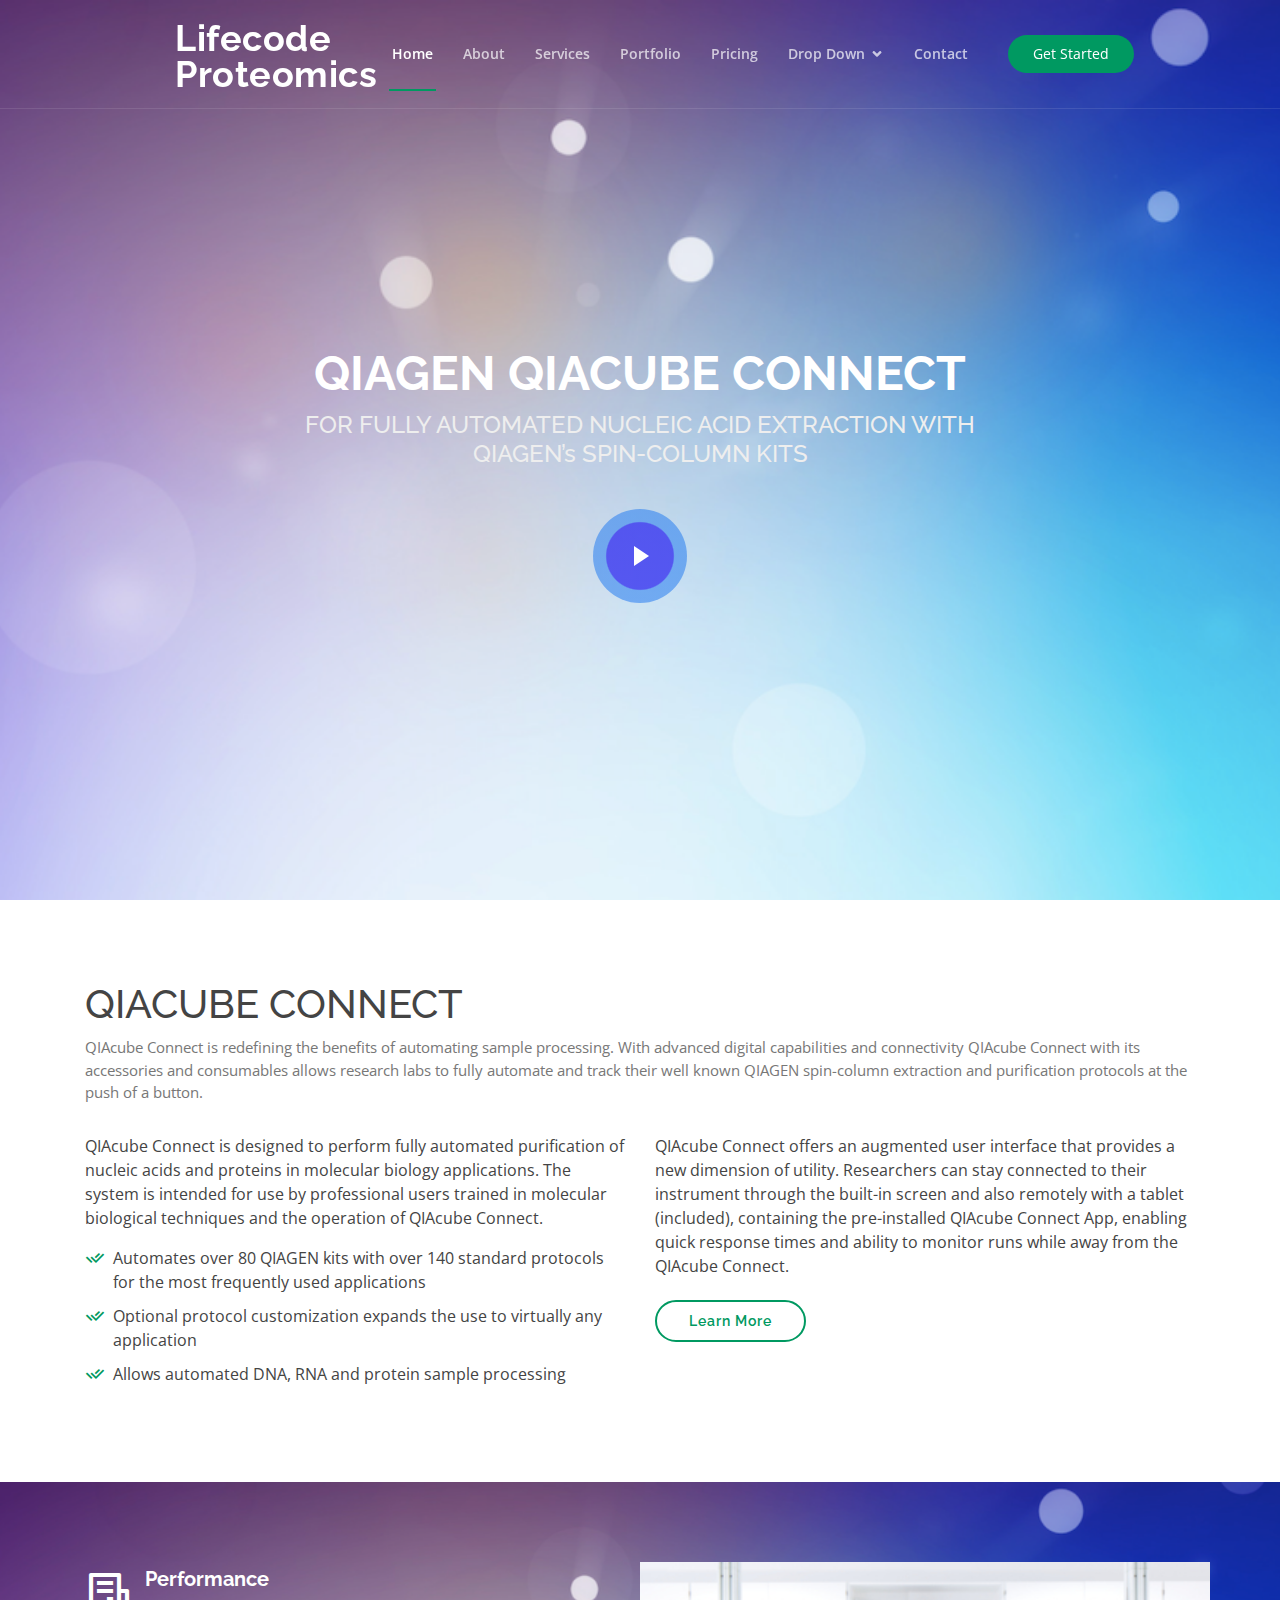
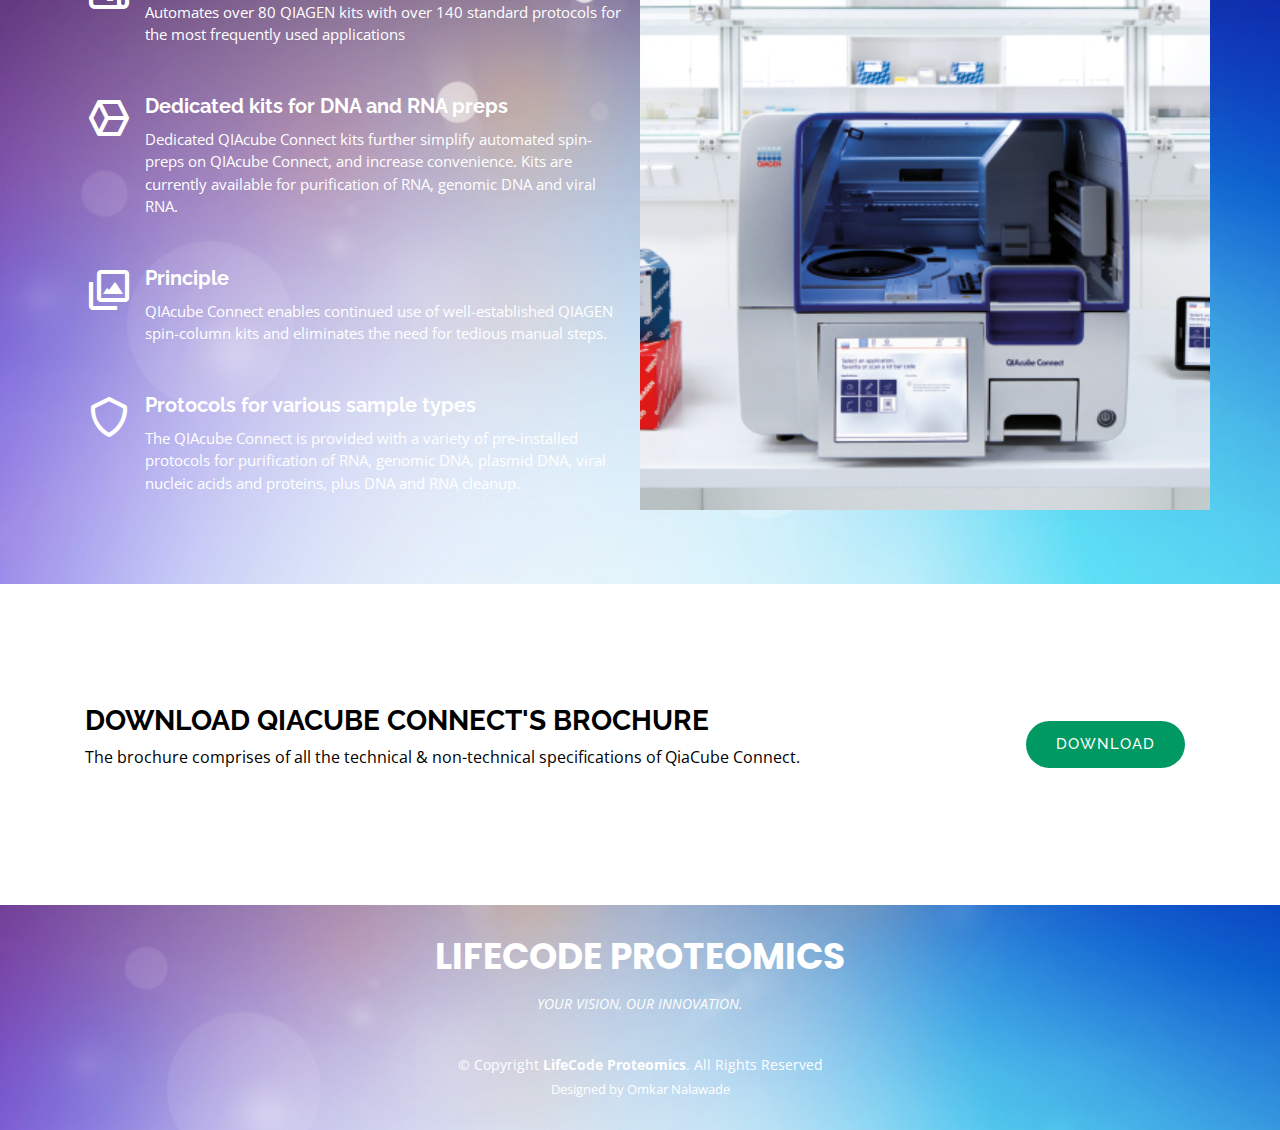
<file: KnightOne/index.html>
<!DOCTYPE html>
<html lang="en">

<head>
  <meta charset="utf-8">
  <meta content="width=device-width, initial-scale=1.0" name="viewport">

  <title>Qiacube Connect</title>
  <meta content="" name="descriptison">
  <meta content="" name="keywords">

  <!-- Favicons -->
  <link href="assets/img/favicon.png" rel="icon">
  <link href="assets/img/apple-touch-icon.png" rel="apple-touch-icon">

  <!-- Google Fonts -->
  <link href="https://fonts.googleapis.com/css?family=Open+Sans:300,300i,400,400i,600,600i,700,700i|Raleway:300,300i,400,400i,500,500i,600,600i,700,700i|Poppins:300,300i,400,400i,500,500i,600,600i,700,700i" rel="stylesheet">

  <!-- Vendor CSS Files -->
  <link href="assets/vendor/bootstrap/css/bootstrap.min.css" rel="stylesheet">
  <link href="assets/vendor/icofont/icofont.min.css" rel="stylesheet">
  <link href="assets/vendor/boxicons/css/boxicons.min.css" rel="stylesheet">
  <link href="assets/vendor/remixicon/remixicon.css" rel="stylesheet">
  <link href="assets/vendor/venobox/venobox.css" rel="stylesheet">
  <link href="assets/vendor/owl.carousel/assets/owl.carousel.min.css" rel="stylesheet">

  <!-- Template Main CSS File -->
  <link href="assets/css/style.css" rel="stylesheet">

  <!-- =======================================================
  * Template Name: KnightOne - v2.0.0
  * Template URL: https://bootstrapmade.com/knight-simple-one-page-bootstrap-template/
  * Author: BootstrapMade.com
  * License: https://bootstrapmade.com/license/
  ======================================================== -->
</head>

<body>

  <!-- ======= Header ======= -->
  <header id="header" class="fixed-top ">
    <div class="container-fluid">

      <div class="row justify-content-center">
        <div class="col-xl-9 d-flex align-items-center justify-content-between">
          <h1 class="logo"><a href="index.html">Lifecode <br>Proteomics </br><h3></h3></a></h1>

          
          <!-- Uncomment below if you prefer to use an image logo -->
          <!-- <a href="index.html" class="logo"><img src="assets/img/logo.png" alt="" class="img-fluid"></a>-->

          <nav class="nav-menu d-none d-lg-block">
            <ul>
              <li class="active"><a href="index.html">Home</a></li>
              <li><a href="#about">About</a></li>
              <li><a href="#services">Services</a></li>
              <li><a href="#portfolio">Portfolio</a></li>
              <li><a href="#pricing">Pricing</a></li>
              <li class="drop-down"><a href="">Drop Down</a>
                <ul>
                  <li><a href="#">Drop Down 1</a></li>
                  <li class="drop-down"><a href="#">Deep Drop Down</a>
                    <ul>
                      <li><a href="#">Deep Drop Down 1</a></li>
                      <li><a href="#">Deep Drop Down 2</a></li>
                      <li><a href="#">Deep Drop Down 3</a></li>
                      <li><a href="#">Deep Drop Down 4</a></li>
                      <li><a href="#">Deep Drop Down 5</a></li>
                    </ul>
                  </li>
                  <li><a href="#">Drop Down 2</a></li>
                  <li><a href="#">Drop Down 3</a></li>
                  <li><a href="#">Drop Down 4</a></li>
                </ul>
              </li>
              <li><a href="#contact">Contact</a></li>

            </ul>
          </nav><!-- .nav-menu -->

          <a href="#about" class="get-started-btn scrollto">Get Started</a>
        </div>
      </div>

    </div>
  </header><!-- End Header -->

  <!-- ======= Hero Section ======= -->
  <section id="hero" class="d-flex flex-column justify-content-center">
    <div class="container">
      <div class="row justify-content-center">
        <div class="col-xl-8">
          <h1>QIAGEN QIACUBE CONNECT</h1>
          <h2>FOR FULLY AUTOMATED NUCLEIC ACID EXTRACTION WITH QIAGEN’s SPIN-COLUMN KITS</h2>
          <a href="https://www.youtube.com/watch?v=24AgLbOrIzY" class="venobox play-btn mb-4" data-vbtype="video" data-autoplay="true"></a>
        </div>
      </div>
    </div>
  </section><!-- End Hero -->

  <main id="main">

    
    
    
    
    
    <!-- ======= About Us Section ======= -->
    <section id="about" class="about">
      <div class="container">

        <div class="section-title">
          <h1>QIACUBE CONNECT</h1>
          <p>QIAcube Connect is redefining the benefits of automating sample processing. With advanced digital capabilities and connectivity QIAcube Connect with its accessories and consumables allows research labs to fully automate and track their well known QIAGEN spin-column extraction and purification protocols at the push of a button.</p>
        </div>

        <div class="row content">
          <div class="col-lg-6">
            <p>
              QIAcube Connect is designed to perform fully automated purification of nucleic acids and proteins in molecular biology applications. The system is intended for use by professional users trained in molecular biological techniques and the operation of QIAcube Connect.
            </p>
            <ul>
              <li><i class="ri-check-double-line"></i> Automates over 80 QIAGEN kits with over 140 standard protocols for the most frequently used applications</li>
              <li><i class="ri-check-double-line"></i> Optional protocol customization expands the use to virtually any application</li>
              <li><i class="ri-check-double-line"></i> Allows automated DNA, RNA and protein sample processing</li>
            </ul>
          </div>
          <div class="col-lg-6 pt-4 pt-lg-0">
            <p>
              QIAcube Connect offers an augmented user interface that provides a new dimension of utility. Researchers can stay connected to their instrument through the built-in screen and also remotely with a tablet (included), containing the pre-installed QIAcube Connect App, enabling quick response times and ability to monitor runs while away from the QIAcube Connect.
            </p>
            <a href="#" class="btn-learn-more">Learn More</a>
          </div>
        </div>

      </div>
    </section><!-- End About Us Section -->





    <!-- ======= Features Section ======= -->

    <section id="features" class="features">
      <div class="container">

        <div class="row">
          <div class="col-lg-6 order-2 order-lg-1">
            <div class="icon-box mt-5 mt-lg-0">
              <i class="bx bx-receipt"></i>
              <h4>Performance</h4>
              <p>Automates over 80 QIAGEN kits with over 140 standard protocols for the most frequently used applications</p>
            </div>
            <div class="icon-box mt-5">
              <i class="bx bx-cube-alt"></i>
              <h4>Dedicated kits for DNA and RNA preps</h4>
              <p>Dedicated QIAcube Connect kits further simplify automated spin-preps on QIAcube Connect, and increase convenience. Kits are currently available for purification of RNA, genomic DNA and viral RNA.</p>
            </div>
            <div class="icon-box mt-5">
              <i class="bx bx-images"></i>
              <h4>Principle</h4>
              <p>QIAcube Connect enables continued use of well-established QIAGEN spin-column kits and eliminates the need for tedious manual steps.  </p>
            </div>
            <div class="icon-box mt-5">
              <i class="bx bx-shield"></i>
              <h4>Protocols for various sample types</h4>
              <p>The QIAcube Connect is provided with a variety of pre-installed protocols for purification of RNA, genomic DNA, plasmid DNA, viral nucleic acids and proteins, plus DNA and RNA cleanup.</p>
            </div>
          </div>
          <div class="image col-lg-6 order-1 order-lg-2" style='background-image: url("assets/img/qiacubeConn.jpeg");'></div>
        </div>

      </div>
    </section>

        <!-- End Features Section -->





    
    
    
    
    
    
    
    <!-- ======= Services Section ======= -->
    <!-- <section id="services" class="services">
      <div class="container">

        <div class="section-title">
          <h2>Services</h2>
          <p>Magnam dolores commodi suscipit. Necessitatibus eius consequatur ex aliquid fuga eum quidem. Sit sint consectetur velit. Quisquam quos quisquam cupiditate. Et nemo qui impedit suscipit alias ea. Quia fugiat sit in iste officiis commodi quidem hic quas.</p>
        </div>

        <div class="row">
          <div class="col-lg-4 col-md-6 d-flex align-items-stretch">
            <div class="icon-box">
              <div class="icon"><i class="bx bxl-dribbble"></i></div>
              <h4><a href="">Lorem Ipsum</a></h4>
              <p>Voluptatum deleniti atque corrupti quos dolores et quas molestias excepturi</p>
            </div>
          </div>

          <div class="col-lg-4 col-md-6 d-flex align-items-stretch mt-4 mt-md-0">
            <div class="icon-box">
              <div class="icon"><i class="bx bx-file"></i></div>
              <h4><a href="">Sed ut perspiciatis</a></h4>
              <p>Duis aute irure dolor in reprehenderit in voluptate velit esse cillum dolore</p>
            </div>
          </div>

          <div class="col-lg-4 col-md-6 d-flex align-items-stretch mt-4 mt-lg-0">
            <div class="icon-box">
              <div class="icon"><i class="bx bx-tachometer"></i></div>
              <h4><a href="">Magni Dolores</a></h4>
              <p>Excepteur sint occaecat cupidatat non proident, sunt in culpa qui officia</p>
            </div>
          </div>

          <div class="col-lg-4 col-md-6 d-flex align-items-stretch mt-4">
            <div class="icon-box">
              <div class="icon"><i class="bx bx-world"></i></div>
              <h4><a href="">Nemo Enim</a></h4>
              <p>At vero eos et accusamus et iusto odio dignissimos ducimus qui blanditiis</p>
            </div>
          </div>

          <div class="col-lg-4 col-md-6 d-flex align-items-stretch mt-4">
            <div class="icon-box">
              <div class="icon"><i class="bx bx-slideshow"></i></div>
              <h4><a href="">Dele cardo</a></h4>
              <p>Quis consequatur saepe eligendi voluptatem consequatur dolor consequuntur</p>
            </div>
          </div>

          <div class="col-lg-4 col-md-6 d-flex align-items-stretch mt-4">
            <div class="icon-box">
              <div class="icon"><i class="bx bx-arch"></i></div>
              <h4><a href="">Divera don</a></h4>
              <p>Modi nostrum vel laborum. Porro fugit error sit minus sapiente sit aspernatur</p>
            </div>
          </div>

        </div>

      </div>
    </section> -->
    <!-- End Services Section -->

    
    
    
    
    
    
    
    <!-- ======= Cta Section ======= -->
    <section id="cta" class="cta">
      <div class="container">

        <div class="row">
          <div class="col-lg-9 text-center text-lg-left">
            <h3>DOWNLOAD QIACUBE CONNECT'S BROCHURE</h3>
            <p> The brochure comprises of all the technical & non-technical specifications of QiaCube Connect.</p>
          </div>
          <div class="col-lg-3 cta-btn-container text-center">
            <a class="cta-btn align-middle" href="/QiaConnect.pdf" download="QiaCube Connect Brochure">DOWNLOAD</a>
          </div>
        </div>

      </div>
    </section><!-- End Cta Section -->


    
      
      
      
      
      
      <!-- ======= Clients Section ======= -->
<!--
    <section id="clients" class="clients">
      <div class="container">

        <div class="row no-gutters clients-wrap clearfix wow fadeInUp">

          <div class="col-lg-3 col-md-4 col-xs-6">
            <div class="client-logo">
              <img src="assets/img/clients/client-1.png" class="img-fluid" alt="">
            </div>
          </div>

          <div class="col-lg-3 col-md-4 col-xs-6">
            <div class="client-logo">
              <img src="assets/img/clients/client-2.png" class="img-fluid" alt="">
            </div>
          </div>

          <div class="col-lg-3 col-md-4 col-xs-6">
            <div class="client-logo">
              <img src="assets/img/clients/client-3.png" class="img-fluid" alt="">
            </div>
          </div>

          <div class="col-lg-3 col-md-4 col-xs-6">
            <div class="client-logo">
              <img src="assets/img/clients/client-4.png" class="img-fluid" alt="">
            </div>
          </div>

          <div class="col-lg-3 col-md-4 col-xs-6">
            <div class="client-logo">
              <img src="assets/img/clients/client-5.png" class="img-fluid" alt="">
            </div>
          </div>

          <div class="col-lg-3 col-md-4 col-xs-6">
            <div class="client-logo">
              <img src="assets/img/clients/client-6.png" class="img-fluid" alt="">
            </div>
          </div>

          <div class="col-lg-3 col-md-4 col-xs-6">
            <div class="client-logo">
              <img src="assets/img/clients/client-7.png" class="img-fluid" alt="">
            </div>
          </div>

          <div class="col-lg-3 col-md-4 col-xs-6">
            <div class="client-logo">
              <img src="assets/img/clients/client-8.png" class="img-fluid" alt="">
            </div>
          </div>

        </div>

      </div>
    </section>
-->
      <!-- End Clients Section -->

   
      
      
      
      <!-- ======= Counts Section ======= -->
<!--
    <section id="counts" class="counts">
      <div class="container">

        <div class="text-center title">
          <h3>What we have achieved so far</h3>
          <p>Iusto et labore modi qui sapiente xpedita tempora et aut non ipsum consequatur illo.</p>
        </div>

        <div class="row counters">

          <div class="col-lg-3 col-6 text-center">
            <span data-toggle="counter-up">232</span>
            <p>Clients</p>
          </div>

          <div class="col-lg-3 col-6 text-center">
            <span data-toggle="counter-up">521</span>
            <p>Projects</p>
          </div>

          <div class="col-lg-3 col-6 text-center">
            <span data-toggle="counter-up">1,463</span>
            <p>Hours Of Support</p>
          </div>

          <div class="col-lg-3 col-6 text-center">
            <span data-toggle="counter-up">15</span>
            <p>Hard Workers</p>
          </div>

        </div>

      </div>
    </section>
-->
      <!-- End Counts Section -->

    
      
      
      <!-- ======= Portfolio Section ======= -->
    <!-- <section id="portfolio" class="portfolio">
      <div class="container">

        <div class="section-title">
          <h2>Portfolio</h2>
          <p>Magnam dolores commodi suscipit. Necessitatibus eius consequatur ex aliquid fuga eum quidem. Sit sint consectetur velit. Quisquam quos quisquam cupiditate. Et nemo qui impedit suscipit alias ea. Quia fugiat sit in iste officiis commodi quidem hic quas.</p>
        </div>

        <div class="row">
          <div class="col-lg-12 d-flex justify-content-center">
            <ul id="portfolio-flters">
              <li data-filter="*" class="filter-active">All</li>
              <li data-filter=".filter-app">App</li>
              <li data-filter=".filter-card">Card</li>
              <li data-filter=".filter-web">Web</li>
            </ul>
          </div>
        </div>

        <div class="row portfolio-container">

          <div class="col-lg-4 col-md-6 portfolio-item filter-app">
            <img src="assets/img/portfolio/portfolio-1.jpg" class="img-fluid" alt="">
            <div class="portfolio-info">
              <h4>App 1</h4>
              <p>App</p>
              <a href="assets/img/portfolio/portfolio-1.jpg" data-gall="portfolioGallery" class="venobox preview-link" title="App 1"><i class="bx bx-plus"></i></a>
              <a href="portfolio-details.html" class="details-link" title="More Details"><i class="bx bx-link"></i></a>
            </div>
          </div>

          <div class="col-lg-4 col-md-6 portfolio-item filter-web">
            <img src="assets/img/portfolio/portfolio-2.jpg" class="img-fluid" alt="">
            <div class="portfolio-info">
              <h4>Web 3</h4>
              <p>Web</p>
              <a href="assets/img/portfolio/portfolio-2.jpg" data-gall="portfolioGallery" class="venobox preview-link" title="Web 3"><i class="bx bx-plus"></i></a>
              <a href="portfolio-details.html" class="details-link" title="More Details"><i class="bx bx-link"></i></a>
            </div>
          </div>

          <div class="col-lg-4 col-md-6 portfolio-item filter-app">
            <img src="assets/img/portfolio/portfolio-3.jpg" class="img-fluid" alt="">
            <div class="portfolio-info">
              <h4>App 2</h4>
              <p>App</p>
              <a href="assets/img/portfolio/portfolio-3.jpg" data-gall="portfolioGallery" class="venobox preview-link" title="App 2"><i class="bx bx-plus"></i></a>
              <a href="portfolio-details.html" class="details-link" title="More Details"><i class="bx bx-link"></i></a>
            </div>
          </div>

          <div class="col-lg-4 col-md-6 portfolio-item filter-card">
            <img src="assets/img/portfolio/portfolio-4.jpg" class="img-fluid" alt="">
            <div class="portfolio-info">
              <h4>Card 2</h4>
              <p>Card</p>
              <a href="assets/img/portfolio/portfolio-4.jpg" data-gall="portfolioGallery" class="venobox preview-link" title="Card 2"><i class="bx bx-plus"></i></a>
              <a href="portfolio-details.html" class="details-link" title="More Details"><i class="bx bx-link"></i></a>
            </div>
          </div>

          <div class="col-lg-4 col-md-6 portfolio-item filter-web">
            <img src="assets/img/portfolio/portfolio-5.jpg" class="img-fluid" alt="">
            <div class="portfolio-info">
              <h4>Web 2</h4>
              <p>Web</p>
              <a href="assets/img/portfolio/portfolio-5.jpg" data-gall="portfolioGallery" class="venobox preview-link" title="Web 2"><i class="bx bx-plus"></i></a>
              <a href="portfolio-details.html" class="details-link" title="More Details"><i class="bx bx-link"></i></a>
            </div>
          </div>

          <div class="col-lg-4 col-md-6 portfolio-item filter-app">
            <img src="assets/img/portfolio/portfolio-6.jpg" class="img-fluid" alt="">
            <div class="portfolio-info">
              <h4>App 3</h4>
              <p>App</p>
              <a href="assets/img/portfolio/portfolio-6.jpg" data-gall="portfolioGallery" class="venobox preview-link" title="App 3"><i class="bx bx-plus"></i></a>
              <a href="portfolio-details.html" class="details-link" title="More Details"><i class="bx bx-link"></i></a>
            </div>
          </div>

          <div class="col-lg-4 col-md-6 portfolio-item filter-card">
            <img src="assets/img/portfolio/portfolio-7.jpg" class="img-fluid" alt="">
            <div class="portfolio-info">
              <h4>Card 1</h4>
              <p>Card</p>
              <a href="assets/img/portfolio/portfolio-7.jpg" data-gall="portfolioGallery" class="venobox preview-link" title="Card 1"><i class="bx bx-plus"></i></a>
              <a href="portfolio-details.html" class="details-link" title="More Details"><i class="bx bx-link"></i></a>
            </div>
          </div>

          <div class="col-lg-4 col-md-6 portfolio-item filter-card">
            <img src="assets/img/portfolio/portfolio-8.jpg" class="img-fluid" alt="">
            <div class="portfolio-info">
              <h4>Card 3</h4>
              <p>Card</p>
              <a href="assets/img/portfolio/portfolio-8.jpg" data-gall="portfolioGallery" class="venobox preview-link" title="Card 3"><i class="bx bx-plus"></i></a>
              <a href="portfolio-details.html" class="details-link" title="More Details"><i class="bx bx-link"></i></a>
            </div>
          </div>

          <div class="col-lg-4 col-md-6 portfolio-item filter-web">
            <img src="assets/img/portfolio/portfolio-9.jpg" class="img-fluid" alt="">
            <div class="portfolio-info">
              <h4>Web 3</h4>
              <p>Web</p>
              <a href="assets/img/portfolio/portfolio-9.jpg" data-gall="portfolioGallery" class="venobox preview-link" title="Web 3"><i class="bx bx-plus"></i></a>
              <a href="portfolio-details.html" class="details-link" title="More Details"><i class="bx bx-link"></i></a>
            </div>
          </div>

        </div>

      </div>
    </section> -->
    <!-- End Portfolio Section -->

    
      
      
      
      
      <!-- ======= Pricing Section ======= -->
<!--
    <section id="pricing" class="pricing">
      <div class="container">

        <div class="section-title">
          <h2>Pricing</h2>
          <p>Magnam dolores commodi suscipit. Necessitatibus eius consequatur ex aliquid fuga eum quidem. Sit sint consectetur velit. Quisquam quos quisquam cupiditate. Et nemo qui impedit suscipit alias ea. Quia fugiat sit in iste officiis commodi quidem hic quas.</p>
        </div>

        <div class="row">

          <div class="col-lg-4 col-md-6">
            <div class="box">
              <h3>Free</h3>
              <h4><sup>$</sup>0<span> / month</span></h4>
              <ul>
                <li>Aida dere</li>
                <li>Nec feugiat nisl</li>
                <li>Nulla at volutpat dola</li>
                <li class="na">Pharetra massa</li>
                <li class="na">Massa ultricies mi</li>
              </ul>
              <div class="btn-wrap">
                <a href="#" class="btn-buy">Buy Now</a>
              </div>
            </div>
          </div>

          <div class="col-lg-4 col-md-6 mt-4 mt-md-0">
            <div class="box recommended">
              <span class="recommended-badge">Recommended</span>
              <h3>Business</h3>
              <h4><sup>$</sup>19<span> / month</span></h4>
              <ul>
                <li>Aida dere</li>
                <li>Nec feugiat nisl</li>
                <li>Nulla at volutpat dola</li>
                <li>Pharetra massa</li>
                <li class="na">Massa ultricies mi</li>
              </ul>
              <div class="btn-wrap">
                <a href="#" class="btn-buy">Buy Now</a>
              </div>
            </div>
          </div>

          <div class="col-lg-4 col-md-6 mt-4 mt-lg-0">
            <div class="box">
              <h3>Developer</h3>
              <h4><sup>$</sup>29<span> / month</span></h4>
              <ul>
                <li>Aida dere</li>
                <li>Nec feugiat nisl</li>
                <li>Nulla at volutpat dola</li>
                <li>Pharetra massa</li>
                <li>Massa ultricies mi</li>
              </ul>
              <div class="btn-wrap">
                <a href="#" class="btn-buy">Buy Now</a>
              </div>
            </div>
          </div>

        </div>

      </div>
    </section>
-->
      <!-- End Pricing Section -->

    
      
      
      
      
      
      <!-- ======= Faq Section ======= -->
<!--
    <section id="faq" class="faq">
      <div class="container-fluid">

        <div class="row">

          <div class="col-lg-7 d-flex flex-column justify-content-center align-items-stretch  order-2 order-lg-1">

            <div class="content">
              <h3>Frequently Asked <strong>Questions</strong></h3>
              <p>
                Lorem ipsum dolor sit amet, consectetur adipiscing elit, sed do eiusmod tempor incididunt ut labore et dolore magna aliqua. Duis aute irure dolor in reprehenderit
              </p>
            </div>

            <div class="accordion-list">
              <ul>
                <li>
                  <a data-toggle="collapse" class="collapse" href="#accordion-list-1">Non consectetur a erat nam at lectus urna duis? <i class="bx bx-chevron-down icon-show"></i><i class="bx bx-chevron-up icon-close"></i></a>
                  <div id="accordion-list-1" class="collapse show" data-parent=".accordion-list">
                    <p>
                      Feugiat pretium nibh ipsum consequat. Tempus iaculis urna id volutpat lacus laoreet non curabitur gravida. Venenatis lectus magna fringilla urna porttitor rhoncus dolor purus non.
                    </p>
                  </div>
                </li>

                <li>
                  <a data-toggle="collapse" href="#accordion-list-2" class="collapsed">Feugiat scelerisque varius morbi enim nunc? <i class="bx bx-chevron-down icon-show"></i><i class="bx bx-chevron-up icon-close"></i></a>
                  <div id="accordion-list-2" class="collapse" data-parent=".accordion-list">
                    <p>
                      Dolor sit amet consectetur adipiscing elit pellentesque habitant morbi. Id interdum velit laoreet id donec ultrices. Fringilla phasellus faucibus scelerisque eleifend donec pretium. Est pellentesque elit ullamcorper dignissim. Mauris ultrices eros in cursus turpis massa tincidunt dui.
                    </p>
                  </div>
                </li>

                <li>
                  <a data-toggle="collapse" href="#accordion-list-3" class="collapsed">Dolor sit amet consectetur adipiscing elit? <i class="bx bx-chevron-down icon-show"></i><i class="bx bx-chevron-up icon-close"></i></a>
                  <div id="accordion-list-3" class="collapse" data-parent=".accordion-list">
                    <p>
                      Eleifend mi in nulla posuere sollicitudin aliquam ultrices sagittis orci. Faucibus pulvinar elementum integer enim. Sem nulla pharetra diam sit amet nisl suscipit. Rutrum tellus pellentesque eu tincidunt. Lectus urna duis convallis convallis tellus. Urna molestie at elementum eu facilisis sed odio morbi quis
                    </p>
                  </div>
                </li>

              </ul>
            </div>

          </div>

          <div class="col-lg-5 align-items-stretch order-1 order-lg-2 img" style='background-image: url("assets/img/faq.jpg");'>&nbsp;</div>
        </div>

      </div>
    </section> End Faq Section 
-->

    
      
      
      
      
      <!-- ======= Contact Section ======= -->
<!--
    <section id="contact" class="contact">
      <div class="container">

        <div class="section-title">
          <h2>Contact</h2>
          <p>Magnam dolores commodi suscipit. Necessitatibus eius consequatur ex aliquid fuga eum quidem. Sit sint consectetur velit. Quisquam quos quisquam cupiditate. Et nemo qui impedit suscipit alias ea. Quia fugiat sit in iste officiis commodi quidem hic quas.</p>
        </div>
      </div>

      <div>
        <iframe style="border:0; width: 100%; height: 350px;" src="https://www.google.com/maps/embed?pb=!1m14!1m8!1m3!1d12097.433213460943!2d-74.0062269!3d40.7101282!3m2!1i1024!2i768!4f13.1!3m3!1m2!1s0x0%3A0xb89d1fe6bc499443!2sDowntown+Conference+Center!5e0!3m2!1smk!2sbg!4v1539943755621" frameborder="0" allowfullscreen></iframe>
      </div>

      <div class="container">

        <div class="row mt-5">

          <div class="col-lg-4">
            <div class="info">
              <div class="address">
                <i class="ri-map-pin-line"></i>
                <h4>Location:</h4>
                <p>A108 Adam Street, New York, NY 535022</p>
              </div>

              <div class="email">
                <i class="ri-mail-line"></i>
                <h4>Email:</h4>
                <p>info@example.com</p>
              </div>

              <div class="phone">
                <i class="ri-phone-line"></i>
                <h4>Call:</h4>
                <p>+1 5589 55488 55s</p>
              </div>

            </div>

          </div>

          <div class="col-lg-8 mt-5 mt-lg-0">

            <form action="forms/contact.php" method="post" role="form" class="php-email-form">
              <div class="form-row">
                <div class="col-md-6 form-group">
                  <input type="text" name="name" class="form-control" id="name" placeholder="Your Name" data-rule="minlen:4" data-msg="Please enter at least 4 chars" />
                  <div class="validate"></div>
                </div>
                <div class="col-md-6 form-group">
                  <input type="email" class="form-control" name="email" id="email" placeholder="Your Email" data-rule="email" data-msg="Please enter a valid email" />
                  <div class="validate"></div>
                </div>
              </div>
              <div class="form-group">
                <input type="text" class="form-control" name="subject" id="subject" placeholder="Subject" data-rule="minlen:4" data-msg="Please enter at least 8 chars of subject" />
                <div class="validate"></div>
              </div>
              <div class="form-group">
                <textarea class="form-control" name="message" rows="5" data-rule="required" data-msg="Please write something for us" placeholder="Message"></textarea>
                <div class="validate"></div>
              </div>
              <div class="mb-3">
                <div class="loading">Loading</div>
                <div class="error-message"></div>
                <div class="sent-message">Your message has been sent. Thank you!</div>
              </div>
              <div class="text-center"><button type="submit">Send Message</button></div>
            </form>

          </div>

        </div>

      </div>
    </section> End Contact Section 
-->

<!--  </main> End #main -->

  <!-- ======= Footer ======= -->
  <footer id="footer">
    <div class="container">
      <h3>LIFECODE PROTEOMICS</h3>
      <p>YOUR VISION, OUR INNOVATION.</p>
      <!-- <div class="social-links">
        <a href="#" class="twitter"><i class="bx bxl-twitter"></i></a>
        <a href="#" class="facebook"><i class="bx bxl-facebook"></i></a>
        <a href="#" class="instagram"><i class="bx bxl-instagram"></i></a>
        <a href="#" class="google-plus"><i class="bx bxl-skype"></i></a>
        <a href="#" class="linkedin"><i class="bx bxl-linkedin"></i></a>
      </div> -->
      <div class="copyright">
        &copy; Copyright <strong><span>LifeCode Proteomics</span></strong>. All Rights Reserved
      </div>
      <div class="credits">
        <!-- All the links in the footer should remain intact. -->
        <!-- You can delete the links only if you purchased the pro version. -->
        <!-- Licensing information: https://bootstrapmade.com/license/ -->
        <!-- Purchase the pro version with working PHP/AJAX contact form: https://bootstrapmade.com/knight-simple-one-page-bootstrap-template/ -->
        Designed by Omkar Nalawade
      </div>
    </div>
  </footer><!-- End Footer -->

  <div id="preloader"></div>
  <a href="#" class="back-to-top"><i class="ri-arrow-up-line"></i></a>

  <!-- Vendor JS Files -->
  <script src="assets/vendor/jquery/jquery.min.js"></script>
  <script src="assets/vendor/bootstrap/js/bootstrap.bundle.min.js"></script>
  <script src="assets/vendor/jquery.easing/jquery.easing.min.js"></script>
  <script src="assets/vendor/php-email-form/validate.js"></script>
  <script src="assets/vendor/waypoints/jquery.waypoints.min.js"></script>
  <script src="assets/vendor/counterup/counterup.min.js"></script>
  <script src="assets/vendor/isotope-layout/isotope.pkgd.min.js"></script>
  <script src="assets/vendor/venobox/venobox.min.js"></script>
  <script src="assets/vendor/owl.carousel/owl.carousel.min.js"></script>

  <!-- Template Main JS File -->
  <script src="assets/js/main.js"></script>

</body>

</html>
</file>
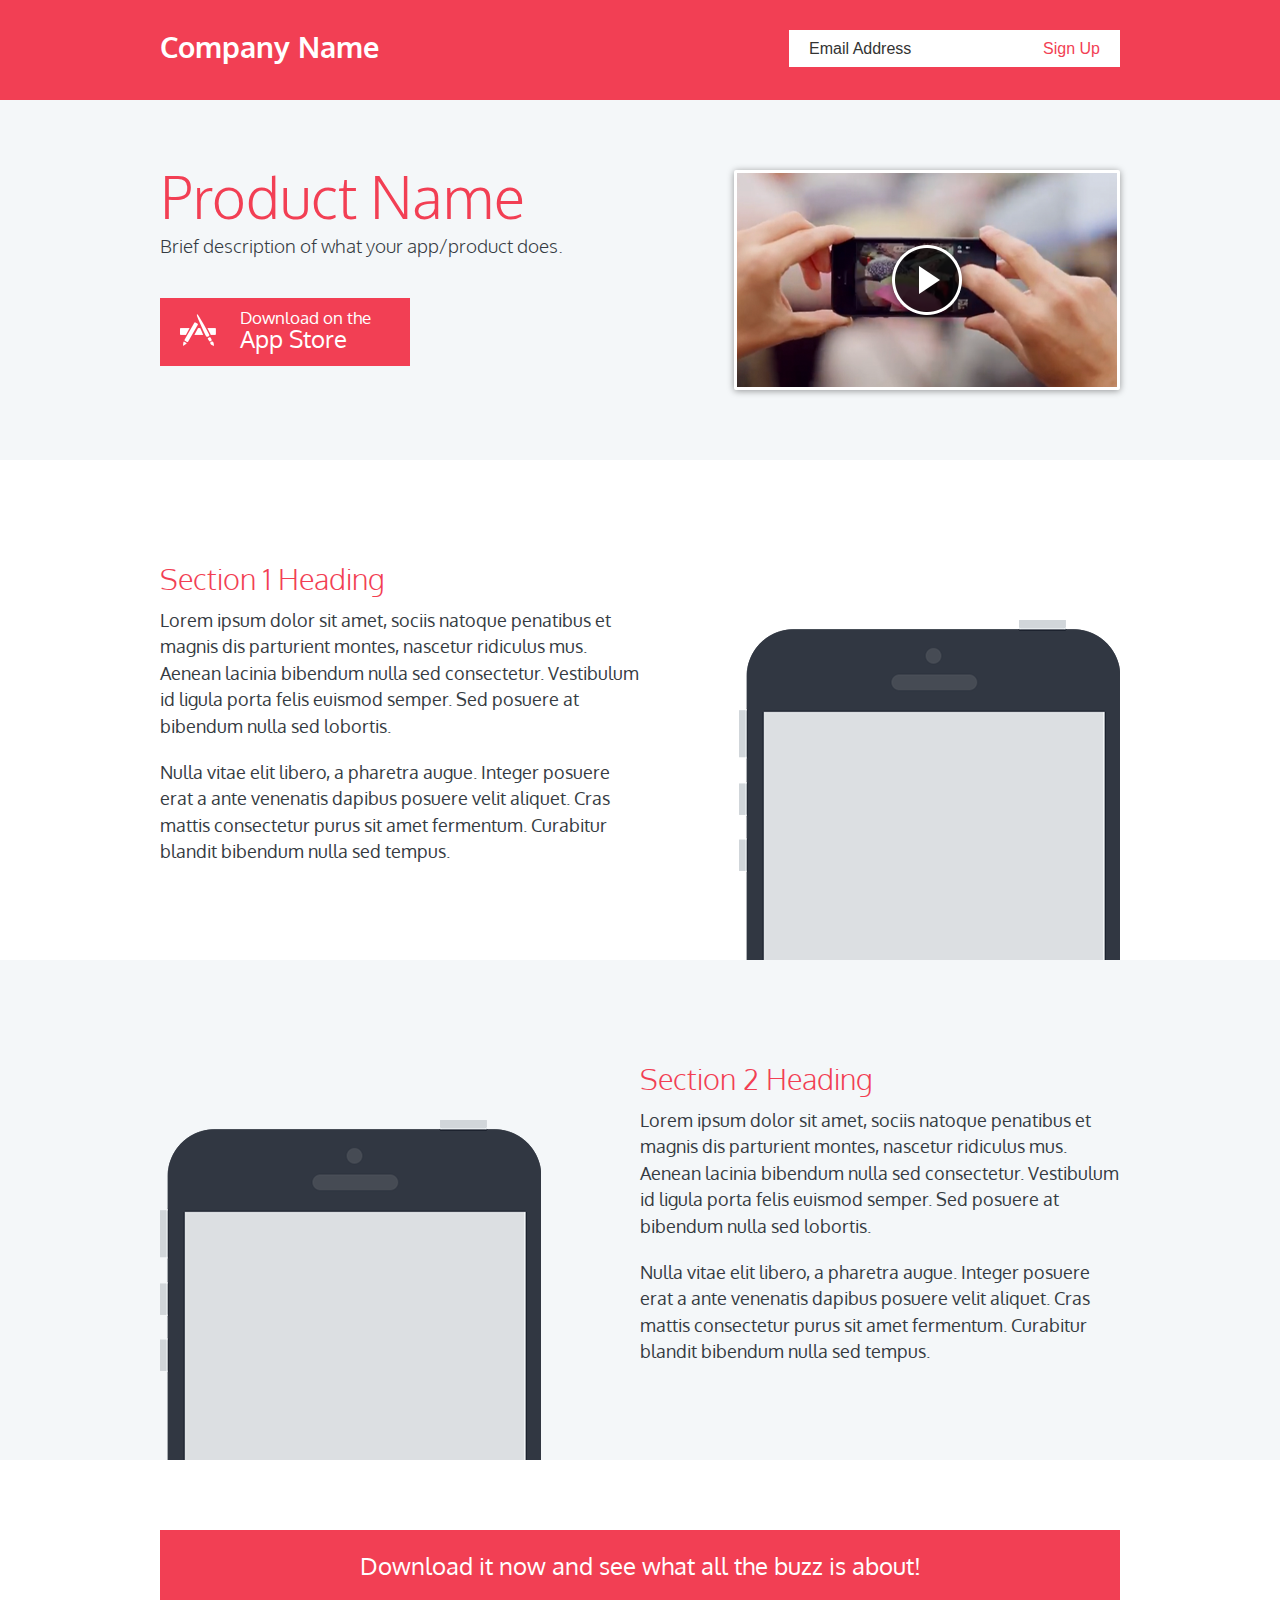
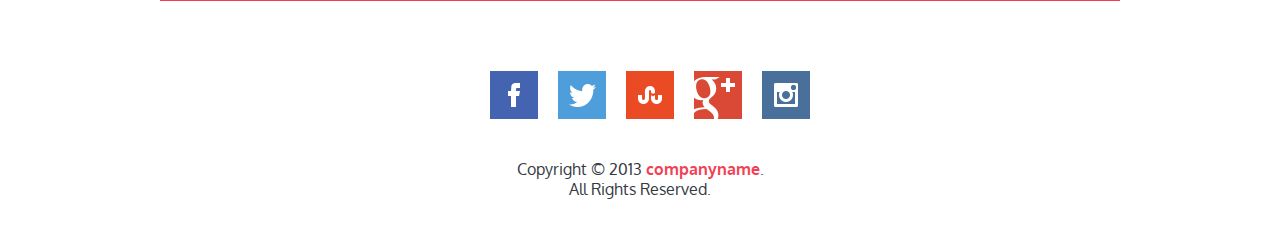
<file: Page_template/index.html>
<!doctype html>
<html>
<head>
	<title>Responsive App Page</title>
	<link rel="stylesheet" href="css/reset.css">
	<link rel="stylesheet" href="css/style.css">
	<link href='http://fonts.googleapis.com/css?family=Oxygen:400,300,700' rel='stylesheet' type='text/css'>
</head>
<body>
	<header>
		<div class="wrapper">
			<h1>Company Name</h1>
			<form>
				<input type="text" value="Email Address">
				<input type="button" value="Sign Up">
			</form>
			<div class="clear"></div>
		</div>
	</header>
	<div id="banner">
		<div class="wrapper">
			<section class="introduction">
				<h2>Product Name</h2>
				<p>Brief description of what your app/product does.</p>
				<a class="download icn-app-store" href="#"><span>Download on the</span><br/>App Store</a>
			</section>
			<section class="video">
				<a href="#"><img src="images/video-placeholder.png" alt="video-placeholder" /></a>
			</section>
			<div class="clear"></div>
		</div>
	</div>
	<div id="feature-section" class="feature-left">
		<div class="wrapper">
			<section class="description">
				<h3>Section 1 Heading</h3>
				<p>Lorem ipsum dolor sit amet, sociis natoque penatibus et magnis dis parturient montes, nascetur ridiculus mus. Aenean lacinia bibendum nulla sed consectetur. Vestibulum id ligula porta felis euismod semper. Sed posuere at bibendum nulla sed lobortis.</p>
			
				<p>Nulla vitae elit libero, a pharetra augue. Integer posuere erat a ante venenatis dapibus posuere velit aliquet. Cras mattis consectetur purus sit amet fermentum. Curabitur blandit bibendum nulla sed tempus.</p>
			</section>
			<section class="image">
				<img src="images/sample-image.png" alt="sample image" />
			</section>
			<div class="clear"></div>
		</div>
	</div>
	<div id="feature-section" class="feature-right">
		<div class="wrapper">
			<section class="description">
				<h3>Section 2 Heading</h3>
				<p>Lorem ipsum dolor sit amet, sociis natoque penatibus et magnis dis parturient montes, nascetur ridiculus mus. Aenean lacinia bibendum nulla sed consectetur. Vestibulum id ligula porta felis euismod semper. Sed posuere at bibendum nulla sed lobortis.</p>
			
				<p>Nulla vitae elit libero, a pharetra augue. Integer posuere erat a ante venenatis dapibus posuere velit aliquet. Cras mattis consectetur purus sit amet fermentum. Curabitur blandit bibendum nulla sed tempus.</p>
			</section>
			<section class="image">
				<img src="images/sample-image.png" alt="sample image" />
			</section>
			<div class="clear"></div>
		</div>
	</div>
	<div class="wrapper">
		<a class="wide-button" href="#">Download it now and see what all the buzz is about!</a>
	</div>
	<footer>
		<ul id="social-links">
			<li><a class="facebook" href="#">Facebook</a></li>
			<li><a class="twitter" href="#">Twitter</a></li>
			<li><a class="stumbleupon" href="#">Stumbleupon</a></li>
			<li><a class="google" href="#">Google+</a></li>
			<li><a class="instagram" href="#">Instagram</a></li>
		</ul>
		<section class="copyright">
			<p>Copyright &copy; 2013 <strong>companyname</strong>.<br/>
			All Rights Reserved.</p>
		</section>
	</footer>
</body>
</html>
</file>
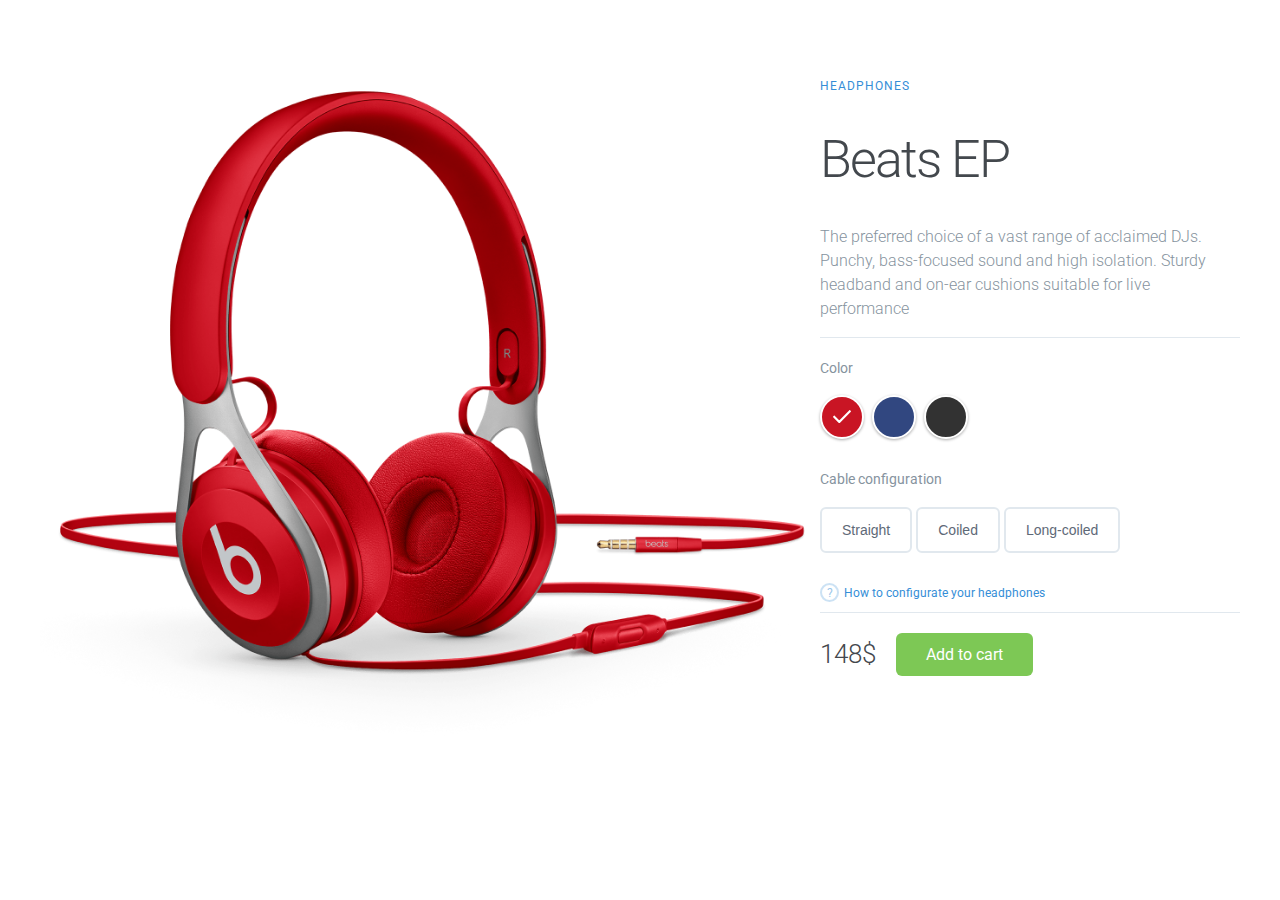
<file: product-page/index.html>
<!DOCTYPE html>
<html>
  <head>
    <meta charset="utf-8">
    <meta name="viewport" content="width=device-width, initial-scale=1">
    <title>Tutorial</title>
    <!-- Fonts -->
    <link href="https://fonts.googleapis.com/css?family=Roboto:300,400,500" rel="stylesheet">
    <!-- CSS -->
    <link href="style.css" rel="stylesheet">
    <meta name="robots" content="noindex,follow" />

  </head>

  <body>
    <main class="container">

      <!-- Left Column / Headphones Image -->
      <div class="left-column">
        <img data-image="black" src="images/black.png" alt="">
        <img data-image="blue" src="images/blue.png" alt="">
        <img data-image="red" class="active" src="images/red.png" alt="">
      </div>


      <!-- Right Column -->
      <div class="right-column">

        <!-- Product Description -->
        <div class="product-description">
          <span>Headphones</span>
          <h1>Beats EP</h1>
          <p>The preferred choice of a vast range of acclaimed DJs. Punchy, bass-focused sound and high isolation. Sturdy headband and on-ear cushions suitable for live performance</p>
        </div>

        <!-- Product Configuration -->
        <div class="product-configuration">

          <!-- Product Color -->
          <div class="product-color">
            <span>Color</span>

            <div class="color-choose">
              <div>
                <input data-image="red" type="radio" id="red" name="color" value="red" checked>
                <label for="red"><span></span></label>
              </div>
              <div>
                <input data-image="blue" type="radio" id="blue" name="color" value="blue">
                <label for="blue"><span></span></label>
              </div>
              <div>
                <input data-image="black" type="radio" id="black" name="color" value="black">
                <label for="black"><span></span></label>
              </div>
            </div>

          </div>

          <!-- Cable Configuration -->
          <div class="cable-config">
            <span>Cable configuration</span>

            <div class="cable-choose">
              <button>Straight</button>
              <button>Coiled</button>
              <button>Long-coiled</button>
            </div>

            <a href="#">How to configurate your headphones</a>
          </div>
        </div>

        <!-- Product Pricing -->
        <div class="product-price">
          <span>148$</span>
          <a href="#" class="cart-btn">Add to cart</a>
        </div>
      </div>
    </main>

    <!-- Scripts -->
    <script src="https://cdnjs.cloudflare.com/ajax/libs/jquery/3.1.1/jquery.min.js" charset="utf-8"></script>
    <script src="script.js" charset="utf-8"></script>
  </body>
</html>
</file>
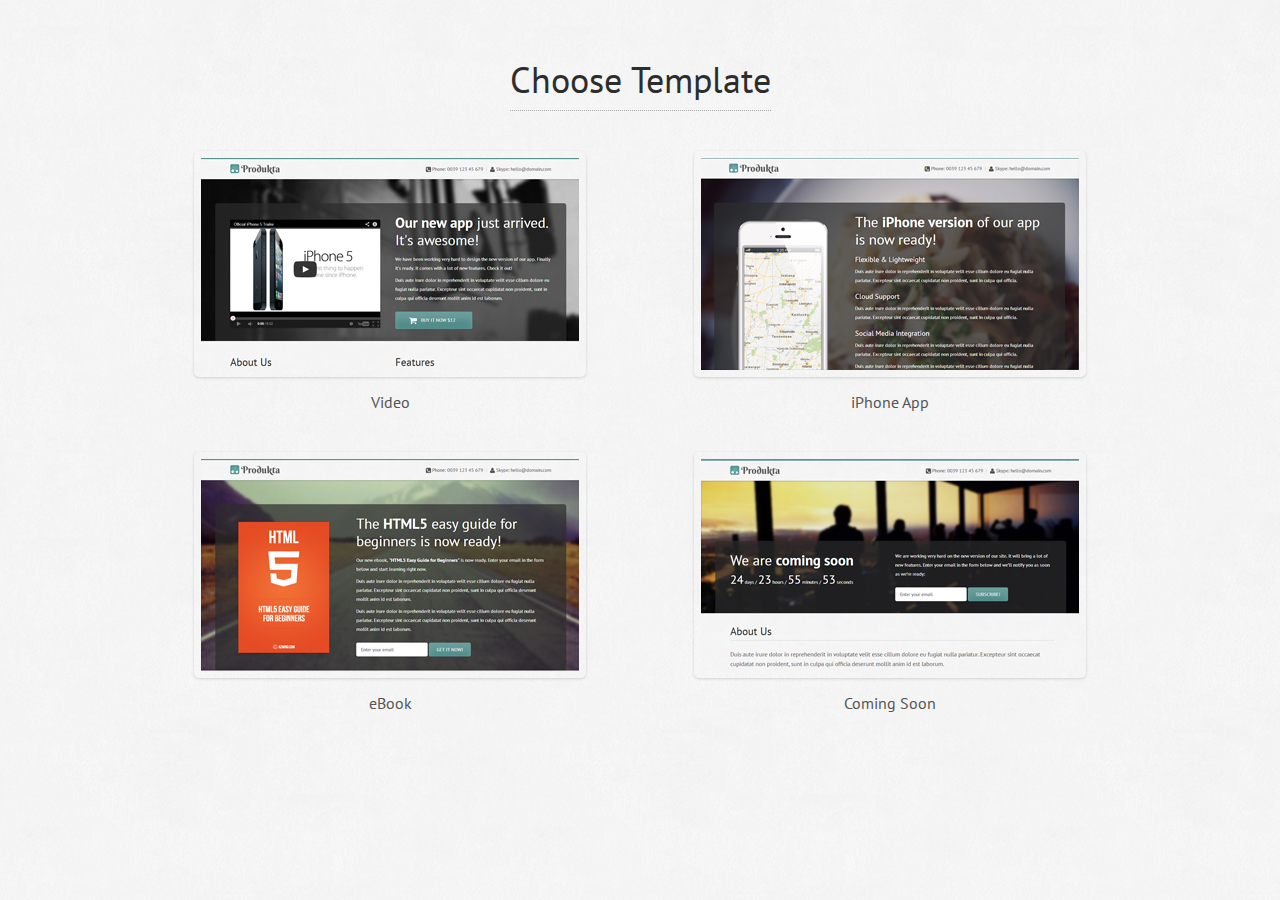
<file: produkta/index.html>
<!DOCTYPE html>
<html lang="en">

    <head>

        <meta charset="utf-8">
        <title>Produkta - Responsive Product Showcase</title>
        <meta name="viewport" content="width=device-width, initial-scale=1.0">
        <meta name="description" content="">
        <meta name="author" content="">

        <!-- CSS -->
        <link rel='stylesheet' href='http://fonts.googleapis.com/css?family=PT+Sans:400,700'>
        <link rel="stylesheet" href="assets/bootstrap/css/bootstrap.min.css">

        <!-- Favicon and touch icons -->
        <link rel="shortcut icon" href="assets/ico/favicon.ico">
        <link rel="apple-touch-icon-precomposed" sizes="144x144" href="assets/ico/apple-touch-icon-144-precomposed.png">
        <link rel="apple-touch-icon-precomposed" sizes="114x114" href="assets/ico/apple-touch-icon-114-precomposed.png">
        <link rel="apple-touch-icon-precomposed" sizes="72x72" href="assets/ico/apple-touch-icon-72-precomposed.png">
        <link rel="apple-touch-icon-precomposed" href="assets/ico/apple-touch-icon-57-precomposed.png">

        <style>
            body {
                background: #f8f8f8 url(assets/img/pattern.jpg);
                font-family: 'PT Sans', Helvetica, Arial, sans-serif;
                font-size: 16px;
                font-weight: 400;
                color: #555;
                text-align: center;
            }
            h1 {
                display: inline-block;
                margin-top: 60px;
                padding-bottom: 10px;
                font-size: 36px;
                font-weight: 400;
                color: #2d2d2d;
                border-bottom: 1px dotted #aaa;
            }
            a {
                display: inline-block;
                margin-top: 30px;
                -o-transition: all .2s;
                -moz-transition: all .2s;
                -webkit-transition: all .2s;
                -ms-transition: all .2s;
            }
            a:hover { opacity: 0.7; }
            img {
                padding: 7px;
                -moz-border-radius: 5px;
                -webkit-border-radius: 5px;
                border-radius: 5px;
                -moz-box-shadow: 0 1px 3px 0 rgba(0,0,0,.15);
                -webkit-box-shadow: 0 1px 3px 0 rgba(0,0,0,.15);
                box-shadow: 0 1px 3px 0 rgba(0,0,0,.15);
            }
            p {
                margin-top: 15px;
            }
            .bottom {
                height: 60px;
            }
        </style>

    </head>

    <body>

        <div class="container">

            <div class="row">
                <div class="span10 offset1">
                    <h1>Choose Template</h1>
                </div>
            </div>

            <div class="row">
                <div class="span5 offset1">
                    <a class="video" href="video.html"><img src="assets/img/screenshots/video.jpg" alt=""></a>
                    <p>Video</p>
                </div>
                <div class="span5">
                    <a class="iphone" href="iphone.html"><img src="assets/img/screenshots/iphone.jpg" alt=""></a>
                    <p>iPhone App</p>
                </div>
            </div>

            <div class="row">
                <div class="span5 offset1">
                    <a class="ebook" href="ebook.html"><img src="assets/img/screenshots/ebook.jpg" alt=""></a>
                    <p>eBook</p>
                </div>
                <div class="span5">
                    <a class="coming-soon" href="coming-soon.html"><img src="assets/img/screenshots/coming-soon.jpg" alt=""></a>
                    <p>Coming Soon</p>
                </div>
            </div>
            
        </div>

        <div class="bottom"></div>

    </body>

</html>
</file>
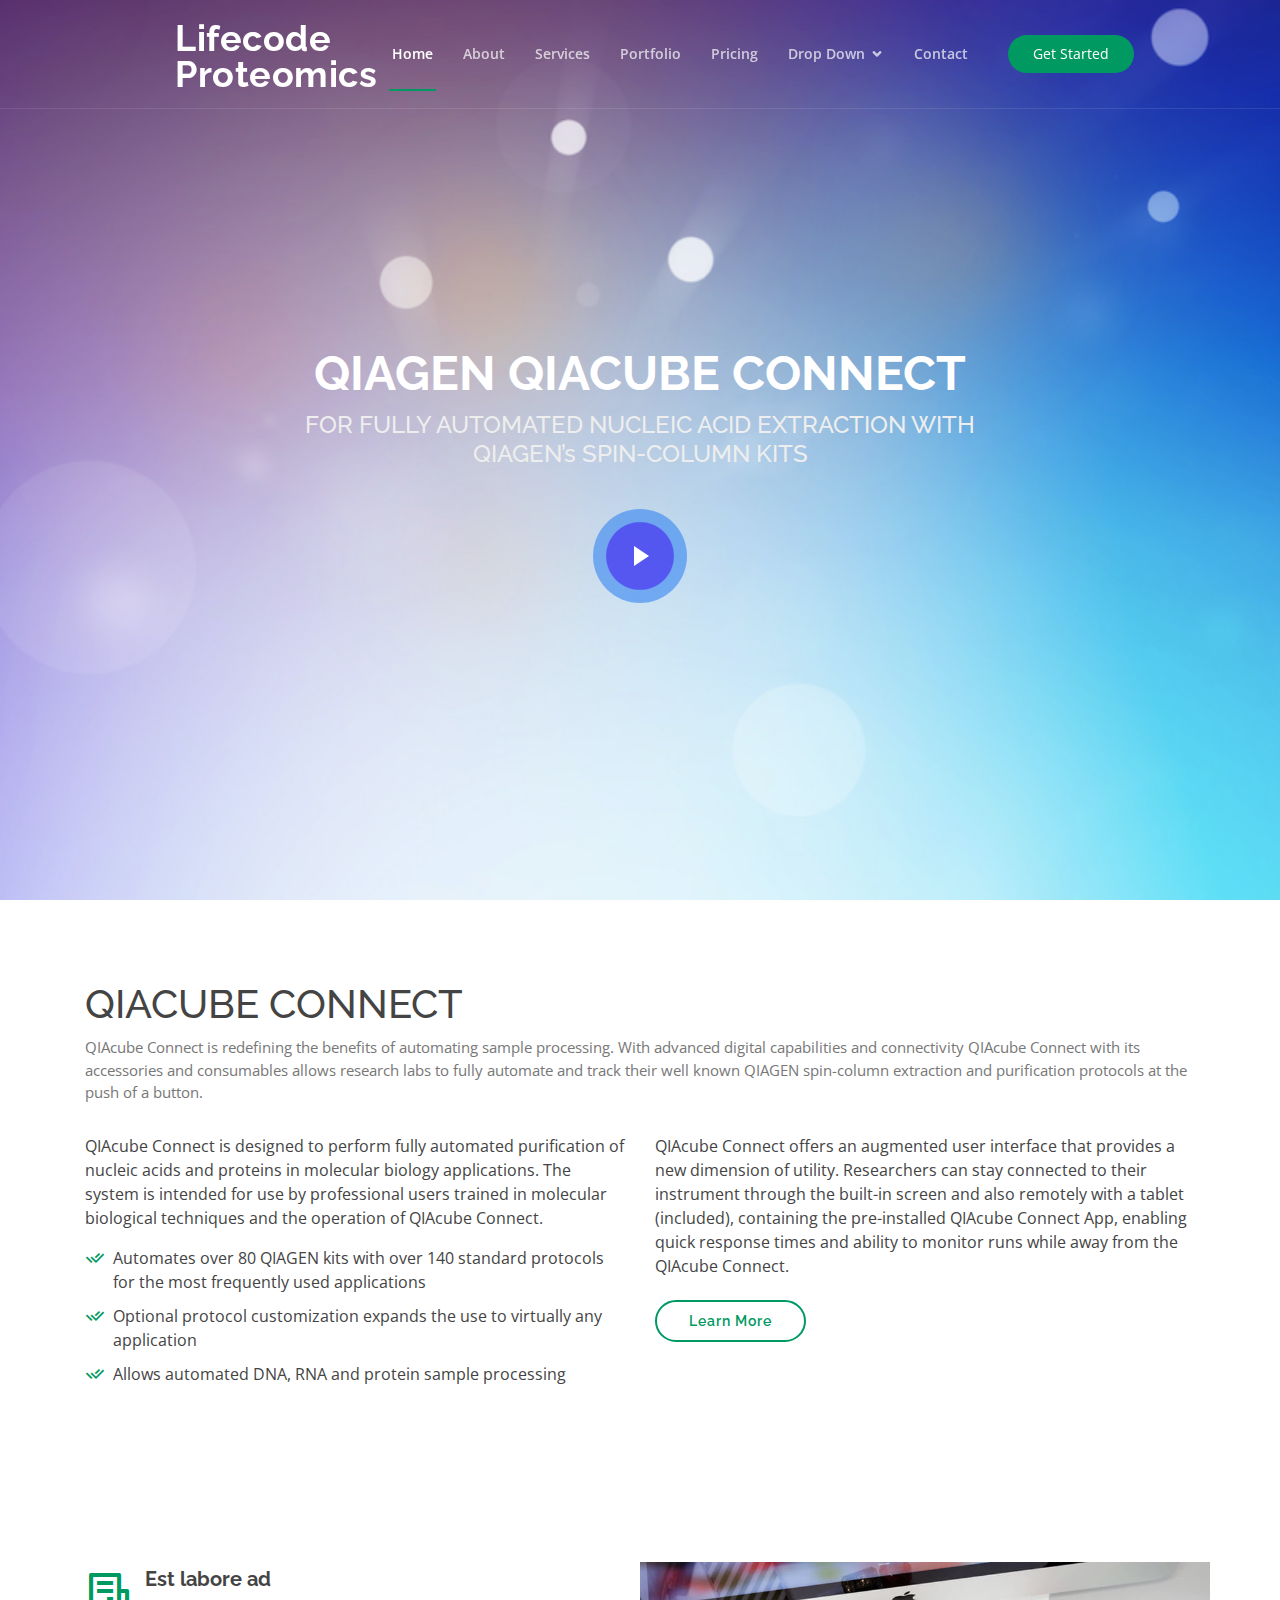
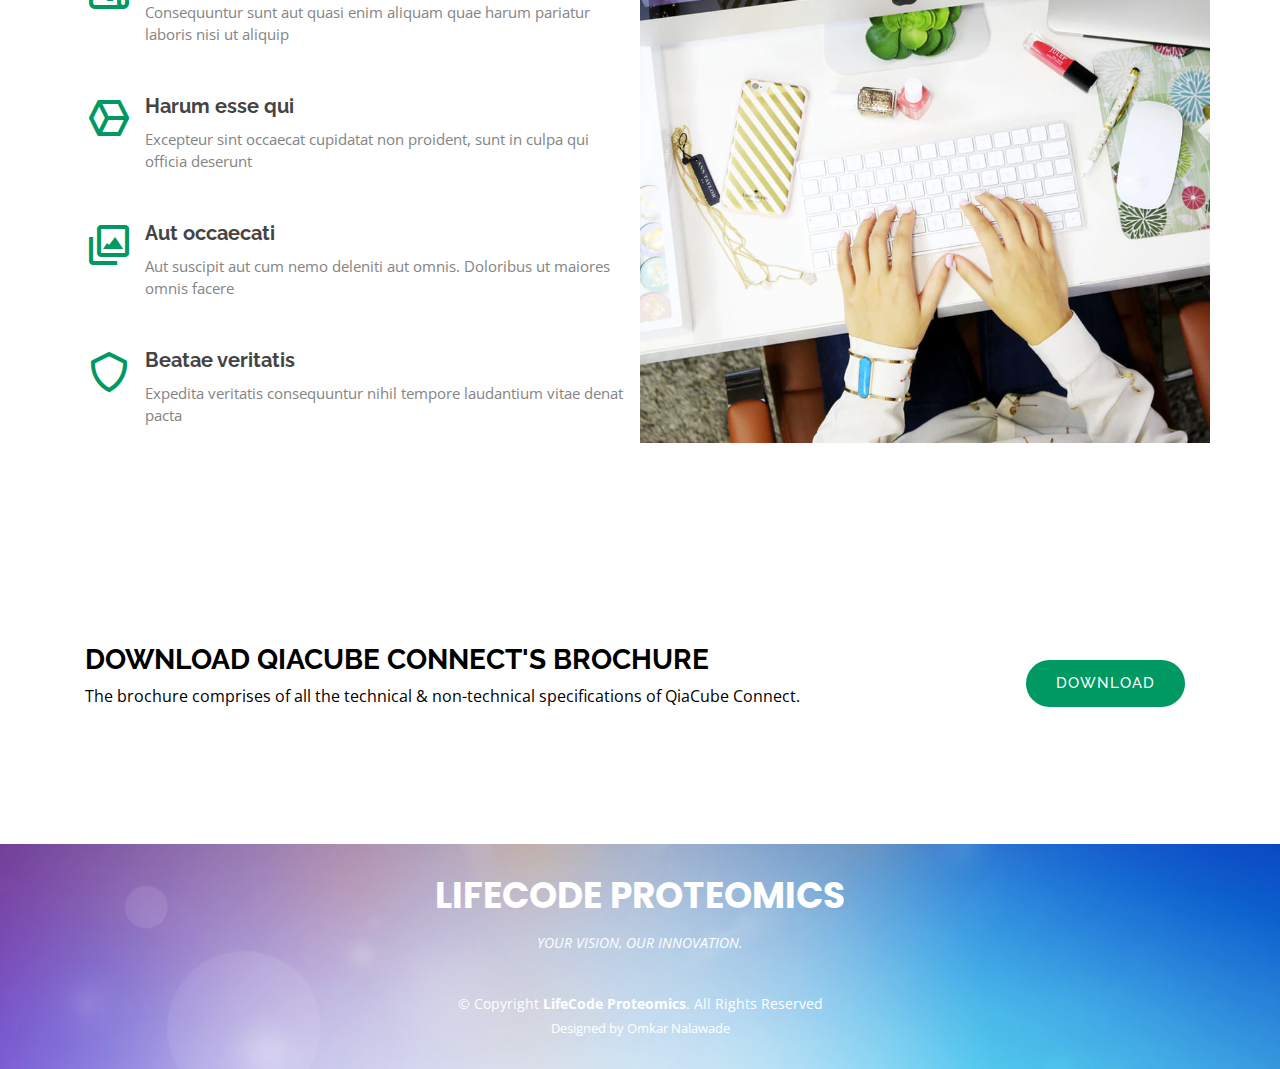
<file: Test/index.html>
<!DOCTYPE html>
<html lang="en">

<head>
  <meta charset="utf-8">
  <meta content="width=device-width, initial-scale=1.0" name="viewport">

  <title>Qiacube Connect</title>
  <meta content="" name="descriptison">
  <meta content="" name="keywords">

  <!-- Favicons -->
  <link href="assets/img/favicon.png" rel="icon">
  <link href="assets/img/apple-touch-icon.png" rel="apple-touch-icon">

  <!-- Google Fonts -->
  <link href="https://fonts.googleapis.com/css?family=Open+Sans:300,300i,400,400i,600,600i,700,700i|Raleway:300,300i,400,400i,500,500i,600,600i,700,700i|Poppins:300,300i,400,400i,500,500i,600,600i,700,700i" rel="stylesheet">

  <!-- Vendor CSS Files -->
  <link href="assets/vendor/bootstrap/css/bootstrap.min.css" rel="stylesheet">
  <link href="assets/vendor/icofont/icofont.min.css" rel="stylesheet">
  <link href="assets/vendor/boxicons/css/boxicons.min.css" rel="stylesheet">
  <link href="assets/vendor/remixicon/remixicon.css" rel="stylesheet">
  <link href="assets/vendor/venobox/venobox.css" rel="stylesheet">
  <link href="assets/vendor/owl.carousel/assets/owl.carousel.min.css" rel="stylesheet">

  <!-- Template Main CSS File -->
  <link href="assets/css/style.css" rel="stylesheet">

  <!-- =======================================================
  * Template Name: KnightOne - v2.0.0
  * Template URL: https://bootstrapmade.com/knight-simple-one-page-bootstrap-template/
  * Author: BootstrapMade.com
  * License: https://bootstrapmade.com/license/
  ======================================================== -->
</head>

<body>

  <!-- ======= Header ======= -->
  <header id="header" class="fixed-top ">
    <div class="container-fluid">

      <div class="row justify-content-center">
        <div class="col-xl-9 d-flex align-items-center justify-content-between">
          <h1 class="logo"><a href="index.html">Lifecode <br>Proteomics </br><h3></h3></a></h1>

          
          <!-- Uncomment below if you prefer to use an image logo -->
          <!-- <a href="index.html" class="logo"><img src="assets/img/logo.png" alt="" class="img-fluid"></a>-->

          <nav class="nav-menu d-none d-lg-block">
            <ul>
              <li class="active"><a href="index.html">Home</a></li>
              <li><a href="#about">About</a></li>
              <li><a href="#services">Services</a></li>
              <li><a href="#portfolio">Portfolio</a></li>
              <li><a href="#pricing">Pricing</a></li>
              <li class="drop-down"><a href="">Drop Down</a>
                <ul>
                  <li><a href="#">Drop Down 1</a></li>
                  <li class="drop-down"><a href="#">Deep Drop Down</a>
                    <ul>
                      <li><a href="#">Deep Drop Down 1</a></li>
                      <li><a href="#">Deep Drop Down 2</a></li>
                      <li><a href="#">Deep Drop Down 3</a></li>
                      <li><a href="#">Deep Drop Down 4</a></li>
                      <li><a href="#">Deep Drop Down 5</a></li>
                    </ul>
                  </li>
                  <li><a href="#">Drop Down 2</a></li>
                  <li><a href="#">Drop Down 3</a></li>
                  <li><a href="#">Drop Down 4</a></li>
                </ul>
              </li>
              <li><a href="#contact">Contact</a></li>

            </ul>
          </nav><!-- .nav-menu -->

          <a href="#about" class="get-started-btn scrollto">Get Started</a>
        </div>
      </div>

    </div>
  </header><!-- End Header -->

  <!-- ======= Hero Section ======= -->
  <section id="hero" class="d-flex flex-column justify-content-center">
    <div class="container">
      <div class="row justify-content-center">
        <div class="col-xl-8">
          <h1>QIAGEN QIACUBE CONNECT</h1>
          <h2>FOR FULLY AUTOMATED NUCLEIC ACID EXTRACTION WITH QIAGEN’s SPIN-COLUMN KITS</h2>
          <a href="https://www.youtube.com/watch?v=24AgLbOrIzY" class="venobox play-btn mb-4" data-vbtype="video" data-autoplay="true"></a>
        </div>
      </div>
    </div>
  </section><!-- End Hero -->

  <main id="main">

    
    
    
    
    
    <!-- ======= About Us Section ======= -->
    <section id="about" class="about">
      <div class="container">

        <div class="section-title">
          <h1>QIACUBE CONNECT</h1>
          <p>QIAcube Connect is redefining the benefits of automating sample processing. With advanced digital capabilities and connectivity QIAcube Connect with its accessories and consumables allows research labs to fully automate and track their well known QIAGEN spin-column extraction and purification protocols at the push of a button.</p>
        </div>

        <div class="row content">
          <div class="col-lg-6">
            <p>
              QIAcube Connect is designed to perform fully automated purification of nucleic acids and proteins in molecular biology applications. The system is intended for use by professional users trained in molecular biological techniques and the operation of QIAcube Connect.
            </p>
            <ul>
              <li><i class="ri-check-double-line"></i> Automates over 80 QIAGEN kits with over 140 standard protocols for the most frequently used applications</li>
              <li><i class="ri-check-double-line"></i> Optional protocol customization expands the use to virtually any application</li>
              <li><i class="ri-check-double-line"></i> Allows automated DNA, RNA and protein sample processing</li>
            </ul>
          </div>
          <div class="col-lg-6 pt-4 pt-lg-0">
            <p>
              QIAcube Connect offers an augmented user interface that provides a new dimension of utility. Researchers can stay connected to their instrument through the built-in screen and also remotely with a tablet (included), containing the pre-installed QIAcube Connect App, enabling quick response times and ability to monitor runs while away from the QIAcube Connect.
            </p>
            <a href="#" class="btn-learn-more">Learn More</a>
          </div>
        </div>

      </div>
    </section><!-- End About Us Section -->





    <!-- ======= Features Section ======= -->

    <!-- <section id="features" class="features">
      <div class="container">

        <div class="row">
          <div class="col-lg-6 order-2 order-lg-1">
            <div class="icon-box mt-5 mt-lg-0">
              <i class="bx bx-receipt"></i>
              <h4>Performance</h4>
              <p>Automates over 80 QIAGEN kits with over 140 standard protocols for the most frequently used applications</p>
            </div>
            <div class="icon-box mt-5">
              <i class="bx bx-cube-alt"></i>
              <h4>Dedicated kits for DNA and RNA preps</h4>
              <p>Dedicated QIAcube Connect kits further simplify automated spin-preps on QIAcube Connect, and increase convenience. Kits are currently available for purification of RNA, genomic DNA and viral RNA.</p>
            </div>
            <div class="icon-box mt-5">
              <i class="bx bx-images"></i>
              <h4>Principle</h4>
              <p>QIAcube Connect enables continued use of well-established QIAGEN spin-column kits and eliminates the need for tedious manual steps.  </p>
            </div>
            <div class="icon-box mt-5">
              <i class="bx bx-shield"></i>
              <h4>Protocols for various sample types</h4>
              <p>The QIAcube Connect is provided with a variety of pre-installed protocols for purification of RNA, genomic DNA, plasmid DNA, viral nucleic acids and proteins, plus DNA and RNA cleanup.</p>
            </div>
          </div>
          <div class="image col-lg-6 order-1 order-lg-2" style='background-image: url("assets/img/qiacubeConn.jpeg");'></div>
        </div>

      </div>
    </section> -->

        <!-- End Features Section -->



        <section id="features" class="features">
          <div class="container">
    
            <div class="row">
              <div class="col-lg-6 order-2 order-lg-1">
                <div class="icon-box mt-5 mt-lg-0">
                  <i class="bx bx-receipt"></i>
                  <h4>Est labore ad</h4>
                  <p>Consequuntur sunt aut quasi enim aliquam quae harum pariatur laboris nisi ut aliquip</p>
                </div>
                <div class="icon-box mt-5">
                  <i class="bx bx-cube-alt"></i>
                  <h4>Harum esse qui</h4>
                  <p>Excepteur sint occaecat cupidatat non proident, sunt in culpa qui officia deserunt</p>
                </div>
                <div class="icon-box mt-5">
                  <i class="bx bx-images"></i>
                  <h4>Aut occaecati</h4>
                  <p>Aut suscipit aut cum nemo deleniti aut omnis. Doloribus ut maiores omnis facere</p>
                </div>
                <div class="icon-box mt-5">
                  <i class="bx bx-shield"></i>
                  <h4>Beatae veritatis</h4>
                  <p>Expedita veritatis consequuntur nihil tempore laudantium vitae denat pacta</p>
                </div>
              </div>
              <div class="image col-lg-6 order-1 order-lg-2" style='background-image: url("assets/img/features.jpg");'></div>
            </div>
    
          </div>
        </section>





    
    
    
    
    
    
    
    <!-- ======= Services Section ======= -->
    <!-- <section id="services" class="services">
      <div class="container">

        <div class="section-title">
          <h2>Services</h2>
          <p>Magnam dolores commodi suscipit. Necessitatibus eius consequatur ex aliquid fuga eum quidem. Sit sint consectetur velit. Quisquam quos quisquam cupiditate. Et nemo qui impedit suscipit alias ea. Quia fugiat sit in iste officiis commodi quidem hic quas.</p>
        </div>

        <div class="row">
          <div class="col-lg-4 col-md-6 d-flex align-items-stretch">
            <div class="icon-box">
              <div class="icon"><i class="bx bxl-dribbble"></i></div>
              <h4><a href="">Lorem Ipsum</a></h4>
              <p>Voluptatum deleniti atque corrupti quos dolores et quas molestias excepturi</p>
            </div>
          </div>

          <div class="col-lg-4 col-md-6 d-flex align-items-stretch mt-4 mt-md-0">
            <div class="icon-box">
              <div class="icon"><i class="bx bx-file"></i></div>
              <h4><a href="">Sed ut perspiciatis</a></h4>
              <p>Duis aute irure dolor in reprehenderit in voluptate velit esse cillum dolore</p>
            </div>
          </div>

          <div class="col-lg-4 col-md-6 d-flex align-items-stretch mt-4 mt-lg-0">
            <div class="icon-box">
              <div class="icon"><i class="bx bx-tachometer"></i></div>
              <h4><a href="">Magni Dolores</a></h4>
              <p>Excepteur sint occaecat cupidatat non proident, sunt in culpa qui officia</p>
            </div>
          </div>

          <div class="col-lg-4 col-md-6 d-flex align-items-stretch mt-4">
            <div class="icon-box">
              <div class="icon"><i class="bx bx-world"></i></div>
              <h4><a href="">Nemo Enim</a></h4>
              <p>At vero eos et accusamus et iusto odio dignissimos ducimus qui blanditiis</p>
            </div>
          </div>

          <div class="col-lg-4 col-md-6 d-flex align-items-stretch mt-4">
            <div class="icon-box">
              <div class="icon"><i class="bx bx-slideshow"></i></div>
              <h4><a href="">Dele cardo</a></h4>
              <p>Quis consequatur saepe eligendi voluptatem consequatur dolor consequuntur</p>
            </div>
          </div>

          <div class="col-lg-4 col-md-6 d-flex align-items-stretch mt-4">
            <div class="icon-box">
              <div class="icon"><i class="bx bx-arch"></i></div>
              <h4><a href="">Divera don</a></h4>
              <p>Modi nostrum vel laborum. Porro fugit error sit minus sapiente sit aspernatur</p>
            </div>
          </div>

        </div>

      </div>
    </section> -->
    <!-- End Services Section -->

    
    
    
    
    
    
    
    <!-- ======= Cta Section ======= -->
    <section id="cta" class="cta">
      <div class="container">

        <div class="row">
          <div class="col-lg-9 text-center text-lg-left">
            <h3>DOWNLOAD QIACUBE CONNECT'S BROCHURE</h3>
            <p> The brochure comprises of all the technical & non-technical specifications of QiaCube Connect.</p>
          </div>
          <div class="col-lg-3 cta-btn-container text-center">
            <a class="cta-btn align-middle" href="/QiaConnect.pdf" download="QiaCube Connect Brochure">DOWNLOAD</a>
          </div>
        </div>

      </div>
    </section><!-- End Cta Section -->


    
      
      
      
      
      
      <!-- ======= Clients Section ======= -->
<!--
    <section id="clients" class="clients">
      <div class="container">

        <div class="row no-gutters clients-wrap clearfix wow fadeInUp">

          <div class="col-lg-3 col-md-4 col-xs-6">
            <div class="client-logo">
              <img src="assets/img/clients/client-1.png" class="img-fluid" alt="">
            </div>
          </div>

          <div class="col-lg-3 col-md-4 col-xs-6">
            <div class="client-logo">
              <img src="assets/img/clients/client-2.png" class="img-fluid" alt="">
            </div>
          </div>

          <div class="col-lg-3 col-md-4 col-xs-6">
            <div class="client-logo">
              <img src="assets/img/clients/client-3.png" class="img-fluid" alt="">
            </div>
          </div>

          <div class="col-lg-3 col-md-4 col-xs-6">
            <div class="client-logo">
              <img src="assets/img/clients/client-4.png" class="img-fluid" alt="">
            </div>
          </div>

          <div class="col-lg-3 col-md-4 col-xs-6">
            <div class="client-logo">
              <img src="assets/img/clients/client-5.png" class="img-fluid" alt="">
            </div>
          </div>

          <div class="col-lg-3 col-md-4 col-xs-6">
            <div class="client-logo">
              <img src="assets/img/clients/client-6.png" class="img-fluid" alt="">
            </div>
          </div>

          <div class="col-lg-3 col-md-4 col-xs-6">
            <div class="client-logo">
              <img src="assets/img/clients/client-7.png" class="img-fluid" alt="">
            </div>
          </div>

          <div class="col-lg-3 col-md-4 col-xs-6">
            <div class="client-logo">
              <img src="assets/img/clients/client-8.png" class="img-fluid" alt="">
            </div>
          </div>

        </div>

      </div>
    </section>
-->
      <!-- End Clients Section -->

   
      
      
      
      <!-- ======= Counts Section ======= -->
<!--
    <section id="counts" class="counts">
      <div class="container">

        <div class="text-center title">
          <h3>What we have achieved so far</h3>
          <p>Iusto et labore modi qui sapiente xpedita tempora et aut non ipsum consequatur illo.</p>
        </div>

        <div class="row counters">

          <div class="col-lg-3 col-6 text-center">
            <span data-toggle="counter-up">232</span>
            <p>Clients</p>
          </div>

          <div class="col-lg-3 col-6 text-center">
            <span data-toggle="counter-up">521</span>
            <p>Projects</p>
          </div>

          <div class="col-lg-3 col-6 text-center">
            <span data-toggle="counter-up">1,463</span>
            <p>Hours Of Support</p>
          </div>

          <div class="col-lg-3 col-6 text-center">
            <span data-toggle="counter-up">15</span>
            <p>Hard Workers</p>
          </div>

        </div>

      </div>
    </section>
-->
      <!-- End Counts Section -->

    
      
      
      <!-- ======= Portfolio Section ======= -->
    <!-- <section id="portfolio" class="portfolio">
      <div class="container">

        <div class="section-title">
          <h2>Portfolio</h2>
          <p>Magnam dolores commodi suscipit. Necessitatibus eius consequatur ex aliquid fuga eum quidem. Sit sint consectetur velit. Quisquam quos quisquam cupiditate. Et nemo qui impedit suscipit alias ea. Quia fugiat sit in iste officiis commodi quidem hic quas.</p>
        </div>

        <div class="row">
          <div class="col-lg-12 d-flex justify-content-center">
            <ul id="portfolio-flters">
              <li data-filter="*" class="filter-active">All</li>
              <li data-filter=".filter-app">App</li>
              <li data-filter=".filter-card">Card</li>
              <li data-filter=".filter-web">Web</li>
            </ul>
          </div>
        </div>

        <div class="row portfolio-container">

          <div class="col-lg-4 col-md-6 portfolio-item filter-app">
            <img src="assets/img/portfolio/portfolio-1.jpg" class="img-fluid" alt="">
            <div class="portfolio-info">
              <h4>App 1</h4>
              <p>App</p>
              <a href="assets/img/portfolio/portfolio-1.jpg" data-gall="portfolioGallery" class="venobox preview-link" title="App 1"><i class="bx bx-plus"></i></a>
              <a href="portfolio-details.html" class="details-link" title="More Details"><i class="bx bx-link"></i></a>
            </div>
          </div>

          <div class="col-lg-4 col-md-6 portfolio-item filter-web">
            <img src="assets/img/portfolio/portfolio-2.jpg" class="img-fluid" alt="">
            <div class="portfolio-info">
              <h4>Web 3</h4>
              <p>Web</p>
              <a href="assets/img/portfolio/portfolio-2.jpg" data-gall="portfolioGallery" class="venobox preview-link" title="Web 3"><i class="bx bx-plus"></i></a>
              <a href="portfolio-details.html" class="details-link" title="More Details"><i class="bx bx-link"></i></a>
            </div>
          </div>

          <div class="col-lg-4 col-md-6 portfolio-item filter-app">
            <img src="assets/img/portfolio/portfolio-3.jpg" class="img-fluid" alt="">
            <div class="portfolio-info">
              <h4>App 2</h4>
              <p>App</p>
              <a href="assets/img/portfolio/portfolio-3.jpg" data-gall="portfolioGallery" class="venobox preview-link" title="App 2"><i class="bx bx-plus"></i></a>
              <a href="portfolio-details.html" class="details-link" title="More Details"><i class="bx bx-link"></i></a>
            </div>
          </div>

          <div class="col-lg-4 col-md-6 portfolio-item filter-card">
            <img src="assets/img/portfolio/portfolio-4.jpg" class="img-fluid" alt="">
            <div class="portfolio-info">
              <h4>Card 2</h4>
              <p>Card</p>
              <a href="assets/img/portfolio/portfolio-4.jpg" data-gall="portfolioGallery" class="venobox preview-link" title="Card 2"><i class="bx bx-plus"></i></a>
              <a href="portfolio-details.html" class="details-link" title="More Details"><i class="bx bx-link"></i></a>
            </div>
          </div>

          <div class="col-lg-4 col-md-6 portfolio-item filter-web">
            <img src="assets/img/portfolio/portfolio-5.jpg" class="img-fluid" alt="">
            <div class="portfolio-info">
              <h4>Web 2</h4>
              <p>Web</p>
              <a href="assets/img/portfolio/portfolio-5.jpg" data-gall="portfolioGallery" class="venobox preview-link" title="Web 2"><i class="bx bx-plus"></i></a>
              <a href="portfolio-details.html" class="details-link" title="More Details"><i class="bx bx-link"></i></a>
            </div>
          </div>

          <div class="col-lg-4 col-md-6 portfolio-item filter-app">
            <img src="assets/img/portfolio/portfolio-6.jpg" class="img-fluid" alt="">
            <div class="portfolio-info">
              <h4>App 3</h4>
              <p>App</p>
              <a href="assets/img/portfolio/portfolio-6.jpg" data-gall="portfolioGallery" class="venobox preview-link" title="App 3"><i class="bx bx-plus"></i></a>
              <a href="portfolio-details.html" class="details-link" title="More Details"><i class="bx bx-link"></i></a>
            </div>
          </div>

          <div class="col-lg-4 col-md-6 portfolio-item filter-card">
            <img src="assets/img/portfolio/portfolio-7.jpg" class="img-fluid" alt="">
            <div class="portfolio-info">
              <h4>Card 1</h4>
              <p>Card</p>
              <a href="assets/img/portfolio/portfolio-7.jpg" data-gall="portfolioGallery" class="venobox preview-link" title="Card 1"><i class="bx bx-plus"></i></a>
              <a href="portfolio-details.html" class="details-link" title="More Details"><i class="bx bx-link"></i></a>
            </div>
          </div>

          <div class="col-lg-4 col-md-6 portfolio-item filter-card">
            <img src="assets/img/portfolio/portfolio-8.jpg" class="img-fluid" alt="">
            <div class="portfolio-info">
              <h4>Card 3</h4>
              <p>Card</p>
              <a href="assets/img/portfolio/portfolio-8.jpg" data-gall="portfolioGallery" class="venobox preview-link" title="Card 3"><i class="bx bx-plus"></i></a>
              <a href="portfolio-details.html" class="details-link" title="More Details"><i class="bx bx-link"></i></a>
            </div>
          </div>

          <div class="col-lg-4 col-md-6 portfolio-item filter-web">
            <img src="assets/img/portfolio/portfolio-9.jpg" class="img-fluid" alt="">
            <div class="portfolio-info">
              <h4>Web 3</h4>
              <p>Web</p>
              <a href="assets/img/portfolio/portfolio-9.jpg" data-gall="portfolioGallery" class="venobox preview-link" title="Web 3"><i class="bx bx-plus"></i></a>
              <a href="portfolio-details.html" class="details-link" title="More Details"><i class="bx bx-link"></i></a>
            </div>
          </div>

        </div>

      </div>
    </section> -->
    <!-- End Portfolio Section -->

    
      
      
      
      
      <!-- ======= Pricing Section ======= -->
<!--
    <section id="pricing" class="pricing">
      <div class="container">

        <div class="section-title">
          <h2>Pricing</h2>
          <p>Magnam dolores commodi suscipit. Necessitatibus eius consequatur ex aliquid fuga eum quidem. Sit sint consectetur velit. Quisquam quos quisquam cupiditate. Et nemo qui impedit suscipit alias ea. Quia fugiat sit in iste officiis commodi quidem hic quas.</p>
        </div>

        <div class="row">

          <div class="col-lg-4 col-md-6">
            <div class="box">
              <h3>Free</h3>
              <h4><sup>$</sup>0<span> / month</span></h4>
              <ul>
                <li>Aida dere</li>
                <li>Nec feugiat nisl</li>
                <li>Nulla at volutpat dola</li>
                <li class="na">Pharetra massa</li>
                <li class="na">Massa ultricies mi</li>
              </ul>
              <div class="btn-wrap">
                <a href="#" class="btn-buy">Buy Now</a>
              </div>
            </div>
          </div>

          <div class="col-lg-4 col-md-6 mt-4 mt-md-0">
            <div class="box recommended">
              <span class="recommended-badge">Recommended</span>
              <h3>Business</h3>
              <h4><sup>$</sup>19<span> / month</span></h4>
              <ul>
                <li>Aida dere</li>
                <li>Nec feugiat nisl</li>
                <li>Nulla at volutpat dola</li>
                <li>Pharetra massa</li>
                <li class="na">Massa ultricies mi</li>
              </ul>
              <div class="btn-wrap">
                <a href="#" class="btn-buy">Buy Now</a>
              </div>
            </div>
          </div>

          <div class="col-lg-4 col-md-6 mt-4 mt-lg-0">
            <div class="box">
              <h3>Developer</h3>
              <h4><sup>$</sup>29<span> / month</span></h4>
              <ul>
                <li>Aida dere</li>
                <li>Nec feugiat nisl</li>
                <li>Nulla at volutpat dola</li>
                <li>Pharetra massa</li>
                <li>Massa ultricies mi</li>
              </ul>
              <div class="btn-wrap">
                <a href="#" class="btn-buy">Buy Now</a>
              </div>
            </div>
          </div>

        </div>

      </div>
    </section>
-->
      <!-- End Pricing Section -->

    
      
      
      
      
      
      <!-- ======= Faq Section ======= -->
<!--
    <section id="faq" class="faq">
      <div class="container-fluid">

        <div class="row">

          <div class="col-lg-7 d-flex flex-column justify-content-center align-items-stretch  order-2 order-lg-1">

            <div class="content">
              <h3>Frequently Asked <strong>Questions</strong></h3>
              <p>
                Lorem ipsum dolor sit amet, consectetur adipiscing elit, sed do eiusmod tempor incididunt ut labore et dolore magna aliqua. Duis aute irure dolor in reprehenderit
              </p>
            </div>

            <div class="accordion-list">
              <ul>
                <li>
                  <a data-toggle="collapse" class="collapse" href="#accordion-list-1">Non consectetur a erat nam at lectus urna duis? <i class="bx bx-chevron-down icon-show"></i><i class="bx bx-chevron-up icon-close"></i></a>
                  <div id="accordion-list-1" class="collapse show" data-parent=".accordion-list">
                    <p>
                      Feugiat pretium nibh ipsum consequat. Tempus iaculis urna id volutpat lacus laoreet non curabitur gravida. Venenatis lectus magna fringilla urna porttitor rhoncus dolor purus non.
                    </p>
                  </div>
                </li>

                <li>
                  <a data-toggle="collapse" href="#accordion-list-2" class="collapsed">Feugiat scelerisque varius morbi enim nunc? <i class="bx bx-chevron-down icon-show"></i><i class="bx bx-chevron-up icon-close"></i></a>
                  <div id="accordion-list-2" class="collapse" data-parent=".accordion-list">
                    <p>
                      Dolor sit amet consectetur adipiscing elit pellentesque habitant morbi. Id interdum velit laoreet id donec ultrices. Fringilla phasellus faucibus scelerisque eleifend donec pretium. Est pellentesque elit ullamcorper dignissim. Mauris ultrices eros in cursus turpis massa tincidunt dui.
                    </p>
                  </div>
                </li>

                <li>
                  <a data-toggle="collapse" href="#accordion-list-3" class="collapsed">Dolor sit amet consectetur adipiscing elit? <i class="bx bx-chevron-down icon-show"></i><i class="bx bx-chevron-up icon-close"></i></a>
                  <div id="accordion-list-3" class="collapse" data-parent=".accordion-list">
                    <p>
                      Eleifend mi in nulla posuere sollicitudin aliquam ultrices sagittis orci. Faucibus pulvinar elementum integer enim. Sem nulla pharetra diam sit amet nisl suscipit. Rutrum tellus pellentesque eu tincidunt. Lectus urna duis convallis convallis tellus. Urna molestie at elementum eu facilisis sed odio morbi quis
                    </p>
                  </div>
                </li>

              </ul>
            </div>

          </div>

          <div class="col-lg-5 align-items-stretch order-1 order-lg-2 img" style='background-image: url("assets/img/faq.jpg");'>&nbsp;</div>
        </div>

      </div>
    </section> End Faq Section 
-->

    
      
      
      
      
      <!-- ======= Contact Section ======= -->
<!--
    <section id="contact" class="contact">
      <div class="container">

        <div class="section-title">
          <h2>Contact</h2>
          <p>Magnam dolores commodi suscipit. Necessitatibus eius consequatur ex aliquid fuga eum quidem. Sit sint consectetur velit. Quisquam quos quisquam cupiditate. Et nemo qui impedit suscipit alias ea. Quia fugiat sit in iste officiis commodi quidem hic quas.</p>
        </div>
      </div>

      <div>
        <iframe style="border:0; width: 100%; height: 350px;" src="https://www.google.com/maps/embed?pb=!1m14!1m8!1m3!1d12097.433213460943!2d-74.0062269!3d40.7101282!3m2!1i1024!2i768!4f13.1!3m3!1m2!1s0x0%3A0xb89d1fe6bc499443!2sDowntown+Conference+Center!5e0!3m2!1smk!2sbg!4v1539943755621" frameborder="0" allowfullscreen></iframe>
      </div>

      <div class="container">

        <div class="row mt-5">

          <div class="col-lg-4">
            <div class="info">
              <div class="address">
                <i class="ri-map-pin-line"></i>
                <h4>Location:</h4>
                <p>A108 Adam Street, New York, NY 535022</p>
              </div>

              <div class="email">
                <i class="ri-mail-line"></i>
                <h4>Email:</h4>
                <p>info@example.com</p>
              </div>

              <div class="phone">
                <i class="ri-phone-line"></i>
                <h4>Call:</h4>
                <p>+1 5589 55488 55s</p>
              </div>

            </div>

          </div>

          <div class="col-lg-8 mt-5 mt-lg-0">

            <form action="forms/contact.php" method="post" role="form" class="php-email-form">
              <div class="form-row">
                <div class="col-md-6 form-group">
                  <input type="text" name="name" class="form-control" id="name" placeholder="Your Name" data-rule="minlen:4" data-msg="Please enter at least 4 chars" />
                  <div class="validate"></div>
                </div>
                <div class="col-md-6 form-group">
                  <input type="email" class="form-control" name="email" id="email" placeholder="Your Email" data-rule="email" data-msg="Please enter a valid email" />
                  <div class="validate"></div>
                </div>
              </div>
              <div class="form-group">
                <input type="text" class="form-control" name="subject" id="subject" placeholder="Subject" data-rule="minlen:4" data-msg="Please enter at least 8 chars of subject" />
                <div class="validate"></div>
              </div>
              <div class="form-group">
                <textarea class="form-control" name="message" rows="5" data-rule="required" data-msg="Please write something for us" placeholder="Message"></textarea>
                <div class="validate"></div>
              </div>
              <div class="mb-3">
                <div class="loading">Loading</div>
                <div class="error-message"></div>
                <div class="sent-message">Your message has been sent. Thank you!</div>
              </div>
              <div class="text-center"><button type="submit">Send Message</button></div>
            </form>

          </div>

        </div>

      </div>
    </section> End Contact Section 
-->

<!--  </main> End #main -->

  <!-- ======= Footer ======= -->
  <footer id="footer">
    <div class="container">
      <h3>LIFECODE PROTEOMICS</h3>
      <p>YOUR VISION, OUR INNOVATION.</p>
      <!-- <div class="social-links">
        <a href="#" class="twitter"><i class="bx bxl-twitter"></i></a>
        <a href="#" class="facebook"><i class="bx bxl-facebook"></i></a>
        <a href="#" class="instagram"><i class="bx bxl-instagram"></i></a>
        <a href="#" class="google-plus"><i class="bx bxl-skype"></i></a>
        <a href="#" class="linkedin"><i class="bx bxl-linkedin"></i></a>
      </div> -->
      <div class="copyright">
        &copy; Copyright <strong><span>LifeCode Proteomics</span></strong>. All Rights Reserved
      </div>
      <div class="credits">
        <!-- All the links in the footer should remain intact. -->
        <!-- You can delete the links only if you purchased the pro version. -->
        <!-- Licensing information: https://bootstrapmade.com/license/ -->
        <!-- Purchase the pro version with working PHP/AJAX contact form: https://bootstrapmade.com/knight-simple-one-page-bootstrap-template/ -->
        Designed by Omkar Nalawade
      </div>
    </div>
  </footer><!-- End Footer -->

  <div id="preloader"></div>
  <a href="#" class="back-to-top"><i class="ri-arrow-up-line"></i></a>

  <!-- Vendor JS Files -->
  <script src="assets/vendor/jquery/jquery.min.js"></script>
  <script src="assets/vendor/bootstrap/js/bootstrap.bundle.min.js"></script>
  <script src="assets/vendor/jquery.easing/jquery.easing.min.js"></script>
  <script src="assets/vendor/php-email-form/validate.js"></script>
  <script src="assets/vendor/waypoints/jquery.waypoints.min.js"></script>
  <script src="assets/vendor/counterup/counterup.min.js"></script>
  <script src="assets/vendor/isotope-layout/isotope.pkgd.min.js"></script>
  <script src="assets/vendor/venobox/venobox.min.js"></script>
  <script src="assets/vendor/owl.carousel/owl.carousel.min.js"></script>

  <!-- Template Main JS File -->
  <script src="assets/js/main.js"></script>

</body>

</html>
</file>
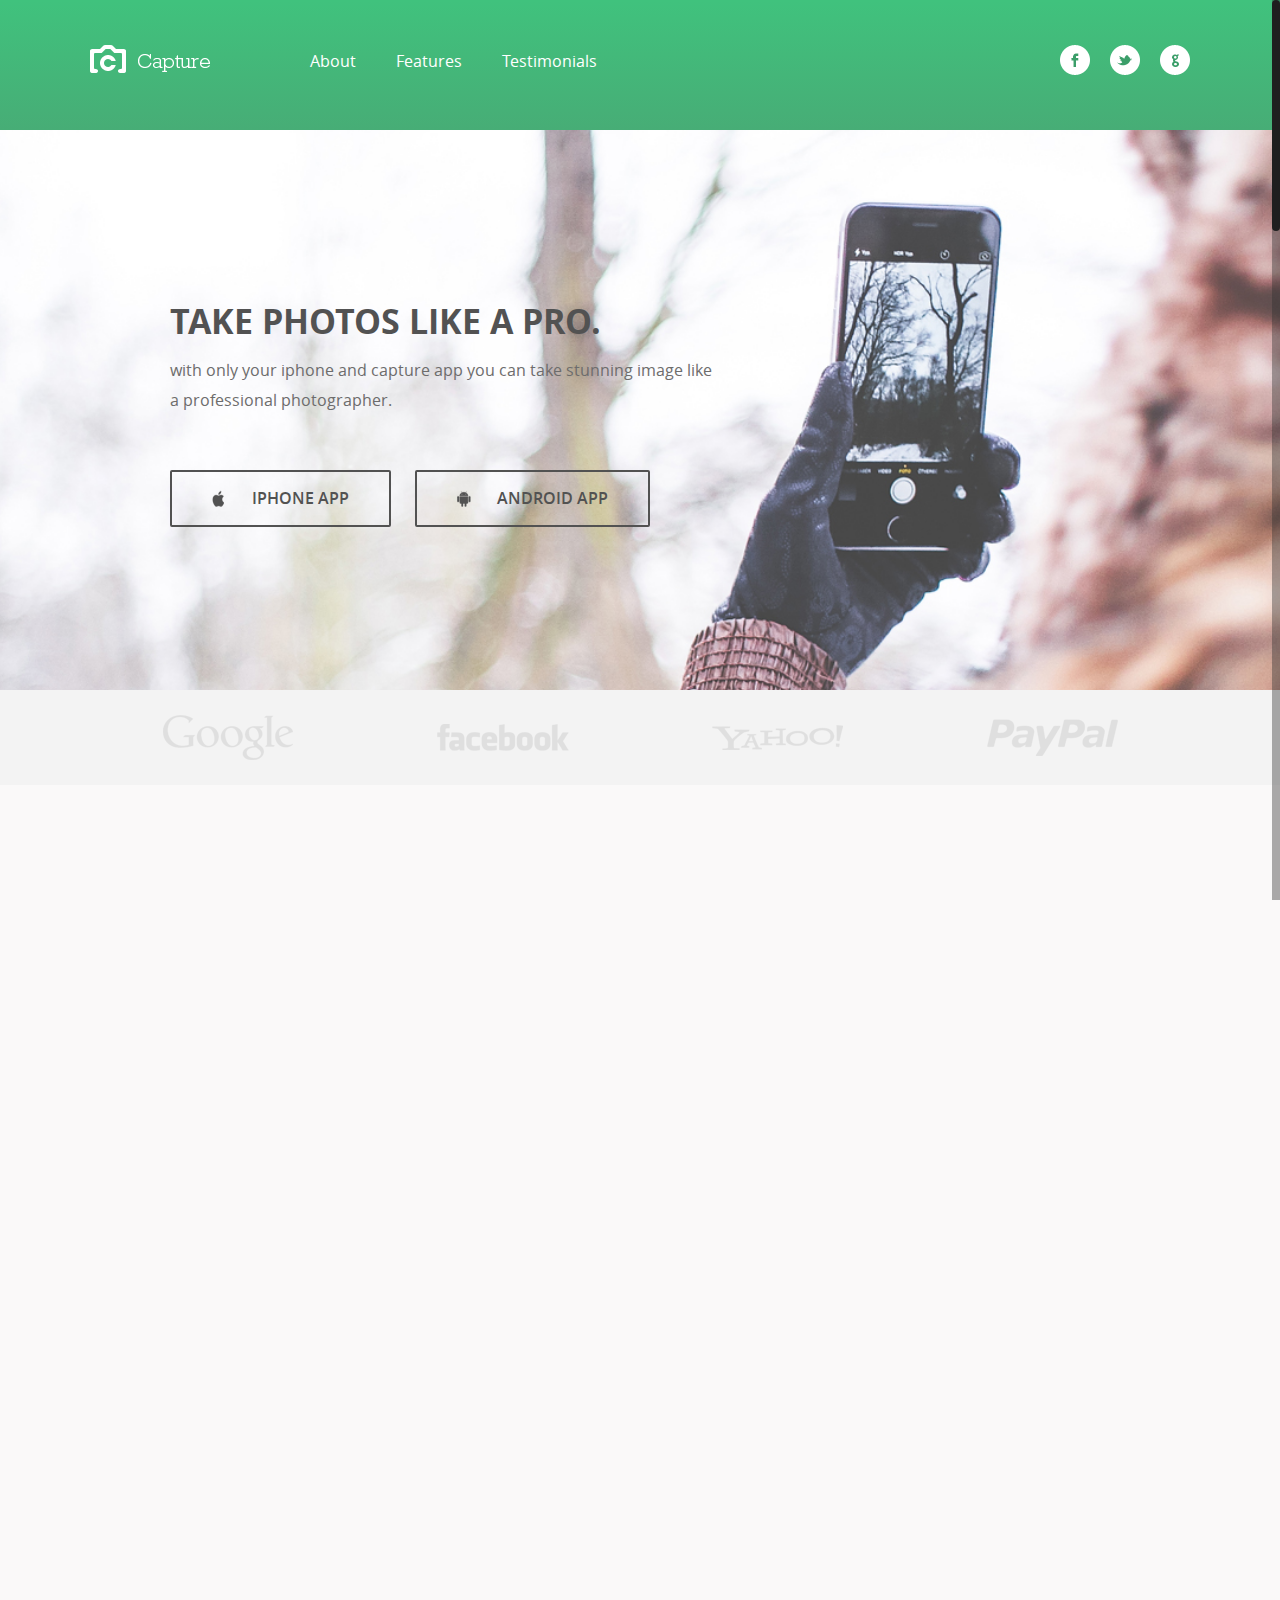
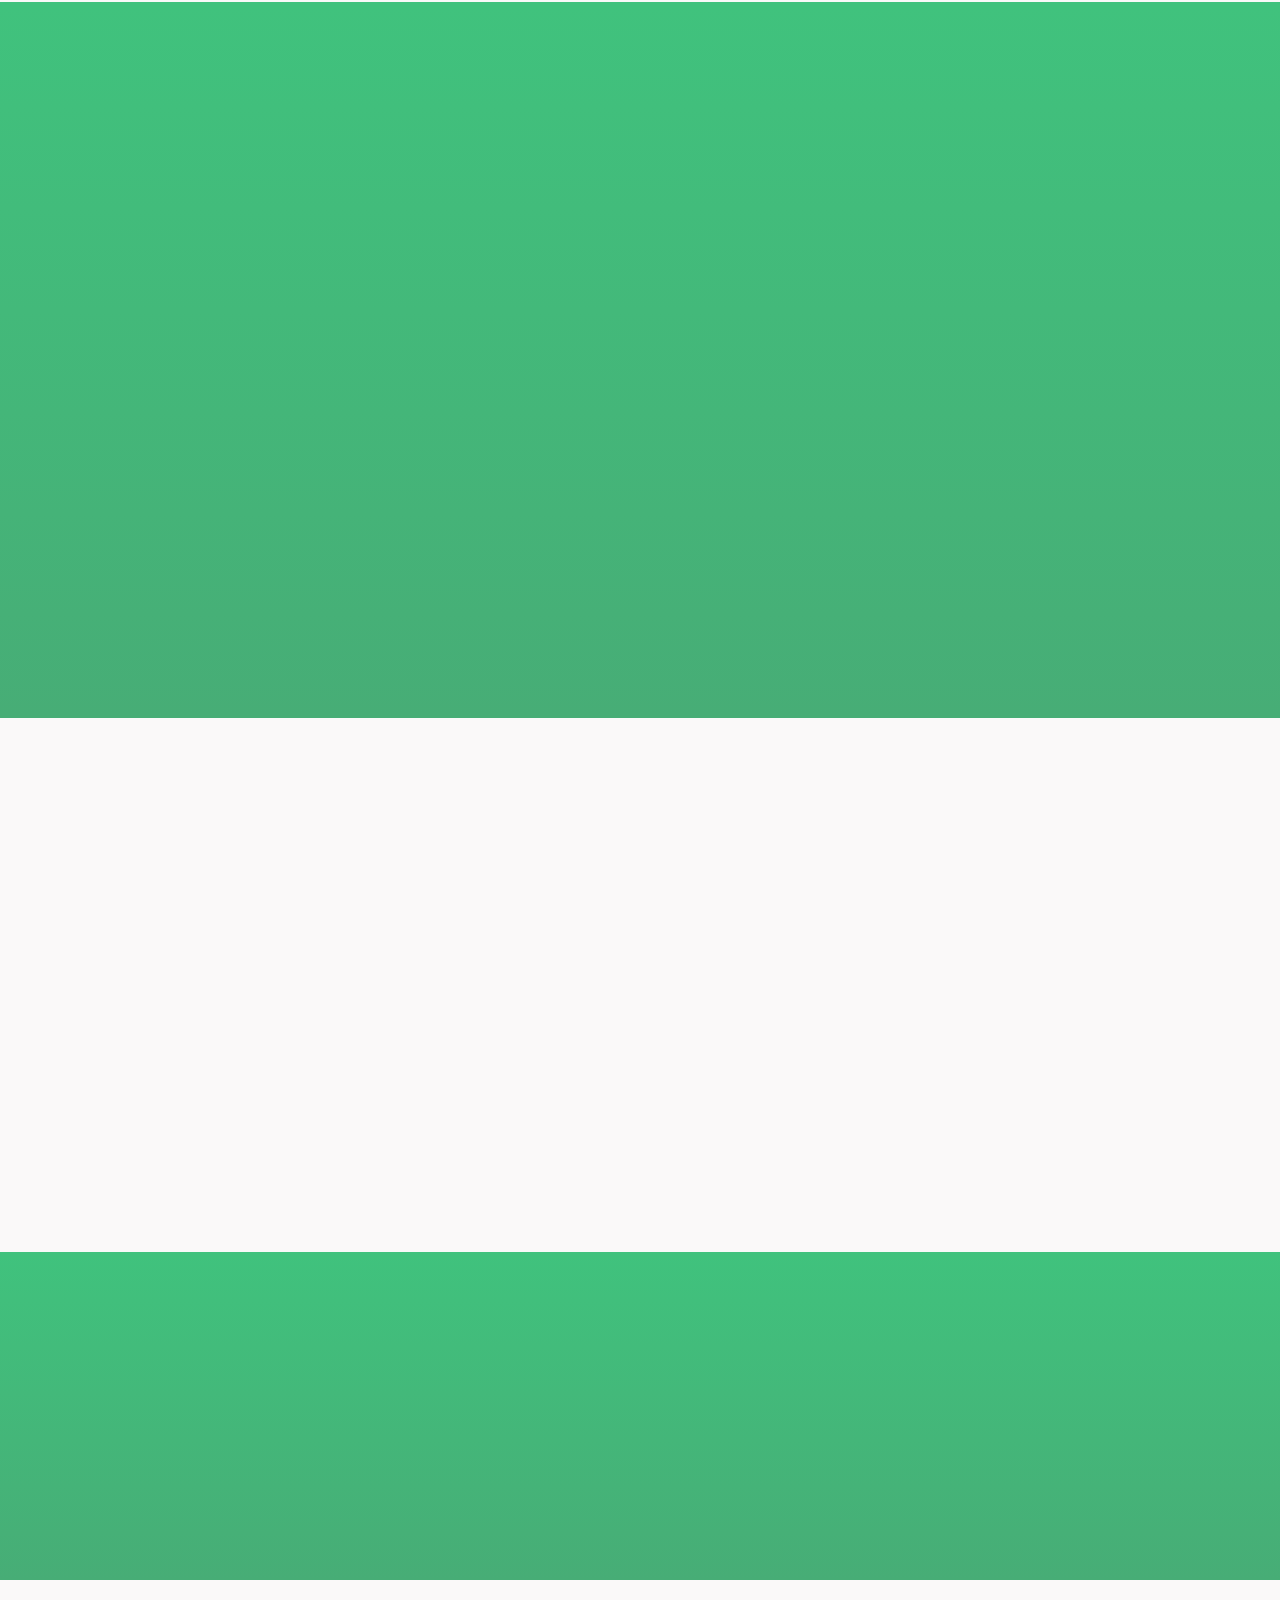
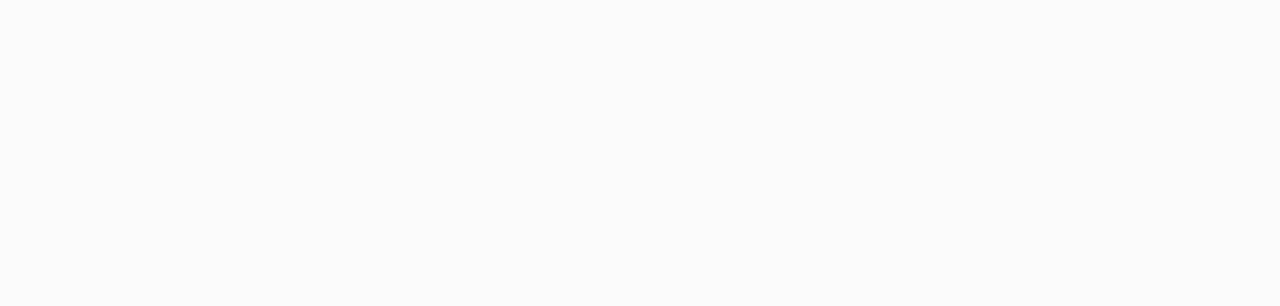
<file: theme_2/index.html>
<!DOCTYPE html>
<html lang="en-us">
<head>
	<!--  App Title  -->
	<title>Capture - Free Bootstrap App Landing Page</title>
	<!--  App Description  -->
	<meta name="description" content="Capture is a free bootstrap v3.3.2 app landing page perfect to present you IOS, android or windows application in an elegant way."/>
	<meta charset="utf-8">
	<meta name="author" content="pixelhint.com">
	<meta http-equiv="X-UA-Compatible" content="IE=Edge">
	<meta name="viewport" content="width=device-width, initial-scale=1.0, minimum-scale=1.0" />

	<link rel="stylesheet" type="text/css" href="css/bootstrap.css"/>
	<link rel="stylesheet" type="text/css" href="css/owl.transitions.css"/>
	<link rel="stylesheet" type="text/css" href="css/owl.carousel.css"/>
	<link rel="stylesheet" type="text/css" href="css/animate.css"/>
	<link rel="stylesheet" type="text/css" href="css/main.css"/>

	
	<script type="text/javascript" src="js/jquery.js"></script>
	<script type="text/javascript" src="js/ajaxchimp.js"></script>
	<script type="text/javascript" src="js/scrollTo.js"></script>
	<script type="text/javascript" src="js/owl.carousel.min.js"></script>
	<script type="text/javascript" src="js/wow.js"></script>
	<script type="text/javascript" src="js/parallax.js"></script>
	<script type="text/javascript" src="js/nicescroll.js"></script>
	<script type="text/javascript" src="js/main.js"></script>
</head>
<body>
	
	<!--  Header Section  -->
	<header>
		<div class="container">
			<div class="logo pull-left animated wow fadeInLeft">
				<img src="img/logo.png" alt="" title="">
			</div>

			
			<nav class="pull-left">
				<ul class="list-unstyled">
					<li class="animated wow fadeInLeft" data-wow-delay="0s"><a href="#about">About</a></li>
					<li class="animated wow fadeInLeft" data-wow-delay=".1s"><a href="#app_features">Features</a></li>
					<li class="animated wow fadeInLeft" data-wow-delay=".2s"><a href="#testimonials">Testimonials</a></li>
				</ul>
			</nav>

			<div class="social pull-right">
				<ul class="list-unstyled">
					<li class="animated wow fadeInRight" data-wow-delay=".2s"><a href="#"><img src="img/facebook.png" alt="" title=""></a></li>
					<li class="animated wow fadeInRight" data-wow-delay=".1s"><a href="#"><img src="img/twitter.png" alt="" title=""></a></li>
					<li class="animated wow fadeInRight" data-wow-delay="0s"><a href="#"><img src="img/google.png" alt="" title=""></a></li>
				</ul>
			</div>

			<span class="burger_icon">menu</span>
		</div>
	</header>
	<!--  End Header Section  -->






	<!--  Hero Section  -->
	<section class="hero" id="hero">
		<div class="container">
			<div class="caption">
				<h1 class="text-uppercase  animated wow fadeInLeft">Take Photos Like A Pro.</h1>
				<p class="text-lowercase  animated wow fadeInLeft">With only your iphone and capture app you can take stunning image like a professional Photographer.</p>

				<a href="http://pixelhint.com/capture-free-responsive-bootstrap-app-landing-page-theme" class="app_store_btn text-uppercase animated wow fadeInLeft">
					<i class="iphone_icon"></i>
					<span>Iphone App</span>
				</a>

				<a href="http://pixelhint.com/capture-free-responsive-bootstrap-app-landing-page-theme" class="app_store_btn text-uppercase animated wow fadeInLeft">
					<i class="android_icon"></i>
					<span>Android App</span>
				</a>
			</div>			
		</div>
	</section>
	<!--  End Hero Section  -->






	<!--  Featured On Section  -->
	<section class="featured_on">
		<div class="container">
			<ul class="list-unstyled text-center clearfix">
				<li class="col-xs-6 col-sm-6 col-md-3 animated wow fadeInDown">
					<img src="img/google_logo.png" alt="" title="">
				</li>
				<li class="col-xs-6 col-sm-6 col-md-3 animated wow fadeInDown" data-wow-delay=".2s">
					<img src="img/facebook_logo.png" alt="" title="">
				</li>
				<li class="col-xs-6 col-sm-6 col-md-3 animated wow fadeInDown" data-wow-delay=".3s">
					<img src="img/yahoo_logo.png" alt="" title="">
				</li>
				<li class="col-xs-6 col-sm-6 col-md-3 animated wow fadeInDown" data-wow-delay=".4s">
					<img src="img/paypal_logo.png" alt="" title="">
				</li>
			</ul>
		</div>
	</section>
	<!--  End Featured On Section  -->






	<!--  About Section  -->
	<section class="about" id="about">
		<div class="container">
			<div class="row">
				<div class="col-md-6 text-center animated wow fadeInLeft">
					<div class="iphone">
						<img src="img/iphone.png" alt="" titl="">
					</div>
				</div>
				<div class="col-md-6 animated wow fadeInRight">
					<div class="features_list">
						<h1 class="text-uppercase">Capture unforgettable moments.</h1>
						<p>Seuismod ligula ipsum vulputate tellus quisque dictum tortor at purus faucibus tincidunt, pellentesque habitant morbi tristique senectus et netus et malesuada fames ac turpis egestas. </p>
						<ul class="list-unstyled">
							<li class="camera_icon">
								<span>Euismod ligula ipsum vulputate tellus.</span>
							</li>
							<li class="video_icon">
								<span>Morbi non efficitur nibh sit amet est eros.</span>
							</li>
							<li class="eye_icon">
								<span>Fusce faucibus ante liberonec luctus egestas.</span>
							</li>
							<li class="pic_icon">
								<span>Quisque pretium malesuada ornare.</span>
							</li>
							<li class="loc_icon">
								<span>Cras interdum vestibulum dolor.</span>
							</li>
						</ul>

						<a href="#" class="app_store_btn text-uppercase" id="play_video" data-video="http://www.youtube.com/embed/Bm3NV3gGB2w?autoplay=1&showinfo=0">
							<i class="play_icon"></i>
							<span>About Video</span>
						</a>
						<a href="#hero" class="app_link">Get the app</a>
					</div>					
				</div>
			</div>
		</div>

		<div class="about_video show_video">
			<a href="" class="close_video"></a>
		</div>
	</section>
	<!--  End About Section  -->






	<!--  App Features Section  -->
	<section class="app_features" id="app_features">
		<div class="container">

			<div class="row text-center">
				<div class="col-sm-4 col-md-4 details animated wow fadeInDown" data-wow-delay="0s">
					<img src="img/f_icon1.png" alt="" title="">
					<h1 class="text-uppercase">malesuada fames turpis.</h1>
					<p class="text-lowercase">vel ultrices mauris libero id diam. Vivamus tellus sagittis facilisis nisi quis mollis risus quisque ultrices elit.</p>
				</div>
				<div class="col-sm-4 col-md-4 details animated wow fadeInDown" data-wow-delay=".1s">
					<img src="img/f_icon2.png" alt="" title="">
					<h1 class="text-uppercase">malesuada fames turpis.</h1>
					<p class="text-lowercase">vel ultrices mauris libero id diam. Vivamus tellus sagittis facilisis nisi quis mollis risus quisque ultrices elit.</p>
				</div>
				<div class="col-sm-4 col-md-4 details animated wow fadeInDown" data-wow-delay=".2s">
					<img src="img/f_icon3.png" alt="" title="">
					<h1 class="text-uppercase">malesuada fames turpis.</h1>
					<p class="text-lowercase">vel ultrices mauris libero id diam. Vivamus tellus sagittis facilisis nisi quis mollis risus quisque ultrices elit.</p>
				</div>
			</div>
			<div class="row text-center">
				<div class="col-sm-4 col-md-4 details animated wow fadeInDown" data-wow-delay="0s">
					<img src="img/f_icon4.png" alt="" title="">
					<h1 class="text-uppercase">malesuada fames turpis.</h1>
					<p class="text-lowercase">vel ultrices mauris libero id diam. Vivamus tellus sagittis facilisis nisi quis mollis risus quisque ultrices elit.</p>
				</div>
				<div class="col-sm-4 col-md-4 details animated wow fadeInDown" data-wow-delay=".1s">
					<img src="img/f_icon5.png" alt="" title="">
					<h1 class="text-uppercase">malesuada fames turpis.</h1>
					<p class="text-lowercase">vel ultrices mauris libero id diam. Vivamus tellus sagittis facilisis nisi quis mollis risus quisque ultrices elit.</p>
				</div>
				<div class="col-sm-4 col-md-4 details animated wow fadeInDown" data-wow-delay=".2s">
					<img src="img/f_icon6.png" alt="" title="">
					<h1 class="text-uppercase">malesuada fames turpis.</h1>
					<p class="text-lowercase">vel ultrices mauris libero id diam. Vivamus tellus sagittis facilisis nisi quis mollis risus quisque ultrices elit.</p>
				</div>
			</div>

		</div>
	</section>
	<!--  And App Features Section  -->






	<!--  Testimonials Section  -->
	<section class="testimonials animated wow fadeIn" id="testimonials" data-wow-duration="2s">
		<div class="container">
			<div class="testimonials_list">

				<ul class="list-unstyled text-center slides clearfix" id="tslider">
					<li>
						<blockquote>
							<p>Integer pharetra tellus varius, dictum erat vel, maximus tellus. Sed vitae auctor ipsum. Aliquam luctus erat nec pulvinar vehicula donec congue tortor eget sem condimentum, ut tempor massa porttitor. Praesent tincidunt mi orci  in sollicitudin mi dapibus dapibus pellentesque habitant morbi tristique senectus et malesuada fames turpis egestas.</p>
							<span class="author text-uppercase">John Doe</span>
							<span class="job">IOS developer</span>
							
						</blockquote>
					</li>

					<li>
						<blockquote>
							<p>Integer pharetra tellus varius, dictum erat vel, maximus tellus. Sed vitae auctor ipsum. Aliquam luctus erat nec pulvinar vehicula donec congue tortor eget sem condimentum, ut tempor massa porttitor. Praesent tincidunt mi orci  in sollicitudin mi dapibus dapibus pellentesque habitant morbi tristique senectus et malesuada fames turpis egestas.</p>
							<span class="author text-uppercase">Alex Fredy</span>
							<span class="job">android developer</span>
							
						</blockquote>
					</li>

					<li>
						<blockquote>
							<p>Integer pharetra tellus varius, dictum erat vel, maximus tellus. Sed vitae auctor ipsum. Aliquam luctus erat nec pulvinar vehicula donec congue tortor eget sem condimentum, ut tempor massa porttitor. Praesent tincidunt mi orci  in sollicitudin mi dapibus dapibus pellentesque habitant morbi tristique senectus et malesuada fames turpis egestas.</p>
							<span class="author text-uppercase">Sara Aliba</span>
							<span class="job">app Designer</span>
							
						</blockquote>
					</li>
				</ul>
				<div id="slider_nav">
					<div id="prev_arrow"></div>
					<div id="next_arrow"></div>
				</div>
			</div>
		</div>
	</section>
	<!--  End Testimonials Section  -->






	<!--  Email Subscription Section  -->
	<section class="sub_box">
		<p class="cta_text animated wow fadeInDown">Join Our Liste and stay updated!</p>
		<form action="http://pixelhint.us3.list-manage.com/subscribe/post?u=9cf3b8b1cfc597a436b9964d3&amp;id=2449ed590e" metohd="post" class="animated wow fadeIn" data-wow-duration="2s" id="submit_form">
			<input type="email" id="mc-email" placeholder="Enter your email"/>
			<button type="submit" id="mc_submit">
				<i class="icon"></i>
			</button>
		</form>
		<div class="message" id="error_msg">Please Enter A Valid Email.</div>
		<div class="message" id="success_msg">Thank You For Your Subscription.</div>
	</section>
	<!--  End Email Subscription Section  -->






	<!--  Footer Section  -->
	<footer>
		<ul class="list-unstyled list-inline app_platform">
			<li class="animated wow fadeInDown" data-wow-delay="0s">
				<a href=""><img src="img/android_icon.png" alt="" title=""></a>
			</li>
			<li class="animated wow fadeInDown" data-wow-delay=".1s">
				<a href=""><img src="img/ios_icon.png" alt="" title=""></a>
			</li>
			<li class="animated wow fadeInDown" data-wow-delay=".2s">
				<a href=""><img src="img/windows_icon.png" alt="" title=""></a>
			</li>
		</ul>
		<p class="copyright animated wow fadeIn" data-wow-duration="2s">© 2015 <a href="http://pixelhint.com" target="_blank"><strong>Pixelhint.com</strong></a>. All Rights Reserved</p>
	</footer>
	<!--  End Footer Section  -->


</body>
</html>
</file>
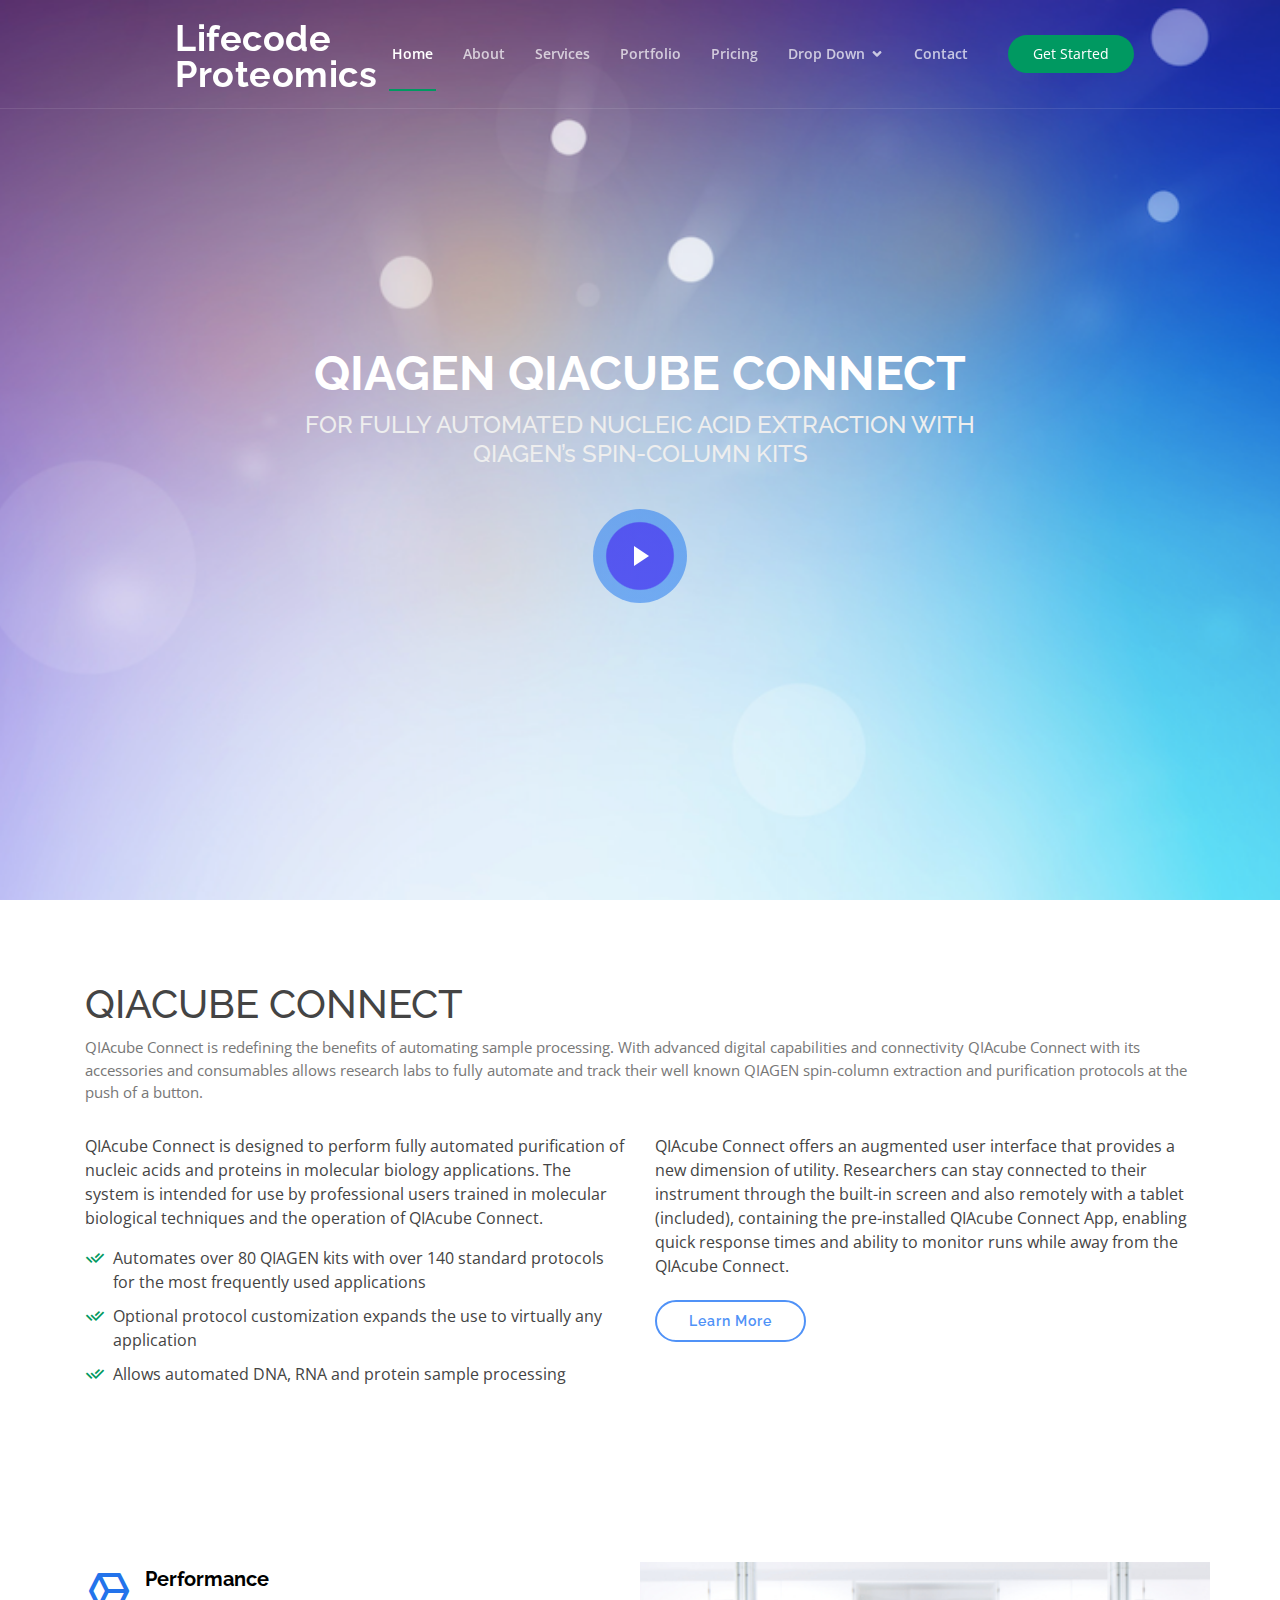
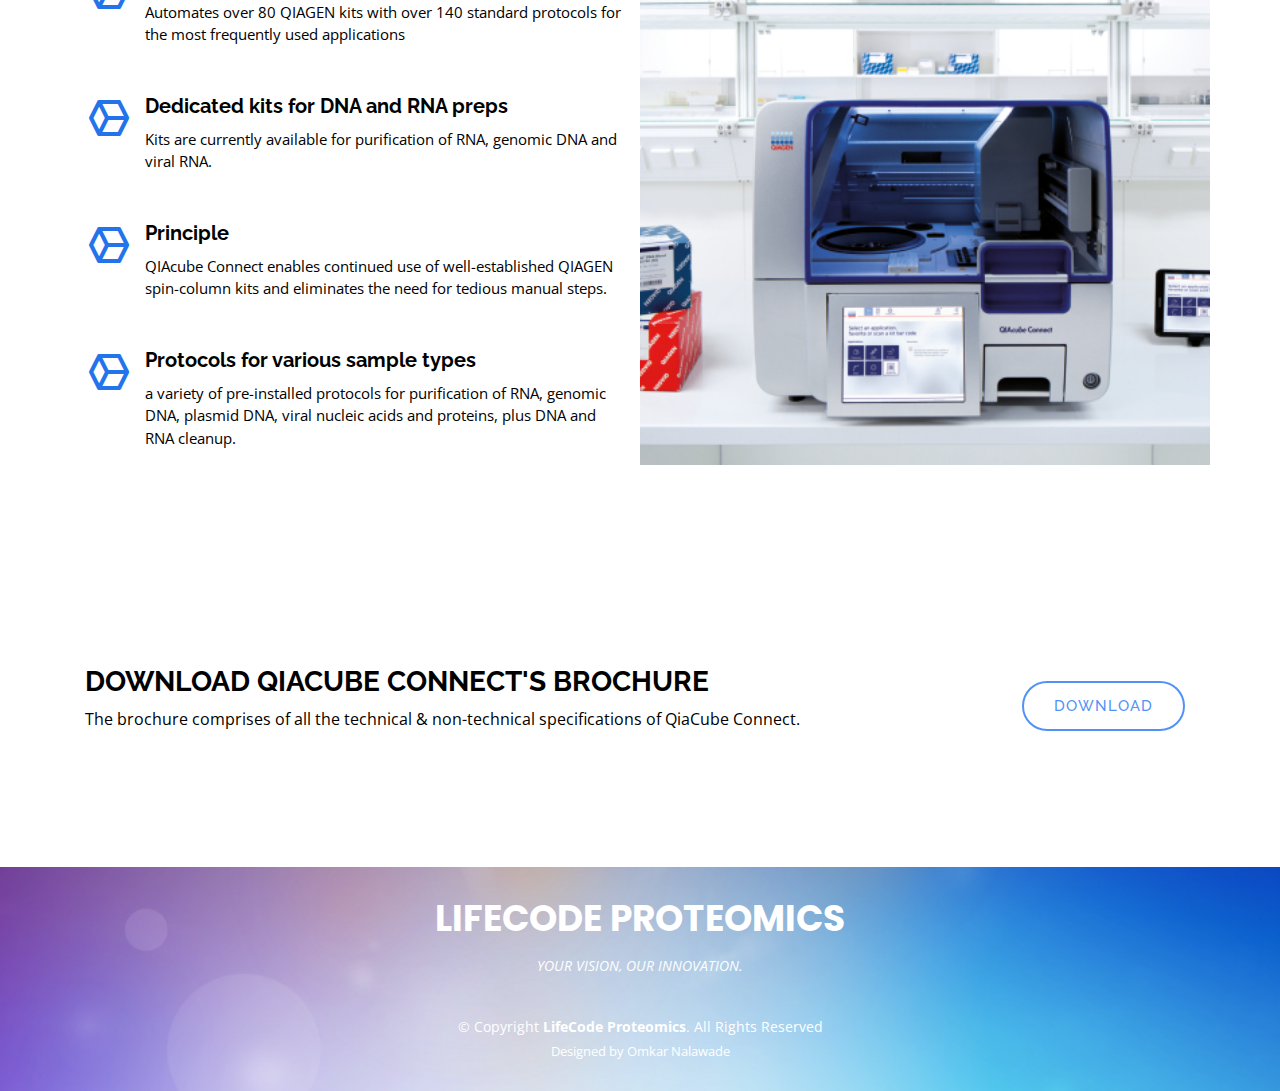
<file: withoutBannerFeatures/index.html>
<!DOCTYPE html>
<html lang="en">

<head>
  <meta charset="utf-8">
  <meta content="width=device-width, initial-scale=1.0" name="viewport">

  <title>Qiacube Connect</title>
  <meta content="" name="descriptison">
  <meta content="" name="keywords">

  <!-- Favicons -->
  <link href="assets/img/favicon.png" rel="icon">
  <link href="assets/img/apple-touch-icon.png" rel="apple-touch-icon">

  <!-- Google Fonts -->
  <link href="https://fonts.googleapis.com/css?family=Open+Sans:300,300i,400,400i,600,600i,700,700i|Raleway:300,300i,400,400i,500,500i,600,600i,700,700i|Poppins:300,300i,400,400i,500,500i,600,600i,700,700i" rel="stylesheet">

  <!-- Vendor CSS Files -->
  <link href="assets/vendor/bootstrap/css/bootstrap.min.css" rel="stylesheet">
  <link href="assets/vendor/icofont/icofont.min.css" rel="stylesheet">
  <link href="assets/vendor/boxicons/css/boxicons.min.css" rel="stylesheet">
  <link href="assets/vendor/remixicon/remixicon.css" rel="stylesheet">
  <link href="assets/vendor/venobox/venobox.css" rel="stylesheet">
  <link href="assets/vendor/owl.carousel/assets/owl.carousel.min.css" rel="stylesheet">

  <!-- Template Main CSS File -->
  <link href="assets/css/style.css" rel="stylesheet">

  <!-- =======================================================
  * Template Name: KnightOne - v2.0.0
  * Template URL: https://bootstrapmade.com/knight-simple-one-page-bootstrap-template/
  * Author: BootstrapMade.com
  * License: https://bootstrapmade.com/license/
  ======================================================== -->
</head>

<body>

  <!-- ======= Header ======= -->
  <header id="header" class="fixed-top ">
    <div class="container-fluid">

      <div class="row justify-content-center">
        <div class="col-xl-9 d-flex align-items-center justify-content-between">
          <h1 class="logo"><a href="index.html">Lifecode <br>Proteomics </br><h3></h3></a></h1>

          
          <!-- Uncomment below if you prefer to use an image logo -->
          <!-- <a href="index.html" class="logo"><img src="assets/img/logo.png" alt="" class="img-fluid"></a>-->

          <nav class="nav-menu d-none d-lg-block">
            <ul>
              <li class="active"><a href="index.html">Home</a></li>
              <li><a href="#about">About</a></li>
              <li><a href="#services">Services</a></li>
              <li><a href="#portfolio">Portfolio</a></li>
              <li><a href="#pricing">Pricing</a></li>
              <li class="drop-down"><a href="">Drop Down</a>
                <ul>
                  <li><a href="#">Drop Down 1</a></li>
                  <li class="drop-down"><a href="#">Deep Drop Down</a>
                    <ul>
                      <li><a href="#">Deep Drop Down 1</a></li>
                      <li><a href="#">Deep Drop Down 2</a></li>
                      <li><a href="#">Deep Drop Down 3</a></li>
                      <li><a href="#">Deep Drop Down 4</a></li>
                      <li><a href="#">Deep Drop Down 5</a></li>
                    </ul>
                  </li>
                  <li><a href="#">Drop Down 2</a></li>
                  <li><a href="#">Drop Down 3</a></li>
                  <li><a href="#">Drop Down 4</a></li>
                </ul>
              </li>
              <li><a href="#contact">Contact</a></li>

            </ul>
          </nav><!-- .nav-menu -->

          <a href="#about" class="get-started-btn scrollto">Get Started</a>
        </div>
      </div>

    </div>
  </header><!-- End Header -->

  <!-- ======= Hero Section ======= -->
  <section id="hero" class="d-flex flex-column justify-content-center">
    <div class="container">
      <div class="row justify-content-center">
        <div class="col-xl-8">
          <h1>QIAGEN QIACUBE CONNECT</h1>
          <h2>FOR FULLY AUTOMATED NUCLEIC ACID EXTRACTION WITH QIAGEN’s SPIN-COLUMN KITS</h2>
          <a href="https://www.youtube.com/watch?v=24AgLbOrIzY" class="venobox play-btn mb-4" data-vbtype="video" data-autoplay="true"></a>
        </div>
      </div>
    </div>
  </section><!-- End Hero -->

  <main id="main">

    
    
    
    
    
    <!-- ======= About Us Section ======= -->
    <section id="about" class="about">
      <div class="container">

        <div class="section-title">
          <h1>QIACUBE CONNECT</h1>
          <p>QIAcube Connect is redefining the benefits of automating sample processing. With advanced digital capabilities and connectivity QIAcube Connect with its accessories and consumables allows research labs to fully automate and track their well known QIAGEN spin-column extraction and purification protocols at the push of a button.</p>
        </div>

        <div class="row content">
          <div class="col-lg-6">
            <p>
              QIAcube Connect is designed to perform fully automated purification of nucleic acids and proteins in molecular biology applications. The system is intended for use by professional users trained in molecular biological techniques and the operation of QIAcube Connect.
            </p>
            <ul>
              <li><i class="ri-check-double-line"></i> Automates over 80 QIAGEN kits with over 140 standard protocols for the most frequently used applications</li>
              <li><i class="ri-check-double-line"></i> Optional protocol customization expands the use to virtually any application</li>
              <li><i class="ri-check-double-line"></i> Allows automated DNA, RNA and protein sample processing</li>
            </ul>
          </div>
          <div class="col-lg-6 pt-4 pt-lg-0">
            <p>
              QIAcube Connect offers an augmented user interface that provides a new dimension of utility. Researchers can stay connected to their instrument through the built-in screen and also remotely with a tablet (included), containing the pre-installed QIAcube Connect App, enabling quick response times and ability to monitor runs while away from the QIAcube Connect.
            </p>
            <a href="#" class="btn-learn-more">Learn More</a>
          </div>
        </div>

      </div>
    </section><!-- End About Us Section -->





    <!-- ======= Features Section ======= -->

    <!-- <section id="features" class="features">
      <div class="container">

        <div class="row">
          <div class="col-lg-6 order-2 order-lg-1">
            <div class="icon-box mt-5 mt-lg-0">
              <i class="bx bx-receipt"></i>
              <h4>Performance</h4>
              <p>Automates over 80 QIAGEN kits with over 140 standard protocols for the most frequently used applications</p>
            </div>
            <div class="icon-box mt-5">
              <i class="bx bx-cube-alt"></i>
              <h4>Dedicated kits for DNA and RNA preps</h4>
              <p>Dedicated QIAcube Connect kits further simplify automated spin-preps on QIAcube Connect, and increase convenience. Kits are currently available for purification of RNA, genomic DNA and viral RNA.</p>
            </div>
            <div class="icon-box mt-5">
              <i class="bx bx-images"></i>
              <h4>Principle</h4>
              <p>QIAcube Connect enables continued use of well-established QIAGEN spin-column kits and eliminates the need for tedious manual steps.  </p>
            </div>
            <div class="icon-box mt-5">
              <i class="bx bx-shield"></i>
              <h4>Protocols for various sample types</h4>
              <p>The QIAcube Connect is provided with a variety of pre-installed protocols for purification of RNA, genomic DNA, plasmid DNA, viral nucleic acids and proteins, plus DNA and RNA cleanup.</p>
            </div>
          </div>
          <div class="image col-lg-6 order-1 order-lg-2" style='background-image: url("assets/img/qiacubeConn.jpeg");'></div>
        </div>

      </div>
    </section> -->

        <!-- End Features Section -->



        <section id="features" class="features">
          <div class="container">
    
            <div class="row">
              <div class="col-lg-6 order-2 order-lg-1">
                <div class="icon-box mt-5 mt-lg-0">
                  <i class="bx bx-cube-alt"></i>
                  <h4>Performance</h4>
                  <p>Automates over 80 QIAGEN kits with over 140 standard protocols for the most frequently used applications</p>
                </div>
                <div class="icon-box mt-5">
                  <i class="bx bx-cube-alt"></i>
                  <h4>Dedicated kits for DNA and RNA preps</h4>
                  <p>Kits are currently available for purification of RNA, genomic DNA and viral RNA.</p>
                </div>
                <div class="icon-box mt-5">
                  <i class="bx bx-cube-alt"></i>
                  <h4>Principle</h4>
                  <p>QIAcube Connect enables continued use of well-established QIAGEN spin-column kits and eliminates the need for tedious manual steps.</p>
                </div>
                <div class="icon-box mt-5">
                  <i class="bx bx-cube-alt"></i>
                  <h4>Protocols for various sample types</h4>
                  <p>a variety of pre-installed protocols for purification of RNA, genomic DNA, plasmid DNA, viral nucleic acids and proteins, plus DNA and RNA cleanup.</p>
                </div>
              </div>
              <div class="image col-lg-6 order-1 order-lg-2" style='background-image: url("assets/img/qiacubeConn.jpeg");'></div>
            </div>
    
          </div>
        </section>





    
    
    
    
    
    
    
    <!-- ======= Services Section ======= -->
    <!-- <section id="services" class="services">
      <div class="container">

        <div class="section-title">
          <h2>Services</h2>
          <p>Magnam dolores commodi suscipit. Necessitatibus eius consequatur ex aliquid fuga eum quidem. Sit sint consectetur velit. Quisquam quos quisquam cupiditate. Et nemo qui impedit suscipit alias ea. Quia fugiat sit in iste officiis commodi quidem hic quas.</p>
        </div>

        <div class="row">
          <div class="col-lg-4 col-md-6 d-flex align-items-stretch">
            <div class="icon-box">
              <div class="icon"><i class="bx bxl-dribbble"></i></div>
              <h4><a href="">Lorem Ipsum</a></h4>
              <p>Voluptatum deleniti atque corrupti quos dolores et quas molestias excepturi</p>
            </div>
          </div>

          <div class="col-lg-4 col-md-6 d-flex align-items-stretch mt-4 mt-md-0">
            <div class="icon-box">
              <div class="icon"><i class="bx bx-file"></i></div>
              <h4><a href="">Sed ut perspiciatis</a></h4>
              <p>Duis aute irure dolor in reprehenderit in voluptate velit esse cillum dolore</p>
            </div>
          </div>

          <div class="col-lg-4 col-md-6 d-flex align-items-stretch mt-4 mt-lg-0">
            <div class="icon-box">
              <div class="icon"><i class="bx bx-tachometer"></i></div>
              <h4><a href="">Magni Dolores</a></h4>
              <p>Excepteur sint occaecat cupidatat non proident, sunt in culpa qui officia</p>
            </div>
          </div>

          <div class="col-lg-4 col-md-6 d-flex align-items-stretch mt-4">
            <div class="icon-box">
              <div class="icon"><i class="bx bx-world"></i></div>
              <h4><a href="">Nemo Enim</a></h4>
              <p>At vero eos et accusamus et iusto odio dignissimos ducimus qui blanditiis</p>
            </div>
          </div>

          <div class="col-lg-4 col-md-6 d-flex align-items-stretch mt-4">
            <div class="icon-box">
              <div class="icon"><i class="bx bx-slideshow"></i></div>
              <h4><a href="">Dele cardo</a></h4>
              <p>Quis consequatur saepe eligendi voluptatem consequatur dolor consequuntur</p>
            </div>
          </div>

          <div class="col-lg-4 col-md-6 d-flex align-items-stretch mt-4">
            <div class="icon-box">
              <div class="icon"><i class="bx bx-arch"></i></div>
              <h4><a href="">Divera don</a></h4>
              <p>Modi nostrum vel laborum. Porro fugit error sit minus sapiente sit aspernatur</p>
            </div>
          </div>

        </div>

      </div>
    </section> -->
    <!-- End Services Section -->

    
    
    
    
    
    
    
    <!-- ======= Cta Section ======= -->
    <section id="cta" class="cta">
      <div class="container">

        <div class="row">
          <div class="col-lg-9 text-center text-lg-left">
            <h3>DOWNLOAD QIACUBE CONNECT'S BROCHURE</h3>
            <p> The brochure comprises of all the technical & non-technical specifications of QiaCube Connect.</p>
          </div>
          <div class="col-lg-3 cta-btn-container text-center">
            <a class="cta-btn align-middle" href="/QiaConnect.pdf" download="QiaCube Connect Brochure">DOWNLOAD</a>
          </div>
        </div>

      </div>
    </section><!-- End Cta Section -->


    
      
      
      
      
      
      <!-- ======= Clients Section ======= -->
<!--
    <section id="clients" class="clients">
      <div class="container">

        <div class="row no-gutters clients-wrap clearfix wow fadeInUp">

          <div class="col-lg-3 col-md-4 col-xs-6">
            <div class="client-logo">
              <img src="assets/img/clients/client-1.png" class="img-fluid" alt="">
            </div>
          </div>

          <div class="col-lg-3 col-md-4 col-xs-6">
            <div class="client-logo">
              <img src="assets/img/clients/client-2.png" class="img-fluid" alt="">
            </div>
          </div>

          <div class="col-lg-3 col-md-4 col-xs-6">
            <div class="client-logo">
              <img src="assets/img/clients/client-3.png" class="img-fluid" alt="">
            </div>
          </div>

          <div class="col-lg-3 col-md-4 col-xs-6">
            <div class="client-logo">
              <img src="assets/img/clients/client-4.png" class="img-fluid" alt="">
            </div>
          </div>

          <div class="col-lg-3 col-md-4 col-xs-6">
            <div class="client-logo">
              <img src="assets/img/clients/client-5.png" class="img-fluid" alt="">
            </div>
          </div>

          <div class="col-lg-3 col-md-4 col-xs-6">
            <div class="client-logo">
              <img src="assets/img/clients/client-6.png" class="img-fluid" alt="">
            </div>
          </div>

          <div class="col-lg-3 col-md-4 col-xs-6">
            <div class="client-logo">
              <img src="assets/img/clients/client-7.png" class="img-fluid" alt="">
            </div>
          </div>

          <div class="col-lg-3 col-md-4 col-xs-6">
            <div class="client-logo">
              <img src="assets/img/clients/client-8.png" class="img-fluid" alt="">
            </div>
          </div>

        </div>

      </div>
    </section>
-->
      <!-- End Clients Section -->

   
      
      
      
      <!-- ======= Counts Section ======= -->
<!--
    <section id="counts" class="counts">
      <div class="container">

        <div class="text-center title">
          <h3>What we have achieved so far</h3>
          <p>Iusto et labore modi qui sapiente xpedita tempora et aut non ipsum consequatur illo.</p>
        </div>

        <div class="row counters">

          <div class="col-lg-3 col-6 text-center">
            <span data-toggle="counter-up">232</span>
            <p>Clients</p>
          </div>

          <div class="col-lg-3 col-6 text-center">
            <span data-toggle="counter-up">521</span>
            <p>Projects</p>
          </div>

          <div class="col-lg-3 col-6 text-center">
            <span data-toggle="counter-up">1,463</span>
            <p>Hours Of Support</p>
          </div>

          <div class="col-lg-3 col-6 text-center">
            <span data-toggle="counter-up">15</span>
            <p>Hard Workers</p>
          </div>

        </div>

      </div>
    </section>
-->
      <!-- End Counts Section -->

    
      
      
      <!-- ======= Portfolio Section ======= -->
    <!-- <section id="portfolio" class="portfolio">
      <div class="container">

        <div class="section-title">
          <h2>Portfolio</h2>
          <p>Magnam dolores commodi suscipit. Necessitatibus eius consequatur ex aliquid fuga eum quidem. Sit sint consectetur velit. Quisquam quos quisquam cupiditate. Et nemo qui impedit suscipit alias ea. Quia fugiat sit in iste officiis commodi quidem hic quas.</p>
        </div>

        <div class="row">
          <div class="col-lg-12 d-flex justify-content-center">
            <ul id="portfolio-flters">
              <li data-filter="*" class="filter-active">All</li>
              <li data-filter=".filter-app">App</li>
              <li data-filter=".filter-card">Card</li>
              <li data-filter=".filter-web">Web</li>
            </ul>
          </div>
        </div>

        <div class="row portfolio-container">

          <div class="col-lg-4 col-md-6 portfolio-item filter-app">
            <img src="assets/img/portfolio/portfolio-1.jpg" class="img-fluid" alt="">
            <div class="portfolio-info">
              <h4>App 1</h4>
              <p>App</p>
              <a href="assets/img/portfolio/portfolio-1.jpg" data-gall="portfolioGallery" class="venobox preview-link" title="App 1"><i class="bx bx-plus"></i></a>
              <a href="portfolio-details.html" class="details-link" title="More Details"><i class="bx bx-link"></i></a>
            </div>
          </div>

          <div class="col-lg-4 col-md-6 portfolio-item filter-web">
            <img src="assets/img/portfolio/portfolio-2.jpg" class="img-fluid" alt="">
            <div class="portfolio-info">
              <h4>Web 3</h4>
              <p>Web</p>
              <a href="assets/img/portfolio/portfolio-2.jpg" data-gall="portfolioGallery" class="venobox preview-link" title="Web 3"><i class="bx bx-plus"></i></a>
              <a href="portfolio-details.html" class="details-link" title="More Details"><i class="bx bx-link"></i></a>
            </div>
          </div>

          <div class="col-lg-4 col-md-6 portfolio-item filter-app">
            <img src="assets/img/portfolio/portfolio-3.jpg" class="img-fluid" alt="">
            <div class="portfolio-info">
              <h4>App 2</h4>
              <p>App</p>
              <a href="assets/img/portfolio/portfolio-3.jpg" data-gall="portfolioGallery" class="venobox preview-link" title="App 2"><i class="bx bx-plus"></i></a>
              <a href="portfolio-details.html" class="details-link" title="More Details"><i class="bx bx-link"></i></a>
            </div>
          </div>

          <div class="col-lg-4 col-md-6 portfolio-item filter-card">
            <img src="assets/img/portfolio/portfolio-4.jpg" class="img-fluid" alt="">
            <div class="portfolio-info">
              <h4>Card 2</h4>
              <p>Card</p>
              <a href="assets/img/portfolio/portfolio-4.jpg" data-gall="portfolioGallery" class="venobox preview-link" title="Card 2"><i class="bx bx-plus"></i></a>
              <a href="portfolio-details.html" class="details-link" title="More Details"><i class="bx bx-link"></i></a>
            </div>
          </div>

          <div class="col-lg-4 col-md-6 portfolio-item filter-web">
            <img src="assets/img/portfolio/portfolio-5.jpg" class="img-fluid" alt="">
            <div class="portfolio-info">
              <h4>Web 2</h4>
              <p>Web</p>
              <a href="assets/img/portfolio/portfolio-5.jpg" data-gall="portfolioGallery" class="venobox preview-link" title="Web 2"><i class="bx bx-plus"></i></a>
              <a href="portfolio-details.html" class="details-link" title="More Details"><i class="bx bx-link"></i></a>
            </div>
          </div>

          <div class="col-lg-4 col-md-6 portfolio-item filter-app">
            <img src="assets/img/portfolio/portfolio-6.jpg" class="img-fluid" alt="">
            <div class="portfolio-info">
              <h4>App 3</h4>
              <p>App</p>
              <a href="assets/img/portfolio/portfolio-6.jpg" data-gall="portfolioGallery" class="venobox preview-link" title="App 3"><i class="bx bx-plus"></i></a>
              <a href="portfolio-details.html" class="details-link" title="More Details"><i class="bx bx-link"></i></a>
            </div>
          </div>

          <div class="col-lg-4 col-md-6 portfolio-item filter-card">
            <img src="assets/img/portfolio/portfolio-7.jpg" class="img-fluid" alt="">
            <div class="portfolio-info">
              <h4>Card 1</h4>
              <p>Card</p>
              <a href="assets/img/portfolio/portfolio-7.jpg" data-gall="portfolioGallery" class="venobox preview-link" title="Card 1"><i class="bx bx-plus"></i></a>
              <a href="portfolio-details.html" class="details-link" title="More Details"><i class="bx bx-link"></i></a>
            </div>
          </div>

          <div class="col-lg-4 col-md-6 portfolio-item filter-card">
            <img src="assets/img/portfolio/portfolio-8.jpg" class="img-fluid" alt="">
            <div class="portfolio-info">
              <h4>Card 3</h4>
              <p>Card</p>
              <a href="assets/img/portfolio/portfolio-8.jpg" data-gall="portfolioGallery" class="venobox preview-link" title="Card 3"><i class="bx bx-plus"></i></a>
              <a href="portfolio-details.html" class="details-link" title="More Details"><i class="bx bx-link"></i></a>
            </div>
          </div>

          <div class="col-lg-4 col-md-6 portfolio-item filter-web">
            <img src="assets/img/portfolio/portfolio-9.jpg" class="img-fluid" alt="">
            <div class="portfolio-info">
              <h4>Web 3</h4>
              <p>Web</p>
              <a href="assets/img/portfolio/portfolio-9.jpg" data-gall="portfolioGallery" class="venobox preview-link" title="Web 3"><i class="bx bx-plus"></i></a>
              <a href="portfolio-details.html" class="details-link" title="More Details"><i class="bx bx-link"></i></a>
            </div>
          </div>

        </div>

      </div>
    </section> -->
    <!-- End Portfolio Section -->

    
      
      
      
      
      <!-- ======= Pricing Section ======= -->
<!--
    <section id="pricing" class="pricing">
      <div class="container">

        <div class="section-title">
          <h2>Pricing</h2>
          <p>Magnam dolores commodi suscipit. Necessitatibus eius consequatur ex aliquid fuga eum quidem. Sit sint consectetur velit. Quisquam quos quisquam cupiditate. Et nemo qui impedit suscipit alias ea. Quia fugiat sit in iste officiis commodi quidem hic quas.</p>
        </div>

        <div class="row">

          <div class="col-lg-4 col-md-6">
            <div class="box">
              <h3>Free</h3>
              <h4><sup>$</sup>0<span> / month</span></h4>
              <ul>
                <li>Aida dere</li>
                <li>Nec feugiat nisl</li>
                <li>Nulla at volutpat dola</li>
                <li class="na">Pharetra massa</li>
                <li class="na">Massa ultricies mi</li>
              </ul>
              <div class="btn-wrap">
                <a href="#" class="btn-buy">Buy Now</a>
              </div>
            </div>
          </div>

          <div class="col-lg-4 col-md-6 mt-4 mt-md-0">
            <div class="box recommended">
              <span class="recommended-badge">Recommended</span>
              <h3>Business</h3>
              <h4><sup>$</sup>19<span> / month</span></h4>
              <ul>
                <li>Aida dere</li>
                <li>Nec feugiat nisl</li>
                <li>Nulla at volutpat dola</li>
                <li>Pharetra massa</li>
                <li class="na">Massa ultricies mi</li>
              </ul>
              <div class="btn-wrap">
                <a href="#" class="btn-buy">Buy Now</a>
              </div>
            </div>
          </div>

          <div class="col-lg-4 col-md-6 mt-4 mt-lg-0">
            <div class="box">
              <h3>Developer</h3>
              <h4><sup>$</sup>29<span> / month</span></h4>
              <ul>
                <li>Aida dere</li>
                <li>Nec feugiat nisl</li>
                <li>Nulla at volutpat dola</li>
                <li>Pharetra massa</li>
                <li>Massa ultricies mi</li>
              </ul>
              <div class="btn-wrap">
                <a href="#" class="btn-buy">Buy Now</a>
              </div>
            </div>
          </div>

        </div>

      </div>
    </section>
-->
      <!-- End Pricing Section -->

    
      
      
      
      
      
      <!-- ======= Faq Section ======= -->
<!--
    <section id="faq" class="faq">
      <div class="container-fluid">

        <div class="row">

          <div class="col-lg-7 d-flex flex-column justify-content-center align-items-stretch  order-2 order-lg-1">

            <div class="content">
              <h3>Frequently Asked <strong>Questions</strong></h3>
              <p>
                Lorem ipsum dolor sit amet, consectetur adipiscing elit, sed do eiusmod tempor incididunt ut labore et dolore magna aliqua. Duis aute irure dolor in reprehenderit
              </p>
            </div>

            <div class="accordion-list">
              <ul>
                <li>
                  <a data-toggle="collapse" class="collapse" href="#accordion-list-1">Non consectetur a erat nam at lectus urna duis? <i class="bx bx-chevron-down icon-show"></i><i class="bx bx-chevron-up icon-close"></i></a>
                  <div id="accordion-list-1" class="collapse show" data-parent=".accordion-list">
                    <p>
                      Feugiat pretium nibh ipsum consequat. Tempus iaculis urna id volutpat lacus laoreet non curabitur gravida. Venenatis lectus magna fringilla urna porttitor rhoncus dolor purus non.
                    </p>
                  </div>
                </li>

                <li>
                  <a data-toggle="collapse" href="#accordion-list-2" class="collapsed">Feugiat scelerisque varius morbi enim nunc? <i class="bx bx-chevron-down icon-show"></i><i class="bx bx-chevron-up icon-close"></i></a>
                  <div id="accordion-list-2" class="collapse" data-parent=".accordion-list">
                    <p>
                      Dolor sit amet consectetur adipiscing elit pellentesque habitant morbi. Id interdum velit laoreet id donec ultrices. Fringilla phasellus faucibus scelerisque eleifend donec pretium. Est pellentesque elit ullamcorper dignissim. Mauris ultrices eros in cursus turpis massa tincidunt dui.
                    </p>
                  </div>
                </li>

                <li>
                  <a data-toggle="collapse" href="#accordion-list-3" class="collapsed">Dolor sit amet consectetur adipiscing elit? <i class="bx bx-chevron-down icon-show"></i><i class="bx bx-chevron-up icon-close"></i></a>
                  <div id="accordion-list-3" class="collapse" data-parent=".accordion-list">
                    <p>
                      Eleifend mi in nulla posuere sollicitudin aliquam ultrices sagittis orci. Faucibus pulvinar elementum integer enim. Sem nulla pharetra diam sit amet nisl suscipit. Rutrum tellus pellentesque eu tincidunt. Lectus urna duis convallis convallis tellus. Urna molestie at elementum eu facilisis sed odio morbi quis
                    </p>
                  </div>
                </li>

              </ul>
            </div>

          </div>

          <div class="col-lg-5 align-items-stretch order-1 order-lg-2 img" style='background-image: url("assets/img/faq.jpg");'>&nbsp;</div>
        </div>

      </div>
    </section> End Faq Section 
-->

    
      
      
      
      
      <!-- ======= Contact Section ======= -->
<!--
    <section id="contact" class="contact">
      <div class="container">

        <div class="section-title">
          <h2>Contact</h2>
          <p>Magnam dolores commodi suscipit. Necessitatibus eius consequatur ex aliquid fuga eum quidem. Sit sint consectetur velit. Quisquam quos quisquam cupiditate. Et nemo qui impedit suscipit alias ea. Quia fugiat sit in iste officiis commodi quidem hic quas.</p>
        </div>
      </div>

      <div>
        <iframe style="border:0; width: 100%; height: 350px;" src="https://www.google.com/maps/embed?pb=!1m14!1m8!1m3!1d12097.433213460943!2d-74.0062269!3d40.7101282!3m2!1i1024!2i768!4f13.1!3m3!1m2!1s0x0%3A0xb89d1fe6bc499443!2sDowntown+Conference+Center!5e0!3m2!1smk!2sbg!4v1539943755621" frameborder="0" allowfullscreen></iframe>
      </div>

      <div class="container">

        <div class="row mt-5">

          <div class="col-lg-4">
            <div class="info">
              <div class="address">
                <i class="ri-map-pin-line"></i>
                <h4>Location:</h4>
                <p>A108 Adam Street, New York, NY 535022</p>
              </div>

              <div class="email">
                <i class="ri-mail-line"></i>
                <h4>Email:</h4>
                <p>info@example.com</p>
              </div>

              <div class="phone">
                <i class="ri-phone-line"></i>
                <h4>Call:</h4>
                <p>+1 5589 55488 55s</p>
              </div>

            </div>

          </div>

          <div class="col-lg-8 mt-5 mt-lg-0">

            <form action="forms/contact.php" method="post" role="form" class="php-email-form">
              <div class="form-row">
                <div class="col-md-6 form-group">
                  <input type="text" name="name" class="form-control" id="name" placeholder="Your Name" data-rule="minlen:4" data-msg="Please enter at least 4 chars" />
                  <div class="validate"></div>
                </div>
                <div class="col-md-6 form-group">
                  <input type="email" class="form-control" name="email" id="email" placeholder="Your Email" data-rule="email" data-msg="Please enter a valid email" />
                  <div class="validate"></div>
                </div>
              </div>
              <div class="form-group">
                <input type="text" class="form-control" name="subject" id="subject" placeholder="Subject" data-rule="minlen:4" data-msg="Please enter at least 8 chars of subject" />
                <div class="validate"></div>
              </div>
              <div class="form-group">
                <textarea class="form-control" name="message" rows="5" data-rule="required" data-msg="Please write something for us" placeholder="Message"></textarea>
                <div class="validate"></div>
              </div>
              <div class="mb-3">
                <div class="loading">Loading</div>
                <div class="error-message"></div>
                <div class="sent-message">Your message has been sent. Thank you!</div>
              </div>
              <div class="text-center"><button type="submit">Send Message</button></div>
            </form>

          </div>

        </div>

      </div>
    </section> End Contact Section 
-->

<!--  </main> End #main -->

  <!-- ======= Footer ======= -->
  <footer id="footer">
    <div class="container">
      <h3>LIFECODE PROTEOMICS</h3>
      <p>YOUR VISION, OUR INNOVATION.</p>
      <!-- <div class="social-links">
        <a href="#" class="twitter"><i class="bx bxl-twitter"></i></a>
        <a href="#" class="facebook"><i class="bx bxl-facebook"></i></a>
        <a href="#" class="instagram"><i class="bx bxl-instagram"></i></a>
        <a href="#" class="google-plus"><i class="bx bxl-skype"></i></a>
        <a href="#" class="linkedin"><i class="bx bxl-linkedin"></i></a>
      </div> -->
      <div class="copyright">
        &copy; Copyright <strong><span>LifeCode Proteomics</span></strong>. All Rights Reserved
      </div>
      <div class="credits">
        <!-- All the links in the footer should remain intact. -->
        <!-- You can delete the links only if you purchased the pro version. -->
        <!-- Licensing information: https://bootstrapmade.com/license/ -->
        <!-- Purchase the pro version with working PHP/AJAX contact form: https://bootstrapmade.com/knight-simple-one-page-bootstrap-template/ -->
        Designed by Omkar Nalawade
      </div>
    </div>
  </footer><!-- End Footer -->

  <div id="preloader"></div>
  <a href="#" class="back-to-top"><i class="ri-arrow-up-line"></i></a>

  <!-- Vendor JS Files -->
  <script src="assets/vendor/jquery/jquery.min.js"></script>
  <script src="assets/vendor/bootstrap/js/bootstrap.bundle.min.js"></script>
  <script src="assets/vendor/jquery.easing/jquery.easing.min.js"></script>
  <script src="assets/vendor/php-email-form/validate.js"></script>
  <script src="assets/vendor/waypoints/jquery.waypoints.min.js"></script>
  <script src="assets/vendor/counterup/counterup.min.js"></script>
  <script src="assets/vendor/isotope-layout/isotope.pkgd.min.js"></script>
  <script src="assets/vendor/venobox/venobox.min.js"></script>
  <script src="assets/vendor/owl.carousel/owl.carousel.min.js"></script>

  <!-- Template Main JS File -->
  <script src="assets/js/main.js"></script>

</body>

</html>
</file>
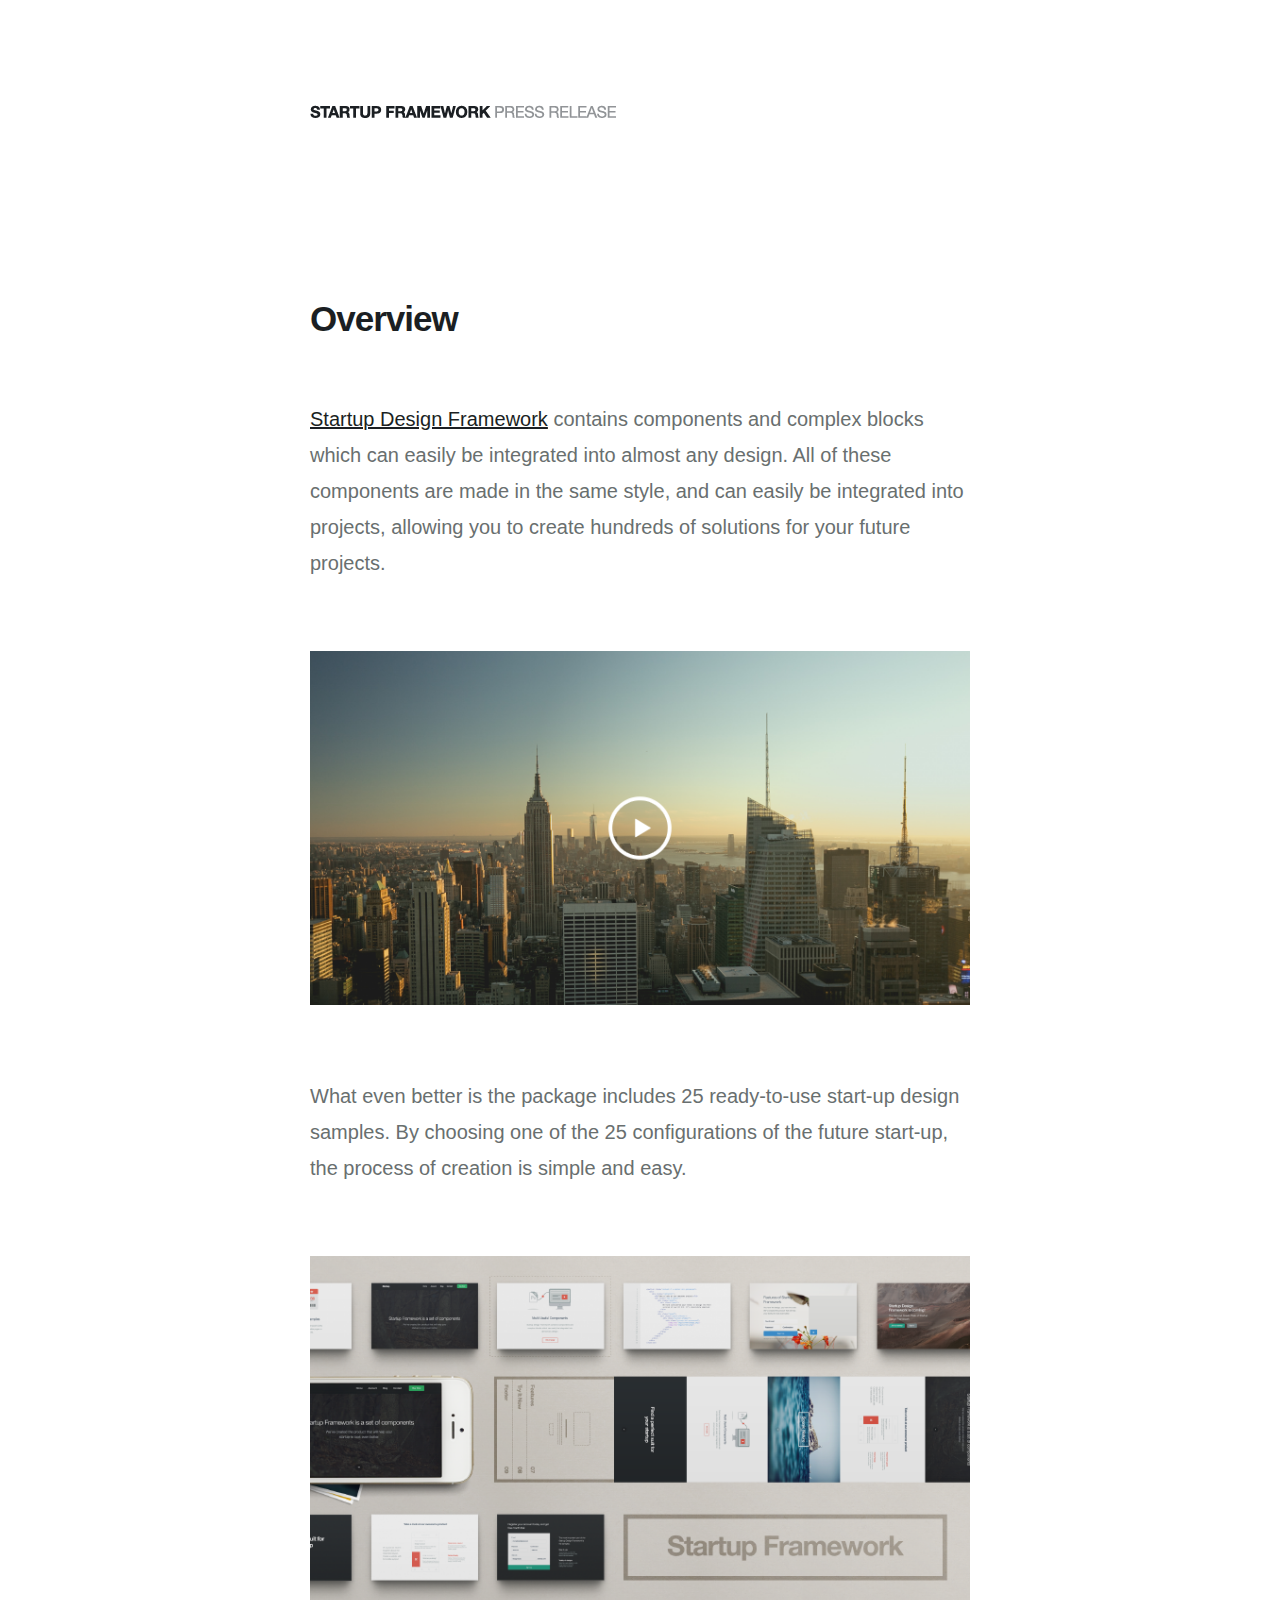
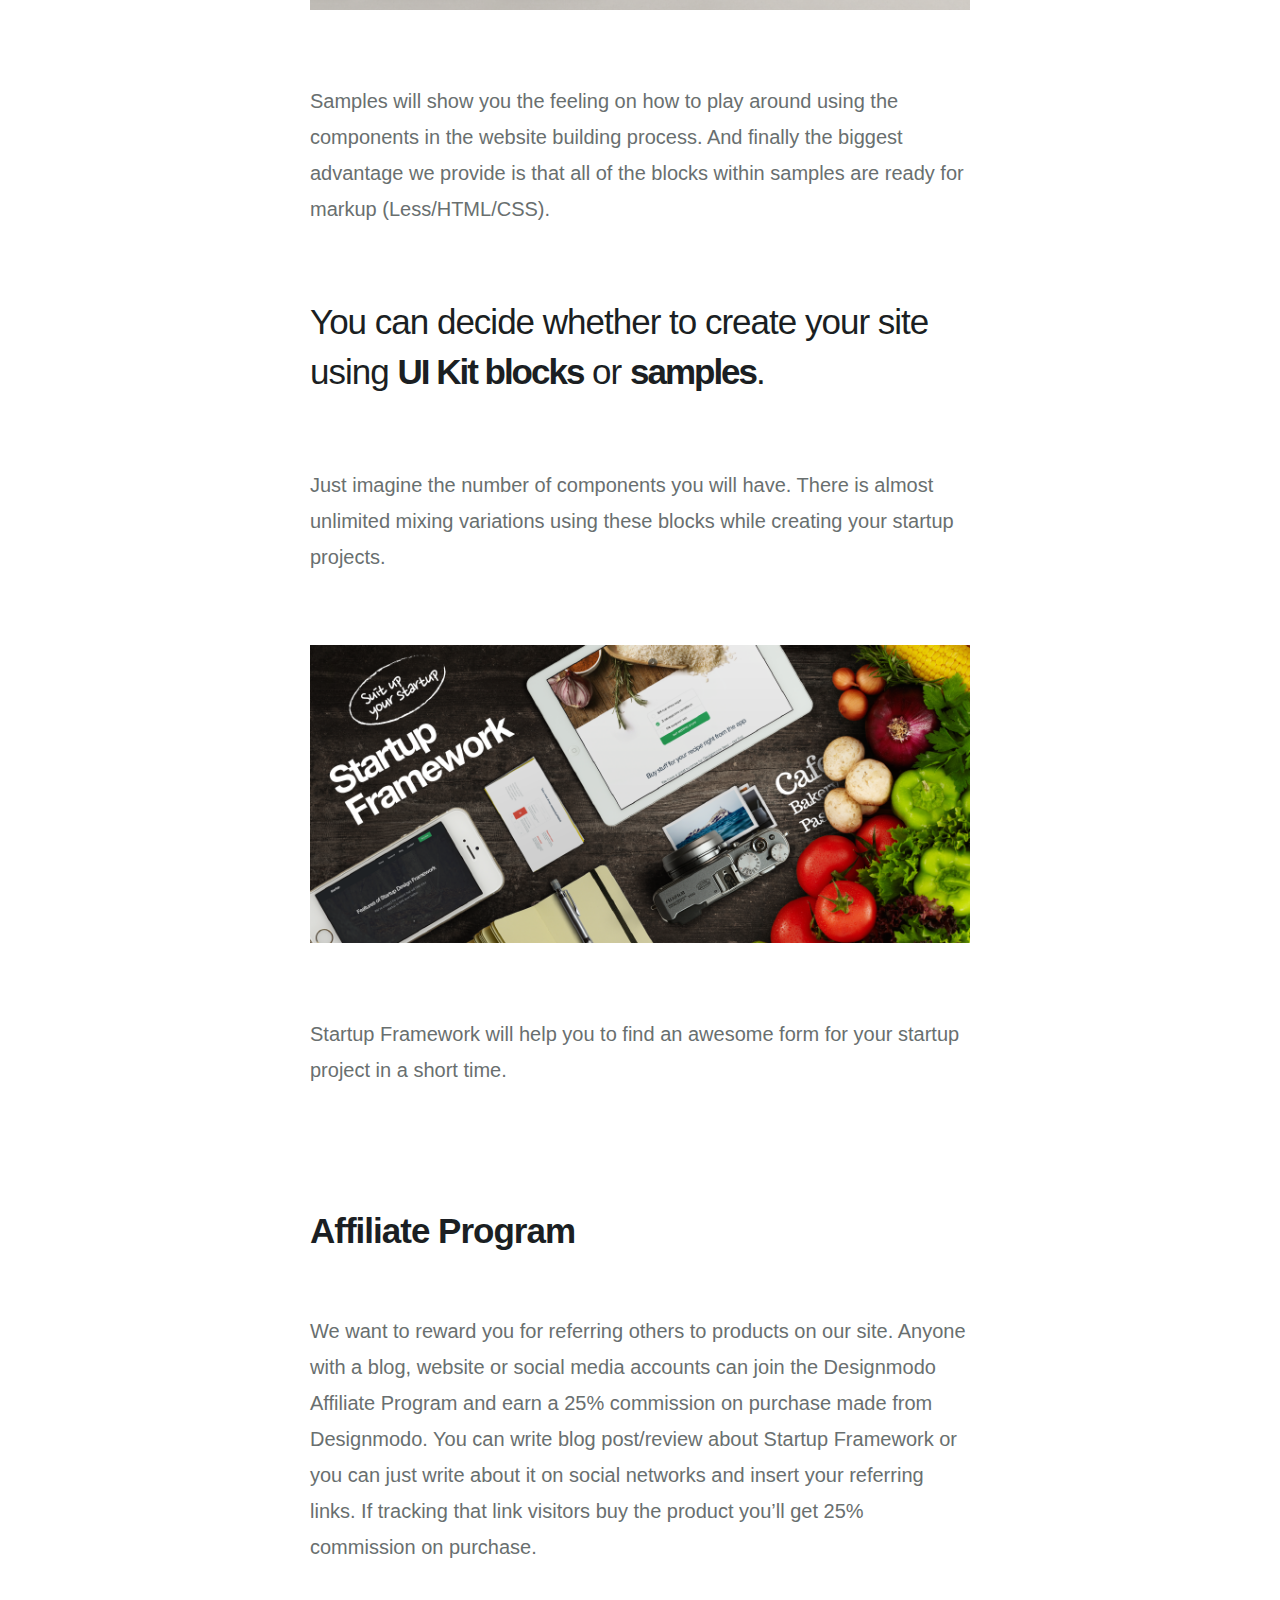
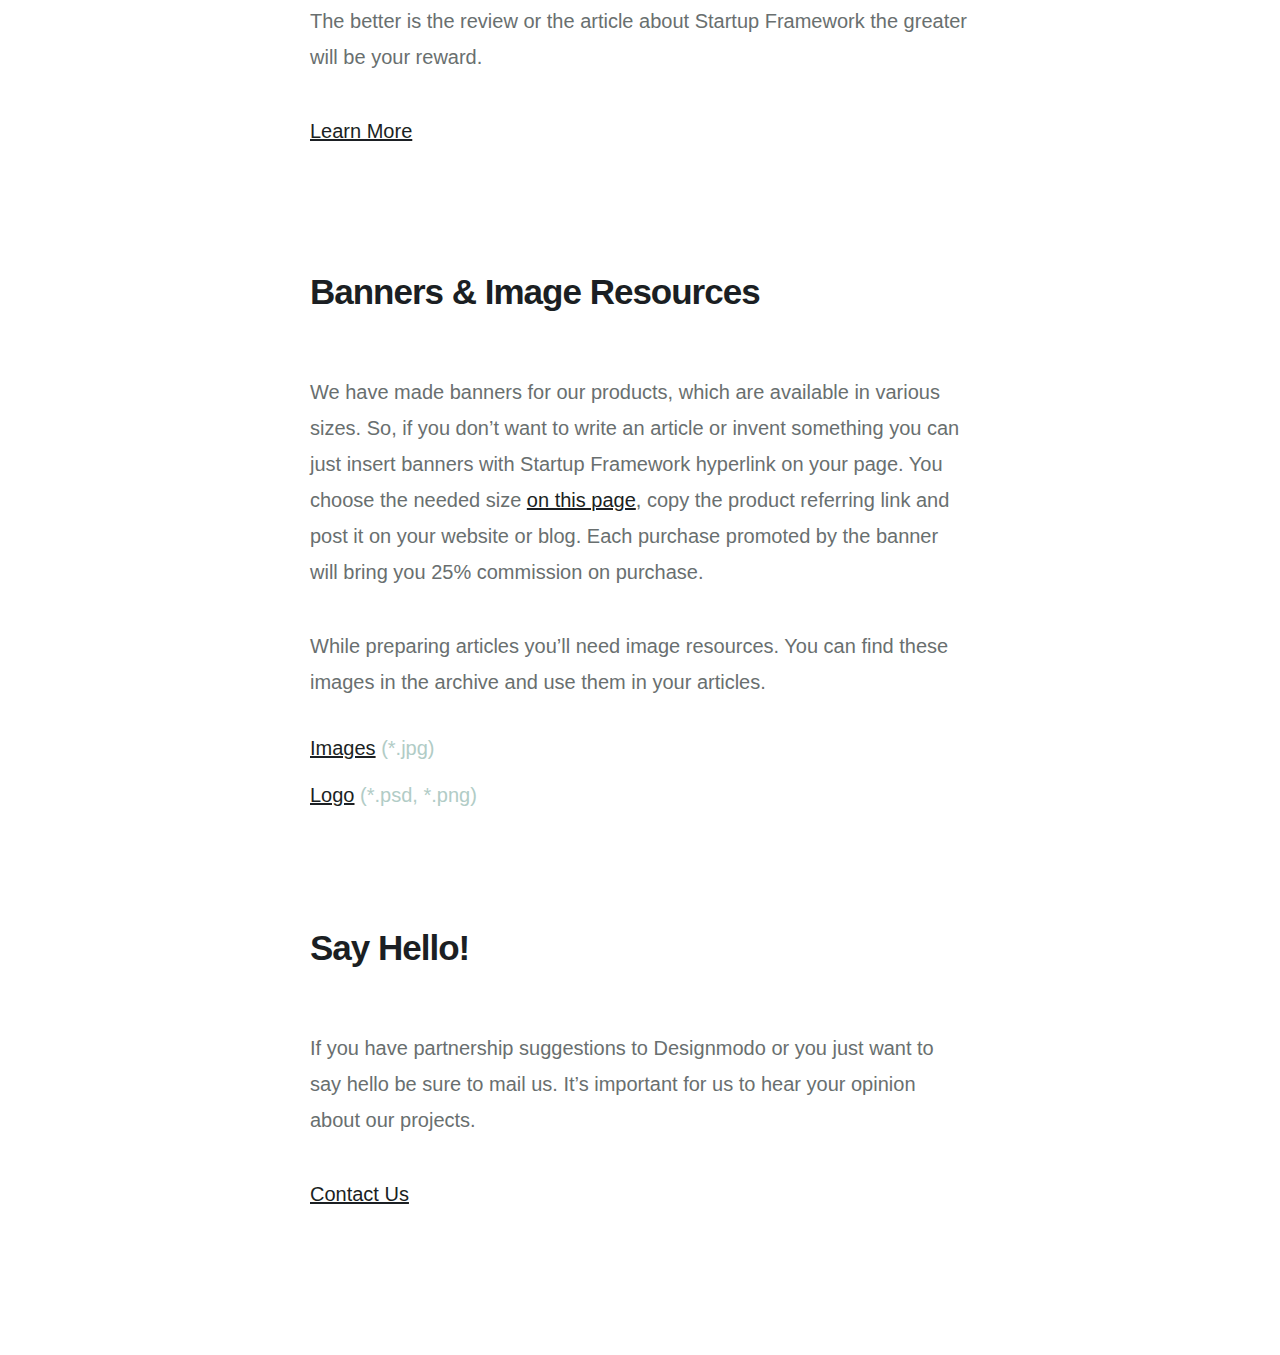
<file: product-page/Startup Framework/index.html>
<!doctype html>
<html>
<head>
<meta charset="UTF-8">
<title>Press Release: Startup Framework</title>
<link rel="icon" href="img/favicon.ico" type="image/x-icon"/>
<link rel="shortcut icon" href="favicon.ico" type="image/x-icon"/>

<style>

html,body,div,span,applet,object,iframe,h1,h2,h3,h4,h5,h6,p,blockquote,pre,a,abbr,acronym,address,big,cite,code,del,dfn,em,img,ins,kbd,q,s,samp,small,strike,strong,sub,sup,tt,var,b,u,i,center,dl,dt,dd,ol,ul,li,fieldset,form,label,legend,table,caption,tbody,tfoot,thead,tr,th,td,article,aside,canvas,details,embed,figure,figcaption,footer,header,hgroup,menu,nav,output,ruby,section,summary,time,mark,audio,video{border:0;font-size:100%;font:inherit;vertical-align:baseline;margin:0;padding:0}
	article,aside,details,figcaption,figure,footer,header,hgroup,menu,nav,section{display:block;}
	body{line-height:1}
	ol,ul{list-style:none}
	blockquote,q{quotes:none}
	blockquote:before,blockquote:after,q:before,q:after{content:none}
	table{border-collapse:collapse;border-spacing:0}
	html {position:static!important;top:0!important;}
	body {font-family: 'Helvetica Neue', Helvetica, Arial, serif;cursor:default;}
            
	* { box-sizing:border-box;-webkit-transition: 0.5s ease;-moz-transition: 0.5s;-ms-transition: 0.5s;-o-transition: 0.5s;transition: 0.5s;}
            
	h1 {font-size: 35px; font-weight: bold; margin-bottom: 60px; letter-spacing: -1px; color: #1b1f23; line-height: 45px;}
	p {font-size: 20px; line-height: 36px; color: #696f6f}
	a {color: #1b1f23}
	
	.padding_block h1 {font-size: 35px; font-weight: bold; margin-top: 120px; margin-bottom: 60px; letter-spacing: -1px; color: #1b1f23;line-height: 45px;}
	.padding_block p {margin-bottom: 38px}
	.padding_block li {margin-bottom: 27px; font-size: 20px; color: #b1ccc6; font-weight: 300}
	.padding_block li a {color: #1b1f23; font-weight: normal}
	
	.quote {font-size: 35px; font-weight: 300; line-height: 50px; padding-top: 70px; padding-bottom: 70px; letter-spacing: -1px; color: #1b1f23}
	.quote b {font-weight: 800; letter-spacing: -2px}
	.wrap {padding-top: 105px; padding-bottom: 105px; width: 100%; max-width: 700px; margin: 0 auto; padding: 105px 20px}
	.logo {padding-bottom: 175px}		
	.default_img {padding-top: 70px; padding-bottom: 70px}
	img {max-width: 100%}      
	
	@media screen and (max-width: 480px) {
		h1 {margin-bottom: 30px; font-size: 30px}
		p {font-size: 18px; line-height: 32px}
		.wrap {padding-top: 20px; padding-bottom: 20px}
		.padding_block h1 {margin-top: 80px; margin-bottom: 30px; font-size: 30px; line-height: 40px;}
		.padding_block p {margin-bottom: 25px}
		.padding_block li {margin-bottom: 20px}
		.padding_block li a {font-size: 18px}
		.default_img {padding-top: 40px; padding-bottom: 40px}
		.logo {padding-bottom: 80px; padding-top: 10px}
		.quote {font-size: 30px; line-height: 40px; padding-top: 40px; padding-bottom: 40px}
	}
</style>
</head>
<body>

<div class="wrap">
	<a href="http://designmodo.com/startup/?utm_source=FreebieDownload&utm_medium=FreebieDownload&utm_campaign=FreebieDownload"><img src="img/logo.png" class="logo"></a>
    <div>
    	<h1>Overview</h1>
       <p><a href="http://designmodo.com/startup/?utm_source=FreebieDownload&utm_medium=FreebieDownload&utm_campaign=FreebieDownload">Startup Design Framework</a> contains components and complex blocks which can easily be integrated into almost any design. All of these components are made in the same style, and can easily be integrated into projects, allowing you to create hundreds of solutions for your future projects.</p>
       
       <a href="http://designmodo.com/startup/?utm_source=FreebieDownload&utm_medium=FreebieDownload&utm_campaign=FreebieDownload"><img src="img/player.png" class="default_img"></a>
       
       <p>What even better is the package includes 25 ready-to-use start-up design samples. By choosing one of the 25 configurations of the future start-up, the process of creation is simple and easy.</p>
       
       <a href="http://designmodo.com/startup/?utm_source=FreebieDownload&utm_medium=FreebieDownload&utm_campaign=FreebieDownload"><img src="img/img_01.png" class="default_img"></a>
       
       <p>Samples will show you the feeling on how to play around using the components in the website building process. And finally the biggest advantage we provide is that all of the blocks within samples are ready for markup (Less/HTML/CSS).</p>
       
       <div class="quote">You can decide whether to create your site using <b>UI Kit blocks</b> or <b>samples</b>.</div>
       
       <p>Just imagine the number of components you will have. There is almost unlimited mixing variations using these blocks while creating your startup projects.</p>
       
       <a href="http://designmodo.com/startup/?utm_source=FreebieDownload&utm_medium=FreebieDownload&utm_campaign=FreebieDownload"><img src="img/img_02.png" class="default_img"></a>
      
       <p>Startup Framework will help you to find an awesome form for your startup project in a short time.</p>
       
       <div class="padding_block">
           <h1>Affiliate Program</h1>
           <p>We want to reward you for referring others to products on our site. Anyone with a blog, website or social media accounts can join the Designmodo Affiliate Program and earn a 25% commission on purchase made from Designmodo. You can write blog post/review about Startup Framework or you can just write about it on social networks and insert your referring links.
If tracking that link visitors buy the product you’ll get 25% commission on purchase.</p>
    		<p>The better is the review or the article about Startup Framework the greater will be your reward.</p>
    		<p><a href="http://designmodo.com/affiliates/?utm_source=FreebieDownload&utm_medium=FreebieDownload&utm_campaign=FreebieDownload">Learn More</a></p>
    	</div>
       
       <div class="padding_block">
           <h1>Banners & Image Resources</h1>
           <p>We have made banners for our products, which are available in various sizes. So, if you don’t want to write an article or invent something you can just insert banners with Startup Framework hyperlink on your page. You choose the needed size <a href="http://designmodo.com/banners/?utm_source=FreebieDownload&utm_medium=FreebieDownload&utm_campaign=FreebieDownload">on this page</a>, copy the product referring link and post it on your website or blog. Each purchase promoted by the banner will bring you 25% commission on purchase.</p>
			<p>While preparing articles you’ll need image resources. You can find these images in the archive and use them in your articles. 
 </p>
           <ul>
               <li><a href="press_images.zip">Images</a> (*.jpg)</li>
               <li><a href="logo.zip">Logo</a> (*.psd, *.png)</li>
           </ul>
    	</div>
        
        <div class="padding_block">
           <h1>Say Hello!</h1>
           <p>If you have partnership suggestions to Designmodo or you just want to say hello be sure to mail us. It’s important for us to hear your opinion about our projects.</p>
    		<p><a href="http://designmodo.com/contact-us/?utm_source=FreebieDownload&utm_medium=FreebieDownload&utm_campaign=FreebieDownload">Contact Us</a></p>
    	</div>
    
</div>

</body>
</html>
</file>
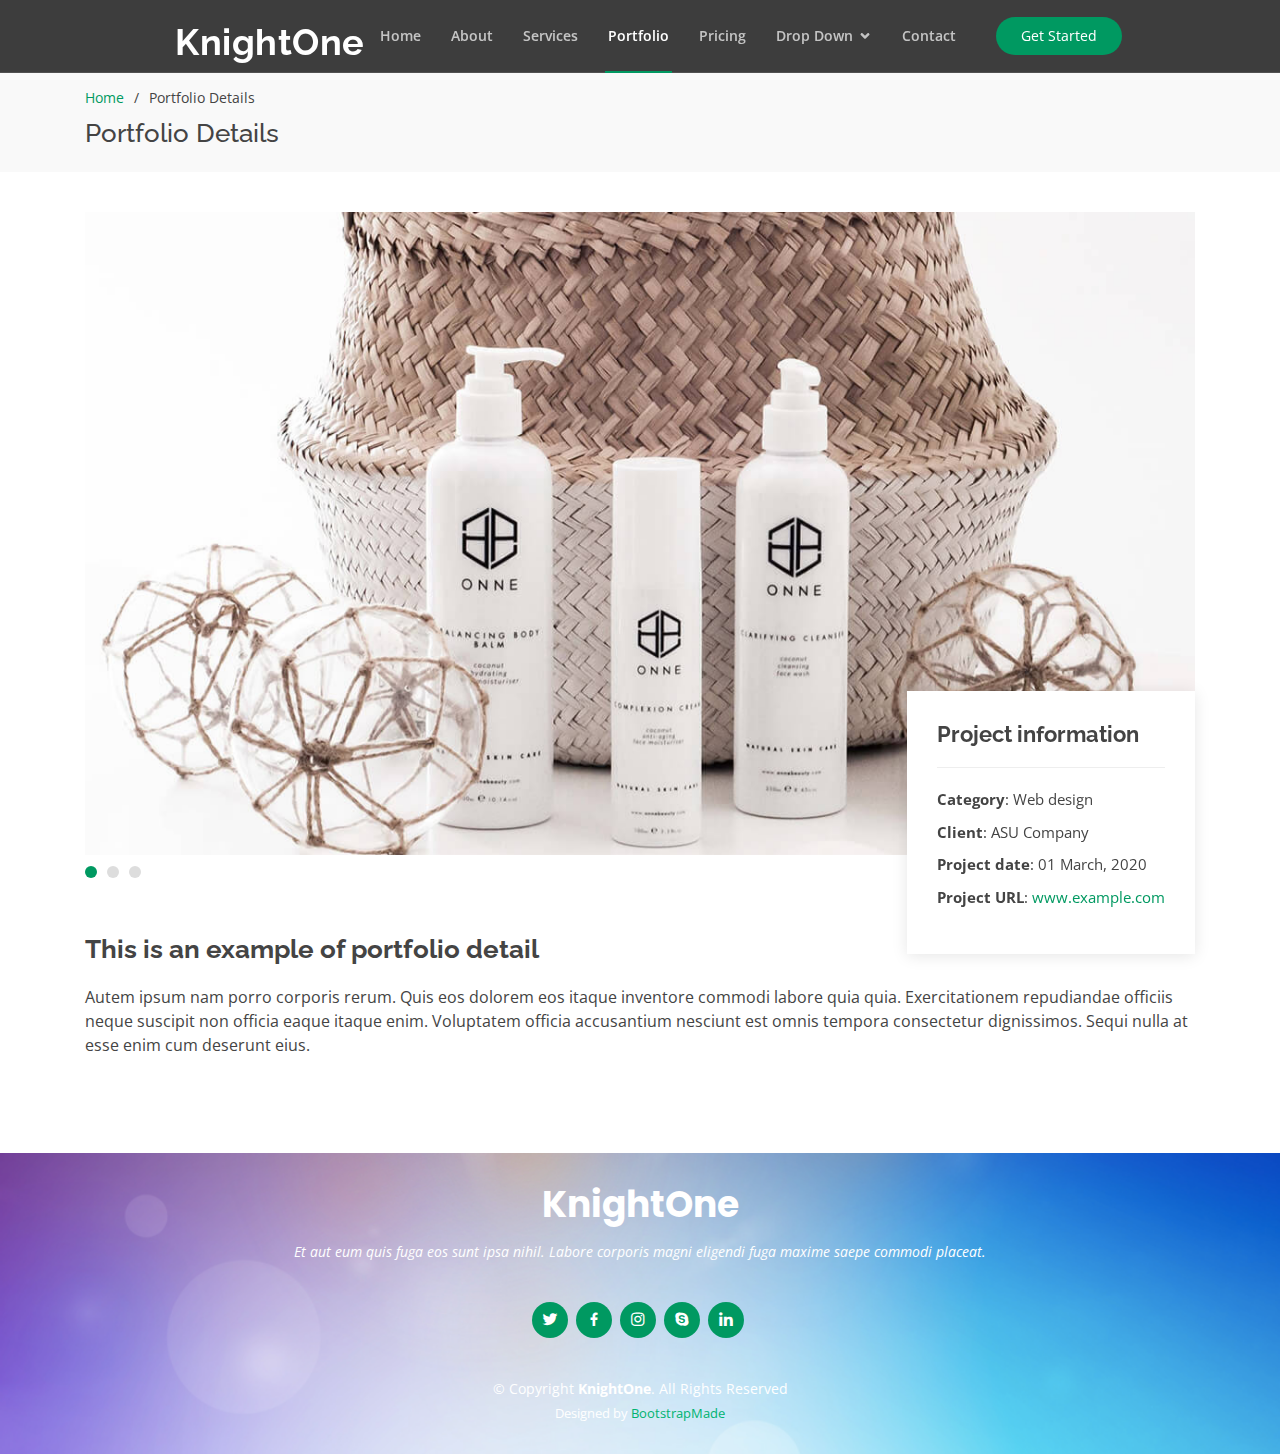
<file: KnightOne/portfolio-details.html>
<!DOCTYPE html>
<html lang="en">

<head>
  <meta charset="utf-8">
  <meta content="width=device-width, initial-scale=1.0" name="viewport">

  <title>Portfolio Details - KnightOne Bootstrap Template</title>
  <meta content="" name="descriptison">
  <meta content="" name="keywords">

  <!-- Favicons -->
  <link href="assets/img/favicon.png" rel="icon">
  <link href="assets/img/apple-touch-icon.png" rel="apple-touch-icon">

  <!-- Google Fonts -->
  <link href="https://fonts.googleapis.com/css?family=Open+Sans:300,300i,400,400i,600,600i,700,700i|Raleway:300,300i,400,400i,500,500i,600,600i,700,700i|Poppins:300,300i,400,400i,500,500i,600,600i,700,700i" rel="stylesheet">

  <!-- Vendor CSS Files -->
  <link href="assets/vendor/bootstrap/css/bootstrap.min.css" rel="stylesheet">
  <link href="assets/vendor/icofont/icofont.min.css" rel="stylesheet">
  <link href="assets/vendor/boxicons/css/boxicons.min.css" rel="stylesheet">
  <link href="assets/vendor/remixicon/remixicon.css" rel="stylesheet">
  <link href="assets/vendor/venobox/venobox.css" rel="stylesheet">
  <link href="assets/vendor/owl.carousel/assets/owl.carousel.min.css" rel="stylesheet">

  <!-- Template Main CSS File -->
  <link href="assets/css/style.css" rel="stylesheet">

  <!-- =======================================================
  * Template Name: KnightOne - v2.0.0
  * Template URL: https://bootstrapmade.com/knight-simple-one-page-bootstrap-template/
  * Author: BootstrapMade.com
  * License: https://bootstrapmade.com/license/
  ======================================================== -->
</head>

<body>

  <!-- ======= Header ======= -->
  <header id="header" class="fixed-top header-inner-pages">
    <div class="container-fluid">

      <div class="row justify-content-center">
        <div class="col-xl-9 d-flex align-items-center justify-content-between">
          <h1 class="logo"><a href="index.html">KnightOne</a></h1>
          <!-- Uncomment below if you prefer to use an image logo -->
          <!-- <a href="index.html" class="logo"><img src="assets/img/logo.png" alt="" class="img-fluid"></a>-->

          <nav class="nav-menu d-none d-lg-block">
            <ul>
              <li><a href="index.html">Home</a></li>
              <li><a href="#about">About</a></li>
              <li><a href="#services">Services</a></li>
              <li class="active"><a href="#portfolio">Portfolio</a></li>
              <li><a href="#pricing">Pricing</a></li>
              <li class="drop-down"><a href="">Drop Down</a>
                <ul>
                  <li><a href="#">Drop Down 1</a></li>
                  <li class="drop-down"><a href="#">Deep Drop Down</a>
                    <ul>
                      <li><a href="#">Deep Drop Down 1</a></li>
                      <li><a href="#">Deep Drop Down 2</a></li>
                      <li><a href="#">Deep Drop Down 3</a></li>
                      <li><a href="#">Deep Drop Down 4</a></li>
                      <li><a href="#">Deep Drop Down 5</a></li>
                    </ul>
                  </li>
                  <li><a href="#">Drop Down 2</a></li>
                  <li><a href="#">Drop Down 3</a></li>
                  <li><a href="#">Drop Down 4</a></li>
                </ul>
              </li>
              <li><a href="#contact">Contact</a></li>

            </ul>
          </nav><!-- .nav-menu -->

          <a href="#about" class="get-started-btn scrollto">Get Started</a>
        </div>
      </div>

    </div>
  </header><!-- End Header -->

  <main id="main">

    <!-- ======= Breadcrumbs ======= -->
    <section id="breadcrumbs" class="breadcrumbs">
      <div class="container">

        <ol>
          <li><a href="index.html">Home</a></li>
          <li>Portfolio Details</li>
        </ol>
        <h2>Portfolio Details</h2>

      </div>
    </section><!-- End Breadcrumbs -->

    <!-- ======= Portfolio Details Section ======= -->
    <section id="portfolio-details" class="portfolio-details">
      <div class="container">

        <div class="portfolio-details-container">

          <div class="owl-carousel portfolio-details-carousel">
            <img src="assets/img/portfolio/portfolio-details-1.jpg" class="img-fluid" alt="">
            <img src="assets/img/portfolio/portfolio-details-2.jpg" class="img-fluid" alt="">
            <img src="assets/img/portfolio/portfolio-details-3.jpg" class="img-fluid" alt="">
          </div>

          <div class="portfolio-info">
            <h3>Project information</h3>
            <ul>
              <li><strong>Category</strong>: Web design</li>
              <li><strong>Client</strong>: ASU Company</li>
              <li><strong>Project date</strong>: 01 March, 2020</li>
              <li><strong>Project URL</strong>: <a href="#">www.example.com</a></li>
            </ul>
          </div>

        </div>

        <div class="portfolio-description">
          <h2>This is an example of portfolio detail</h2>
          <p>
            Autem ipsum nam porro corporis rerum. Quis eos dolorem eos itaque inventore commodi labore quia quia. Exercitationem repudiandae officiis neque suscipit non officia eaque itaque enim. Voluptatem officia accusantium nesciunt est omnis tempora consectetur dignissimos. Sequi nulla at esse enim cum deserunt eius.
          </p>
        </div>

      </div>
    </section><!-- End Portfolio Details Section -->

  </main><!-- End #main -->

  <!-- ======= Footer ======= -->
  <footer id="footer">
    <div class="container">
      <h3>KnightOne</h3>
      <p>Et aut eum quis fuga eos sunt ipsa nihil. Labore corporis magni eligendi fuga maxime saepe commodi placeat.</p>
      <div class="social-links">
        <a href="#" class="twitter"><i class="bx bxl-twitter"></i></a>
        <a href="#" class="facebook"><i class="bx bxl-facebook"></i></a>
        <a href="#" class="instagram"><i class="bx bxl-instagram"></i></a>
        <a href="#" class="google-plus"><i class="bx bxl-skype"></i></a>
        <a href="#" class="linkedin"><i class="bx bxl-linkedin"></i></a>
      </div>
      <div class="copyright">
        &copy; Copyright <strong><span>KnightOne</span></strong>. All Rights Reserved
      </div>
      <div class="credits">
        <!-- All the links in the footer should remain intact. -->
        <!-- You can delete the links only if you purchased the pro version. -->
        <!-- Licensing information: https://bootstrapmade.com/license/ -->
        <!-- Purchase the pro version with working PHP/AJAX contact form: https://bootstrapmade.com/knight-simple-one-page-bootstrap-template/ -->
        Designed by <a href="https://bootstrapmade.com/">BootstrapMade</a>
      </div>
    </div>
  </footer><!-- End Footer -->

  <div id="preloader"></div>
  <a href="#" class="back-to-top"><i class="ri-arrow-up-line"></i></a>

  <!-- Vendor JS Files -->
  <script src="assets/vendor/jquery/jquery.min.js"></script>
  <script src="assets/vendor/bootstrap/js/bootstrap.bundle.min.js"></script>
  <script src="assets/vendor/jquery.easing/jquery.easing.min.js"></script>
  <script src="assets/vendor/php-email-form/validate.js"></script>
  <script src="assets/vendor/waypoints/jquery.waypoints.min.js"></script>
  <script src="assets/vendor/counterup/counterup.min.js"></script>
  <script src="assets/vendor/isotope-layout/isotope.pkgd.min.js"></script>
  <script src="assets/vendor/venobox/venobox.min.js"></script>
  <script src="assets/vendor/owl.carousel/owl.carousel.min.js"></script>

  <!-- Template Main JS File -->
  <script src="assets/js/main.js"></script>

</body>

</html>
</file>
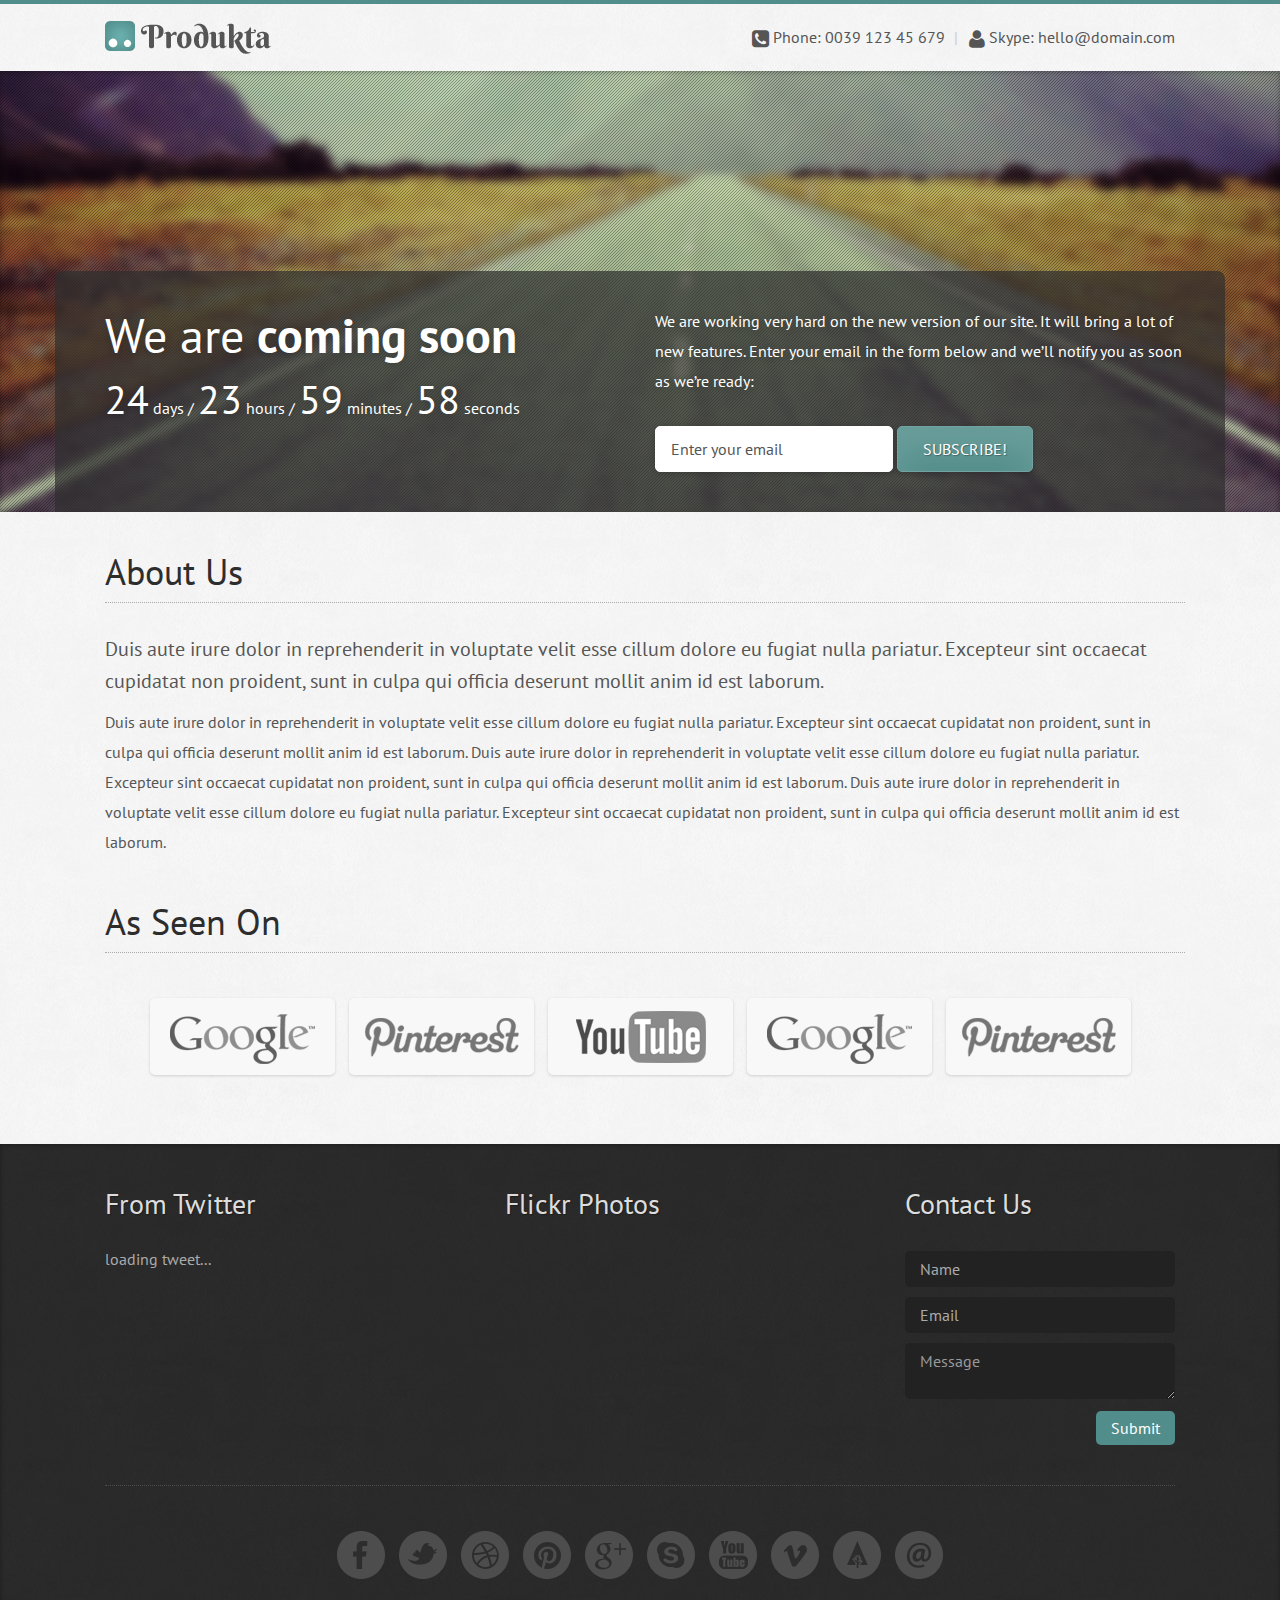
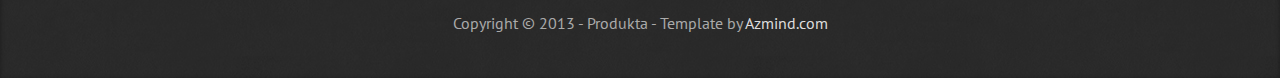
<file: produkta/coming-soon.html>
<!DOCTYPE html>
<html lang="en">

    <head>

        <meta charset="utf-8">
        <title>Produkta - Responsive Product Showcase</title>
        <meta name="viewport" content="width=device-width, initial-scale=1.0">
        <meta name="description" content="">
        <meta name="author" content="">

        <!-- CSS -->
        <link rel='stylesheet' href='http://fonts.googleapis.com/css?family=PT+Sans:400,700'>
        <link rel="stylesheet" href="assets/bootstrap/css/bootstrap.min.css">
        <link rel="stylesheet" href="assets/font-awesome/css/font-awesome.css">
        <link rel="stylesheet" href="assets/css/social-icons.css">
        <link rel="stylesheet" href="assets/css/coming-soon-style.css">

        <!-- HTML5 shim, for IE6-8 support of HTML5 elements -->
        <!--[if lt IE 9]>
            <script src="http://html5shim.googlecode.com/svn/trunk/html5.js"></script>
        <![endif]-->

        <!-- Favicon and touch icons -->
        <link rel="shortcut icon" href="assets/ico/favicon.ico">
        <link rel="apple-touch-icon-precomposed" sizes="144x144" href="assets/ico/apple-touch-icon-144-precomposed.png">
        <link rel="apple-touch-icon-precomposed" sizes="114x114" href="assets/ico/apple-touch-icon-114-precomposed.png">
        <link rel="apple-touch-icon-precomposed" sizes="72x72" href="assets/ico/apple-touch-icon-72-precomposed.png">
        <link rel="apple-touch-icon-precomposed" href="assets/ico/apple-touch-icon-57-precomposed.png">

    </head>

    <body>

        <!-- Header -->
        <div class="container">
            <div class="header row">
                <div class="logo span4">
                    <h2><a href="">Produkta</a></h2>
                </div>
                <div class="tel-skype span8">
                    <p><i class="icon-phone-sign"></i> Phone: 0039 123 45 679 <span class="pipe">|</span> <i class="icon-user"></i> Skype: hello@domain.com</p>
                </div>
            </div>
        </div>

        <!-- Coming Soon -->
        <div class="product-showcase">
            <div class="product-showcase-pattern">
                <div class="container">
                    <div class="row">
                        <div class="span12 product-background">
                            <div class="row">
                                <div class="span6">
                                    <h1>We are <strong>coming soon</strong></h1>
                                    <div class="product-description">
                                        <div class="timer">
                                            <span class="days"></span> days /
                                            <span class="hours"></span> hours /
                                            <span class="minutes"></span> minutes /
                                            <span class="seconds"></span> seconds
                                        </div>
                                    </div>
                                </div>
                                <div class="span6">
                                    <div class="product-description product-description-right">
                                        <p>We are working very hard on the new version of our site. It will bring a lot of new features. Enter your email in the form below and we’ll notify you as soon as we’re ready:</p>
                                        <form action="assets/subscribe.php" method="post" class="subscribe">
                                            <input type="text" name="email" class="email" placeholder="Enter your email">
                                            <button type="submit">Subscribe!</button>
                                        </form>
                                    </div>
                                </div>
                            </div>
                        </div>
                    </div>
                </div>
            </div>
        </div>

        <!-- Content -->
        <div class="container">

            <div class="row">
                <div class="span12">
                    <!-- about us -->
                    <div class="about-us_2">
                        <h3>About Us</h3>
                        <h5>Duis aute irure dolor in reprehenderit in voluptate velit esse cillum dolore eu fugiat nulla pariatur. Excepteur sint occaecat cupidatat non proident, sunt in culpa qui officia deserunt mollit anim id est laborum.</h5>
                        <p>Duis aute irure dolor in reprehenderit in voluptate velit esse cillum dolore eu fugiat nulla pariatur. Excepteur sint occaecat cupidatat non proident, sunt in culpa qui officia deserunt mollit anim id est laborum. Duis aute irure dolor in reprehenderit in voluptate velit esse cillum dolore eu fugiat nulla pariatur. Excepteur sint occaecat cupidatat non proident, sunt in culpa qui officia deserunt mollit anim id est laborum. Duis aute irure dolor in reprehenderit in voluptate velit esse cillum dolore eu fugiat nulla pariatur. Excepteur sint occaecat cupidatat non proident, sunt in culpa qui officia deserunt mollit anim id est laborum.</p>
                    </div>
                </div>
            </div> <!-- end row -->

            <div class="row">
                <!-- as seen on -->
                <div class="span12 using-this">
                    <h3>As Seen On</h3>
                    <div class="using-this-container">
                        <a class="using-this-google" href="#"></a>
                        <a class="using-this-pinterest" href="#"></a>
                        <a class="using-this-youtube" href="#"></a>
                        <a class="using-this-google" href="#"></a>
                        <a class="using-this-pinterest" href="#"></a>
                    </div>
                </div>
            </div> <!-- end row -->

        </div> <!-- end container -->

        <footer>
            <div class="container">
                <div class="row">
                    <div class="span4 from-twitter">
                        <h3>From Twitter</h3>
                        <div class="show-tweet"></div>
                    </div>
                    <div class="span4 flickr-photos">
                        <h3>Flickr Photos</h3>
                        <ul class="flickr-feed"></ul>
                    </div>
                    <div class="span4 contact-us">
                        <h3>Contact Us</h3>
                        <form action="assets/contact.php" method="post">
                            <input type="text" name="name" class="name" placeholder="Name">
                            <input type="text" name="email" class="email" placeholder="Email">
                            <textarea name="message" placeholder="Message"></textarea>
                            <button type="submit">Submit</button>
                        </form>
                    </div>
                </div> <!-- end row -->
                <div class="row">
                    <div class="span12">
                        <div class="social-links">
                            <a class="facebook" href="#"></a>
                            <a class="twitter" href="#"></a>
                            <a class="dribbble" href="#"></a>
                            <a class="pinterest" href="#"></a>
                            <a class="googleplus" href="#"></a>
                            <a class="skype" href="#"></a>
                            <a class="youtube" href="#"></a>
                            <a class="vimeo" href="#"></a>
                            <a class="forrst" href="#"></a>
                            <a class="email" href="#"></a>
                        </div>
                    </div>
                </div> <!-- end row -->
                <div class="row">
                    <div class="span12 copyright">
                        <p>Copyright &copy; 2013 - Produkta - Template by <a href="http://azmind.com" target="_blank">Azmind.com</a></p>
                    </div>
                </div> <!-- end row -->
            </div> <!-- end container -->
        </footer>


        <!-- Javascript -->
        <script src="assets/js/jquery-1.8.2.min.js"></script>
        <script src="assets/js/jquery.backstretch.min.js"></script>
        <script src="assets/js/jquery.tweet.js"></script>
        <script src="assets/js/jflickrfeed.js"></script>
        <script src="assets/js/jquery.countdown.js"></script>
        <script src="assets/js/coming-soon-scripts.js"></script>

    </body>

</html>
</file>
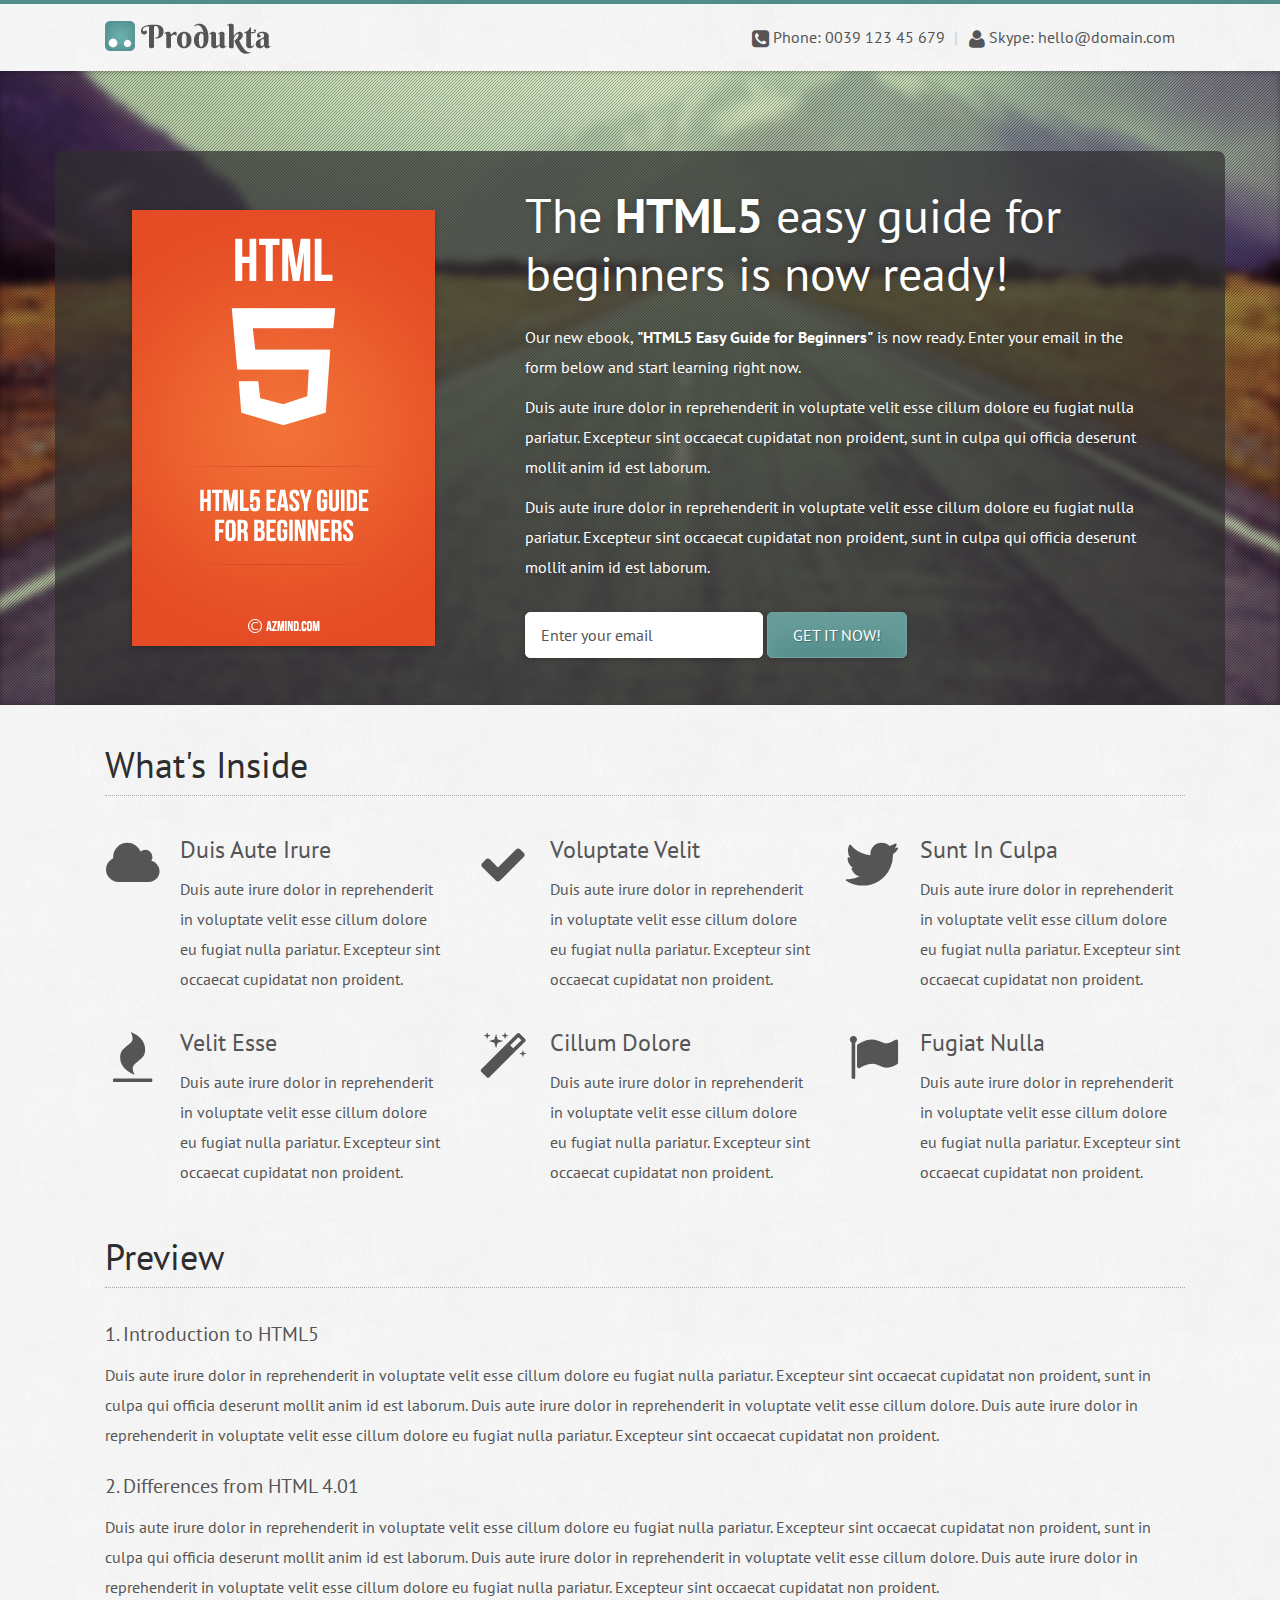
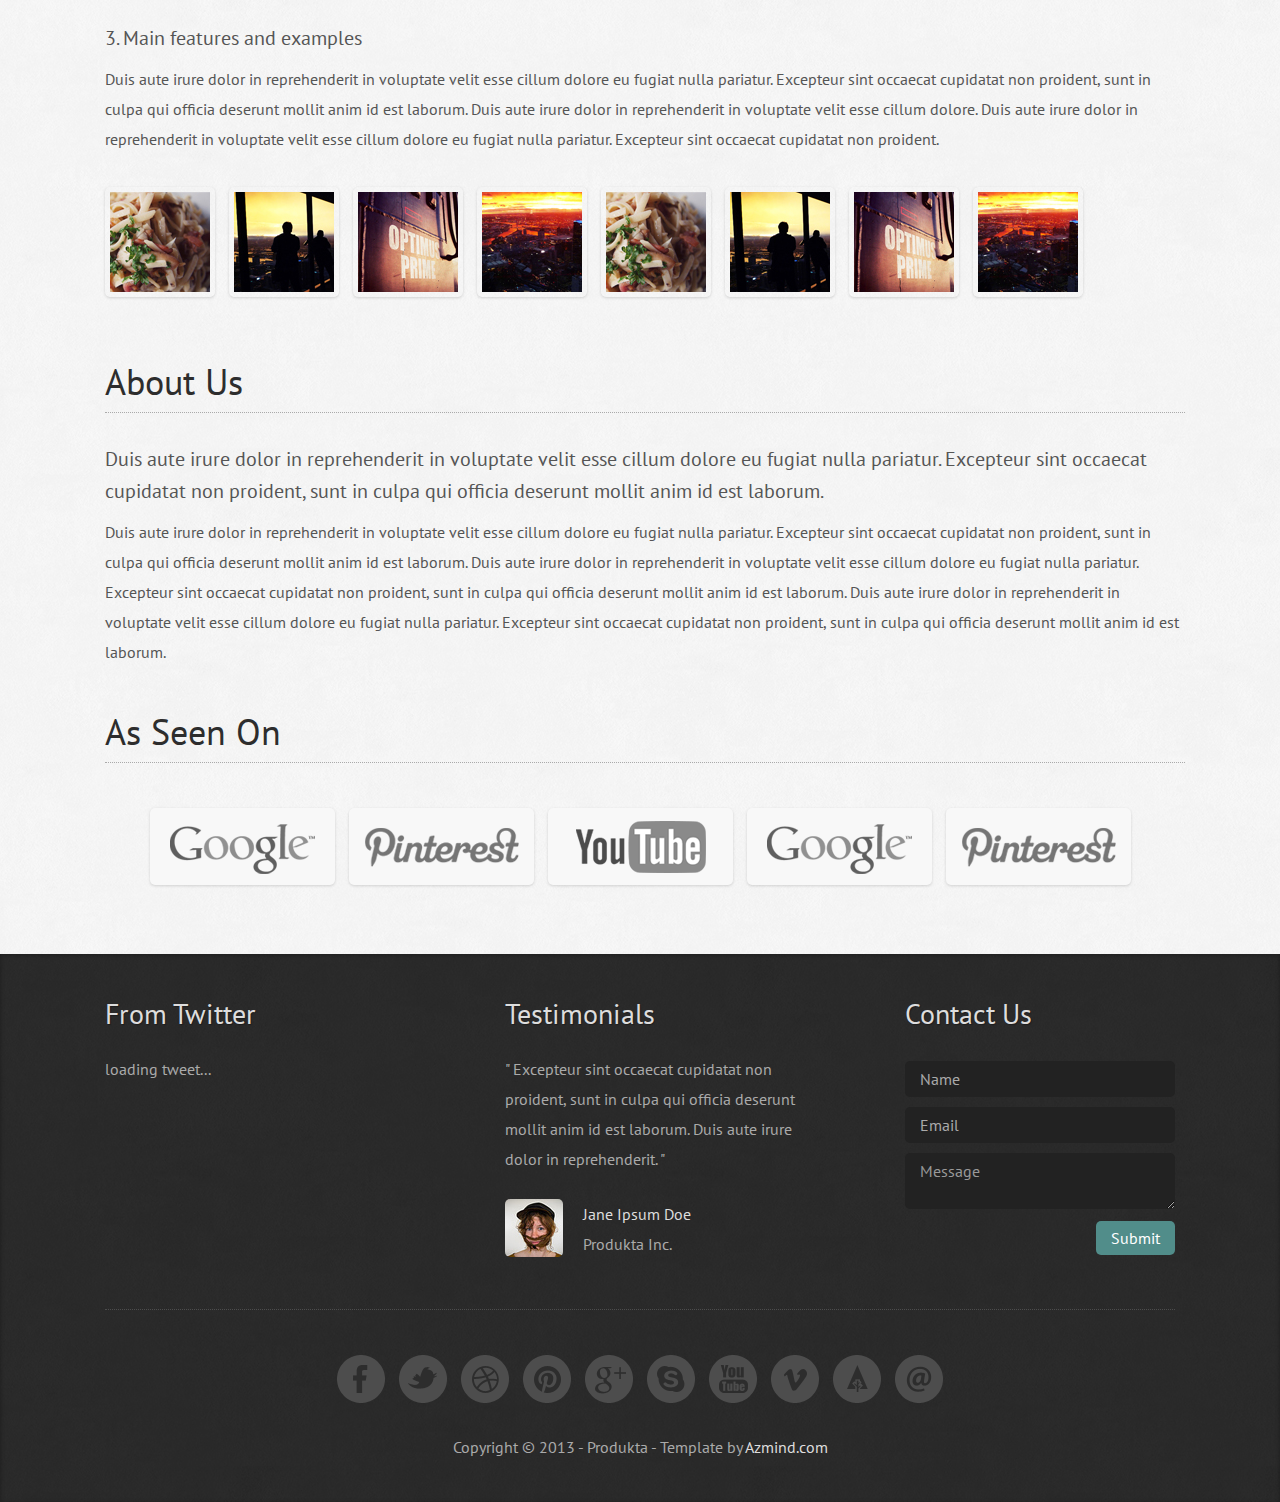
<file: produkta/ebook.html>
<!DOCTYPE html>
<html lang="en">

    <head>

        <meta charset="utf-8">
        <title>Produkta - Responsive Product Showcase</title>
        <meta name="viewport" content="width=device-width, initial-scale=1.0">
        <meta name="description" content="">
        <meta name="author" content="">

        <!-- CSS -->
        <link rel='stylesheet' href='http://fonts.googleapis.com/css?family=PT+Sans:400,700'>
        <link rel="stylesheet" href="assets/bootstrap/css/bootstrap.min.css">
        <link rel="stylesheet" href="assets/prettyPhoto/css/prettyPhoto.css">
        <link rel="stylesheet" href="assets/font-awesome/css/font-awesome.css">
        <link rel="stylesheet" href="assets/css/social-icons.css">
        <link rel="stylesheet" href="assets/css/ebook-style.css">

        <!-- HTML5 shim, for IE6-8 support of HTML5 elements -->
        <!--[if lt IE 9]>
            <script src="http://html5shim.googlecode.com/svn/trunk/html5.js"></script>
        <![endif]-->

        <!-- Favicon and touch icons -->
        <link rel="shortcut icon" href="assets/ico/favicon.ico">
        <link rel="apple-touch-icon-precomposed" sizes="144x144" href="assets/ico/apple-touch-icon-144-precomposed.png">
        <link rel="apple-touch-icon-precomposed" sizes="114x114" href="assets/ico/apple-touch-icon-114-precomposed.png">
        <link rel="apple-touch-icon-precomposed" sizes="72x72" href="assets/ico/apple-touch-icon-72-precomposed.png">
        <link rel="apple-touch-icon-precomposed" href="assets/ico/apple-touch-icon-57-precomposed.png">

    </head>

    <body>

        <!-- Header -->
        <div class="container">
            <div class="header row">
                <div class="logo span4">
                    <h2><a href="">Produkta</a></h2>
                </div>
                <div class="tel-skype span8">
                    <p><i class="icon-phone-sign"></i> Phone: 0039 123 45 679 <span class="pipe">|</span> <i class="icon-user"></i> Skype: hello@domain.com</p>
                </div>
            </div>
        </div>

        <!-- Product Showcase -->
        <div class="product-showcase">
            <div class="product-showcase-pattern">
                <div class="container">
                    <div class="row">
                        <div class="span12 product-background">
                            <div class="row">
                                <div class="span5 product-image">
                                    <img src="assets/img/ebook.png" alt="">
                                </div>
                                <div class="span7 product-title">
                                    <h1>The <strong>HTML5</strong> easy guide for beginners is now ready!</h1>
                                    <div class="product-description">
                                        <p>Our new ebook, <strong>"HTML5 Easy Guide for Beginners"</strong> is now ready. Enter your email in the form below and start learning right now.</p>
                                        <p>Duis aute irure dolor in reprehenderit in voluptate velit esse cillum dolore eu fugiat nulla pariatur. Excepteur sint occaecat cupidatat non proident, sunt in culpa qui officia deserunt mollit anim id est laborum.</p>
                                        <p>Duis aute irure dolor in reprehenderit in voluptate velit esse cillum dolore eu fugiat nulla pariatur. Excepteur sint occaecat cupidatat non proident, sunt in culpa qui officia deserunt mollit anim id est laborum.</p>
                                        <form action="assets/subscribe.php" method="post" class="subscribe">
                                            <input type="text" name="email" class="email" placeholder="Enter your email">
                                            <button type="submit">Get it now!</button>
                                        </form>
                                    </div>
                                </div>
                            </div>
                        </div>
                    </div>
                </div>
            </div>
        </div>

        <!-- Content -->
        <div class="container">

            <div class="row">
                <div class="span12">
                    <!-- features -->
                    <div class="features_2">
                        <h3>What's Inside</h3>
                        <div class="row">
                            <div class="span4 single-feature features-left-span">
                                <div class="feature-icon">
                                    <i class="icon-cloud"></i>
                                </div>
                                <div class="feature-text">
                                    <h4>Duis Aute Irure</h4>
                                    <p>Duis aute irure dolor in reprehenderit in voluptate velit esse cillum dolore eu fugiat nulla pariatur. Excepteur sint occaecat cupidatat non proident.</p>
                                </div>
                            </div>
                            <div class="span4 single-feature">
                                <div class="feature-icon">
                                    <i class="icon-ok"></i>
                                </div>
                                <div class="feature-text">
                                    <h4>Voluptate Velit</h4>
                                    <p>Duis aute irure dolor in reprehenderit in voluptate velit esse cillum dolore eu fugiat nulla pariatur. Excepteur sint occaecat cupidatat non proident.</p>
                                </div>
                            </div>
                            <div class="span4 single-feature">
                                <div class="feature-icon">
                                    <i class="icon-twitter"></i>
                                </div>
                                <div class="feature-text">
                                    <h4>Sunt In Culpa</h4>
                                    <p>Duis aute irure dolor in reprehenderit in voluptate velit esse cillum dolore eu fugiat nulla pariatur. Excepteur sint occaecat cupidatat non proident.</p>
                                </div>
                            </div>
                        </div>
                        <div class="row">
                            <div class="span4 single-feature features-left-span single-feature-bottom">
                                <div class="feature-icon">
                                    <i class="icon-fire"></i>
                                </div>
                                <div class="feature-text">
                                    <h4>Velit Esse</h4>
                                    <p>Duis aute irure dolor in reprehenderit in voluptate velit esse cillum dolore eu fugiat nulla pariatur. Excepteur sint occaecat cupidatat non proident.</p>
                                </div>
                            </div>
                            <div class="span4 single-feature single-feature-bottom">
                                <div class="feature-icon">
                                    <i class="icon-magic"></i>
                                </div>
                                <div class="feature-text">
                                    <h4>Cillum Dolore</h4>
                                    <p>Duis aute irure dolor in reprehenderit in voluptate velit esse cillum dolore eu fugiat nulla pariatur. Excepteur sint occaecat cupidatat non proident.</p>
                                </div>
                            </div>
                            <div class="span4 single-feature single-feature-bottom">
                                <div class="feature-icon">
                                    <i class="icon-flag"></i>
                                </div>
                                <div class="feature-text">
                                    <h4>Fugiat Nulla</h4>
                                    <p>Duis aute irure dolor in reprehenderit in voluptate velit esse cillum dolore eu fugiat nulla pariatur. Excepteur sint occaecat cupidatat non proident.</p>
                                </div>
                            </div>
                        </div>
                    </div>
                </div>
            </div> <!-- end row -->

            <div class="row">
                <div class="span12">
                    <!-- gallery -->
                    <div class="gallery_2">
                        <h3>Preview</h3>
                        <h5>1. Introduction to HTML5</h5>
                        <p>Duis aute irure dolor in reprehenderit in voluptate velit esse cillum dolore eu fugiat nulla pariatur. Excepteur sint occaecat cupidatat non proident, sunt in culpa qui officia deserunt mollit anim id est laborum. Duis aute irure dolor in reprehenderit in voluptate velit esse cillum dolore. Duis aute irure dolor in reprehenderit in voluptate velit esse cillum dolore eu fugiat nulla pariatur. Excepteur sint occaecat cupidatat non proident.</p>
                        <h5>2. Differences from HTML 4.01</h5>
                        <p>Duis aute irure dolor in reprehenderit in voluptate velit esse cillum dolore eu fugiat nulla pariatur. Excepteur sint occaecat cupidatat non proident, sunt in culpa qui officia deserunt mollit anim id est laborum. Duis aute irure dolor in reprehenderit in voluptate velit esse cillum dolore. Duis aute irure dolor in reprehenderit in voluptate velit esse cillum dolore eu fugiat nulla pariatur. Excepteur sint occaecat cupidatat non proident.</p>
                        <h5>3. Main features and examples</h5>
                        <p>Duis aute irure dolor in reprehenderit in voluptate velit esse cillum dolore eu fugiat nulla pariatur. Excepteur sint occaecat cupidatat non proident, sunt in culpa qui officia deserunt mollit anim id est laborum. Duis aute irure dolor in reprehenderit in voluptate velit esse cillum dolore. Duis aute irure dolor in reprehenderit in voluptate velit esse cillum dolore eu fugiat nulla pariatur. Excepteur sint occaecat cupidatat non proident.</p>
                        <div class="gallery-images">
                            <div class="img-wrapper">
                                <a href="assets/img/gallery/1-big.jpg" rel="prettyPhoto[pp_gal]">
                                    <img src="assets/img/gallery/1.jpg" alt="">
                                    <span class="img-background"><i class="icon-plus"></i></span>
                                </a>
                            </div>
                            <div class="img-wrapper">
                                <a href="assets/img/gallery/2-big.jpg" rel="prettyPhoto[pp_gal]">
                                    <img src="assets/img/gallery/2.jpg" alt="">
                                    <span class="img-background"><i class="icon-plus"></i></span>
                                </a>
                            </div>
                            <div class="img-wrapper">
                                <a href="assets/img/gallery/3-big.jpg" rel="prettyPhoto[pp_gal]">
                                    <img src="assets/img/gallery/3.jpg" alt="">
                                    <span class="img-background"><i class="icon-plus"></i></span>
                                </a>
                            </div>
                            <div class="img-wrapper">
                                <a href="assets/img/gallery/4-big.jpg" rel="prettyPhoto[pp_gal]">
                                    <img src="assets/img/gallery/4.jpg" alt="">
                                    <span class="img-background"><i class="icon-plus"></i></span>
                                </a>
                            </div>
                            <div class="img-wrapper">
                                <a href="assets/img/gallery/1-big.jpg" rel="prettyPhoto[pp_gal]">
                                    <img src="assets/img/gallery/1.jpg" alt="">
                                    <span class="img-background"><i class="icon-plus"></i></span>
                                </a>
                            </div>
                            <div class="img-wrapper">
                                <a href="assets/img/gallery/2-big.jpg" rel="prettyPhoto[pp_gal]">
                                    <img src="assets/img/gallery/2.jpg" alt="">
                                    <span class="img-background"><i class="icon-plus"></i></span>
                                </a>
                            </div>
                            <div class="img-wrapper">
                                <a href="assets/img/gallery/3-big.jpg" rel="prettyPhoto[pp_gal]">
                                    <img src="assets/img/gallery/3.jpg" alt="">
                                    <span class="img-background"><i class="icon-plus"></i></span>
                                </a>
                            </div>
                            <div class="img-wrapper">
                                <a href="assets/img/gallery/4-big.jpg" rel="prettyPhoto[pp_gal]">
                                    <img src="assets/img/gallery/4.jpg" alt="">
                                    <span class="img-background"><i class="icon-plus"></i></span>
                                </a>
                            </div>
                        </div>
                    </div>
                </div>
            </div> <!-- end row -->

            <div class="row">
                <div class="span12">
                    <!-- about us -->
                    <div class="about-us_2">
                        <h3>About Us</h3>
                        <h5>Duis aute irure dolor in reprehenderit in voluptate velit esse cillum dolore eu fugiat nulla pariatur. Excepteur sint occaecat cupidatat non proident, sunt in culpa qui officia deserunt mollit anim id est laborum.</h5>
                        <p>Duis aute irure dolor in reprehenderit in voluptate velit esse cillum dolore eu fugiat nulla pariatur. Excepteur sint occaecat cupidatat non proident, sunt in culpa qui officia deserunt mollit anim id est laborum. Duis aute irure dolor in reprehenderit in voluptate velit esse cillum dolore eu fugiat nulla pariatur. Excepteur sint occaecat cupidatat non proident, sunt in culpa qui officia deserunt mollit anim id est laborum. Duis aute irure dolor in reprehenderit in voluptate velit esse cillum dolore eu fugiat nulla pariatur. Excepteur sint occaecat cupidatat non proident, sunt in culpa qui officia deserunt mollit anim id est laborum.</p>
                    </div>
                </div>
            </div> <!-- end row -->

            <div class="row">
                <!-- as seen on -->
                <div class="span12 using-this">
                    <h3>As Seen On</h3>
                    <div class="using-this-container">
                        <a class="using-this-google" href="#"></a>
                        <a class="using-this-pinterest" href="#"></a>
                        <a class="using-this-youtube" href="#"></a>
                        <a class="using-this-google" href="#"></a>
                        <a class="using-this-pinterest" href="#"></a>
                    </div>
                </div>
            </div> <!-- end row -->

        </div> <!-- end container -->

        <footer>
            <div class="container">
                <div class="row">
                    <div class="span4 from-twitter">
                        <h3>From Twitter</h3>
                        <div class="show-tweet"></div>
                    </div>
                    <div class="span4 testimonials">
                        <h3>Testimonials</h3>
                        <p>" Excepteur sint occaecat cupidatat non proident, sunt in culpa qui officia deserunt mollit anim id est laborum. Duis aute irure dolor in reprehenderit. "</p>
                        <div class="test-author">
                            <img src="assets/img/testimonials/3.jpg" alt="">
                            <p><span>Jane Ipsum Doe</span><br>Produkta Inc.</p>
                        </div>
                    </div>
                    <div class="span4 contact-us">
                        <h3>Contact Us</h3>
                        <form action="assets/contact.php" method="post">
                            <input type="text" name="name" class="name" placeholder="Name">
                            <input type="text" name="email" class="email" placeholder="Email">
                            <textarea name="message" placeholder="Message"></textarea>
                            <button type="submit">Submit</button>
                        </form>
                    </div>
                </div> <!-- end row -->
                <div class="row">
                    <div class="span12">
                        <div class="social-links">
                            <a class="facebook" href="#"></a>
                            <a class="twitter" href="#"></a>
                            <a class="dribbble" href="#"></a>
                            <a class="pinterest" href="#"></a>
                            <a class="googleplus" href="#"></a>
                            <a class="skype" href="#"></a>
                            <a class="youtube" href="#"></a>
                            <a class="vimeo" href="#"></a>
                            <a class="forrst" href="#"></a>
                            <a class="email" href="#"></a>
                        </div>
                    </div>
                </div> <!-- end row -->
                <div class="row">
                    <div class="span12 copyright">
                        <p>Copyright &copy; 2013 - Produkta - Template by <a href="http://azmind.com" target="_blank">Azmind.com</a></p>
                    </div>
                </div> <!-- end row -->
            </div> <!-- end container -->
        </footer>


        <!-- Javascript -->
        <script src="assets/js/jquery-1.8.2.min.js"></script>
        <script src="assets/js/jquery.backstretch.min.js"></script>
        <script src="assets/js/jquery.tweet.js"></script>
        <script src="assets/prettyPhoto/js/jquery.prettyPhoto.js"></script>
        <script src="assets/js/ebook-scripts.js"></script>

    </body>

</html>
</file>
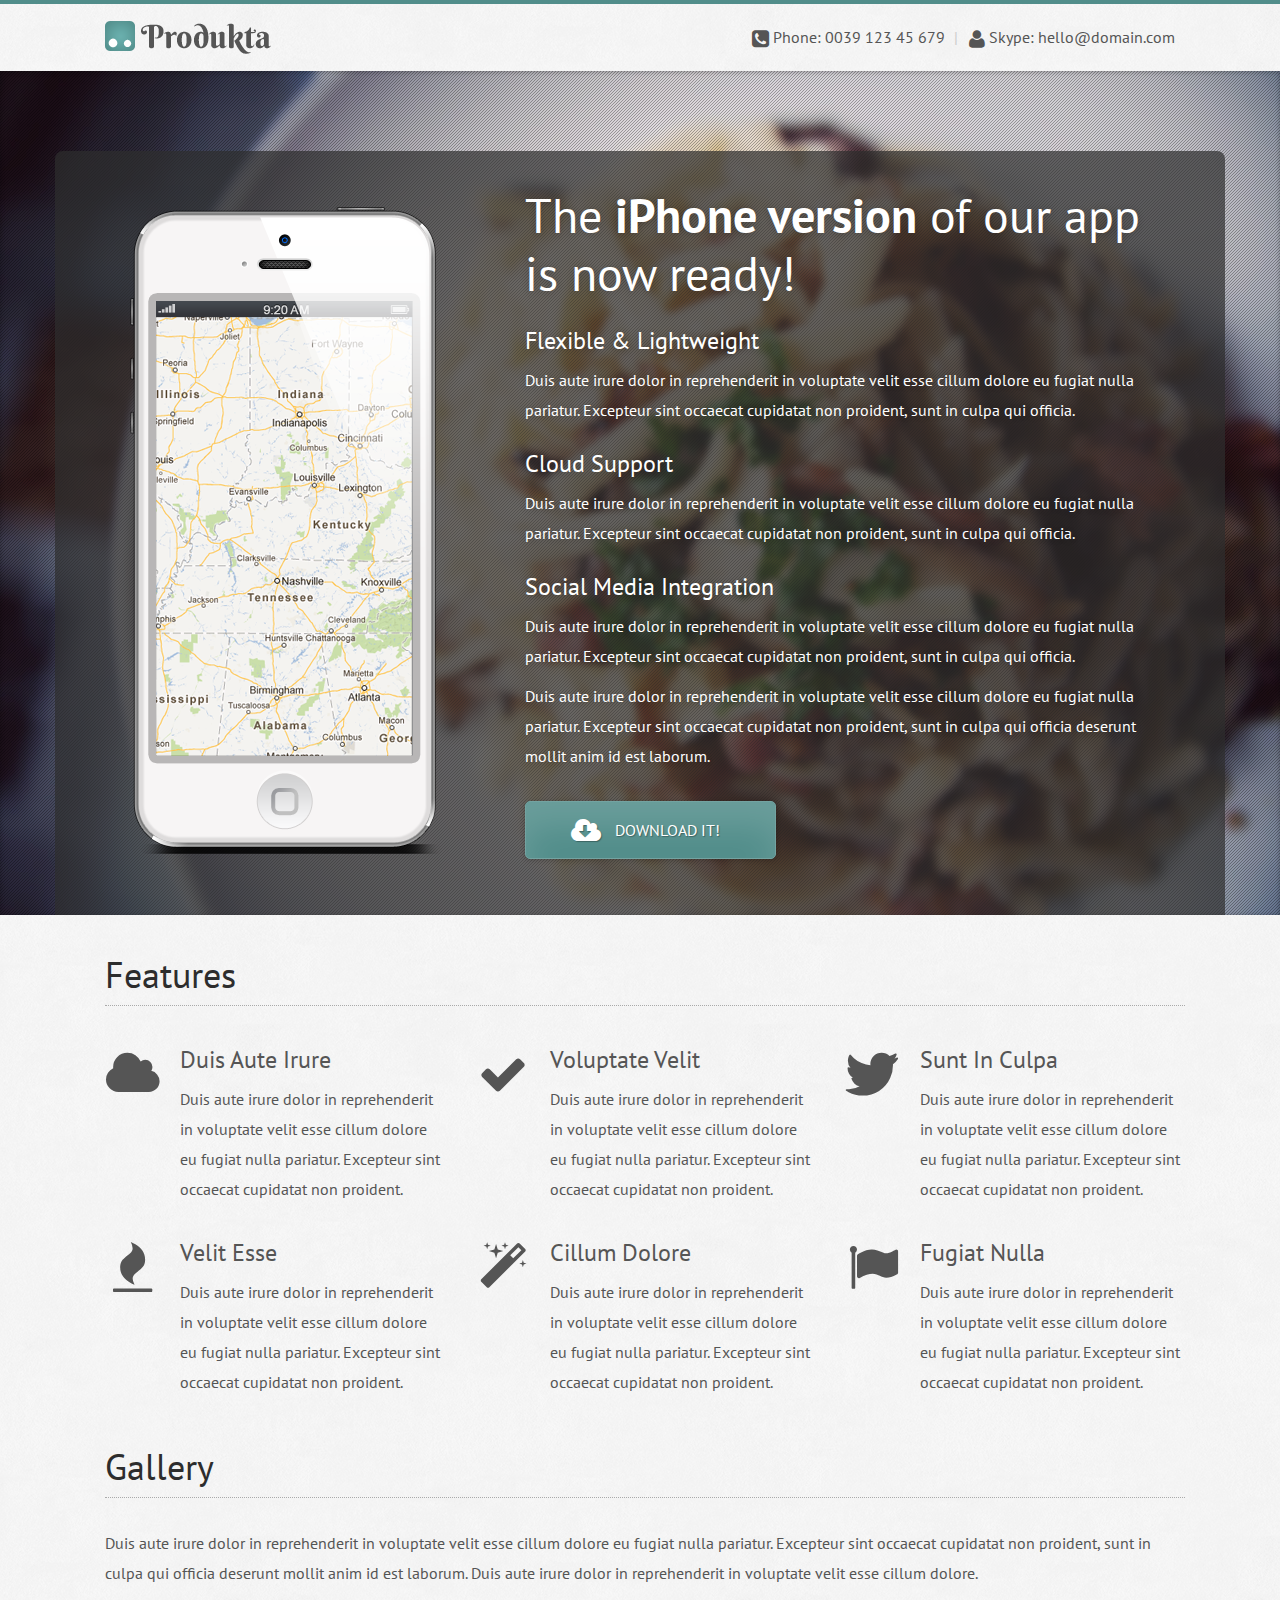
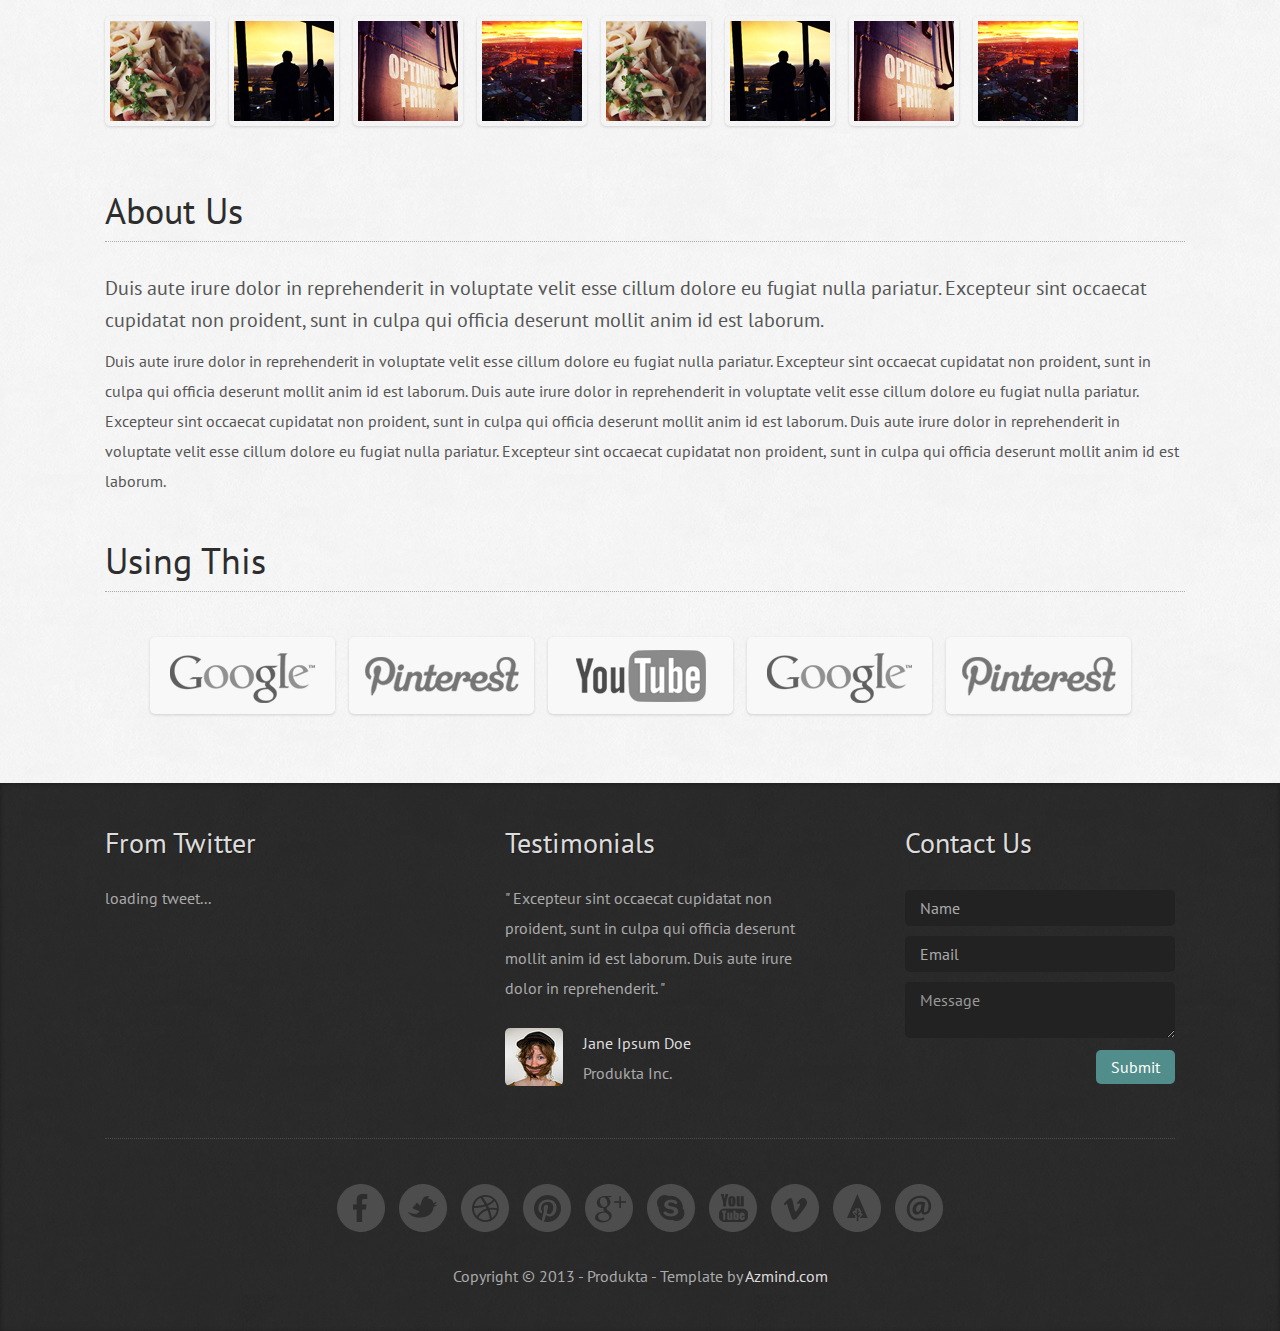
<file: produkta/iphone.html>
<!DOCTYPE html>
<html lang="en">

    <head>

        <meta charset="utf-8">
        <title>Produkta - Responsive Product Showcase</title>
        <meta name="viewport" content="width=device-width, initial-scale=1.0">
        <meta name="description" content="">
        <meta name="author" content="">

        <!-- CSS -->
        <link rel='stylesheet' href='http://fonts.googleapis.com/css?family=PT+Sans:400,700'>
        <link rel="stylesheet" href="assets/bootstrap/css/bootstrap.min.css">
        <link rel="stylesheet" href="assets/prettyPhoto/css/prettyPhoto.css">
        <link rel="stylesheet" href="assets/font-awesome/css/font-awesome.css">
        <link rel="stylesheet" href="assets/css/social-icons.css">
        <link rel="stylesheet" href="assets/css/iphone-style.css">

        <!-- HTML5 shim, for IE6-8 support of HTML5 elements -->
        <!--[if lt IE 9]>
            <script src="http://html5shim.googlecode.com/svn/trunk/html5.js"></script>
        <![endif]-->

        <!-- Favicon and touch icons -->
        <link rel="shortcut icon" href="assets/ico/favicon.ico">
        <link rel="apple-touch-icon-precomposed" sizes="144x144" href="assets/ico/apple-touch-icon-144-precomposed.png">
        <link rel="apple-touch-icon-precomposed" sizes="114x114" href="assets/ico/apple-touch-icon-114-precomposed.png">
        <link rel="apple-touch-icon-precomposed" sizes="72x72" href="assets/ico/apple-touch-icon-72-precomposed.png">
        <link rel="apple-touch-icon-precomposed" href="assets/ico/apple-touch-icon-57-precomposed.png">

    </head>

    <body>

        <!-- Header -->
        <div class="container">
            <div class="header row">
                <div class="logo span4">
                    <h2><a href="">Produkta</a></h2>
                </div>
                <div class="tel-skype span8">
                    <p><i class="icon-phone-sign"></i> Phone: 0039 123 45 679 <span class="pipe">|</span> <i class="icon-user"></i> Skype: hello@domain.com</p>
                </div>
            </div>
        </div>

        <!-- Product Showcase -->
        <div class="product-showcase">
            <div class="product-showcase-pattern">
                <div class="container">
                    <div class="row">
                        <div class="span12 product-background">
                            <div class="row">
                                <div class="span5 product-image">
                                    <img src="assets/img/iphone.png" alt="">
                                </div>
                                <div class="span7 product-title">
                                    <h1>The <strong>iPhone version</strong> of our app is now ready!</h1>
                                    <div class="product-description">
                                        <h3>Flexible & Lightweight</h3>
                                        <p>Duis aute irure dolor in reprehenderit in voluptate velit esse cillum dolore eu fugiat nulla pariatur. Excepteur sint occaecat cupidatat non proident, sunt in culpa qui officia.</p>
                                        <h3>Cloud Support</h3>
                                        <p>Duis aute irure dolor in reprehenderit in voluptate velit esse cillum dolore eu fugiat nulla pariatur. Excepteur sint occaecat cupidatat non proident, sunt in culpa qui officia.</p>
                                        <h3>Social Media Integration</h3>
                                        <p>Duis aute irure dolor in reprehenderit in voluptate velit esse cillum dolore eu fugiat nulla pariatur. Excepteur sint occaecat cupidatat non proident, sunt in culpa qui officia.</p>
                                        <p>Duis aute irure dolor in reprehenderit in voluptate velit esse cillum dolore eu fugiat nulla pariatur. Excepteur sint occaecat cupidatat non proident, sunt in culpa qui officia deserunt mollit anim id est laborum.</p>
                                    </div>
                                    <div class="call-to-action"><a href="" class="buy-it-now"><i class="icon-cloud-download"></i> Download it!</a></div>
                                </div>
                            </div>
                        </div>
                    </div>
                </div>
            </div>
        </div>

        <!-- Content -->
        <div class="container">

            <div class="row">
                <div class="span12">
                    <!-- features -->
                    <div class="features_2">
                        <h3>Features</h3>
                        <div class="row">
                            <div class="span4 single-feature features-left-span">
                                <div class="feature-icon">
                                    <i class="icon-cloud"></i>
                                </div>
                                <div class="feature-text">
                                    <h4>Duis Aute Irure</h4>
                                    <p>Duis aute irure dolor in reprehenderit in voluptate velit esse cillum dolore eu fugiat nulla pariatur. Excepteur sint occaecat cupidatat non proident.</p>
                                </div>
                            </div>
                            <div class="span4 single-feature">
                                <div class="feature-icon">
                                    <i class="icon-ok"></i>
                                </div>
                                <div class="feature-text">
                                    <h4>Voluptate Velit</h4>
                                    <p>Duis aute irure dolor in reprehenderit in voluptate velit esse cillum dolore eu fugiat nulla pariatur. Excepteur sint occaecat cupidatat non proident.</p>
                                </div>
                            </div>
                            <div class="span4 single-feature">
                                <div class="feature-icon">
                                    <i class="icon-twitter"></i>
                                </div>
                                <div class="feature-text">
                                    <h4>Sunt In Culpa</h4>
                                    <p>Duis aute irure dolor in reprehenderit in voluptate velit esse cillum dolore eu fugiat nulla pariatur. Excepteur sint occaecat cupidatat non proident.</p>
                                </div>
                            </div>
                        </div>
                        <div class="row">
                            <div class="span4 single-feature features-left-span single-feature-bottom">
                                <div class="feature-icon">
                                    <i class="icon-fire"></i>
                                </div>
                                <div class="feature-text">
                                    <h4>Velit Esse</h4>
                                    <p>Duis aute irure dolor in reprehenderit in voluptate velit esse cillum dolore eu fugiat nulla pariatur. Excepteur sint occaecat cupidatat non proident.</p>
                                </div>
                            </div>
                            <div class="span4 single-feature single-feature-bottom">
                                <div class="feature-icon">
                                    <i class="icon-magic"></i>
                                </div>
                                <div class="feature-text">
                                    <h4>Cillum Dolore</h4>
                                    <p>Duis aute irure dolor in reprehenderit in voluptate velit esse cillum dolore eu fugiat nulla pariatur. Excepteur sint occaecat cupidatat non proident.</p>
                                </div>
                            </div>
                            <div class="span4 single-feature single-feature-bottom">
                                <div class="feature-icon">
                                    <i class="icon-flag"></i>
                                </div>
                                <div class="feature-text">
                                    <h4>Fugiat Nulla</h4>
                                    <p>Duis aute irure dolor in reprehenderit in voluptate velit esse cillum dolore eu fugiat nulla pariatur. Excepteur sint occaecat cupidatat non proident.</p>
                                </div>
                            </div>
                        </div>
                    </div>
                </div>
            </div> <!-- end row -->

            <div class="row">
                <div class="span12">
                    <!-- gallery -->
                    <div class="gallery_2">
                        <h3>Gallery</h3>
                        <p>Duis aute irure dolor in reprehenderit in voluptate velit esse cillum dolore eu fugiat nulla pariatur. Excepteur sint occaecat cupidatat non proident, sunt in culpa qui officia deserunt mollit anim id est laborum. Duis aute irure dolor in reprehenderit in voluptate velit esse cillum dolore.</p>
                        <div class="gallery-images">
                            <div class="img-wrapper">
                                <a href="assets/img/gallery/1-big.jpg" rel="prettyPhoto[pp_gal]">
                                    <img src="assets/img/gallery/1.jpg" alt="">
                                    <span class="img-background"><i class="icon-plus"></i></span>
                                </a>
                            </div>
                            <div class="img-wrapper">
                                <a href="assets/img/gallery/2-big.jpg" rel="prettyPhoto[pp_gal]">
                                    <img src="assets/img/gallery/2.jpg" alt="">
                                    <span class="img-background"><i class="icon-plus"></i></span>
                                </a>
                            </div>
                            <div class="img-wrapper">
                                <a href="assets/img/gallery/3-big.jpg" rel="prettyPhoto[pp_gal]">
                                    <img src="assets/img/gallery/3.jpg" alt="">
                                    <span class="img-background"><i class="icon-plus"></i></span>
                                </a>
                            </div>
                            <div class="img-wrapper">
                                <a href="assets/img/gallery/4-big.jpg" rel="prettyPhoto[pp_gal]">
                                    <img src="assets/img/gallery/4.jpg" alt="">
                                    <span class="img-background"><i class="icon-plus"></i></span>
                                </a>
                            </div>
                            <div class="img-wrapper">
                                <a href="assets/img/gallery/1-big.jpg" rel="prettyPhoto[pp_gal]">
                                    <img src="assets/img/gallery/1.jpg" alt="">
                                    <span class="img-background"><i class="icon-plus"></i></span>
                                </a>
                            </div>
                            <div class="img-wrapper">
                                <a href="assets/img/gallery/2-big.jpg" rel="prettyPhoto[pp_gal]">
                                    <img src="assets/img/gallery/2.jpg" alt="">
                                    <span class="img-background"><i class="icon-plus"></i></span>
                                </a>
                            </div>
                            <div class="img-wrapper">
                                <a href="assets/img/gallery/3-big.jpg" rel="prettyPhoto[pp_gal]">
                                    <img src="assets/img/gallery/3.jpg" alt="">
                                    <span class="img-background"><i class="icon-plus"></i></span>
                                </a>
                            </div>
                            <div class="img-wrapper">
                                <a href="assets/img/gallery/4-big.jpg" rel="prettyPhoto[pp_gal]">
                                    <img src="assets/img/gallery/4.jpg" alt="">
                                    <span class="img-background"><i class="icon-plus"></i></span>
                                </a>
                            </div>
                        </div>
                    </div>
                </div>
            </div> <!-- end row -->

            <div class="row">
                <div class="span12">
                    <!-- about us -->
                    <div class="about-us_2">
                        <h3>About Us</h3>
                        <h5>Duis aute irure dolor in reprehenderit in voluptate velit esse cillum dolore eu fugiat nulla pariatur. Excepteur sint occaecat cupidatat non proident, sunt in culpa qui officia deserunt mollit anim id est laborum.</h5>
                        <p>Duis aute irure dolor in reprehenderit in voluptate velit esse cillum dolore eu fugiat nulla pariatur. Excepteur sint occaecat cupidatat non proident, sunt in culpa qui officia deserunt mollit anim id est laborum. Duis aute irure dolor in reprehenderit in voluptate velit esse cillum dolore eu fugiat nulla pariatur. Excepteur sint occaecat cupidatat non proident, sunt in culpa qui officia deserunt mollit anim id est laborum. Duis aute irure dolor in reprehenderit in voluptate velit esse cillum dolore eu fugiat nulla pariatur. Excepteur sint occaecat cupidatat non proident, sunt in culpa qui officia deserunt mollit anim id est laborum.</p>
                    </div>
                </div>
            </div> <!-- end row -->

            <div class="row">
                <!-- using this -->
                <div class="span12 using-this">
                    <h3>Using This</h3>
                    <div class="using-this-container">
                        <a class="using-this-google" href="#"></a>
                        <a class="using-this-pinterest" href="#"></a>
                        <a class="using-this-youtube" href="#"></a>
                        <a class="using-this-google" href="#"></a>
                        <a class="using-this-pinterest" href="#"></a>
                    </div>
                </div>
            </div> <!-- end row -->

        </div> <!-- end container -->

        <footer>
            <div class="container">
                <div class="row">
                    <div class="span4 from-twitter">
                        <h3>From Twitter</h3>
                        <div class="show-tweet"></div>
                    </div>
                    <div class="span4 testimonials">
                        <h3>Testimonials</h3>
                        <p>" Excepteur sint occaecat cupidatat non proident, sunt in culpa qui officia deserunt mollit anim id est laborum. Duis aute irure dolor in reprehenderit. "</p>
                        <div class="test-author">
                            <img src="assets/img/testimonials/3.jpg" alt="">
                            <p><span>Jane Ipsum Doe</span><br>Produkta Inc.</p>
                        </div>
                    </div>
                    <div class="span4 contact-us">
                        <h3>Contact Us</h3>
                        <form action="assets/contact.php" method="post">
                            <input type="text" name="name" class="name" placeholder="Name">
                            <input type="text" name="email" class="email" placeholder="Email">
                            <textarea name="message" placeholder="Message"></textarea>
                            <button type="submit">Submit</button>
                        </form>
                    </div>
                </div> <!-- end row -->
                <div class="row">
                    <div class="span12">
                        <div class="social-links">
                            <a class="facebook" href="#"></a>
                            <a class="twitter" href="#"></a>
                            <a class="dribbble" href="#"></a>
                            <a class="pinterest" href="#"></a>
                            <a class="googleplus" href="#"></a>
                            <a class="skype" href="#"></a>
                            <a class="youtube" href="#"></a>
                            <a class="vimeo" href="#"></a>
                            <a class="forrst" href="#"></a>
                            <a class="email" href="#"></a>
                        </div>
                    </div>
                </div> <!-- end row -->
                <div class="row">
                    <div class="span12 copyright">
                        <p>Copyright &copy; 2013 - Produkta - Template by <a href="http://azmind.com" target="_blank">Azmind.com</a></p>
                    </div>
                </div> <!-- end row -->
            </div> <!-- end container -->
        </footer>


        <!-- Javascript -->
        <script src="assets/js/jquery-1.8.2.min.js"></script>
        <script src="assets/js/jquery.backstretch.min.js"></script>
        <script src="assets/js/jquery.tweet.js"></script>
        <script src="assets/prettyPhoto/js/jquery.prettyPhoto.js"></script>
        <script src="assets/js/iphone-scripts.js"></script>

    </body>

</html>
</file>
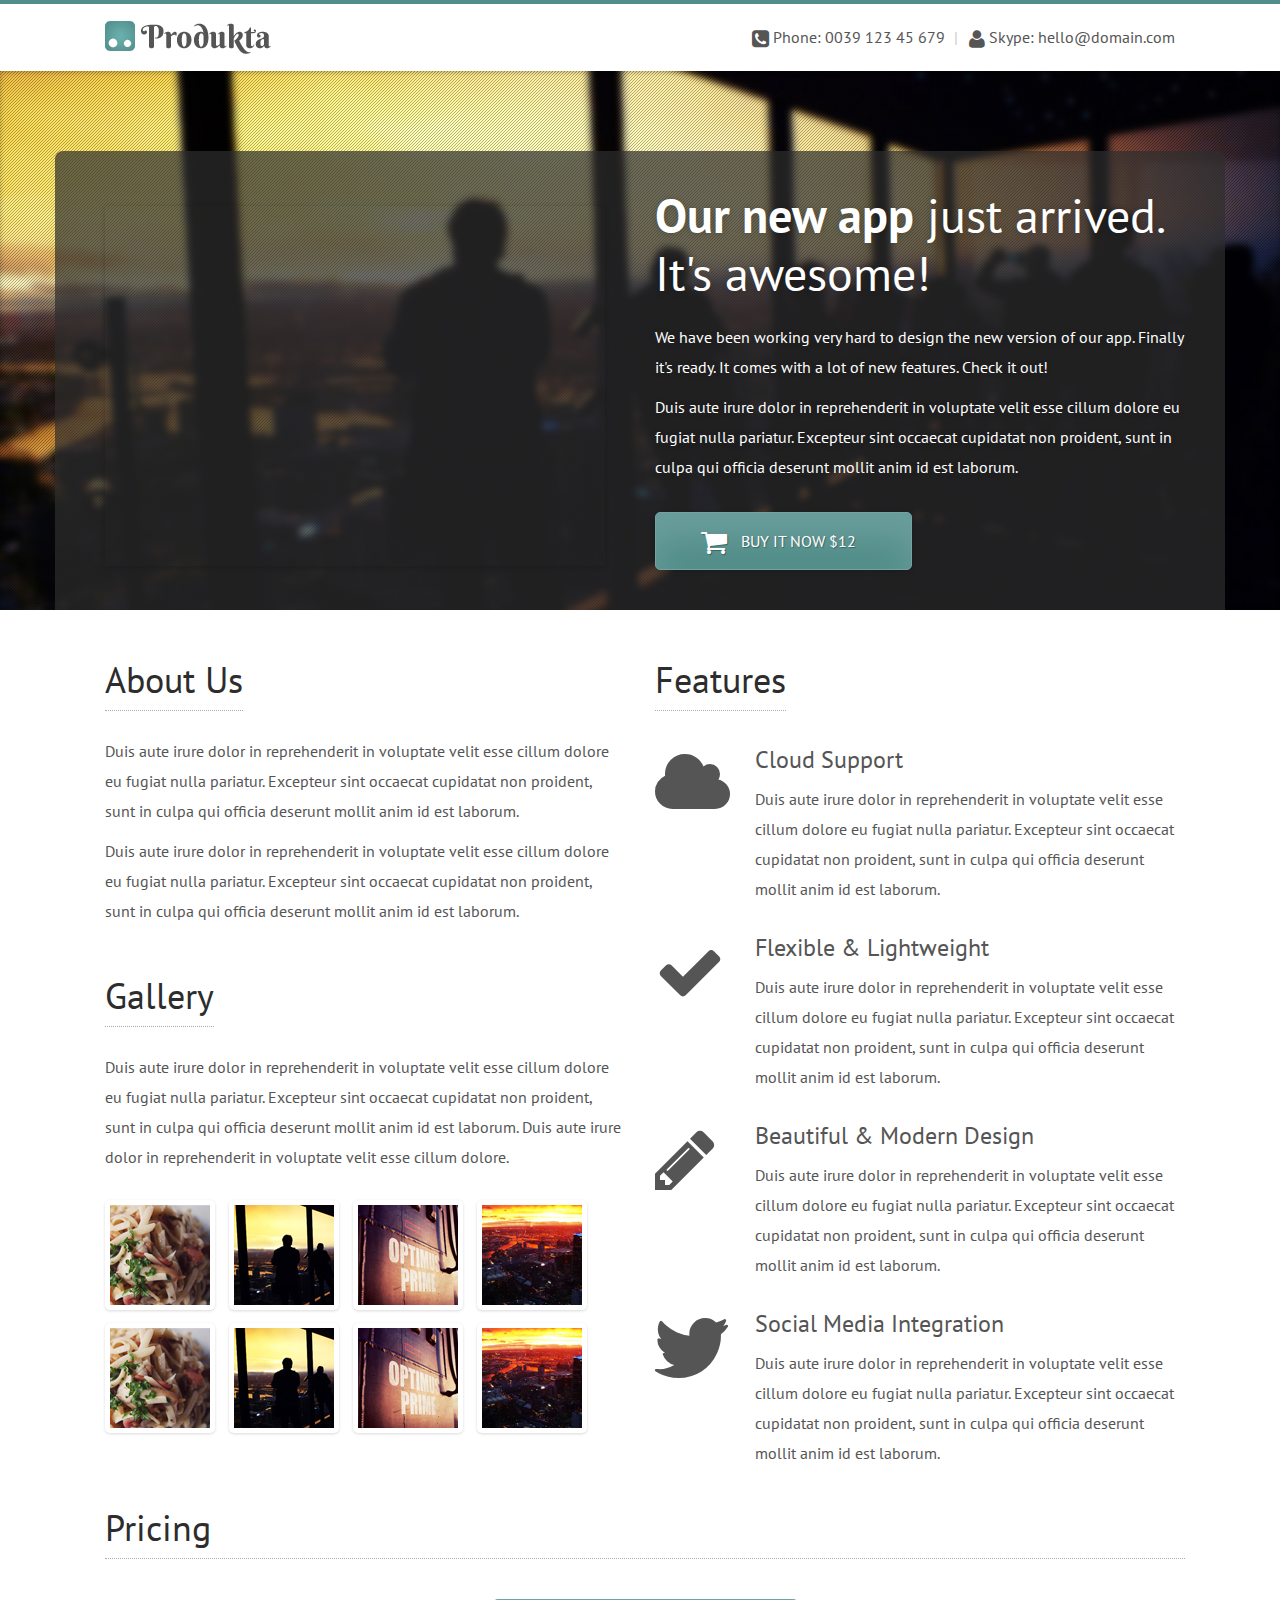
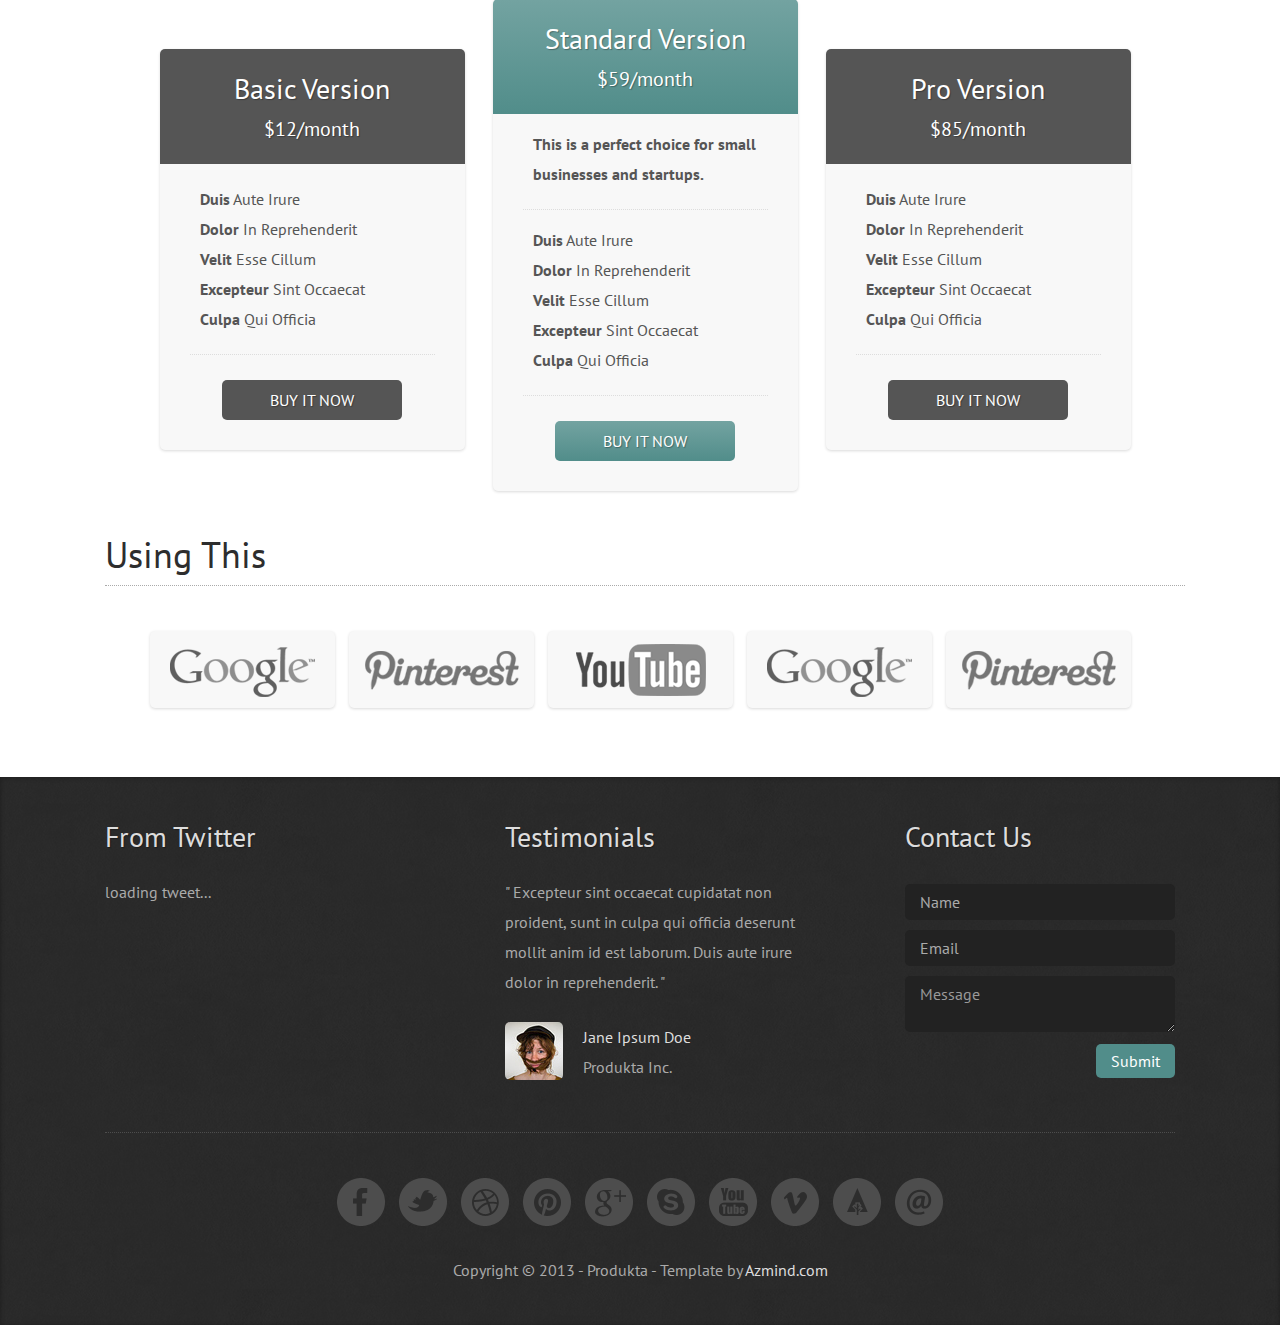
<file: produkta/video.html>
<!DOCTYPE html>
<html lang="en">

    <head>

        <meta charset="utf-8">
        <title>Produkta - Responsive Product Showcase</title>
        <meta name="viewport" content="width=device-width, initial-scale=1.0">
        <meta name="description" content="">
        <meta name="author" content="">

        <!-- CSS -->
        <link rel='stylesheet' href='http://fonts.googleapis.com/css?family=PT+Sans:400,700'>
        <link rel="stylesheet" href="assets/bootstrap/css/bootstrap.min.css">
        <link rel="stylesheet" href="assets/prettyPhoto/css/prettyPhoto.css">
        <link rel="stylesheet" href="assets/font-awesome/css/font-awesome.css">
        <link rel="stylesheet" href="assets/css/social-icons.css">
        <link rel="stylesheet" href="assets/css/video-style.css">

        <!-- HTML5 shim, for IE6-8 support of HTML5 elements -->
        <!--[if lt IE 9]>
            <script src="http://html5shim.googlecode.com/svn/trunk/html5.js"></script>
        <![endif]-->

        <!-- Favicon and touch icons -->
        <link rel="shortcut icon" href="assets/ico/favicon.ico">
        <link rel="apple-touch-icon-precomposed" sizes="144x144" href="assets/ico/apple-touch-icon-144-precomposed.png">
        <link rel="apple-touch-icon-precomposed" sizes="114x114" href="assets/ico/apple-touch-icon-114-precomposed.png">
        <link rel="apple-touch-icon-precomposed" sizes="72x72" href="assets/ico/apple-touch-icon-72-precomposed.png">
        <link rel="apple-touch-icon-precomposed" href="assets/ico/apple-touch-icon-57-precomposed.png">

    </head>

    <body>

        <!-- Header -->
        <div class="container">
            <div class="header row">
                <div class="logo span4">
                    <h2><a href="">Produkta</a></h2>
                </div>
                <div class="tel-skype span8">
                    <p><i class="icon-phone-sign"></i> Phone: 0039 123 45 679 <span class="pipe">|</span> <i class="icon-user"></i> Skype: hello@domain.com</p>
                </div>
            </div>
        </div>

        <!-- Product Showcase -->
        <div class="product-showcase">
            <div class="product-showcase-pattern">
                <div class="container">
                    <div class="row">
                        <div class="span12 product-background">
                            <div class="row">
                                <div class="span6 slideshow-video">
                                    <iframe src="http://www.youtube.com/embed/u5X5cV-4LRo?rel=0" frameborder="0" allowfullscreen></iframe>
                                </div>
                                <div class="span6 product-title">
                                    <h1><strong>Our new app</strong> just arrived. It's awesome!</h1>
                                    <div class="product-description">
                                        <p>We have been working very hard to design the new version of our app. Finally it's ready. It comes with a lot of new features. Check it out!</p>
                                        <p>Duis aute irure dolor in reprehenderit in voluptate velit esse cillum dolore eu fugiat nulla pariatur. Excepteur sint occaecat cupidatat non proident, sunt in culpa qui officia deserunt mollit anim id est laborum.</p>
                                    </div>
                                    <div class="call-to-action"><a href="" class="buy-it-now"><i class="icon-shopping-cart"></i> Buy it now $12</a></div>
                                </div>
                            </div>
                        </div>
                    </div>
                </div>
            </div>
        </div>

        <!-- Content -->
        <div class="container">

            <div class="row">
                <div class="span6">
                    <!-- about us -->
                    <div class="about-us">
                        <h3>About Us</h3>
                        <p>Duis aute irure dolor in reprehenderit in voluptate velit esse cillum dolore eu fugiat nulla pariatur. Excepteur sint occaecat cupidatat non proident, sunt in culpa qui officia deserunt mollit anim id est laborum.</p>
                        <p>Duis aute irure dolor in reprehenderit in voluptate velit esse cillum dolore eu fugiat nulla pariatur. Excepteur sint occaecat cupidatat non proident, sunt in culpa qui officia deserunt mollit anim id est laborum.</p>
                    </div>
                    <!-- gallery -->
                    <div class="gallery">
                        <h3>Gallery</h3>
                        <p>Duis aute irure dolor in reprehenderit in voluptate velit esse cillum dolore eu fugiat nulla pariatur. Excepteur sint occaecat cupidatat non proident, sunt in culpa qui officia deserunt mollit anim id est laborum. Duis aute irure dolor in reprehenderit in voluptate velit esse cillum dolore.</p>
                        <div class="gallery-images">
                            <div class="img-wrapper">
                                <a href="assets/img/gallery/1-big.jpg" rel="prettyPhoto[pp_gal]">
                                    <img src="assets/img/gallery/1.jpg" alt="">
                                    <span class="img-background"><i class="icon-plus"></i></span>
                                </a>
                            </div>
                            <div class="img-wrapper">
                                <a href="assets/img/gallery/2-big.jpg" rel="prettyPhoto[pp_gal]">
                                    <img src="assets/img/gallery/2.jpg" alt="">
                                    <span class="img-background"><i class="icon-plus"></i></span>
                                </a>
                            </div>
                            <div class="img-wrapper">
                                <a href="assets/img/gallery/3-big.jpg" rel="prettyPhoto[pp_gal]">
                                    <img src="assets/img/gallery/3.jpg" alt="">
                                    <span class="img-background"><i class="icon-plus"></i></span>
                                </a>
                            </div>
                            <div class="img-wrapper">
                                <a href="assets/img/gallery/4-big.jpg" rel="prettyPhoto[pp_gal]">
                                    <img src="assets/img/gallery/4.jpg" alt="">
                                    <span class="img-background"><i class="icon-plus"></i></span>
                                </a>
                            </div>
                            <div class="img-wrapper">
                                <a href="assets/img/gallery/1-big.jpg" rel="prettyPhoto[pp_gal]">
                                    <img src="assets/img/gallery/1.jpg" alt="">
                                    <span class="img-background"><i class="icon-plus"></i></span>
                                </a>
                            </div>
                            <div class="img-wrapper">
                                <a href="assets/img/gallery/2-big.jpg" rel="prettyPhoto[pp_gal]">
                                    <img src="assets/img/gallery/2.jpg" alt="">
                                    <span class="img-background"><i class="icon-plus"></i></span>
                                </a>
                            </div>
                            <div class="img-wrapper">
                                <a href="assets/img/gallery/3-big.jpg" rel="prettyPhoto[pp_gal]">
                                    <img src="assets/img/gallery/3.jpg" alt="">
                                    <span class="img-background"><i class="icon-plus"></i></span>
                                </a>
                            </div>
                            <div class="img-wrapper">
                                <a href="assets/img/gallery/4-big.jpg" rel="prettyPhoto[pp_gal]">
                                    <img src="assets/img/gallery/4.jpg" alt="">
                                    <span class="img-background"><i class="icon-plus"></i></span>
                                </a>
                            </div>
                        </div>
                    </div>
                </div>
                <div class="span6">
                    <!-- features -->
                    <div class="features">
                        <h3>Features</h3>
                        <div class="row single-feature">
                            <div class="span1 feature-icon">
                                <i class="icon-cloud"></i>
                            </div>
                            <div class="span5 feature-text">
                                <h4>Cloud Support</h4>
                                <p>Duis aute irure dolor in reprehenderit in voluptate velit esse cillum dolore eu fugiat nulla pariatur. Excepteur sint occaecat cupidatat non proident, sunt in culpa qui officia deserunt mollit anim id est laborum.</p>
                            </div>
                        </div>
                        <div class="row single-feature">
                            <div class="span1 feature-icon">
                                <i class="icon-ok"></i>
                            </div>
                            <div class="span5 feature-text">
                                <h4>Flexible & Lightweight</h4>
                                <p>Duis aute irure dolor in reprehenderit in voluptate velit esse cillum dolore eu fugiat nulla pariatur. Excepteur sint occaecat cupidatat non proident, sunt in culpa qui officia deserunt mollit anim id est laborum.</p>
                            </div>
                        </div>
                        <div class="row single-feature">
                            <div class="span1 feature-icon">
                                <i class="icon-pencil"></i>
                            </div>
                            <div class="span5 feature-text">
                                <h4>Beautiful & Modern Design</h4>
                                <p>Duis aute irure dolor in reprehenderit in voluptate velit esse cillum dolore eu fugiat nulla pariatur. Excepteur sint occaecat cupidatat non proident, sunt in culpa qui officia deserunt mollit anim id est laborum.</p>
                            </div>
                        </div>
                        <div class="row single-feature">
                            <div class="span1 feature-icon">
                                <i class="icon-twitter"></i>
                            </div>
                            <div class="span5 feature-text">
                                <h4>Social Media Integration</h4>
                                <p>Duis aute irure dolor in reprehenderit in voluptate velit esse cillum dolore eu fugiat nulla pariatur. Excepteur sint occaecat cupidatat non proident, sunt in culpa qui officia deserunt mollit anim id est laborum.</p>
                            </div>
                        </div>
                    </div>
                </div>
            </div> <!-- end row -->

            <div class="row">
                <!-- pricing tables -->
                <div class="span12 pricing">
                    <h3>Pricing</h3>
                    <div class="tables-container">
                        <!-- table 1 -->
                        <div class="pricing-table">
                            <div class="pricing-table-header">
                                <h4>Basic Version</h4>
                                <h5>$12/month</h5>
                            </div>
                            <div class="pricing-table-space"></div>
                            <div class="pricing-table-features">
                                <p>
                                   <strong>Duis</strong> Aute Irure<br>
                                   <strong>Dolor</strong> In Reprehenderit<br>
                                   <strong>Velit</strong> Esse Cillum<br>
                                   <strong>Excepteur</strong> Sint Occaecat<br>
                                   <strong>Culpa</strong> Qui Officia
                                </p>
                            </div>
                            <div class="pricing-table-sign-up">
                                <p><a href="">Buy it now</a></p>
                            </div>
                        </div>
                        <!-- table 2 -->
                        <div class="pricing-table pricing-table-highlighted">
                            <div class="pricing-table-header">
                                <h4>Standard Version</h4>
                                <h5>$59/month</h5>
                            </div>
                            <div class="pricing-table-space"></div>
                            <div class="pricing-table-text">
                                <p><strong>This is a perfect choice for small businesses and startups.</strong></p>
                            </div>
                            <div class="pricing-table-features">
                                <p>
                                   <strong>Duis</strong> Aute Irure<br>
                                   <strong>Dolor</strong> In Reprehenderit<br>
                                   <strong>Velit</strong> Esse Cillum<br>
                                   <strong>Excepteur</strong> Sint Occaecat<br>
                                   <strong>Culpa</strong> Qui Officia
                                </p>
                            </div>
                            <div class="pricing-table-sign-up">
                                <p><a href="">Buy it now</a></p>
                            </div>
                        </div>
                        <!-- table 3 -->
                        <div class="pricing-table">
                            <div class="pricing-table-header">
                                <h4>Pro Version</h4>
                                <h5>$85/month</h5>
                            </div>
                            <div class="pricing-table-space"></div>
                            <div class="pricing-table-features">
                                <p>
                                   <strong>Duis</strong> Aute Irure<br>
                                   <strong>Dolor</strong> In Reprehenderit<br>
                                   <strong>Velit</strong> Esse Cillum<br>
                                   <strong>Excepteur</strong> Sint Occaecat<br>
                                   <strong>Culpa</strong> Qui Officia
                                </p>
                            </div>
                            <div class="pricing-table-sign-up">
                                <p><a href="">Buy it now</a></p>
                            </div>
                        </div>
                    </div>
                </div>
            </div> <!-- end row -->

            <div class="row">
                <!-- using this -->
                <div class="span12 using-this">
                    <h3>Using This</h3>
                    <div class="using-this-container">
                        <a class="using-this-google" href="#"></a>
                        <a class="using-this-pinterest" href="#"></a>
                        <a class="using-this-youtube" href="#"></a>
                        <a class="using-this-google" href="#"></a>
                        <a class="using-this-pinterest" href="#"></a>
                    </div>
                </div>
            </div> <!-- end row -->

        </div> <!-- end container -->

        <footer>
            <div class="container">
                <div class="row">
                    <div class="span4 from-twitter">
                        <h3>From Twitter</h3>
                        <div class="show-tweet"></div>
                    </div>
                    <div class="span4 testimonials">
                        <h3>Testimonials</h3>
                        <p>" Excepteur sint occaecat cupidatat non proident, sunt in culpa qui officia deserunt mollit anim id est laborum. Duis aute irure dolor in reprehenderit. "</p>
                        <div class="test-author">
                            <img src="assets/img/testimonials/3.jpg" alt="">
                            <p><span>Jane Ipsum Doe</span><br>Produkta Inc.</p>
                        </div>
                    </div>
                    <div class="span4 contact-us">
                        <h3>Contact Us</h3>
                        <form action="assets/contact.php" method="post">
                            <input type="text" name="name" class="name" placeholder="Name">
                            <input type="text" name="email" class="email" placeholder="Email">
                            <textarea name="message" placeholder="Message"></textarea>
                            <button type="submit">Submit</button>
                        </form>
                    </div>
                </div> <!-- end row -->
                <div class="row">
                    <div class="span12">
                        <div class="social-links">
                            <a class="facebook" href="#"></a>
                            <a class="twitter" href="#"></a>
                            <a class="dribbble" href="#"></a>
                            <a class="pinterest" href="#"></a>
                            <a class="googleplus" href="#"></a>
                            <a class="skype" href="#"></a>
                            <a class="youtube" href="#"></a>
                            <a class="vimeo" href="#"></a>
                            <a class="forrst" href="#"></a>
                            <a class="email" href="#"></a>
                        </div>
                    </div>
                </div> <!-- end row -->
                <div class="row">
                    <div class="span12 copyright">
                        <p>Copyright &copy; 2013 - Produkta - Template by <a href="http://azmind.com" target="_blank">Azmind.com</a></p>
                    </div>
                </div> <!-- end row -->
            </div> <!-- end container -->
        </footer>


        <!-- Javascript -->
        <script src="assets/js/jquery-1.8.2.min.js"></script>
        <script src="assets/js/jquery.backstretch.min.js"></script>
        <script src="assets/js/jquery.tweet.js"></script>
        <script src="assets/prettyPhoto/js/jquery.prettyPhoto.js"></script>
        <script src="assets/js/video-scripts.js"></script>

    </body>

</html>
</file>
<file: KnightOne/assets/vendor/venobox/venobox.css>
/* ------ venobox.css --------*/
.vbox-overlay *, .vbox-overlay *:before, .vbox-overlay *:after{
    -webkit-backface-visibility: hidden;
    -webkit-box-sizing:border-box;
    -moz-box-sizing:border-box;
    box-sizing:border-box;
}
.vbox-overlay * { 
    -webkit-backface-visibility: visible;
    backface-visibility: visible;
}
.vbox-overlay{
    display: -webkit-flex;
    display: flex;
    -webkit-flex-direction: column;
    flex-direction: column;
    -webkit-justify-content: center;
    justify-content: center;
    -webkit-align-items: center;
    align-items: center;
    position: fixed;
    left: 0;
    top: 0;
    bottom: 0;
    right: 0;
    z-index: 999999;
}

/* ----- navigation ----- */
.vbox-title{
    width: 100%;
    height: 40px;
    float: left;
    text-align: center;
    line-height: 28px;
    font-size: 12px;
    padding: 6px 50px;
    overflow: hidden;
    position: fixed;
    display: none;
    left: 0;
    z-index: 89;
}
.vbox-close{
    cursor: pointer;
    position: fixed;
    top: -1px;
    right: 0;
    width: 50px;
    height: 40px;
    padding: 6px;
    display: block;
    background-position:10px center;
    overflow: hidden;
    font-size: 24px;
    line-height: 1;
    text-align: center;
    z-index: 99;
}
.vbox-left{
    cursor: pointer;
    position: fixed;
    left: 0;
    height: 40px;
    overflow: hidden;
    line-height: 28px;
    font-size: 12px;
    z-index: 99;
    display: flex;
    align-items:center;
}
.vbox-num{
    display: inline-block;
    margin: 6px 0 6px 15px;
}
/* ----- Social share ----- */
.vbox-share{
    line-height: 28px;
    font-size: 12px;
    overflow: hidden;
    position: fixed;
    left: 0;
    z-index: 98;
    display: flex;
    align-items:center;
    justify-content: center;
    width: 100%;
    text-align: center;
}
.vbox-share svg{
    max-height: 28px;
    width: 28px;
    z-index: 10;
    margin-left: 12px;
    margin-top: 6px;
    margin-bottom: 6px;
    vertical-align: middle;
}


/* ----- navigation ARROWS ----- */
.vbox-next, .vbox-prev{
    position: fixed;
    top: 50%;
    margin-top: -15px;
    overflow: hidden;
    cursor: pointer;
    display: block;
    width: 45px;
    height: 45px;
    z-index: 99;
}
.vbox-next span, .vbox-prev span{
    position: relative;
    width: 20px;
    height: 20px;
    border: 2px solid transparent;
    border-top-color: #B6B6B6;
    border-right-color: #B6B6B6;
    text-indent: -100px;
    position: absolute;
    top: 8px;
    display: block;
}
.vbox-prev{
    left: 15px;
}
.vbox-next{
    right: 15px;
}
.vbox-prev span{
    left: 10px;
    -ms-transform: rotate(-135deg);
    -webkit-transform: rotate(-135deg);
    transform: rotate(-135deg);
}
.vbox-next span{
    -ms-transform: rotate(45deg);
    -webkit-transform: rotate(45deg);
    transform: rotate(45deg);
    right: 10px;
}
/* ------- inline window ------ */
.vbox-inline{
    width: 420px;
    height: 315px;
    height: 70vh;
    padding: 10px;
    background: #fff;
    margin: 0 auto;
    overflow: auto;
    text-align: left;
}
/* ------- Video & iFrames window ------ */
.venoframe{
    max-width: 100%;
    width: 100%;
    border: none;
    width: 100%;
    height: 260px;
    height: 70vh;
}
.venoframe.vbvid{
    height: 260px;
}
@media (min-width: 768px) {
    .venoframe, .vbox-inline{
        width: 90%;
        height: 360px;
        height: 70vh;
    }
    .venoframe.vbvid{
        width: 640px;
        height: 360px;
    }
}
@media (min-width: 992px) {
    .venoframe, .vbox-inline{
        max-width: 1200px;
        width: 80%;
        height: 540px;
        height: 70vh;
    }
    .venoframe.vbvid{
        width: 960px;
        height: 540px;
    }
}
/* 
Please do NOT edit this part! 
or at least read this note: http://i.imgur.com/7C0ws9e.gif
*/
.vbox-open{
    overflow: hidden;
}
.vbox-container{
    position: absolute;
    left: 0;
    right: 0;
    top: 0;
    bottom: 0;
    overflow-x: hidden;
    overflow-y: scroll;
    overflow-scrolling: touch;
    -webkit-overflow-scrolling: touch;
    z-index: 20;
    max-height: 100%;

}

.vbox-content{
    text-align: center;
    float: left;
    width: 100%;
    position: relative;
    overflow: hidden;
    padding: 20px 4%;
}
.vbox-container img{
    max-width: 100%;
    height: auto;
}
.vbox-figlio{
    box-shadow: 0 0 12px rgba(0,0,0,0.19), 0 6px 6px rgba(0,0,0,0.23);
    max-width: 100%;
    text-align: initial;
}
img.vbox-figlio{
    -webkit-user-select: none;
-khtml-user-select: none;
-moz-user-select: none;
-o-user-select: none;
user-select: none;
}
.vbox-content.swipe-left{
    margin-left: -200px !important;
}
.vbox-content.swipe-right{
    margin-left: 200px !important;
}
.vbox-animated{
    webkit-transition: margin 300ms ease-out;
    transition: margin 300ms ease-out;
}

/* ---------- preloader ----------
 * SPINKIT 
 * http://tobiasahlin.com/spinkit/
-------------------------------- */
.sk-double-bounce,.sk-rotating-plane{width:40px;height:40px;margin:40px auto}.sk-rotating-plane{background-color:#333;-webkit-animation:sk-rotatePlane 1.2s infinite ease-in-out;animation:sk-rotatePlane 1.2s infinite ease-in-out}@-webkit-keyframes sk-rotatePlane{0%{-webkit-transform:perspective(120px) rotateX(0) rotateY(0);transform:perspective(120px) rotateX(0) rotateY(0)}50%{-webkit-transform:perspective(120px) rotateX(-180.1deg) rotateY(0);transform:perspective(120px) rotateX(-180.1deg) rotateY(0)}100%{-webkit-transform:perspective(120px) rotateX(-180deg) rotateY(-179.9deg);transform:perspective(120px) rotateX(-180deg) rotateY(-179.9deg)}}@keyframes sk-rotatePlane{0%{-webkit-transform:perspective(120px) rotateX(0) rotateY(0);transform:perspective(120px) rotateX(0) rotateY(0)}50%{-webkit-transform:perspective(120px) rotateX(-180.1deg) rotateY(0);transform:perspective(120px) rotateX(-180.1deg) rotateY(0)}100%{-webkit-transform:perspective(120px) rotateX(-180deg) rotateY(-179.9deg);transform:perspective(120px) rotateX(-180deg) rotateY(-179.9deg)}}.sk-double-bounce{position:relative}.sk-double-bounce .sk-child{width:100%;height:100%;border-radius:50%;background-color:#333;opacity:.6;position:absolute;top:0;left:0;-webkit-animation:sk-doubleBounce 2s infinite ease-in-out;animation:sk-doubleBounce 2s infinite ease-in-out}.sk-chasing-dots .sk-child,.sk-spinner-pulse,.sk-three-bounce .sk-child{background-color:#333;border-radius:100%}.sk-double-bounce .sk-double-bounce2{-webkit-animation-delay:-1s;animation-delay:-1s}@-webkit-keyframes sk-doubleBounce{0%,100%{-webkit-transform:scale(0);transform:scale(0)}50%{-webkit-transform:scale(1);transform:scale(1)}}@keyframes sk-doubleBounce{0%,100%{-webkit-transform:scale(0);transform:scale(0)}50%{-webkit-transform:scale(1);transform:scale(1)}}.sk-wave{margin:40px auto;width:50px;height:40px;text-align:center;font-size:10px}.sk-wave .sk-rect{background-color:#333;height:100%;width:6px;display:inline-block;-webkit-animation:sk-waveStretchDelay 1.2s infinite ease-in-out;animation:sk-waveStretchDelay 1.2s infinite ease-in-out}.sk-wave .sk-rect1{-webkit-animation-delay:-1.2s;animation-delay:-1.2s}.sk-wave .sk-rect2{-webkit-animation-delay:-1.1s;animation-delay:-1.1s}.sk-wave .sk-rect3{-webkit-animation-delay:-1s;animation-delay:-1s}.sk-wave .sk-rect4{-webkit-animation-delay:-.9s;animation-delay:-.9s}.sk-wave .sk-rect5{-webkit-animation-delay:-.8s;animation-delay:-.8s}@-webkit-keyframes sk-waveStretchDelay{0%,100%,40%{-webkit-transform:scaleY(.4);transform:scaleY(.4)}20%{-webkit-transform:scaleY(1);transform:scaleY(1)}}@keyframes sk-waveStretchDelay{0%,100%,40%{-webkit-transform:scaleY(.4);transform:scaleY(.4)}20%{-webkit-transform:scaleY(1);transform:scaleY(1)}}.sk-wandering-cubes{margin:40px auto;width:40px;height:40px;position:relative}.sk-wandering-cubes .sk-cube{background-color:#333;width:10px;height:10px;position:absolute;top:0;left:0;-webkit-animation:sk-wanderingCube 1.8s ease-in-out -1.8s infinite both;animation:sk-wanderingCube 1.8s ease-in-out -1.8s infinite both}.sk-chasing-dots,.sk-spinner-pulse{width:40px;height:40px;margin:40px auto}.sk-wandering-cubes .sk-cube2{-webkit-animation-delay:-.9s;animation-delay:-.9s}@-webkit-keyframes sk-wanderingCube{0%{-webkit-transform:rotate(0);transform:rotate(0)}25%{-webkit-transform:translateX(30px) rotate(-90deg) scale(.5);transform:translateX(30px) rotate(-90deg) scale(.5)}50%{-webkit-transform:translateX(30px) translateY(30px) rotate(-179deg);transform:translateX(30px) translateY(30px) rotate(-179deg)}50.1%{-webkit-transform:translateX(30px) translateY(30px) rotate(-180deg);transform:translateX(30px) translateY(30px) rotate(-180deg)}75%{-webkit-transform:translateX(0) translateY(30px) rotate(-270deg) scale(.5);transform:translateX(0) translateY(30px) rotate(-270deg) scale(.5)}100%{-webkit-transform:rotate(-360deg);transform:rotate(-360deg)}}@keyframes sk-wanderingCube{0%{-webkit-transform:rotate(0);transform:rotate(0)}25%{-webkit-transform:translateX(30px) rotate(-90deg) scale(.5);transform:translateX(30px) rotate(-90deg) scale(.5)}50%{-webkit-transform:translateX(30px) translateY(30px) rotate(-179deg);transform:translateX(30px) translateY(30px) rotate(-179deg)}50.1%{-webkit-transform:translateX(30px) translateY(30px) rotate(-180deg);transform:translateX(30px) translateY(30px) rotate(-180deg)}75%{-webkit-transform:translateX(0) translateY(30px) rotate(-270deg) scale(.5);transform:translateX(0) translateY(30px) rotate(-270deg) scale(.5)}100%{-webkit-transform:rotate(-360deg);transform:rotate(-360deg)}}.sk-spinner-pulse{-webkit-animation:sk-pulseScaleOut 1s infinite ease-in-out;animation:sk-pulseScaleOut 1s infinite ease-in-out}@-webkit-keyframes sk-pulseScaleOut{0%{-webkit-transform:scale(0);transform:scale(0)}100%{-webkit-transform:scale(1);transform:scale(1);opacity:0}}@keyframes sk-pulseScaleOut{0%{-webkit-transform:scale(0);transform:scale(0)}100%{-webkit-transform:scale(1);transform:scale(1);opacity:0}}.sk-chasing-dots{position:relative;text-align:center;-webkit-animation:sk-chasingDotsRotate 2s infinite linear;animation:sk-chasingDotsRotate 2s infinite linear}.sk-chasing-dots .sk-child{width:60%;height:60%;display:inline-block;position:absolute;top:0;-webkit-animation:sk-chasingDotsBounce 2s infinite ease-in-out;animation:sk-chasingDotsBounce 2s infinite ease-in-out}.sk-chasing-dots .sk-dot2{top:auto;bottom:0;-webkit-animation-delay:-1s;animation-delay:-1s}@-webkit-keyframes sk-chasingDotsRotate{100%{-webkit-transform:rotate(360deg);transform:rotate(360deg)}}@keyframes sk-chasingDotsRotate{100%{-webkit-transform:rotate(360deg);transform:rotate(360deg)}}@-webkit-keyframes sk-chasingDotsBounce{0%,100%{-webkit-transform:scale(0);transform:scale(0)}50%{-webkit-transform:scale(1);transform:scale(1)}}@keyframes sk-chasingDotsBounce{0%,100%{-webkit-transform:scale(0);transform:scale(0)}50%{-webkit-transform:scale(1);transform:scale(1)}}.sk-three-bounce{margin:40px auto;width:80px;text-align:center}.sk-three-bounce .sk-child{width:20px;height:20px;display:inline-block;-webkit-animation:sk-three-bounce 1.4s ease-in-out 0s infinite both;animation:sk-three-bounce 1.4s ease-in-out 0s infinite both}.sk-circle .sk-child:before,.sk-fading-circle .sk-circle:before{display:block;border-radius:100%;content:'';background-color:#333}.sk-three-bounce .sk-bounce1{-webkit-animation-delay:-.32s;animation-delay:-.32s}.sk-three-bounce .sk-bounce2{-webkit-animation-delay:-.16s;animation-delay:-.16s}@-webkit-keyframes sk-three-bounce{0%,100%,80%{-webkit-transform:scale(0);transform:scale(0)}40%{-webkit-transform:scale(1);transform:scale(1)}}@keyframes sk-three-bounce{0%,100%,80%{-webkit-transform:scale(0);transform:scale(0)}40%{-webkit-transform:scale(1);transform:scale(1)}}.sk-circle{margin:40px auto;width:40px;height:40px;position:relative}.sk-circle .sk-child{width:100%;height:100%;position:absolute;left:0;top:0}.sk-circle .sk-child:before{margin:0 auto;width:15%;height:15%;-webkit-animation:sk-circleBounceDelay 1.2s infinite ease-in-out both;animation:sk-circleBounceDelay 1.2s infinite ease-in-out both}.sk-circle .sk-circle2{-webkit-transform:rotate(30deg);-ms-transform:rotate(30deg);transform:rotate(30deg)}.sk-circle .sk-circle3{-webkit-transform:rotate(60deg);-ms-transform:rotate(60deg);transform:rotate(60deg)}.sk-circle .sk-circle4{-webkit-transform:rotate(90deg);-ms-transform:rotate(90deg);transform:rotate(90deg)}.sk-circle .sk-circle5{-webkit-transform:rotate(120deg);-ms-transform:rotate(120deg);transform:rotate(120deg)}.sk-circle .sk-circle6{-webkit-transform:rotate(150deg);-ms-transform:rotate(150deg);transform:rotate(150deg)}.sk-circle .sk-circle7{-webkit-transform:rotate(180deg);-ms-transform:rotate(180deg);transform:rotate(180deg)}.sk-circle .sk-circle8{-webkit-transform:rotate(210deg);-ms-transform:rotate(210deg);transform:rotate(210deg)}.sk-circle .sk-circle9{-webkit-transform:rotate(240deg);-ms-transform:rotate(240deg);transform:rotate(240deg)}.sk-circle .sk-circle10{-webkit-transform:rotate(270deg);-ms-transform:rotate(270deg);transform:rotate(270deg)}.sk-circle .sk-circle11{-webkit-transform:rotate(300deg);-ms-transform:rotate(300deg);transform:rotate(300deg)}.sk-circle .sk-circle12{-webkit-transform:rotate(330deg);-ms-transform:rotate(330deg);transform:rotate(330deg)}.sk-circle .sk-circle2:before{-webkit-animation-delay:-1.1s;animation-delay:-1.1s}.sk-circle .sk-circle3:before{-webkit-animation-delay:-1s;animation-delay:-1s}.sk-circle .sk-circle4:before{-webkit-animation-delay:-.9s;animation-delay:-.9s}.sk-circle .sk-circle5:before{-webkit-animation-delay:-.8s;animation-delay:-.8s}.sk-circle .sk-circle6:before{-webkit-animation-delay:-.7s;animation-delay:-.7s}.sk-circle .sk-circle7:before{-webkit-animation-delay:-.6s;animation-delay:-.6s}.sk-circle .sk-circle8:before{-webkit-animation-delay:-.5s;animation-delay:-.5s}.sk-circle .sk-circle9:before{-webkit-animation-delay:-.4s;animation-delay:-.4s}.sk-circle .sk-circle10:before{-webkit-animation-delay:-.3s;animation-delay:-.3s}.sk-circle .sk-circle11:before{-webkit-animation-delay:-.2s;animation-delay:-.2s}.sk-circle .sk-circle12:before{-webkit-animation-delay:-.1s;animation-delay:-.1s}@-webkit-keyframes sk-circleBounceDelay{0%,100%,80%{-webkit-transform:scale(0);transform:scale(0)}40%{-webkit-transform:scale(1);transform:scale(1)}}@keyframes sk-circleBounceDelay{0%,100%,80%{-webkit-transform:scale(0);transform:scale(0)}40%{-webkit-transform:scale(1);transform:scale(1)}}.sk-cube-grid{width:40px;height:40px;margin:40px auto}.sk-cube-grid .sk-cube{width:33.33%;height:33.33%;background-color:#333;float:left;-webkit-animation:sk-cubeGridScaleDelay 1.3s infinite ease-in-out;animation:sk-cubeGridScaleDelay 1.3s infinite ease-in-out}.sk-cube-grid .sk-cube1{-webkit-animation-delay:.2s;animation-delay:.2s}.sk-cube-grid .sk-cube2{-webkit-animation-delay:.3s;animation-delay:.3s}.sk-cube-grid .sk-cube3{-webkit-animation-delay:.4s;animation-delay:.4s}.sk-cube-grid .sk-cube4{-webkit-animation-delay:.1s;animation-delay:.1s}.sk-cube-grid .sk-cube5{-webkit-animation-delay:.2s;animation-delay:.2s}.sk-cube-grid .sk-cube6{-webkit-animation-delay:.3s;animation-delay:.3s}.sk-cube-grid .sk-cube7{-webkit-animation-delay:0ms;animation-delay:0ms}.sk-cube-grid .sk-cube8{-webkit-animation-delay:.1s;animation-delay:.1s}.sk-cube-grid .sk-cube9{-webkit-animation-delay:.2s;animation-delay:.2s}@-webkit-keyframes sk-cubeGridScaleDelay{0%,100%,70%{-webkit-transform:scale3D(1,1,1);transform:scale3D(1,1,1)}35%{-webkit-transform:scale3D(0,0,1);transform:scale3D(0,0,1)}}@keyframes sk-cubeGridScaleDelay{0%,100%,70%{-webkit-transform:scale3D(1,1,1);transform:scale3D(1,1,1)}35%{-webkit-transform:scale3D(0,0,1);transform:scale3D(0,0,1)}}.sk-fading-circle{margin:40px auto;width:40px;height:40px;position:relative}.sk-fading-circle .sk-circle{width:100%;height:100%;position:absolute;left:0;top:0}.sk-fading-circle .sk-circle:before{margin:0 auto;width:15%;height:15%;-webkit-animation:sk-circleFadeDelay 1.2s infinite ease-in-out both;animation:sk-circleFadeDelay 1.2s infinite ease-in-out both}.sk-fading-circle .sk-circle2{-webkit-transform:rotate(30deg);-ms-transform:rotate(30deg);transform:rotate(30deg)}.sk-fading-circle .sk-circle3{-webkit-transform:rotate(60deg);-ms-transform:rotate(60deg);transform:rotate(60deg)}.sk-fading-circle .sk-circle4{-webkit-transform:rotate(90deg);-ms-transform:rotate(90deg);transform:rotate(90deg)}.sk-fading-circle .sk-circle5{-webkit-transform:rotate(120deg);-ms-transform:rotate(120deg);transform:rotate(120deg)}.sk-fading-circle .sk-circle6{-webkit-transform:rotate(150deg);-ms-transform:rotate(150deg);transform:rotate(150deg)}.sk-fading-circle .sk-circle7{-webkit-transform:rotate(180deg);-ms-transform:rotate(180deg);transform:rotate(180deg)}.sk-fading-circle .sk-circle8{-webkit-transform:rotate(210deg);-ms-transform:rotate(210deg);transform:rotate(210deg)}.sk-fading-circle .sk-circle9{-webkit-transform:rotate(240deg);-ms-transform:rotate(240deg);transform:rotate(240deg)}.sk-fading-circle .sk-circle10{-webkit-transform:rotate(270deg);-ms-transform:rotate(270deg);transform:rotate(270deg)}.sk-fading-circle .sk-circle11{-webkit-transform:rotate(300deg);-ms-transform:rotate(300deg);transform:rotate(300deg)}.sk-fading-circle .sk-circle12{-webkit-transform:rotate(330deg);-ms-transform:rotate(330deg);transform:rotate(330deg)}.sk-fading-circle .sk-circle2:before{-webkit-animation-delay:-1.1s;animation-delay:-1.1s}.sk-fading-circle .sk-circle3:before{-webkit-animation-delay:-1s;animation-delay:-1s}.sk-fading-circle .sk-circle4:before{-webkit-animation-delay:-.9s;animation-delay:-.9s}.sk-fading-circle .sk-circle5:before{-webkit-animation-delay:-.8s;animation-delay:-.8s}.sk-fading-circle .sk-circle6:before{-webkit-animation-delay:-.7s;animation-delay:-.7s}.sk-fading-circle .sk-circle7:before{-webkit-animation-delay:-.6s;animation-delay:-.6s}.sk-fading-circle .sk-circle8:before{-webkit-animation-delay:-.5s;animation-delay:-.5s}.sk-fading-circle .sk-circle9:before{-webkit-animation-delay:-.4s;animation-delay:-.4s}.sk-fading-circle .sk-circle10:before{-webkit-animation-delay:-.3s;animation-delay:-.3s}.sk-fading-circle .sk-circle11:before{-webkit-animation-delay:-.2s;animation-delay:-.2s}.sk-fading-circle .sk-circle12:before{-webkit-animation-delay:-.1s;animation-delay:-.1s}@-webkit-keyframes sk-circleFadeDelay{0%,100%,39%{opacity:0}40%{opacity:1}}@keyframes sk-circleFadeDelay{0%,100%,39%{opacity:0}40%{opacity:1}}.sk-folding-cube{margin:40px auto;width:40px;height:40px;position:relative;-webkit-transform:rotateZ(45deg);transform:rotateZ(45deg)}.sk-folding-cube .sk-cube{float:left;width:50%;height:50%;position:relative;-webkit-transform:scale(1.1);-ms-transform:scale(1.1);transform:scale(1.1)}.sk-folding-cube .sk-cube:before{content:'';position:absolute;top:0;left:0;width:100%;height:100%;background-color:#333;-webkit-animation:sk-foldCubeAngle 2.4s infinite linear both;animation:sk-foldCubeAngle 2.4s infinite linear both;-webkit-transform-origin:100% 100%;-ms-transform-origin:100% 100%;transform-origin:100% 100%}.sk-folding-cube .sk-cube2{-webkit-transform:scale(1.1) rotateZ(90deg);transform:scale(1.1) rotateZ(90deg)}.sk-folding-cube .sk-cube3{-webkit-transform:scale(1.1) rotateZ(180deg);transform:scale(1.1) rotateZ(180deg)}.sk-folding-cube .sk-cube4{-webkit-transform:scale(1.1) rotateZ(270deg);transform:scale(1.1) rotateZ(270deg)}.sk-folding-cube .sk-cube2:before{-webkit-animation-delay:.3s;animation-delay:.3s}.sk-folding-cube .sk-cube3:before{-webkit-animation-delay:.6s;animation-delay:.6s}.sk-folding-cube .sk-cube4:before{-webkit-animation-delay:.9s;animation-delay:.9s}@-webkit-keyframes sk-foldCubeAngle{0%,10%{-webkit-transform:perspective(140px) rotateX(-180deg);transform:perspective(140px) rotateX(-180deg);opacity:0}25%,75%{-webkit-transform:perspective(140px) rotateX(0);transform:perspective(140px) rotateX(0);opacity:1}100%,90%{-webkit-transform:perspective(140px) rotateY(180deg);transform:perspective(140px) rotateY(180deg);opacity:0}}@keyframes sk-foldCubeAngle{0%,10%{-webkit-transform:perspective(140px) rotateX(-180deg);transform:perspective(140px) rotateX(-180deg);opacity:0}25%,75%{-webkit-transform:perspective(140px) rotateX(0);transform:perspective(140px) rotateX(0);opacity:1}100%,90%{-webkit-transform:perspective(140px) rotateY(180deg);transform:perspective(140px) rotateY(180deg);opacity:0}}
</file>
<file: Page_template/css/style.css>
body {
	background: #fff;
	font-family: 'Oxygen', sans-serif;
	font-weight: 400;
	color: #353b42;
}

.wrapper {
	width: 80%;
	max-width: 960px;
	margin: 0 auto;
}

.clear {
	clear: all;
}

header {
	background: #f23f54;
	color: #fff;
	height: 100px;
}

header h1 {
	font-weight: 700;
	font-size: 1.8em;
	float: left;
	display: inline-block;
	margin: 28px 0 0 0;
}

header form {
	float: right;
}

header form input[type=text] {
	background: #fff;
	border: none;
	color: #333;
	font-size: 1em;
	padding: 10px 20px;
	margin: 30px 0;
	font-weight: 300;
	width: 200px;
	height: 17px;
}

header form input[type=text]:focus {
	outline: none;
	color: #f23f54;
}

header form input[type=button] {
	background: #fff;
	border: none;
	color: #333;
	font-size: 1em;
	padding: 10px 20px;
	margin: 30px 0 30px -10px;
	height: 37px;
	color: #f23f54;
	font-weight: 300;
}

header form input[type=button]:hover {
	background: #f4f7f9;
}

#banner {
	background: #f4f7f9;
	height: 360px;
}

#banner .introduction {
	float: left;
}

#banner h2 {
	font-size: 3.6em;
	font-weight: 300;
	color: #f23f54;
	padding-top: 60px;
}

#banner p {
	font-size: 1.2em;
	font-weight: 300;
}

#banner a.download {
	display: block;
	width: 160px;
	background: #f23f54 url(../images/icn-app-store.png) no-repeat center left;
	background-position: 20px 16px;
	color: #fff;
	text-decoration: none;
	font-size: 1.5em;
	padding: 5px 10px 15px 80px;
	line-height: 1;
	margin: 40px 0 0 0;
}

#banner a.download:hover {
	background-color: #f9495e;
}

#banner a.download:active {
	background-color: #ea3d51;
}

#banner a.download span {
	font-size: 0.7em;
}

#banner .video {
	float: right;
	margin: 70px 0;
	-webkit-border-radius: 2px;
	-moz-border-radius: 2px;
	border-radius: 2px;
	background-color: #353b42;
	-webkit-box-shadow: 0 1px 7px rgba(0,0,0,.4);
	-moz-box-shadow: 0 1px 7px rgba(0,0,0,.4);
	box-shadow: 0 1px 7px rgba(0,0,0,.4);
	border: solid 3px #fff;
	padding-bottom: -5px;
}

#banner .video img {
	display: block;
}

#feature-section {
	min-height: 500px;
}

#feature-section h3 {
	color: #f23f54;
	font-weight: 300;
	font-size: 1.8em;
	padding: 100px 0 10px 0;
}

#feature-section p{
	margin-bottom: 20px;
	font-size: 1.1em;
	line-height: 1.5;
}

#feature-section .description {
	float: left;
	width: 50%;
}

#feature-section .image {
	float: right;
	width: 381px;
	position: relative;
	height: 500px;
	overflow: hidden;
}

#feature-section .image img {
	position: absolute;
	bottom: -140px;
}

#feature-section .image img:hover {
	position: absolute;
	bottom: 0px;
}

#feature-section .image img {
	-webkit-transition: all 1s ease-in-out;
	-moz-transition: all 1s ease-in-out;
	-o-transition: all 1s ease-in-out;
	transition: all 1s ease-in-out;
}

.feature-left {
	background: #fff;
}

.feature-right {
	background: #f4f7f9;
}

#feature-section.feature-right .description {
	float: right;
}
#feature-section.feature-right .image {
	float: left;
}

a.wide-button {
	background: #f23f54;
	display: block;
	color: #fff;
	text-decoration: none;
	padding: 20px 0;
	width: 100%;
	margin: 70px 0;
	text-align: center;
	font-size: 1.5em;
	font-weight: 400;
}

a.wide-button:hover {
	background: #f9495e;
}

a.wide-button:active {
	background: #ea3d51;
}

ul#social-links {
	width: 340px;
	height: 48px;
	margin: 0 auto 40px auto;
}

ul#social-links li {
	float: left;
	display: inline-block;
}

ul#social-links li a {
	display: inline-block;
	height: 48px;
	width: 48px;
	margin-left: 20px;
	text-indent: -4999px;
}

ul#social-links li a.facebook {background: url(../images/social-facebook.png) no-repeat;}
ul#social-links li a.twitter {background: url(../images/social-twitter.png) no-repeat;}
ul#social-links li a.stumbleupon {background: url(../images/social-stumbleupon.png) no-repeat;}
ul#social-links li a.google {background: url(../images/social-google.png) no-repeat;}
ul#social-links li a.instagram {background: url(../images/social-instagram.png) no-repeat;}

footer .copyright {
	display: block;
	text-align: center;
	margin-bottom: 40px;
}

footer .copyright strong {
	color: #f23f54;
}


@media all and (max-width: 1024px){
	#banner .video {
		width: 200px;
		margin-top: 120px;
	}
	#feature-section .description {
		font-size: 80%;
	}
	#feature-section .image img {
		-webkit-transition: none;
		-moz-transition: none;
		-o-transition: none;
		transition: none;
	}
	#feature-section .image img {
		bottom: 0px;
		width: 381px;
	}
	#feature-section .image {
		width: 300px;
	}
}

@media all and (max-width: 768px){
	header form input[type=text] {
		width: 120px;
	}
	header form input[type=button] {
		display: none;
	}
	#banner {
		height: 560px;
	}
	#banner .video {
		width: 380px;
		float: left;
		margin-top: 40px;
	}
	#feature-section .description, #feature-section.feature-right .description {
		float: none;
		width: 100%;
	}
	#feature-section .image, #feature-section.feature-right .image {
		float: none;
		width: 100%;
	}
	header h1 {
		font-size: 1.6em;
	}
	
}

@media all and (max-width: 480px){
	header {
		height: 160px;
	}
	header h1 {
		display: block;
		width: 100%;
	}
	header form {
		width: 100%;
		display: block;
		margin: -10px auto 0 auto;
	}
	header form input[type=text] {
		width: 168px;
	}
	header form input[type=button] {
		display: inline-block;
	}
	#banner h2 {
		font-size: 2.8em;
	}
	#banner a.download {
		width: 220px;
	}
	#banner .video {
		width: 300px;
	}
	#feature-section .image {
		margin-top: -50px;
	}
	
}

@media all and (max-width: 400px){
	header form input[type=text] {
		width: 120px;
	}
	header h1 {
		font-size: 1.6em;
	}
	
@media all and (max-width: 360px){
	header form input[type=button] {
		display: none;
	}
	header h1 {
		font-size: 1.4em;
	}
</file>
<file: product-page/style.css>
/* Basic Styling */
html, body {
  height: 100%;
  width: 100%;
  margin: 0;
  font-family: 'Roboto', sans-serif;
}

.container {
  max-width: 1200px;
  margin: 0 auto;
  padding: 15px;
  display: flex;
}

/* Columns */
.left-column {
  width: 65%;
  position: relative;
}

.right-column {
  width: 35%;
  margin-top: 60px;
}


/* Left Column */
.left-column img {
  width: 100%;
  position: absolute;
  left: 0;
  top: 0;
  opacity: 0;
  transition: all 0.3s ease;
}

.left-column img.active {
  opacity: 1;
}


/* Right Column */

/* Product Description */
.product-description {
  border-bottom: 1px solid #E1E8EE;
  margin-bottom: 20px;
}
.product-description span {
  font-size: 12px;
  color: #358ED7;
  letter-spacing: 1px;
  text-transform: uppercase;
  text-decoration: none;
}
.product-description h1 {
  font-weight: 300;
  font-size: 52px;
  color: #43484D;
  letter-spacing: -2px;
}
.product-description p {
  font-size: 16px;
  font-weight: 300;
  color: #86939E;
  line-height: 24px;
}

/* Product Configuration */
.product-color span,
.cable-config span {
  font-size: 14px;
  font-weight: 400;
  color: #86939E;
  margin-bottom: 20px;
  display: inline-block;
}

/* Product Color */
.product-color {
  margin-bottom: 30px;
}

.color-choose div {
  display: inline-block;
}

.color-choose input[type="radio"] {
  display: none;
}

.color-choose input[type="radio"] + label span {
  display: inline-block;
  width: 40px;
  height: 40px;
  margin: -1px 4px 0 0;
  vertical-align: middle;
  cursor: pointer;
  border-radius: 50%;
}

.color-choose input[type="radio"] + label span {
  border: 2px solid #FFFFFF;
  box-shadow: 0 1px 3px 0 rgba(0,0,0,0.33);
}

.color-choose input[type="radio"]#red + label span {
  background-color: #C91524;
}
.color-choose input[type="radio"]#blue + label span {
  background-color: #314780;
}
.color-choose input[type="radio"]#black + label span {
  background-color: #323232;
}

.color-choose input[type="radio"]:checked + label span {
  background-image: url(images/check-icn.svg);
  background-repeat: no-repeat;
  background-position: center;
}

/* Cable Configuration */
.cable-choose {
  margin-bottom: 20px;
}

.cable-choose button {
  border: 2px solid #E1E8EE;
  border-radius: 6px;
  padding: 13px 20px;
  font-size: 14px;
  color: #5E6977;
  background-color: #fff;
  cursor: pointer;
  transition: all .5s;
}

.cable-choose button:hover,
.cable-choose button:active,
.cable-choose button:focus {
  border: 2px solid #86939E;
  outline: none;
}

.cable-config {
  border-bottom: 1px solid #E1E8EE;
  margin-bottom: 20px;
}

.cable-config a {
  color: #358ED7;
  text-decoration: none;
  font-size: 12px;
  position: relative;
  margin: 10px 0;
  display: inline-block;
}
.cable-config a:before {
  content: "?";
  height: 15px;
  width: 15px;
  border-radius: 50%;
  border: 2px solid rgba(53, 142, 215, 0.5);
  display: inline-block;
  text-align: center;
  line-height: 16px;
  opacity: 0.5;
  margin-right: 5px;
}

/* Product Price */
.product-price {
  display: flex;
  align-items: center;
}

.product-price span {
  font-size: 26px;
  font-weight: 300;
  color: #43474D;
  margin-right: 20px;
}

.cart-btn {
  display: inline-block;
  background-color: #7DC855;
  border-radius: 6px;
  font-size: 16px;
  color: #FFFFFF;
  text-decoration: none;
  padding: 12px 30px;
  transition: all .5s;
}
.cart-btn:hover {
  background-color: #64af3d;
}

/* Responsive */
@media (max-width: 940px) {
  .container {
    flex-direction: column;
    margin-top: 60px;
  }

  .left-column,
  .right-column {
    width: 100%;
  }

  .left-column img {
    width: 300px;
    right: 0;
    top: -65px;
    left: initial;
  }
}

@media (max-width: 535px) {
  .left-column img {
    width: 220px;
    top: -85px;
  }
}
</file>
<file: Test/assets/vendor/venobox/venobox.css>
/* ------ venobox.css --------*/
.vbox-overlay *, .vbox-overlay *:before, .vbox-overlay *:after{
    -webkit-backface-visibility: hidden;
    -webkit-box-sizing:border-box;
    -moz-box-sizing:border-box;
    box-sizing:border-box;
}
.vbox-overlay * { 
    -webkit-backface-visibility: visible;
    backface-visibility: visible;
}
.vbox-overlay{
    display: -webkit-flex;
    display: flex;
    -webkit-flex-direction: column;
    flex-direction: column;
    -webkit-justify-content: center;
    justify-content: center;
    -webkit-align-items: center;
    align-items: center;
    position: fixed;
    left: 0;
    top: 0;
    bottom: 0;
    right: 0;
    z-index: 999999;
}

/* ----- navigation ----- */
.vbox-title{
    width: 100%;
    height: 40px;
    float: left;
    text-align: center;
    line-height: 28px;
    font-size: 12px;
    padding: 6px 50px;
    overflow: hidden;
    position: fixed;
    display: none;
    left: 0;
    z-index: 89;
}
.vbox-close{
    cursor: pointer;
    position: fixed;
    top: -1px;
    right: 0;
    width: 50px;
    height: 40px;
    padding: 6px;
    display: block;
    background-position:10px center;
    overflow: hidden;
    font-size: 24px;
    line-height: 1;
    text-align: center;
    z-index: 99;
}
.vbox-left{
    cursor: pointer;
    position: fixed;
    left: 0;
    height: 40px;
    overflow: hidden;
    line-height: 28px;
    font-size: 12px;
    z-index: 99;
    display: flex;
    align-items:center;
}
.vbox-num{
    display: inline-block;
    margin: 6px 0 6px 15px;
}
/* ----- Social share ----- */
.vbox-share{
    line-height: 28px;
    font-size: 12px;
    overflow: hidden;
    position: fixed;
    left: 0;
    z-index: 98;
    display: flex;
    align-items:center;
    justify-content: center;
    width: 100%;
    text-align: center;
}
.vbox-share svg{
    max-height: 28px;
    width: 28px;
    z-index: 10;
    margin-left: 12px;
    margin-top: 6px;
    margin-bottom: 6px;
    vertical-align: middle;
}


/* ----- navigation ARROWS ----- */
.vbox-next, .vbox-prev{
    position: fixed;
    top: 50%;
    margin-top: -15px;
    overflow: hidden;
    cursor: pointer;
    display: block;
    width: 45px;
    height: 45px;
    z-index: 99;
}
.vbox-next span, .vbox-prev span{
    position: relative;
    width: 20px;
    height: 20px;
    border: 2px solid transparent;
    border-top-color: #B6B6B6;
    border-right-color: #B6B6B6;
    text-indent: -100px;
    position: absolute;
    top: 8px;
    display: block;
}
.vbox-prev{
    left: 15px;
}
.vbox-next{
    right: 15px;
}
.vbox-prev span{
    left: 10px;
    -ms-transform: rotate(-135deg);
    -webkit-transform: rotate(-135deg);
    transform: rotate(-135deg);
}
.vbox-next span{
    -ms-transform: rotate(45deg);
    -webkit-transform: rotate(45deg);
    transform: rotate(45deg);
    right: 10px;
}
/* ------- inline window ------ */
.vbox-inline{
    width: 420px;
    height: 315px;
    height: 70vh;
    padding: 10px;
    background: #fff;
    margin: 0 auto;
    overflow: auto;
    text-align: left;
}
/* ------- Video & iFrames window ------ */
.venoframe{
    max-width: 100%;
    width: 100%;
    border: none;
    width: 100%;
    height: 260px;
    height: 70vh;
}
.venoframe.vbvid{
    height: 260px;
}
@media (min-width: 768px) {
    .venoframe, .vbox-inline{
        width: 90%;
        height: 360px;
        height: 70vh;
    }
    .venoframe.vbvid{
        width: 640px;
        height: 360px;
    }
}
@media (min-width: 992px) {
    .venoframe, .vbox-inline{
        max-width: 1200px;
        width: 80%;
        height: 540px;
        height: 70vh;
    }
    .venoframe.vbvid{
        width: 960px;
        height: 540px;
    }
}
/* 
Please do NOT edit this part! 
or at least read this note: http://i.imgur.com/7C0ws9e.gif
*/
.vbox-open{
    overflow: hidden;
}
.vbox-container{
    position: absolute;
    left: 0;
    right: 0;
    top: 0;
    bottom: 0;
    overflow-x: hidden;
    overflow-y: scroll;
    overflow-scrolling: touch;
    -webkit-overflow-scrolling: touch;
    z-index: 20;
    max-height: 100%;

}

.vbox-content{
    text-align: center;
    float: left;
    width: 100%;
    position: relative;
    overflow: hidden;
    padding: 20px 4%;
}
.vbox-container img{
    max-width: 100%;
    height: auto;
}
.vbox-figlio{
    box-shadow: 0 0 12px rgba(0,0,0,0.19), 0 6px 6px rgba(0,0,0,0.23);
    max-width: 100%;
    text-align: initial;
}
img.vbox-figlio{
    -webkit-user-select: none;
-khtml-user-select: none;
-moz-user-select: none;
-o-user-select: none;
user-select: none;
}
.vbox-content.swipe-left{
    margin-left: -200px !important;
}
.vbox-content.swipe-right{
    margin-left: 200px !important;
}
.vbox-animated{
    webkit-transition: margin 300ms ease-out;
    transition: margin 300ms ease-out;
}

/* ---------- preloader ----------
 * SPINKIT 
 * http://tobiasahlin.com/spinkit/
-------------------------------- */
.sk-double-bounce,.sk-rotating-plane{width:40px;height:40px;margin:40px auto}.sk-rotating-plane{background-color:#333;-webkit-animation:sk-rotatePlane 1.2s infinite ease-in-out;animation:sk-rotatePlane 1.2s infinite ease-in-out}@-webkit-keyframes sk-rotatePlane{0%{-webkit-transform:perspective(120px) rotateX(0) rotateY(0);transform:perspective(120px) rotateX(0) rotateY(0)}50%{-webkit-transform:perspective(120px) rotateX(-180.1deg) rotateY(0);transform:perspective(120px) rotateX(-180.1deg) rotateY(0)}100%{-webkit-transform:perspective(120px) rotateX(-180deg) rotateY(-179.9deg);transform:perspective(120px) rotateX(-180deg) rotateY(-179.9deg)}}@keyframes sk-rotatePlane{0%{-webkit-transform:perspective(120px) rotateX(0) rotateY(0);transform:perspective(120px) rotateX(0) rotateY(0)}50%{-webkit-transform:perspective(120px) rotateX(-180.1deg) rotateY(0);transform:perspective(120px) rotateX(-180.1deg) rotateY(0)}100%{-webkit-transform:perspective(120px) rotateX(-180deg) rotateY(-179.9deg);transform:perspective(120px) rotateX(-180deg) rotateY(-179.9deg)}}.sk-double-bounce{position:relative}.sk-double-bounce .sk-child{width:100%;height:100%;border-radius:50%;background-color:#333;opacity:.6;position:absolute;top:0;left:0;-webkit-animation:sk-doubleBounce 2s infinite ease-in-out;animation:sk-doubleBounce 2s infinite ease-in-out}.sk-chasing-dots .sk-child,.sk-spinner-pulse,.sk-three-bounce .sk-child{background-color:#333;border-radius:100%}.sk-double-bounce .sk-double-bounce2{-webkit-animation-delay:-1s;animation-delay:-1s}@-webkit-keyframes sk-doubleBounce{0%,100%{-webkit-transform:scale(0);transform:scale(0)}50%{-webkit-transform:scale(1);transform:scale(1)}}@keyframes sk-doubleBounce{0%,100%{-webkit-transform:scale(0);transform:scale(0)}50%{-webkit-transform:scale(1);transform:scale(1)}}.sk-wave{margin:40px auto;width:50px;height:40px;text-align:center;font-size:10px}.sk-wave .sk-rect{background-color:#333;height:100%;width:6px;display:inline-block;-webkit-animation:sk-waveStretchDelay 1.2s infinite ease-in-out;animation:sk-waveStretchDelay 1.2s infinite ease-in-out}.sk-wave .sk-rect1{-webkit-animation-delay:-1.2s;animation-delay:-1.2s}.sk-wave .sk-rect2{-webkit-animation-delay:-1.1s;animation-delay:-1.1s}.sk-wave .sk-rect3{-webkit-animation-delay:-1s;animation-delay:-1s}.sk-wave .sk-rect4{-webkit-animation-delay:-.9s;animation-delay:-.9s}.sk-wave .sk-rect5{-webkit-animation-delay:-.8s;animation-delay:-.8s}@-webkit-keyframes sk-waveStretchDelay{0%,100%,40%{-webkit-transform:scaleY(.4);transform:scaleY(.4)}20%{-webkit-transform:scaleY(1);transform:scaleY(1)}}@keyframes sk-waveStretchDelay{0%,100%,40%{-webkit-transform:scaleY(.4);transform:scaleY(.4)}20%{-webkit-transform:scaleY(1);transform:scaleY(1)}}.sk-wandering-cubes{margin:40px auto;width:40px;height:40px;position:relative}.sk-wandering-cubes .sk-cube{background-color:#333;width:10px;height:10px;position:absolute;top:0;left:0;-webkit-animation:sk-wanderingCube 1.8s ease-in-out -1.8s infinite both;animation:sk-wanderingCube 1.8s ease-in-out -1.8s infinite both}.sk-chasing-dots,.sk-spinner-pulse{width:40px;height:40px;margin:40px auto}.sk-wandering-cubes .sk-cube2{-webkit-animation-delay:-.9s;animation-delay:-.9s}@-webkit-keyframes sk-wanderingCube{0%{-webkit-transform:rotate(0);transform:rotate(0)}25%{-webkit-transform:translateX(30px) rotate(-90deg) scale(.5);transform:translateX(30px) rotate(-90deg) scale(.5)}50%{-webkit-transform:translateX(30px) translateY(30px) rotate(-179deg);transform:translateX(30px) translateY(30px) rotate(-179deg)}50.1%{-webkit-transform:translateX(30px) translateY(30px) rotate(-180deg);transform:translateX(30px) translateY(30px) rotate(-180deg)}75%{-webkit-transform:translateX(0) translateY(30px) rotate(-270deg) scale(.5);transform:translateX(0) translateY(30px) rotate(-270deg) scale(.5)}100%{-webkit-transform:rotate(-360deg);transform:rotate(-360deg)}}@keyframes sk-wanderingCube{0%{-webkit-transform:rotate(0);transform:rotate(0)}25%{-webkit-transform:translateX(30px) rotate(-90deg) scale(.5);transform:translateX(30px) rotate(-90deg) scale(.5)}50%{-webkit-transform:translateX(30px) translateY(30px) rotate(-179deg);transform:translateX(30px) translateY(30px) rotate(-179deg)}50.1%{-webkit-transform:translateX(30px) translateY(30px) rotate(-180deg);transform:translateX(30px) translateY(30px) rotate(-180deg)}75%{-webkit-transform:translateX(0) translateY(30px) rotate(-270deg) scale(.5);transform:translateX(0) translateY(30px) rotate(-270deg) scale(.5)}100%{-webkit-transform:rotate(-360deg);transform:rotate(-360deg)}}.sk-spinner-pulse{-webkit-animation:sk-pulseScaleOut 1s infinite ease-in-out;animation:sk-pulseScaleOut 1s infinite ease-in-out}@-webkit-keyframes sk-pulseScaleOut{0%{-webkit-transform:scale(0);transform:scale(0)}100%{-webkit-transform:scale(1);transform:scale(1);opacity:0}}@keyframes sk-pulseScaleOut{0%{-webkit-transform:scale(0);transform:scale(0)}100%{-webkit-transform:scale(1);transform:scale(1);opacity:0}}.sk-chasing-dots{position:relative;text-align:center;-webkit-animation:sk-chasingDotsRotate 2s infinite linear;animation:sk-chasingDotsRotate 2s infinite linear}.sk-chasing-dots .sk-child{width:60%;height:60%;display:inline-block;position:absolute;top:0;-webkit-animation:sk-chasingDotsBounce 2s infinite ease-in-out;animation:sk-chasingDotsBounce 2s infinite ease-in-out}.sk-chasing-dots .sk-dot2{top:auto;bottom:0;-webkit-animation-delay:-1s;animation-delay:-1s}@-webkit-keyframes sk-chasingDotsRotate{100%{-webkit-transform:rotate(360deg);transform:rotate(360deg)}}@keyframes sk-chasingDotsRotate{100%{-webkit-transform:rotate(360deg);transform:rotate(360deg)}}@-webkit-keyframes sk-chasingDotsBounce{0%,100%{-webkit-transform:scale(0);transform:scale(0)}50%{-webkit-transform:scale(1);transform:scale(1)}}@keyframes sk-chasingDotsBounce{0%,100%{-webkit-transform:scale(0);transform:scale(0)}50%{-webkit-transform:scale(1);transform:scale(1)}}.sk-three-bounce{margin:40px auto;width:80px;text-align:center}.sk-three-bounce .sk-child{width:20px;height:20px;display:inline-block;-webkit-animation:sk-three-bounce 1.4s ease-in-out 0s infinite both;animation:sk-three-bounce 1.4s ease-in-out 0s infinite both}.sk-circle .sk-child:before,.sk-fading-circle .sk-circle:before{display:block;border-radius:100%;content:'';background-color:#333}.sk-three-bounce .sk-bounce1{-webkit-animation-delay:-.32s;animation-delay:-.32s}.sk-three-bounce .sk-bounce2{-webkit-animation-delay:-.16s;animation-delay:-.16s}@-webkit-keyframes sk-three-bounce{0%,100%,80%{-webkit-transform:scale(0);transform:scale(0)}40%{-webkit-transform:scale(1);transform:scale(1)}}@keyframes sk-three-bounce{0%,100%,80%{-webkit-transform:scale(0);transform:scale(0)}40%{-webkit-transform:scale(1);transform:scale(1)}}.sk-circle{margin:40px auto;width:40px;height:40px;position:relative}.sk-circle .sk-child{width:100%;height:100%;position:absolute;left:0;top:0}.sk-circle .sk-child:before{margin:0 auto;width:15%;height:15%;-webkit-animation:sk-circleBounceDelay 1.2s infinite ease-in-out both;animation:sk-circleBounceDelay 1.2s infinite ease-in-out both}.sk-circle .sk-circle2{-webkit-transform:rotate(30deg);-ms-transform:rotate(30deg);transform:rotate(30deg)}.sk-circle .sk-circle3{-webkit-transform:rotate(60deg);-ms-transform:rotate(60deg);transform:rotate(60deg)}.sk-circle .sk-circle4{-webkit-transform:rotate(90deg);-ms-transform:rotate(90deg);transform:rotate(90deg)}.sk-circle .sk-circle5{-webkit-transform:rotate(120deg);-ms-transform:rotate(120deg);transform:rotate(120deg)}.sk-circle .sk-circle6{-webkit-transform:rotate(150deg);-ms-transform:rotate(150deg);transform:rotate(150deg)}.sk-circle .sk-circle7{-webkit-transform:rotate(180deg);-ms-transform:rotate(180deg);transform:rotate(180deg)}.sk-circle .sk-circle8{-webkit-transform:rotate(210deg);-ms-transform:rotate(210deg);transform:rotate(210deg)}.sk-circle .sk-circle9{-webkit-transform:rotate(240deg);-ms-transform:rotate(240deg);transform:rotate(240deg)}.sk-circle .sk-circle10{-webkit-transform:rotate(270deg);-ms-transform:rotate(270deg);transform:rotate(270deg)}.sk-circle .sk-circle11{-webkit-transform:rotate(300deg);-ms-transform:rotate(300deg);transform:rotate(300deg)}.sk-circle .sk-circle12{-webkit-transform:rotate(330deg);-ms-transform:rotate(330deg);transform:rotate(330deg)}.sk-circle .sk-circle2:before{-webkit-animation-delay:-1.1s;animation-delay:-1.1s}.sk-circle .sk-circle3:before{-webkit-animation-delay:-1s;animation-delay:-1s}.sk-circle .sk-circle4:before{-webkit-animation-delay:-.9s;animation-delay:-.9s}.sk-circle .sk-circle5:before{-webkit-animation-delay:-.8s;animation-delay:-.8s}.sk-circle .sk-circle6:before{-webkit-animation-delay:-.7s;animation-delay:-.7s}.sk-circle .sk-circle7:before{-webkit-animation-delay:-.6s;animation-delay:-.6s}.sk-circle .sk-circle8:before{-webkit-animation-delay:-.5s;animation-delay:-.5s}.sk-circle .sk-circle9:before{-webkit-animation-delay:-.4s;animation-delay:-.4s}.sk-circle .sk-circle10:before{-webkit-animation-delay:-.3s;animation-delay:-.3s}.sk-circle .sk-circle11:before{-webkit-animation-delay:-.2s;animation-delay:-.2s}.sk-circle .sk-circle12:before{-webkit-animation-delay:-.1s;animation-delay:-.1s}@-webkit-keyframes sk-circleBounceDelay{0%,100%,80%{-webkit-transform:scale(0);transform:scale(0)}40%{-webkit-transform:scale(1);transform:scale(1)}}@keyframes sk-circleBounceDelay{0%,100%,80%{-webkit-transform:scale(0);transform:scale(0)}40%{-webkit-transform:scale(1);transform:scale(1)}}.sk-cube-grid{width:40px;height:40px;margin:40px auto}.sk-cube-grid .sk-cube{width:33.33%;height:33.33%;background-color:#333;float:left;-webkit-animation:sk-cubeGridScaleDelay 1.3s infinite ease-in-out;animation:sk-cubeGridScaleDelay 1.3s infinite ease-in-out}.sk-cube-grid .sk-cube1{-webkit-animation-delay:.2s;animation-delay:.2s}.sk-cube-grid .sk-cube2{-webkit-animation-delay:.3s;animation-delay:.3s}.sk-cube-grid .sk-cube3{-webkit-animation-delay:.4s;animation-delay:.4s}.sk-cube-grid .sk-cube4{-webkit-animation-delay:.1s;animation-delay:.1s}.sk-cube-grid .sk-cube5{-webkit-animation-delay:.2s;animation-delay:.2s}.sk-cube-grid .sk-cube6{-webkit-animation-delay:.3s;animation-delay:.3s}.sk-cube-grid .sk-cube7{-webkit-animation-delay:0ms;animation-delay:0ms}.sk-cube-grid .sk-cube8{-webkit-animation-delay:.1s;animation-delay:.1s}.sk-cube-grid .sk-cube9{-webkit-animation-delay:.2s;animation-delay:.2s}@-webkit-keyframes sk-cubeGridScaleDelay{0%,100%,70%{-webkit-transform:scale3D(1,1,1);transform:scale3D(1,1,1)}35%{-webkit-transform:scale3D(0,0,1);transform:scale3D(0,0,1)}}@keyframes sk-cubeGridScaleDelay{0%,100%,70%{-webkit-transform:scale3D(1,1,1);transform:scale3D(1,1,1)}35%{-webkit-transform:scale3D(0,0,1);transform:scale3D(0,0,1)}}.sk-fading-circle{margin:40px auto;width:40px;height:40px;position:relative}.sk-fading-circle .sk-circle{width:100%;height:100%;position:absolute;left:0;top:0}.sk-fading-circle .sk-circle:before{margin:0 auto;width:15%;height:15%;-webkit-animation:sk-circleFadeDelay 1.2s infinite ease-in-out both;animation:sk-circleFadeDelay 1.2s infinite ease-in-out both}.sk-fading-circle .sk-circle2{-webkit-transform:rotate(30deg);-ms-transform:rotate(30deg);transform:rotate(30deg)}.sk-fading-circle .sk-circle3{-webkit-transform:rotate(60deg);-ms-transform:rotate(60deg);transform:rotate(60deg)}.sk-fading-circle .sk-circle4{-webkit-transform:rotate(90deg);-ms-transform:rotate(90deg);transform:rotate(90deg)}.sk-fading-circle .sk-circle5{-webkit-transform:rotate(120deg);-ms-transform:rotate(120deg);transform:rotate(120deg)}.sk-fading-circle .sk-circle6{-webkit-transform:rotate(150deg);-ms-transform:rotate(150deg);transform:rotate(150deg)}.sk-fading-circle .sk-circle7{-webkit-transform:rotate(180deg);-ms-transform:rotate(180deg);transform:rotate(180deg)}.sk-fading-circle .sk-circle8{-webkit-transform:rotate(210deg);-ms-transform:rotate(210deg);transform:rotate(210deg)}.sk-fading-circle .sk-circle9{-webkit-transform:rotate(240deg);-ms-transform:rotate(240deg);transform:rotate(240deg)}.sk-fading-circle .sk-circle10{-webkit-transform:rotate(270deg);-ms-transform:rotate(270deg);transform:rotate(270deg)}.sk-fading-circle .sk-circle11{-webkit-transform:rotate(300deg);-ms-transform:rotate(300deg);transform:rotate(300deg)}.sk-fading-circle .sk-circle12{-webkit-transform:rotate(330deg);-ms-transform:rotate(330deg);transform:rotate(330deg)}.sk-fading-circle .sk-circle2:before{-webkit-animation-delay:-1.1s;animation-delay:-1.1s}.sk-fading-circle .sk-circle3:before{-webkit-animation-delay:-1s;animation-delay:-1s}.sk-fading-circle .sk-circle4:before{-webkit-animation-delay:-.9s;animation-delay:-.9s}.sk-fading-circle .sk-circle5:before{-webkit-animation-delay:-.8s;animation-delay:-.8s}.sk-fading-circle .sk-circle6:before{-webkit-animation-delay:-.7s;animation-delay:-.7s}.sk-fading-circle .sk-circle7:before{-webkit-animation-delay:-.6s;animation-delay:-.6s}.sk-fading-circle .sk-circle8:before{-webkit-animation-delay:-.5s;animation-delay:-.5s}.sk-fading-circle .sk-circle9:before{-webkit-animation-delay:-.4s;animation-delay:-.4s}.sk-fading-circle .sk-circle10:before{-webkit-animation-delay:-.3s;animation-delay:-.3s}.sk-fading-circle .sk-circle11:before{-webkit-animation-delay:-.2s;animation-delay:-.2s}.sk-fading-circle .sk-circle12:before{-webkit-animation-delay:-.1s;animation-delay:-.1s}@-webkit-keyframes sk-circleFadeDelay{0%,100%,39%{opacity:0}40%{opacity:1}}@keyframes sk-circleFadeDelay{0%,100%,39%{opacity:0}40%{opacity:1}}.sk-folding-cube{margin:40px auto;width:40px;height:40px;position:relative;-webkit-transform:rotateZ(45deg);transform:rotateZ(45deg)}.sk-folding-cube .sk-cube{float:left;width:50%;height:50%;position:relative;-webkit-transform:scale(1.1);-ms-transform:scale(1.1);transform:scale(1.1)}.sk-folding-cube .sk-cube:before{content:'';position:absolute;top:0;left:0;width:100%;height:100%;background-color:#333;-webkit-animation:sk-foldCubeAngle 2.4s infinite linear both;animation:sk-foldCubeAngle 2.4s infinite linear both;-webkit-transform-origin:100% 100%;-ms-transform-origin:100% 100%;transform-origin:100% 100%}.sk-folding-cube .sk-cube2{-webkit-transform:scale(1.1) rotateZ(90deg);transform:scale(1.1) rotateZ(90deg)}.sk-folding-cube .sk-cube3{-webkit-transform:scale(1.1) rotateZ(180deg);transform:scale(1.1) rotateZ(180deg)}.sk-folding-cube .sk-cube4{-webkit-transform:scale(1.1) rotateZ(270deg);transform:scale(1.1) rotateZ(270deg)}.sk-folding-cube .sk-cube2:before{-webkit-animation-delay:.3s;animation-delay:.3s}.sk-folding-cube .sk-cube3:before{-webkit-animation-delay:.6s;animation-delay:.6s}.sk-folding-cube .sk-cube4:before{-webkit-animation-delay:.9s;animation-delay:.9s}@-webkit-keyframes sk-foldCubeAngle{0%,10%{-webkit-transform:perspective(140px) rotateX(-180deg);transform:perspective(140px) rotateX(-180deg);opacity:0}25%,75%{-webkit-transform:perspective(140px) rotateX(0);transform:perspective(140px) rotateX(0);opacity:1}100%,90%{-webkit-transform:perspective(140px) rotateY(180deg);transform:perspective(140px) rotateY(180deg);opacity:0}}@keyframes sk-foldCubeAngle{0%,10%{-webkit-transform:perspective(140px) rotateX(-180deg);transform:perspective(140px) rotateX(-180deg);opacity:0}25%,75%{-webkit-transform:perspective(140px) rotateX(0);transform:perspective(140px) rotateX(0);opacity:1}100%,90%{-webkit-transform:perspective(140px) rotateY(180deg);transform:perspective(140px) rotateY(180deg);opacity:0}}
</file>
<file: theme_2/css/main.css>
/*


    Template Name   : Capture
    Template Author : pixelhint.com
    Author Email    : contact@pixelhint.com
    License         : pixelhint.com/license
    
    
    *****************************************
    
    
    - Header
    - Hero section
    - Featured on seaction
    - About section
    - App features section
    - Testimonials section
    - Subscription section
    - Footer
    - Responsive CSS
    

*/







/*		Fonts		*/
@font-face {
    font-family: 'open_regular';
    src: url('../fonts/opensans-regular.eot');
    src: url('../fonts/opensans-regular.eot?#iefix') format('embedded-opentype'),
         url('../fonts/opensans-regular.woff') format('woff'),
         url('../fonts/opensans-regular.ttf') format('truetype'),
         url('../fonts/opensans-regular.svg#LatoRegular') format('svg');
    font-weight: normal;
    font-style: normal;

}


@font-face {
    font-family: 'open_bold';
    src: url('../fonts/opensans-bold.eot');
    src: url('../fonts/opensans-bold.eot?#iefix') format('embedded-opentype'),
         url('../fonts/opensans-bold.woff') format('woff'),
         url('../fonts/opensans-bold.ttf') format('truetype'),
         url('../fonts/opensans-bold.svg#LatoRegular') format('svg');
    font-weight: normal;
    font-style: normal;

}


@font-face {
    font-family: 'open_semibold';
    src: url('../fonts/opensans-semibold.eot');
    src: url('../fonts/opensans-semibold.eot?#iefix') format('embedded-opentype'),
         url('../fonts/opensans-semibold.woff') format('woff'),
         url('../fonts/opensans-semibold.ttf') format('truetype'),
         url('../fonts/opensans-semibold.svg#open_sanssemibold') format('svg');
    font-weight: normal;
    font-style: normal;

}









/*		General CSS		*/
body{
	background: #faf9f9;
	padding: 0px;
	margin: 0px;
}

a:focus{
	color: #fff!important;
	text-decoration: none!important;
}

.container{
	max-width: 1130px;
}










/*		Header 		*/

header{
	position: relative;
	display: block;
	width: 100%;
	height: 130px;
	z-index: 99;
	background-color: #41c17d;
	background-image: -moz-linear-gradient(bottom, #47ad76 0%, #47ad76 0.27%, #40c27d 99.46%, #40c27d 100%);
	background-image: -o-linear-gradient(bottom, #47ad76 0%, #47ad76 0.27%, #40c27d 99.46%, #40c27d 100%);
	background-image: -webkit-linear-gradient(bottom, #47ad76 0%, #47ad76 0.27%, #40c27d 99.46%, #40c27d 100%);
	background-image: linear-gradient(bottom, #47ad76 0%, #47ad76 0.27%, #40c27d 99.46%, #40c27d 100%);
}

header .logo{
	display: table-cell;
	margin: 45px 100px 0 0;
}

header .burger_icon{
	display: none;
	float: right;
	background: #ffffff;
	padding: 5px 10px;
	text-transform: uppercase;

	color: #43b779;
	font-family: "open_regular", Helvetica, Arial, sans-serif;
	font-size: 14px;

	-moz-border-radius: 2px;
	-webkit-border-radius: 2px;
	border-radius: 2px;

	margin: 45px 10px 0 0;
}

header .burger_icon:hover{
	cursor: pointer;
}

header .burger_icon.active{
	background: #359663;
	color: #ffffff;
}

header nav{
	margin-top: 50px;
	display: table-cell;
}

header nav li{
	float: left;
	margin-left: 40px;
}

header nav li:first-child{
	margin: 0;
}

header nav li a{
	color: #fff;
	font-family: "open_regular", Helvetica, Arial, sans-serif;
	font-size: 16px;

	transition: all .2s linear;
	-o-transition: all .2s linear;
	-moz-transition: all .2s linear;
	-webkit-transition: all .2s linear;
}

header nav li a:hover,
header nav li a:focus{
	text-decoration: none;
	color: #B7EFD1!important;
}

header .social{
	display: table-cell;
	margin-top: 45px;
}

header .social li{
	float: left;
	margin-left: 20px;
}

header .social li:first-child{
	margin: 0;
}










/*		Hero section 		*/

.hero{
	display: block;
	position: relative;
	width: 100%;
	height: 560px;
	background: url('../img/hero.jpg') no-repeat fixed center center;	
	background-size: cover;
}

.hero .caption{
	position: absolute;
	max-width: 550px;
	margin-left: 80px;
	top: 50%;
	transform:translate(0,-50%);
	-webkit-transform:translate(0,-50%);
	-moz-transform:translate(0,-50%);
	-o-transform:translate(0,-50%);
}

.hero .caption h1{
	color: #525252;
	font-family: "open_bold", Helvetica, Arial, sans-serif;
	font-size: 34px;
	font-weight: bold;
	word-break: break-word;
}

.hero .caption p{
	color: #6d6c6c;
	font-family: "open_regular", Helvetica, Arial, sans-serif;
	font-size: 16px;
	line-height: 30px;
	margin: 15px 0 35px 0;
}

#slider .caption p{
	margin: 0;
}

a.app_store_btn{
	display: inline-block;
	text-decoration: none;
	padding: 15px 40px;
	border: 2px solid #525252;
	-moz-border-radius: 2px;
	-webkit-border-radius: 2px;
	border-radius: 2px;
	margin: 20px 20px 10px 0;

	color: #525252;
	font-family: "open_semibold", Helvetica, Arial, sans-serif;
	font-size: 16px;
}

.play_icon,
.android_icon,
.iphone_icon{
	display: inline-block;
	width: 16px;
	height: 16px;
	vertical-align: middle;
	margin-right: 20px;
	margin-bottom: 3px;
}

.play_icon{
	background: url('../img/play.png') no-repeat;
}

.iphone_icon{
	background: url('../img/iphone_app.png') no-repeat;
}

.android_icon{
	background: url('../img/android_app.png') no-repeat;
}


a.app_store_btn:hover,
a.app_store_btn:focus{
	border-color: #41c27d;
	color: #41c27d!important;
}

a.app_store_btn:hover .play_icon{
	background: url('../img/play_hover.png') no-repeat;
}

a.app_store_btn:hover .iphone_icon{
	background: url('../img/iphone_app_hover.png') no-repeat;
}

a.app_store_btn:hover .android_icon{
	background: url('../img/android_app_hover.png') no-repeat;
}

a.app_link{
	text-transform: lowercase;
	letter-spacing: .5px;
	color: #636363;
	font-family: "open_regular", Helvetica, Arial, sans-serif;
	font-size: 16px;
}

a.app_link:hover,
a.app_link:focus{
	text-decoration: none;
	color: #41c27d!important;
}

a.app_store_btn,
.play_icon,
.iphone_icon,
.android_icon,
a.app_link{
	transition: all .2s linear;
	-o-transition: all .2s linear;
	-moz-transition: all .2s linear;
	-webkit-transition: all .2s linear;
}


.about_video{
    position: fixed;
    top: 0;
    left: 0;
    width: 100%;
    height: 100%;
    z-index: 9999;
    background: rgba(0, 0, 0, .8);
    display: none;
}

.about_video iframe{
    width: 100%;
    height: 100%;
    z-index: 9999;
}

.close_video{
    text-decoration: none;
    position: absolute;
    width: 38px;
    height: 38px;
    top: 50px;
    right: 50px;
    background: url('../img/close_video.png') no-repeat;
    z-index: 9999;
}











/*		Featured on section 		*/

.featured_on{
	width: 100%;
	padding: 25px 0;
	background: #f3f3f3;
}

.featured_on ul{
	margin: 0;
}

.featured_on li{
	position: relative;
	height: 100%;
}

.featured_on li:first-child{
	margin-left: 0;
}










/*		About section 		*/

.about{
	padding: 100px 0;
}

.about .iphone{
	max-width: 339px;
	position: relative;
	display: inline-block;
	text-align: center;
}

.about .iphone img{
	width: 100%;
	height: auto;
}

.about .features_list{
	margin-left: 50px;
}

.about .features_list h1{
	color: #525151;
	font-family: "open_bold", Helvetica, Arial, sans-serif;
	font-size: 34px;
	font-weight: bold;
	line-height: 46px;
	margin: 0 0 20px 0;
	word-break: break-word;
}

.about .features_list p{
	color: #767272;
	font-family: "open_regular", Helvetica, Arial, sans-serif;
	font-size: 16px;
	margin-bottom: 45px;
	line-height: 32px;
}

.about .features_list ul{
	margin-bottom: 30px;
}

.about .features_list ul li{
	display: block;
	position: relative;
	color: #6c6c6c;
	font-family: "open_semibold", Helvetica, Arial, sans-serif;
	font-size: 16px;
	line-height: 44px;
	text-indent: 25px;

	transition: all .2s linear;
	-o-transition: all .2s linear;
	-moz-transition: all .2s linear;
	-webkit-transition: all .2s linear;
}

.about .features_list ul li.camera_icon{	
	background: url('../img/icon1.png') no-repeat;
	background-position: 0 15px; 
}

.about .features_list ul li.video_icon{	
	background: url('../img/icon2.png') no-repeat;
	background-position: 0 15px; 
}

.about .features_list ul li.eye_icon{	
	background: url('../img/icon3.png') no-repeat;
	background-position: 0 14px; 
}

.about .features_list ul li.pic_icon{	
	background: url('../img/icon4.png') no-repeat;
	background-position: 0 14px; 
}

.about .features_list ul li.loc_icon{	
	background: url('../img/icon5.png') no-repeat;
	background-position: 3px 13px; 
}

.about .features_list ul li span{
	display: inline-block;
}










/*		App features 		*/

.app_features{
	width: 100%;
	padding: 100px 0 20px 0;
	background-color: #41c17d;
	background-image: -moz-linear-gradient(bottom, #47ad76 0%, #47ad76 0.27%, #40c27d 99.46%, #40c27d 100%);
	background-image: -o-linear-gradient(bottom, #47ad76 0%, #47ad76 0.27%, #40c27d 99.46%, #40c27d 100%);
	background-image: -webkit-linear-gradient(bottom, #47ad76 0%, #47ad76 0.27%, #40c27d 99.46%, #40c27d 100%);
	background-image: linear-gradient(bottom, #47ad76 0%, #47ad76 0.27%, #40c27d 99.46%, #40c27d 100%);
}

.app_features h1{
	color: #fff;
	font-family: "open_semibold", Helvetica, Arial, sans-serif;
	font-size: 20px;
	margin: 50px 0 0 0;
	word-break: break-word;
}

.app_features p{
	color: #e0f7eb;
	font-family: "open_regular", Helvetica, Arial, sans-serif;
	font-size: 16px;
	margin: 30px 0 0 0;
	line-height: 28px;
}

.app_features .details{
	margin-bottom: 80px;
}

.app_features .details:nth-child(3n+1){
	clear: both;
}










/*		Testimonials section 		*/

.testimonials{
	padding: 100px 0;
}

.testimonials .testimonials_list{
	max-width: 820px;
	margin: 0 auto;
}

.testimonials .testimonials_list blockquote{
	border: 0;
	padding: 0;
	margin: 0;
}

.testimonials .testimonials_list blockquote p{
	color: #757171;
	font-family: "open_regular", Helvetica, Arial, sans-serif;
	font-size: 18px;
	margin-bottom: 50px;
	line-height: 36px;
}

.testimonials .testimonials_list blockquote footer:before,
.testimonials .testimonials_list blockquote footer:after{
	content: none;
}

.testimonials .testimonials_list blockquote .author,
.testimonials .testimonials_list blockquote .job{
	display: block;
}

.testimonials .testimonials_list blockquote .author{
	color: #4b4848;
	font-family: "open_semibold", Helvetica, Arial, sans-serif;
	font-size: 16px;
	margin-bottom: 10px; 
}

.testimonials .testimonials_list blockquote .job{
	color: #6e6d6d;
	font-family: "open_regular", Helvetica, Arial, sans-serif;
	font-size: 14px;
}

.#tslider{
	text-align: center!important;
	position: relative!important;
}

#tslider .owl-controls{
	display: block;
	width: 100%;
	text-align: center;
	margin-top: 40px;
	padding: 0;
}

#tslider .owl-controls .owl-prev,
#tslider .owl-controls .owl-next{
	display: inline-block;
	width: 32px;
	height: 32px;
	background: url('../img/nav_arrow.png') no-repeat;
	text-indent: -200px;
	overflow: hidden;

	transition: all .2s linear;
	-o-transition: all .2s linear;
	-moz-transition: all .2s linear;
	-webkit-transition: all .2s linear;
}

#tslider .owl-controls .owl-prev{
	background-position: 0 0;
}
#tslider .owl-controls .owl-next{
	background-position: -33px 0;
	margin-left: 40px;
}

#tslider .owl-controls .owl-prev:hover,
#tslider .owl-controls .owl-next:hover{
	cursor: pointer;
	background: url('../img/nav_arrow_hover.png') no-repeat;
}

#tslider .owl-controls .owl-prev:hover{
	background-position: 0 0;
}
#tslider .owl-controls .owl-next:hover{
	background-position: -33px 0;
}










/*		Subscription section 		*/

.sub_box{
	width: 100%;
	padding: 100px 0;
	text-align: center;
	background-image: -moz-linear-gradient(bottom, #47ad76 0%, #47ad76 0.27%, #40c27d 99.46%, #40c27d 100%);
	background-image: -o-linear-gradient(bottom, #47ad76 0%, #47ad76 0.27%, #40c27d 99.46%, #40c27d 100%);
	background-image: -webkit-linear-gradient(bottom, #47ad76 0%, #47ad76 0.27%, #40c27d 99.46%, #40c27d 100%);
	background-image: linear-gradient(bottom, #47ad76 0%, #47ad76 0.27%, #40c27d 99.46%, #40c27d 100%);
}

.sub_box .cta_text{
	color: #fff;
	font-family: "open_regular", Helvetica, Arial, sans-serif;
	font-size: 20px;
	margin-bottom: 50px;
}

.sub_box #mc-email{
	display: inline-block;
	width: 300px;
	height: 50px;
	padding: 0 20px;
	background-color: #fff;
	border: 0;
	outline: none;
	margin-right: -4px;
	color: #41c17d;
	font-family: "open_regular", Helvetica, Arial, sans-serif;
	font-size: 14px;
	vertical-align: middle;

	border-top-left-radius: 2px;
	-o-border-top-left-radius: 2px;
	-moz-border-top-left-radius: 2px;
	-webkit-border-top-left-radius: 2px;

	border-bottom-left-radius: 2px;
	-o-border-bottom-left-radius: 2px;
	-moz-border-bottom-left-radius: 2px;
	-webkit-border-bottom-left-radius: 2px;

	
}

.sub_box #mc_submit{
	display: inline-block;
	width: 60px;
	height: 50px;

	border-top-right-radius: 2px;
	-o-border-top-right-radius: 2px;
	-moz-border-top-right-radius: 2px;
	-webkit-border-top-right-radius: 2px;

	border-bottom-right-radius: 2px;
	-o-border-bottom-right-radius: 2px;
	-moz-border-bottom-right-radius: 2px;
	-webkit-border-bottom-right-radius: 2px;

	background-color: #fff;
	border: 0;
	outline: none;
	margin-right: -4px;
	text-align: center;
	vertical-align: middle;
}

.sub_box #mc_submit i{
	display: inline-block;
	width: 20px;
	height: 14px;
	vertical-align: middle;
}

#mc_submit i.icon{
	background: url('../img/sub_icon.png') no-repeat;
}

#mc_submit i.loading{
	background: url('../img/loading.gif') no-repeat;
}

.sub_box .message{
	display: block;
	text-align: center;
	color: #fff;
	font-family: "open_regular", Helvetica, Arial, sans-serif;
	font-size: 13px;
	text-transform: lowercase;
	margin-top: 20px;
}

.sub_box #error_msg,
.sub_box #success_msg{
	display: none;
}










/*		Footer 		*/

footer{
	padding: 100px 0;
	text-align: center;
}

footer .app_platform li{
	margin: 0 0 0 60px;
}

footer .app_platform li:first-child{
	margin: 0;
}

footer .copyright{
	margin-top: 60px;
	color: #757171;
	font-family: "open_regular", Helvetica, Arial, sans-serif;
	font-size: 12px;
	letter-spacing: .5px;
}

footer .copyright a{
	color: #565555;
}









/*		Responsive CSS 		*/

@media (max-width: 360px) {
	.featured_on li{
		display: block;
		width: 100%;
	}
}

@media (max-width: 767px) {


	/*		Header 		*/
	header .logo{
		margin-right: 0;
	}

	header .burger_icon{
		display: block;
	}

	header nav{
		width: 100%;
		float: none;
		background: #47ad76;
		position: absolute;
		margin-top: 130px;
		left: 0;
		display: none;
	}

	header nav.show{
		display: block;
	}


	header nav li{
		display: block;
		width: 100%;
		margin: 0;
		text-align: center;
	}

	header nav li a{
		display: block;
		width: 100%;	
		padding: 20px 0;
		border-bottom: 1px solid #389965;
	}

	header nav li:first-child a{
		border-top: 1px solid #389965;
	}

	header .social{
		display: none;
	}

	header .social li{
		margin-left: 10px;
	}






	/*		Hero section 		*/
	.hero .caption{
		margin-left: 0;
	}

	.app_store_btn{
		display: block;
		width: 90%;
		padding-left: 0;
		padding-right: 0;
		text-align: center;
	}





	/*		Featured on section		*/
	.featured_on{
		padding: 25px 0 5px 0!important;
	}

	.featured_on ul li{
		margin-bottom: 25px!important;
	}






	/*		About Section 		*/
	.about .features_list {
		text-align: center;
		margin: 0;
	}

	.about .features_list ul li{
		text-indent: 0;
		background: transparent!important;
		margin-bottom: 20px;
	}

	.about .features_list ul li:last-child{
		margin: 0;
	}

	a.app_link{
		display: block;
		margin-top: 20px;
	}






	/*		Subscription section 		*/
	.sub_box #mc-email,
	.sub_box #mc_submit{
		display: block;
		width: 90%;
		margin: 0 auto;
		text-align: center;
	}

	.sub_box #mc_submit{
		margin-top: 20px;
	}
}
</file>
<file: withoutBannerFeatures/assets/vendor/venobox/venobox.css>
/* ------ venobox.css --------*/
.vbox-overlay *, .vbox-overlay *:before, .vbox-overlay *:after{
    -webkit-backface-visibility: hidden;
    -webkit-box-sizing:border-box;
    -moz-box-sizing:border-box;
    box-sizing:border-box;
}
.vbox-overlay * { 
    -webkit-backface-visibility: visible;
    backface-visibility: visible;
}
.vbox-overlay{
    display: -webkit-flex;
    display: flex;
    -webkit-flex-direction: column;
    flex-direction: column;
    -webkit-justify-content: center;
    justify-content: center;
    -webkit-align-items: center;
    align-items: center;
    position: fixed;
    left: 0;
    top: 0;
    bottom: 0;
    right: 0;
    z-index: 999999;
}

/* ----- navigation ----- */
.vbox-title{
    width: 100%;
    height: 40px;
    float: left;
    text-align: center;
    line-height: 28px;
    font-size: 12px;
    padding: 6px 50px;
    overflow: hidden;
    position: fixed;
    display: none;
    left: 0;
    z-index: 89;
}
.vbox-close{
    cursor: pointer;
    position: fixed;
    top: -1px;
    right: 0;
    width: 50px;
    height: 40px;
    padding: 6px;
    display: block;
    background-position:10px center;
    overflow: hidden;
    font-size: 24px;
    line-height: 1;
    text-align: center;
    z-index: 99;
}
.vbox-left{
    cursor: pointer;
    position: fixed;
    left: 0;
    height: 40px;
    overflow: hidden;
    line-height: 28px;
    font-size: 12px;
    z-index: 99;
    display: flex;
    align-items:center;
}
.vbox-num{
    display: inline-block;
    margin: 6px 0 6px 15px;
}
/* ----- Social share ----- */
.vbox-share{
    line-height: 28px;
    font-size: 12px;
    overflow: hidden;
    position: fixed;
    left: 0;
    z-index: 98;
    display: flex;
    align-items:center;
    justify-content: center;
    width: 100%;
    text-align: center;
}
.vbox-share svg{
    max-height: 28px;
    width: 28px;
    z-index: 10;
    margin-left: 12px;
    margin-top: 6px;
    margin-bottom: 6px;
    vertical-align: middle;
}


/* ----- navigation ARROWS ----- */
.vbox-next, .vbox-prev{
    position: fixed;
    top: 50%;
    margin-top: -15px;
    overflow: hidden;
    cursor: pointer;
    display: block;
    width: 45px;
    height: 45px;
    z-index: 99;
}
.vbox-next span, .vbox-prev span{
    position: relative;
    width: 20px;
    height: 20px;
    border: 2px solid transparent;
    border-top-color: #B6B6B6;
    border-right-color: #B6B6B6;
    text-indent: -100px;
    position: absolute;
    top: 8px;
    display: block;
}
.vbox-prev{
    left: 15px;
}
.vbox-next{
    right: 15px;
}
.vbox-prev span{
    left: 10px;
    -ms-transform: rotate(-135deg);
    -webkit-transform: rotate(-135deg);
    transform: rotate(-135deg);
}
.vbox-next span{
    -ms-transform: rotate(45deg);
    -webkit-transform: rotate(45deg);
    transform: rotate(45deg);
    right: 10px;
}
/* ------- inline window ------ */
.vbox-inline{
    width: 420px;
    height: 315px;
    height: 70vh;
    padding: 10px;
    background: #fff;
    margin: 0 auto;
    overflow: auto;
    text-align: left;
}
/* ------- Video & iFrames window ------ */
.venoframe{
    max-width: 100%;
    width: 100%;
    border: none;
    width: 100%;
    height: 260px;
    height: 70vh;
}
.venoframe.vbvid{
    height: 260px;
}
@media (min-width: 768px) {
    .venoframe, .vbox-inline{
        width: 90%;
        height: 360px;
        height: 70vh;
    }
    .venoframe.vbvid{
        width: 640px;
        height: 360px;
    }
}
@media (min-width: 992px) {
    .venoframe, .vbox-inline{
        max-width: 1200px;
        width: 80%;
        height: 540px;
        height: 70vh;
    }
    .venoframe.vbvid{
        width: 960px;
        height: 540px;
    }
}
/* 
Please do NOT edit this part! 
or at least read this note: http://i.imgur.com/7C0ws9e.gif
*/
.vbox-open{
    overflow: hidden;
}
.vbox-container{
    position: absolute;
    left: 0;
    right: 0;
    top: 0;
    bottom: 0;
    overflow-x: hidden;
    overflow-y: scroll;
    overflow-scrolling: touch;
    -webkit-overflow-scrolling: touch;
    z-index: 20;
    max-height: 100%;

}

.vbox-content{
    text-align: center;
    float: left;
    width: 100%;
    position: relative;
    overflow: hidden;
    padding: 20px 4%;
}
.vbox-container img{
    max-width: 100%;
    height: auto;
}
.vbox-figlio{
    box-shadow: 0 0 12px rgba(0,0,0,0.19), 0 6px 6px rgba(0,0,0,0.23);
    max-width: 100%;
    text-align: initial;
}
img.vbox-figlio{
    -webkit-user-select: none;
-khtml-user-select: none;
-moz-user-select: none;
-o-user-select: none;
user-select: none;
}
.vbox-content.swipe-left{
    margin-left: -200px !important;
}
.vbox-content.swipe-right{
    margin-left: 200px !important;
}
.vbox-animated{
    webkit-transition: margin 300ms ease-out;
    transition: margin 300ms ease-out;
}

/* ---------- preloader ----------
 * SPINKIT 
 * http://tobiasahlin.com/spinkit/
-------------------------------- */
.sk-double-bounce,.sk-rotating-plane{width:40px;height:40px;margin:40px auto}.sk-rotating-plane{background-color:#333;-webkit-animation:sk-rotatePlane 1.2s infinite ease-in-out;animation:sk-rotatePlane 1.2s infinite ease-in-out}@-webkit-keyframes sk-rotatePlane{0%{-webkit-transform:perspective(120px) rotateX(0) rotateY(0);transform:perspective(120px) rotateX(0) rotateY(0)}50%{-webkit-transform:perspective(120px) rotateX(-180.1deg) rotateY(0);transform:perspective(120px) rotateX(-180.1deg) rotateY(0)}100%{-webkit-transform:perspective(120px) rotateX(-180deg) rotateY(-179.9deg);transform:perspective(120px) rotateX(-180deg) rotateY(-179.9deg)}}@keyframes sk-rotatePlane{0%{-webkit-transform:perspective(120px) rotateX(0) rotateY(0);transform:perspective(120px) rotateX(0) rotateY(0)}50%{-webkit-transform:perspective(120px) rotateX(-180.1deg) rotateY(0);transform:perspective(120px) rotateX(-180.1deg) rotateY(0)}100%{-webkit-transform:perspective(120px) rotateX(-180deg) rotateY(-179.9deg);transform:perspective(120px) rotateX(-180deg) rotateY(-179.9deg)}}.sk-double-bounce{position:relative}.sk-double-bounce .sk-child{width:100%;height:100%;border-radius:50%;background-color:#333;opacity:.6;position:absolute;top:0;left:0;-webkit-animation:sk-doubleBounce 2s infinite ease-in-out;animation:sk-doubleBounce 2s infinite ease-in-out}.sk-chasing-dots .sk-child,.sk-spinner-pulse,.sk-three-bounce .sk-child{background-color:#333;border-radius:100%}.sk-double-bounce .sk-double-bounce2{-webkit-animation-delay:-1s;animation-delay:-1s}@-webkit-keyframes sk-doubleBounce{0%,100%{-webkit-transform:scale(0);transform:scale(0)}50%{-webkit-transform:scale(1);transform:scale(1)}}@keyframes sk-doubleBounce{0%,100%{-webkit-transform:scale(0);transform:scale(0)}50%{-webkit-transform:scale(1);transform:scale(1)}}.sk-wave{margin:40px auto;width:50px;height:40px;text-align:center;font-size:10px}.sk-wave .sk-rect{background-color:#333;height:100%;width:6px;display:inline-block;-webkit-animation:sk-waveStretchDelay 1.2s infinite ease-in-out;animation:sk-waveStretchDelay 1.2s infinite ease-in-out}.sk-wave .sk-rect1{-webkit-animation-delay:-1.2s;animation-delay:-1.2s}.sk-wave .sk-rect2{-webkit-animation-delay:-1.1s;animation-delay:-1.1s}.sk-wave .sk-rect3{-webkit-animation-delay:-1s;animation-delay:-1s}.sk-wave .sk-rect4{-webkit-animation-delay:-.9s;animation-delay:-.9s}.sk-wave .sk-rect5{-webkit-animation-delay:-.8s;animation-delay:-.8s}@-webkit-keyframes sk-waveStretchDelay{0%,100%,40%{-webkit-transform:scaleY(.4);transform:scaleY(.4)}20%{-webkit-transform:scaleY(1);transform:scaleY(1)}}@keyframes sk-waveStretchDelay{0%,100%,40%{-webkit-transform:scaleY(.4);transform:scaleY(.4)}20%{-webkit-transform:scaleY(1);transform:scaleY(1)}}.sk-wandering-cubes{margin:40px auto;width:40px;height:40px;position:relative}.sk-wandering-cubes .sk-cube{background-color:#333;width:10px;height:10px;position:absolute;top:0;left:0;-webkit-animation:sk-wanderingCube 1.8s ease-in-out -1.8s infinite both;animation:sk-wanderingCube 1.8s ease-in-out -1.8s infinite both}.sk-chasing-dots,.sk-spinner-pulse{width:40px;height:40px;margin:40px auto}.sk-wandering-cubes .sk-cube2{-webkit-animation-delay:-.9s;animation-delay:-.9s}@-webkit-keyframes sk-wanderingCube{0%{-webkit-transform:rotate(0);transform:rotate(0)}25%{-webkit-transform:translateX(30px) rotate(-90deg) scale(.5);transform:translateX(30px) rotate(-90deg) scale(.5)}50%{-webkit-transform:translateX(30px) translateY(30px) rotate(-179deg);transform:translateX(30px) translateY(30px) rotate(-179deg)}50.1%{-webkit-transform:translateX(30px) translateY(30px) rotate(-180deg);transform:translateX(30px) translateY(30px) rotate(-180deg)}75%{-webkit-transform:translateX(0) translateY(30px) rotate(-270deg) scale(.5);transform:translateX(0) translateY(30px) rotate(-270deg) scale(.5)}100%{-webkit-transform:rotate(-360deg);transform:rotate(-360deg)}}@keyframes sk-wanderingCube{0%{-webkit-transform:rotate(0);transform:rotate(0)}25%{-webkit-transform:translateX(30px) rotate(-90deg) scale(.5);transform:translateX(30px) rotate(-90deg) scale(.5)}50%{-webkit-transform:translateX(30px) translateY(30px) rotate(-179deg);transform:translateX(30px) translateY(30px) rotate(-179deg)}50.1%{-webkit-transform:translateX(30px) translateY(30px) rotate(-180deg);transform:translateX(30px) translateY(30px) rotate(-180deg)}75%{-webkit-transform:translateX(0) translateY(30px) rotate(-270deg) scale(.5);transform:translateX(0) translateY(30px) rotate(-270deg) scale(.5)}100%{-webkit-transform:rotate(-360deg);transform:rotate(-360deg)}}.sk-spinner-pulse{-webkit-animation:sk-pulseScaleOut 1s infinite ease-in-out;animation:sk-pulseScaleOut 1s infinite ease-in-out}@-webkit-keyframes sk-pulseScaleOut{0%{-webkit-transform:scale(0);transform:scale(0)}100%{-webkit-transform:scale(1);transform:scale(1);opacity:0}}@keyframes sk-pulseScaleOut{0%{-webkit-transform:scale(0);transform:scale(0)}100%{-webkit-transform:scale(1);transform:scale(1);opacity:0}}.sk-chasing-dots{position:relative;text-align:center;-webkit-animation:sk-chasingDotsRotate 2s infinite linear;animation:sk-chasingDotsRotate 2s infinite linear}.sk-chasing-dots .sk-child{width:60%;height:60%;display:inline-block;position:absolute;top:0;-webkit-animation:sk-chasingDotsBounce 2s infinite ease-in-out;animation:sk-chasingDotsBounce 2s infinite ease-in-out}.sk-chasing-dots .sk-dot2{top:auto;bottom:0;-webkit-animation-delay:-1s;animation-delay:-1s}@-webkit-keyframes sk-chasingDotsRotate{100%{-webkit-transform:rotate(360deg);transform:rotate(360deg)}}@keyframes sk-chasingDotsRotate{100%{-webkit-transform:rotate(360deg);transform:rotate(360deg)}}@-webkit-keyframes sk-chasingDotsBounce{0%,100%{-webkit-transform:scale(0);transform:scale(0)}50%{-webkit-transform:scale(1);transform:scale(1)}}@keyframes sk-chasingDotsBounce{0%,100%{-webkit-transform:scale(0);transform:scale(0)}50%{-webkit-transform:scale(1);transform:scale(1)}}.sk-three-bounce{margin:40px auto;width:80px;text-align:center}.sk-three-bounce .sk-child{width:20px;height:20px;display:inline-block;-webkit-animation:sk-three-bounce 1.4s ease-in-out 0s infinite both;animation:sk-three-bounce 1.4s ease-in-out 0s infinite both}.sk-circle .sk-child:before,.sk-fading-circle .sk-circle:before{display:block;border-radius:100%;content:'';background-color:#333}.sk-three-bounce .sk-bounce1{-webkit-animation-delay:-.32s;animation-delay:-.32s}.sk-three-bounce .sk-bounce2{-webkit-animation-delay:-.16s;animation-delay:-.16s}@-webkit-keyframes sk-three-bounce{0%,100%,80%{-webkit-transform:scale(0);transform:scale(0)}40%{-webkit-transform:scale(1);transform:scale(1)}}@keyframes sk-three-bounce{0%,100%,80%{-webkit-transform:scale(0);transform:scale(0)}40%{-webkit-transform:scale(1);transform:scale(1)}}.sk-circle{margin:40px auto;width:40px;height:40px;position:relative}.sk-circle .sk-child{width:100%;height:100%;position:absolute;left:0;top:0}.sk-circle .sk-child:before{margin:0 auto;width:15%;height:15%;-webkit-animation:sk-circleBounceDelay 1.2s infinite ease-in-out both;animation:sk-circleBounceDelay 1.2s infinite ease-in-out both}.sk-circle .sk-circle2{-webkit-transform:rotate(30deg);-ms-transform:rotate(30deg);transform:rotate(30deg)}.sk-circle .sk-circle3{-webkit-transform:rotate(60deg);-ms-transform:rotate(60deg);transform:rotate(60deg)}.sk-circle .sk-circle4{-webkit-transform:rotate(90deg);-ms-transform:rotate(90deg);transform:rotate(90deg)}.sk-circle .sk-circle5{-webkit-transform:rotate(120deg);-ms-transform:rotate(120deg);transform:rotate(120deg)}.sk-circle .sk-circle6{-webkit-transform:rotate(150deg);-ms-transform:rotate(150deg);transform:rotate(150deg)}.sk-circle .sk-circle7{-webkit-transform:rotate(180deg);-ms-transform:rotate(180deg);transform:rotate(180deg)}.sk-circle .sk-circle8{-webkit-transform:rotate(210deg);-ms-transform:rotate(210deg);transform:rotate(210deg)}.sk-circle .sk-circle9{-webkit-transform:rotate(240deg);-ms-transform:rotate(240deg);transform:rotate(240deg)}.sk-circle .sk-circle10{-webkit-transform:rotate(270deg);-ms-transform:rotate(270deg);transform:rotate(270deg)}.sk-circle .sk-circle11{-webkit-transform:rotate(300deg);-ms-transform:rotate(300deg);transform:rotate(300deg)}.sk-circle .sk-circle12{-webkit-transform:rotate(330deg);-ms-transform:rotate(330deg);transform:rotate(330deg)}.sk-circle .sk-circle2:before{-webkit-animation-delay:-1.1s;animation-delay:-1.1s}.sk-circle .sk-circle3:before{-webkit-animation-delay:-1s;animation-delay:-1s}.sk-circle .sk-circle4:before{-webkit-animation-delay:-.9s;animation-delay:-.9s}.sk-circle .sk-circle5:before{-webkit-animation-delay:-.8s;animation-delay:-.8s}.sk-circle .sk-circle6:before{-webkit-animation-delay:-.7s;animation-delay:-.7s}.sk-circle .sk-circle7:before{-webkit-animation-delay:-.6s;animation-delay:-.6s}.sk-circle .sk-circle8:before{-webkit-animation-delay:-.5s;animation-delay:-.5s}.sk-circle .sk-circle9:before{-webkit-animation-delay:-.4s;animation-delay:-.4s}.sk-circle .sk-circle10:before{-webkit-animation-delay:-.3s;animation-delay:-.3s}.sk-circle .sk-circle11:before{-webkit-animation-delay:-.2s;animation-delay:-.2s}.sk-circle .sk-circle12:before{-webkit-animation-delay:-.1s;animation-delay:-.1s}@-webkit-keyframes sk-circleBounceDelay{0%,100%,80%{-webkit-transform:scale(0);transform:scale(0)}40%{-webkit-transform:scale(1);transform:scale(1)}}@keyframes sk-circleBounceDelay{0%,100%,80%{-webkit-transform:scale(0);transform:scale(0)}40%{-webkit-transform:scale(1);transform:scale(1)}}.sk-cube-grid{width:40px;height:40px;margin:40px auto}.sk-cube-grid .sk-cube{width:33.33%;height:33.33%;background-color:#333;float:left;-webkit-animation:sk-cubeGridScaleDelay 1.3s infinite ease-in-out;animation:sk-cubeGridScaleDelay 1.3s infinite ease-in-out}.sk-cube-grid .sk-cube1{-webkit-animation-delay:.2s;animation-delay:.2s}.sk-cube-grid .sk-cube2{-webkit-animation-delay:.3s;animation-delay:.3s}.sk-cube-grid .sk-cube3{-webkit-animation-delay:.4s;animation-delay:.4s}.sk-cube-grid .sk-cube4{-webkit-animation-delay:.1s;animation-delay:.1s}.sk-cube-grid .sk-cube5{-webkit-animation-delay:.2s;animation-delay:.2s}.sk-cube-grid .sk-cube6{-webkit-animation-delay:.3s;animation-delay:.3s}.sk-cube-grid .sk-cube7{-webkit-animation-delay:0ms;animation-delay:0ms}.sk-cube-grid .sk-cube8{-webkit-animation-delay:.1s;animation-delay:.1s}.sk-cube-grid .sk-cube9{-webkit-animation-delay:.2s;animation-delay:.2s}@-webkit-keyframes sk-cubeGridScaleDelay{0%,100%,70%{-webkit-transform:scale3D(1,1,1);transform:scale3D(1,1,1)}35%{-webkit-transform:scale3D(0,0,1);transform:scale3D(0,0,1)}}@keyframes sk-cubeGridScaleDelay{0%,100%,70%{-webkit-transform:scale3D(1,1,1);transform:scale3D(1,1,1)}35%{-webkit-transform:scale3D(0,0,1);transform:scale3D(0,0,1)}}.sk-fading-circle{margin:40px auto;width:40px;height:40px;position:relative}.sk-fading-circle .sk-circle{width:100%;height:100%;position:absolute;left:0;top:0}.sk-fading-circle .sk-circle:before{margin:0 auto;width:15%;height:15%;-webkit-animation:sk-circleFadeDelay 1.2s infinite ease-in-out both;animation:sk-circleFadeDelay 1.2s infinite ease-in-out both}.sk-fading-circle .sk-circle2{-webkit-transform:rotate(30deg);-ms-transform:rotate(30deg);transform:rotate(30deg)}.sk-fading-circle .sk-circle3{-webkit-transform:rotate(60deg);-ms-transform:rotate(60deg);transform:rotate(60deg)}.sk-fading-circle .sk-circle4{-webkit-transform:rotate(90deg);-ms-transform:rotate(90deg);transform:rotate(90deg)}.sk-fading-circle .sk-circle5{-webkit-transform:rotate(120deg);-ms-transform:rotate(120deg);transform:rotate(120deg)}.sk-fading-circle .sk-circle6{-webkit-transform:rotate(150deg);-ms-transform:rotate(150deg);transform:rotate(150deg)}.sk-fading-circle .sk-circle7{-webkit-transform:rotate(180deg);-ms-transform:rotate(180deg);transform:rotate(180deg)}.sk-fading-circle .sk-circle8{-webkit-transform:rotate(210deg);-ms-transform:rotate(210deg);transform:rotate(210deg)}.sk-fading-circle .sk-circle9{-webkit-transform:rotate(240deg);-ms-transform:rotate(240deg);transform:rotate(240deg)}.sk-fading-circle .sk-circle10{-webkit-transform:rotate(270deg);-ms-transform:rotate(270deg);transform:rotate(270deg)}.sk-fading-circle .sk-circle11{-webkit-transform:rotate(300deg);-ms-transform:rotate(300deg);transform:rotate(300deg)}.sk-fading-circle .sk-circle12{-webkit-transform:rotate(330deg);-ms-transform:rotate(330deg);transform:rotate(330deg)}.sk-fading-circle .sk-circle2:before{-webkit-animation-delay:-1.1s;animation-delay:-1.1s}.sk-fading-circle .sk-circle3:before{-webkit-animation-delay:-1s;animation-delay:-1s}.sk-fading-circle .sk-circle4:before{-webkit-animation-delay:-.9s;animation-delay:-.9s}.sk-fading-circle .sk-circle5:before{-webkit-animation-delay:-.8s;animation-delay:-.8s}.sk-fading-circle .sk-circle6:before{-webkit-animation-delay:-.7s;animation-delay:-.7s}.sk-fading-circle .sk-circle7:before{-webkit-animation-delay:-.6s;animation-delay:-.6s}.sk-fading-circle .sk-circle8:before{-webkit-animation-delay:-.5s;animation-delay:-.5s}.sk-fading-circle .sk-circle9:before{-webkit-animation-delay:-.4s;animation-delay:-.4s}.sk-fading-circle .sk-circle10:before{-webkit-animation-delay:-.3s;animation-delay:-.3s}.sk-fading-circle .sk-circle11:before{-webkit-animation-delay:-.2s;animation-delay:-.2s}.sk-fading-circle .sk-circle12:before{-webkit-animation-delay:-.1s;animation-delay:-.1s}@-webkit-keyframes sk-circleFadeDelay{0%,100%,39%{opacity:0}40%{opacity:1}}@keyframes sk-circleFadeDelay{0%,100%,39%{opacity:0}40%{opacity:1}}.sk-folding-cube{margin:40px auto;width:40px;height:40px;position:relative;-webkit-transform:rotateZ(45deg);transform:rotateZ(45deg)}.sk-folding-cube .sk-cube{float:left;width:50%;height:50%;position:relative;-webkit-transform:scale(1.1);-ms-transform:scale(1.1);transform:scale(1.1)}.sk-folding-cube .sk-cube:before{content:'';position:absolute;top:0;left:0;width:100%;height:100%;background-color:#333;-webkit-animation:sk-foldCubeAngle 2.4s infinite linear both;animation:sk-foldCubeAngle 2.4s infinite linear both;-webkit-transform-origin:100% 100%;-ms-transform-origin:100% 100%;transform-origin:100% 100%}.sk-folding-cube .sk-cube2{-webkit-transform:scale(1.1) rotateZ(90deg);transform:scale(1.1) rotateZ(90deg)}.sk-folding-cube .sk-cube3{-webkit-transform:scale(1.1) rotateZ(180deg);transform:scale(1.1) rotateZ(180deg)}.sk-folding-cube .sk-cube4{-webkit-transform:scale(1.1) rotateZ(270deg);transform:scale(1.1) rotateZ(270deg)}.sk-folding-cube .sk-cube2:before{-webkit-animation-delay:.3s;animation-delay:.3s}.sk-folding-cube .sk-cube3:before{-webkit-animation-delay:.6s;animation-delay:.6s}.sk-folding-cube .sk-cube4:before{-webkit-animation-delay:.9s;animation-delay:.9s}@-webkit-keyframes sk-foldCubeAngle{0%,10%{-webkit-transform:perspective(140px) rotateX(-180deg);transform:perspective(140px) rotateX(-180deg);opacity:0}25%,75%{-webkit-transform:perspective(140px) rotateX(0);transform:perspective(140px) rotateX(0);opacity:1}100%,90%{-webkit-transform:perspective(140px) rotateY(180deg);transform:perspective(140px) rotateY(180deg);opacity:0}}@keyframes sk-foldCubeAngle{0%,10%{-webkit-transform:perspective(140px) rotateX(-180deg);transform:perspective(140px) rotateX(-180deg);opacity:0}25%,75%{-webkit-transform:perspective(140px) rotateX(0);transform:perspective(140px) rotateX(0);opacity:1}100%,90%{-webkit-transform:perspective(140px) rotateY(180deg);transform:perspective(140px) rotateY(180deg);opacity:0}}
</file>
<file: produkta/assets/css/social-icons.css>
.social-links a {
    display: inline-block;
    width: 48px;
    height: 48px;
    margin: 5px;
}


.social-links a.twitter { background: url(../img/social-icons/twitter-gray.png); }
.social-links a.dribbble { background: url(../img/social-icons/dribbble-gray.png); }
.social-links a.rss { background: url(../img/social-icons/rss-gray.png); }
.social-links a.pinterest { background: url(../img/social-icons/pinterest-gray.png); }
.social-links a.digg { background: url(../img/social-icons/digg-gray.png); }
.social-links a.flickr { background: url(../img/social-icons/flickr-gray.png); }
.social-links a.forrst { background: url(../img/social-icons/forrst-gray.png); }
.social-links a.vimeo { background: url(../img/social-icons/vimeo-gray.png); }
.social-links a.reddit { background: url(../img/social-icons/reddit-gray.png); }
.social-links a.linkedin { background: url(../img/social-icons/linkedin-gray.png); }
.social-links a.facebook { background: url(../img/social-icons/facebook-gray.png); }
.social-links a.paypal { background: url(../img/social-icons/paypal-gray.png); }
.social-links a.stumbleupon { background: url(../img/social-icons/stumbleupon-gray.png); }
.social-links a.email { background: url(../img/social-icons/email-gray.png); }
.social-links a.deviantart { background: url(../img/social-icons/deviantart-gray.png); }
.social-links a.netvibes { background: url(../img/social-icons/netvibes-gray.png); }
.social-links a.yahoo { background: url(../img/social-icons/yahoo-gray.png); }
.social-links a.github { background: url(../img/social-icons/github-gray.png); }
.social-links a.addthis { background: url(../img/social-icons/addthis-gray.png); }
.social-links a.behance { background: url(../img/social-icons/behance-gray.png); }
.social-links a.blogger { background: url(../img/social-icons/blogger-gray.png); }
.social-links a.slashdot { background: url(../img/social-icons/slashdot-gray.png); }
.social-links a.technorati { background: url(../img/social-icons/technorati-gray.png); }
.social-links a.googleplus { background: url(../img/social-icons/googleplus-gray.png); }
.social-links a.apple { background: url(../img/social-icons/apple-gray.png); }
.social-links a.myspace { background: url(../img/social-icons/myspace-gray.png); }
.social-links a.sharethis { background: url(../img/social-icons/sharethis-gray.png); }
.social-links a.yelp { background: url(../img/social-icons/yelp-gray.png); }
.social-links a.delicious { background: url(../img/social-icons/delicious-gray.png); }
.social-links a.lastfm { background: url(../img/social-icons/lastfm-gray.png); }
.social-links a.youtube { background: url(../img/social-icons/youtube-gray.png); }
.social-links a.skype { background: url(../img/social-icons/skype-gray.png); }
.social-links a.tumblr { background: url(../img/social-icons/tumblr-gray.png); }
.social-links a.aim { background: url(../img/social-icons/aim-gray.png); }
.social-links a.google { background: url(../img/social-icons/google-gray.png); }


.social-links a.twitter:hover { background: url(../img/social-icons/twitter.png); }
.social-links a.dribbble:hover { background: url(../img/social-icons/dribbble.png); }
.social-links a.rss:hover { background: url(../img/social-icons/rss.png); }
.social-links a.pinterest:hover { background: url(../img/social-icons/pinterest.png); }
.social-links a.digg:hover { background: url(../img/social-icons/digg.png); }
.social-links a.flickr:hover { background: url(../img/social-icons/flickr.png); }
.social-links a.forrst:hover { background: url(../img/social-icons/forrst.png); }
.social-links a.vimeo:hover { background: url(../img/social-icons/vimeo.png); }
.social-links a.reddit:hover { background: url(../img/social-icons/reddit.png); }
.social-links a.linkedin:hover { background: url(../img/social-icons/linkedin.png); }
.social-links a.facebook:hover { background: url(../img/social-icons/facebook.png); }
.social-links a.paypal:hover { background: url(../img/social-icons/paypal.png); }
.social-links a.stumbleupon:hover { background: url(../img/social-icons/stumbleupon.png); }
.social-links a.email:hover { background: url(../img/social-icons/email.png); }
.social-links a.deviantart:hover { background: url(../img/social-icons/deviantart.png); }
.social-links a.netvibes:hover { background: url(../img/social-icons/netvibes.png); }
.social-links a.yahoo:hover { background: url(../img/social-icons/yahoo.png); }
.social-links a.github:hover { background: url(../img/social-icons/github.png); }
.social-links a.addthis:hover { background: url(../img/social-icons/addthis.png); }
.social-links a.behance:hover { background: url(../img/social-icons/behance.png); }
.social-links a.blogger:hover { background: url(../img/social-icons/blogger.png); }
.social-links a.slashdot:hover { background: url(../img/social-icons/slashdot.png); }
.social-links a.technorati:hover { background: url(../img/social-icons/technorati.png); }
.social-links a.googleplus:hover { background: url(../img/social-icons/googleplus.png); }
.social-links a.apple:hover { background: url(../img/social-icons/apple.png); }
.social-links a.myspace:hover { background: url(../img/social-icons/myspace.png); }
.social-links a.sharethis:hover { background: url(../img/social-icons/sharethis.png); }
.social-links a.yelp:hover { background: url(../img/social-icons/yelp.png); }
.social-links a.delicious:hover { background: url(../img/social-icons/delicious.png); }
.social-links a.lastfm:hover { background: url(../img/social-icons/lastfm.png); }
.social-links a.youtube:hover { background: url(../img/social-icons/youtube.png); }
.social-links a.skype:hover { background: url(../img/social-icons/skype.png); }
.social-links a.tumblr:hover { background: url(../img/social-icons/tumblr.png); }
.social-links a.aim:hover { background: url(../img/social-icons/aim.png); }
.social-links a.google:hover { background: url(../img/social-icons/google.png); }
</file>
<file: produkta/assets/css/coming-soon-style.css>
/*
 *
 * Template Name: Produkta
 * Template URI: http://azmind.com
 * Description: Produkta - Responsive Product Showcase
 * Author: Anli Zaimi
 * Author URI: http://azmind.com
 *
 */


body {
    background: #f8f8f8 url(../img/pattern.jpg);
    border-top: 4px solid #518d8a;
    font-family: 'PT Sans', Helvetica, Arial, sans-serif;
    font-size: 16px;
    font-weight: 400;
    color: #555;
    text-align: left;
}

strong { font-weight: 700; }
a:hover { text-decoration: none; }

.logo h2 { margin-top: 7px; padding-left: 50px; font-size: 28px; font-weight: 400; color: #555; text-transform: uppercase; }

.logo a {
    display: inline-block;
    width: 166px;
    height: 33px;
    margin-top: 10px;
    background: url(../img/logo.png) left top no-repeat;
    color: #555;
    text-indent: -9999px;
    text-decoration: none;
    -o-transition: all .2s;
    -moz-transition: all .2s;
    -webkit-transition: all .2s;
    -ms-transition: all .2s;
}
.logo a:hover { color: #518d8a; }

.tel-skype p {
    margin-top: 18px;
    padding-right: 50px;
    text-align: right;
    line-height: 30px;
}

.tel-skype i {
    font-size: 20px;
    vertical-align: middle;
}

.tel-skype .pipe { margin: 0 7px 0 5px; color: #ccc; }

::-moz-selection { background: #518d8a; color: #fff; text-shadow: none; }
::selection { background: #518d8a; color: #fff; text-shadow: none; }


/***** Product Showcase / Coming Soon *****/

.product-showcase {
    margin: 0 auto;
    background: #2d2d2d;
}

.product-showcase-pattern {
    margin: 0 auto;
    background-image: url(../img/pattern-2.png);
    -moz-box-shadow: 0 1px 5px 0 rgba(0,0,0,.3) inset;
    -webkit-box-shadow: 0 1px 5px 0 rgba(0,0,0,.3) inset;
    box-shadow: 0 1px 5px 0 rgba(0,0,0,.3) inset;
}

.product-background {
    margin-top: 200px;
    padding-bottom: 40px;
    background: #2d2d2d; /* browsers that don't support rgba */
    background: rgba(45,45,45,.7);
    -moz-border-radius-topleft: 8px;
    -moz-border-radius-topright: 8px;
    -webkit-border-top-left-radius: 8px;
    -webkit-border-top-right-radius: 8px;
    border-top-left-radius: 8px;
    border-top-right-radius: 8px;
}

.product-background h1 {
    margin-top: 35px;
    padding-left: 50px;
    padding-right: 40px;
    font-size: 48px;
    font-weight: 400;
    color: #fff;
    line-height: 58px;
    text-shadow: 0 1px 7px rgba(0,0,0,.2);
}

.product-description {
    padding-left: 50px;
    padding-right: 40px;
    color: #fff;
    line-height: 30px;
    text-shadow: 0 1px 7px rgba(0,0,0,.2);
}

.product-description-right {
    margin-top: 35px;
    padding-left: 0;
}

.timer {
    margin-top: 20px;
    padding-bottom: 30px;
}

.timer span {
    font-size: 40px;
}


.product-description form {
    margin-top: 20px;
    margin-bottom: 0;
}

.product-description form input {
    margin-top: 10px;
    margin-bottom: 0;
    padding: 12px 15px;
    border: 1px solid #fff;
    -moz-border-radius: 5px;
    -webkit-border-radius: 5px;
    border-radius: 5px;
    -moz-box-shadow: 0 1px 5px 0 rgba(0,0,0,.2);
    -webkit-box-shadow: 0 1px 5px 0 rgba(0,0,0,.2);
    box-shadow: 0 1px 5px 0 rgba(0,0,0,.2);
    font-family: 'PT Sans', Helvetica, Arial, sans-serif;
    font-size: 16px;
    color: #555;
}

.product-description form input:focus {
    border: 1px solid #fff;
    -moz-box-shadow: 0 1px 5px 0 rgba(0,0,0,.2);
    -webkit-box-shadow: 0 1px 5px 0 rgba(0,0,0,.2);
    box-shadow: 0 1px 5px 0 rgba(0,0,0,.2);
}

.product-description form input:-moz-placeholder { color: #555; }
.product-description form input:-ms-input-placeholder { color: #555; }
.product-description form input::-webkit-input-placeholder { color: #555; }

.product-description form button {
    margin-top: 10px;
    padding: 12px 25px;
    background: #518d8a;
    border: 0;
    -moz-border-radius: 5px;
    -webkit-border-radius: 5px;
    border-radius: 5px;
    border: 1px solid #73a3a1;
    -moz-box-shadow:
        0 25px 35px 0 rgba(255,255,255,.15) inset,
        0 1px 5px 0 rgba(0,0,0,.2);
    -webkit-box-shadow:
        0 25px 35px 0 rgba(255,255,255,.15) inset,
        0 1px 5px 0 rgba(0,0,0,.2);
    box-shadow:
        0 25px 35px 0 rgba(255,255,255,.15) inset,
        0 1px 5px 0 rgba(0,0,0,.2);
    color: #fff;
    text-transform: uppercase;
    text-shadow: 1px 1px 1px rgba(0,0,0,.3);
    font-family: 'PT Sans', Helvetica, Arial, sans-serif;
    font-size: 16px;
    color: #fff;
    -o-transition: all .2s;
    -moz-transition: all .2s;
    -webkit-transition: all .2s;
    -ms-transition: all .2s;
}

.product-description form button:hover {
    color: #fff;
    -moz-box-shadow:
        0 15px 30px 0 rgba(255,255,255,.1) inset,
        0 1px 5px 0 rgba(0,0,0,.2);
    -webkit-box-shadow:
        0 15px 30px 0 rgba(255,255,255,.1) inset,
        0 1px 5px 0 rgba(0,0,0,.2);
    box-shadow:
        0 15px 30px 0 rgba(255,255,255,.1) inset,
        0 1px 5px 0 rgba(0,0,0,.2);
}

.product-description form button:active {
    -moz-box-shadow:
        0 5px 8px 0 rgba(0,0,0,.1) inset,
        0 1px 4px 0 rgba(0,0,0,.1);
    -webkit-box-shadow:
        0 5px 8px 0 rgba(0,0,0,.1) inset,
        0 1px 4px 0 rgba(0,0,0,.1);
    box-shadow:        
        0 5px 8px 0 rgba(0,0,0,.1) inset,
        0 1px 4px 0 rgba(0,0,0,.1);
    border: 0;
}



/***** Content *****/

.about-us_2 {
    margin-top: 40px;
}

.about-us_2 h3 {
    margin: 0 40px 30px 50px;
    padding: 0 0 10px 0;
    border-bottom: 1px dotted #aaa;
    font-size: 36px;
    font-weight: 400;
    color: #2d2d2d;
}

.about-us_2 h5 {
    margin-left: 50px;
    margin-right: 40px;
    font-size: 20px;
    font-weight: 400;
    line-height: 32px;
}

.about-us_2 p {
    margin-left: 50px;
    margin-right: 40px;
    line-height: 30px;
}

/* Using this */
.using-this {
    margin-top: 35px;
    text-align: center;
}

.using-this h3 {
    margin: 0 40px 40px 50px;
    padding: 0 0 10px 0;
    border-bottom: 1px dotted #aaa;
    font-size: 36px;
    font-weight: 400;
    color: #2d2d2d;
    text-align: left;
}

.using-this-container {
    text-align: center;
}

.using-this-container a {
    display: inline-block;
    width: 185px;
    height: 77px;
    margin: 5px;
    background: #f8f8f8;
    -moz-border-radius: 5px;
    -webkit-border-radius: 5px;
    border-radius: 5px;
    -moz-box-shadow: 0 1px 3px 0 rgba(0,0,0,.15);
    -webkit-box-shadow: 0 1px 3px 0 rgba(0,0,0,.15);
    box-shadow: 0 1px 3px 0 rgba(0,0,0,.15);
    -o-transition: all .2s;
    -moz-transition: all .2s;
    -webkit-transition: all .2s;
    -ms-transition: all .2s;
}

.using-this-container a.using-this-google { background-image: url(../img/clients/google.png); }
.using-this-container a.using-this-youtube { background-image: url(../img/clients/youtube.png); }
.using-this-container a.using-this-pinterest { background-image: url(../img/clients/pinterest.png); }

.using-this-container a.using-this-google:hover { background-image: url(../img/clients/google-hover.png); }
.using-this-container a.using-this-youtube:hover { background-image: url(../img/clients/youtube-hover.png); }
.using-this-container a.using-this-pinterest:hover { background-image: url(../img/clients/pinterest-hover.png); }



/***** Footer *****/

footer {
    margin-top: 60px;
    padding: 30px 0;
    background: #2d2d2d url(../img/pattern-3.jpg);
    -moz-box-shadow: 0 1px 5px 0 rgba(0,0,0,.3) inset;
    -webkit-box-shadow: 0 1px 5px 0 rgba(0,0,0,.3) inset;
    box-shadow: 0 1px 5px 0 rgba(0,0,0,.3) inset;
    color: #aaa;
}

footer h3 {
    margin-left: 50px;
    padding-bottom: 10px;
    font-size: 28px;
    font-weight: 400;
    color: #ddd;
    text-shadow: 1px 1px 1px rgba(0,0,0,.3);
}

footer p { line-height: 30px; }

footer a {
    color: #ddd;
    -o-transition: all .2s;
    -moz-transition: all .2s;
    -webkit-transition: all .2s;
    -ms-transition: all .2s;
}
footer a:hover { color: #aaa; }

.from-twitter .show-tweet {
    margin-left: 50px;
}

.tweet_list {
    margin: 0;
    padding: 0;
    list-style: none;
}
	
.tweet_list li {
    list-style-type: none;
    line-height: 30px;
}

.flickr-feed {
    margin: 17px 0 0 50px;
    overflow: hidden;
}

.flickr-feed li {
    float: left;
    padding: 0 5px 5px 0;
    list-style: none;
}

.flickr-feed li img {
    width: 58px;
    -moz-border-radius: 5px;
    -webkit-border-radius: 5px;
    border-radius: 5px;
}

.flickr-feed a:hover {
    opacity: 0.7;
}

.contact-us form {
    margin: 17px 0 0 50px;
}

.contact-us p {
    margin-left: 50px;
    margin-right: 50px;
}

.contact-us form input, .contact-us form textarea {
    width: 75%;
    padding: 8px 15px;
    background: #222;
    border: 0;
    -moz-border-radius: 5px;
    -webkit-border-radius: 5px;
    border-radius: 5px;
    -moz-box-shadow: none;
    -webkit-box-shadow: none;
    box-shadow: none;
    font-family: 'PT Sans', Helvetica, Arial, sans-serif;
    font-size: 16px;
    color: #aaa;
}

.contact-us form input:focus, .contact-us form textarea:focus {
    -moz-box-shadow: none;
    -webkit-box-shadow: none;
    box-shadow: none;
}

.contact-us form button {
    margin: 2px 0 0 191px;
    padding: 7px 15px;
    background: #518d8a;
    border: 0;
    -moz-border-radius: 5px;
    -webkit-border-radius: 5px;
    border-radius: 5px;
    font-family: 'PT Sans', Helvetica, Arial, sans-serif;
    font-size: 16px;
    color: #fff;
    -o-transition: all .2s;
    -moz-transition: all .2s;
    -webkit-transition: all .2s;
    -ms-transition: all .2s;
}

.contact-us form button:hover {
    background: #222;
    color: #aaa;
}

.contact-us form input:-moz-placeholder { color: #aaa; }
.contact-us form input:-ms-input-placeholder { color: #aaa; }
.contact-us form input::-webkit-input-placeholder { color: #aaa; }

.social-links {
    margin: 40px 50px 0 50px;
    padding-top: 40px;
    border-top: 1px dotted #4d4d4d;
    text-align: center;
}

.copyright {
    margin-top: 20px;
    text-align: center;
}



/***** Media Queries *****/

@media (min-width: 980px) and (max-width: 1200px) {

    .timer span { font-size: 30px; }

    .flickr-feed li img { width: 48px; }

    .contact-us form button { margin-left: 138px; }

}

@media (min-width: 768px) and (max-width: 979px) {

    .product-description form button { padding-left: 20px; padding-right: 20px; }

    .product-description form button:active { border: 1px solid transparent; }

    .timer span { font-size: 24px; }

    footer h3, .from-twitter .show-tweet, .flickr-feed, .contact-us form, .contact-us p { margin-left: 0; }

    .flickr-feed li img { width: 48px; }

    .contact-us p { margin-right: 0; }

    .contact-us form input, .contact-us form textarea { width: 87%; }

    .contact-us form button { margin-left: 149px; }

}

@media (max-width: 767px) {

    body { padding-left: 0; padding-right: 0; }

    .logo h2 { padding-left: 0; text-align: center; }

    .tel-skype p { margin-bottom: 11px; padding-right: 0; text-align: center; }

    .product-background { width: 90%; margin-top: 80px; margin-left: auto; margin-right: auto; text-align: center; }

    .product-background h1 { margin-top: 25px; }

    .product-description { padding-left: 40px; padding-right: 40px; }

    .product-description-right { margin-top: 0; }

    .product-description form button:active { border: 1px solid transparent; }

    .timer span { font-size: 40px; }

    .about-us_2 h3, .about-us_2 h5 { margin-left: 50px; margin-right: 50px; }

    .about-us_2 p { margin-left: 50px; margin-right: 50px; }

    .using-this { margin-top: 40px; }

    .using-this h3 { margin-left: 50px; margin-right: 50px; }

    footer { padding-top: 0; }

    footer h3 { margin-top: 40px; }

    footer h3, .from-twitter .show-tweet, .flickr-feed, .contact-us form, .contact-us p, .copyright p { margin-left: 50px; margin-right: 50px; }

    .contact-us form input, .contact-us form textarea { width: 87%; }

    .contact-us form button { margin-left: 0; }

    .social-links { margin-top: 45px; }

}

@media (max-width: 514px) {

    .product-description form input { width: 80%; }

}

@media (max-width: 480px) {

}
</file>
<file: produkta/assets/prettyPhoto/css/prettyPhoto.css>
div.pp_default .pp_top,div.pp_default .pp_top .pp_middle,div.pp_default .pp_top .pp_left,div.pp_default .pp_top .pp_right,div.pp_default .pp_bottom,div.pp_default .pp_bottom .pp_left,div.pp_default .pp_bottom .pp_middle,div.pp_default .pp_bottom .pp_right{height:13px}
div.pp_default .pp_top .pp_left{background:url(../images/prettyPhoto/default/sprite.png) -78px -93px no-repeat}
div.pp_default .pp_top .pp_middle{background:url(../images/prettyPhoto/default/sprite_x.png) top left repeat-x}
div.pp_default .pp_top .pp_right{background:url(../images/prettyPhoto/default/sprite.png) -112px -93px no-repeat}
div.pp_default .pp_content .ppt{color:#f8f8f8}
div.pp_default .pp_content_container .pp_left{background:url(../images/prettyPhoto/default/sprite_y.png) -7px 0 repeat-y;padding-left:13px}
div.pp_default .pp_content_container .pp_right{background:url(../images/prettyPhoto/default/sprite_y.png) top right repeat-y;padding-right:13px}
div.pp_default .pp_next:hover{background:url(../images/prettyPhoto/default/sprite_next.png) center right no-repeat;cursor:pointer}
div.pp_default .pp_previous:hover{background:url(../images/prettyPhoto/default/sprite_prev.png) center left no-repeat;cursor:pointer}
div.pp_default .pp_expand{background:url(../images/prettyPhoto/default/sprite.png) 0 -29px no-repeat;cursor:pointer;width:28px;height:28px}
div.pp_default .pp_expand:hover{background:url(../images/prettyPhoto/default/sprite.png) 0 -56px no-repeat;cursor:pointer}
div.pp_default .pp_contract{background:url(../images/prettyPhoto/default/sprite.png) 0 -84px no-repeat;cursor:pointer;width:28px;height:28px}
div.pp_default .pp_contract:hover{background:url(../images/prettyPhoto/default/sprite.png) 0 -113px no-repeat;cursor:pointer}
div.pp_default .pp_close{width:30px;height:30px;background:url(../images/prettyPhoto/default/sprite.png) 2px 1px no-repeat;cursor:pointer}
div.pp_default .pp_gallery ul li a{background:url(../images/prettyPhoto/default/default_thumb.png) center center #f8f8f8;border:1px solid #aaa}
div.pp_default .pp_social{margin-top:7px}
div.pp_default .pp_gallery a.pp_arrow_previous,div.pp_default .pp_gallery a.pp_arrow_next{position:static;left:auto}
div.pp_default .pp_nav .pp_play,div.pp_default .pp_nav .pp_pause{background:url(../images/prettyPhoto/default/sprite.png) -51px 1px no-repeat;height:30px;width:30px}
div.pp_default .pp_nav .pp_pause{background-position:-51px -29px}
div.pp_default a.pp_arrow_previous,div.pp_default a.pp_arrow_next{background:url(../images/prettyPhoto/default/sprite.png) -31px -3px no-repeat;height:20px;width:20px;margin:4px 0 0}
div.pp_default a.pp_arrow_next{left:52px;background-position:-82px -3px}
div.pp_default .pp_content_container .pp_details{margin-top:5px}
div.pp_default .pp_nav{clear:none;height:30px;width:110px;position:relative}
div.pp_default .pp_nav .currentTextHolder{font-family:Georgia;font-style:italic;color:#999;font-size:11px;left:75px;line-height:25px;position:absolute;top:2px;margin:0;padding:0 0 0 10px}
div.pp_default .pp_close:hover,div.pp_default .pp_nav .pp_play:hover,div.pp_default .pp_nav .pp_pause:hover,div.pp_default .pp_arrow_next:hover,div.pp_default .pp_arrow_previous:hover{opacity:0.7}
div.pp_default .pp_description{font-size:11px;font-weight:700;line-height:14px;margin:5px 50px 5px 0}
div.pp_default .pp_bottom .pp_left{background:url(../images/prettyPhoto/default/sprite.png) -78px -127px no-repeat}
div.pp_default .pp_bottom .pp_middle{background:url(../images/prettyPhoto/default/sprite_x.png) bottom left repeat-x}
div.pp_default .pp_bottom .pp_right{background:url(../images/prettyPhoto/default/sprite.png) -112px -127px no-repeat}
div.pp_default .pp_loaderIcon{background:url(../images/prettyPhoto/default/loader.gif) center center no-repeat}
div.light_rounded .pp_top .pp_left{background:url(../images/prettyPhoto/light_rounded/sprite.png) -88px -53px no-repeat}
div.light_rounded .pp_top .pp_right{background:url(../images/prettyPhoto/light_rounded/sprite.png) -110px -53px no-repeat}
div.light_rounded .pp_next:hover{background:url(../images/prettyPhoto/light_rounded/btnNext.png) center right no-repeat;cursor:pointer}
div.light_rounded .pp_previous:hover{background:url(../images/prettyPhoto/light_rounded/btnPrevious.png) center left no-repeat;cursor:pointer}
div.light_rounded .pp_expand{background:url(../images/prettyPhoto/light_rounded/sprite.png) -31px -26px no-repeat;cursor:pointer}
div.light_rounded .pp_expand:hover{background:url(../images/prettyPhoto/light_rounded/sprite.png) -31px -47px no-repeat;cursor:pointer}
div.light_rounded .pp_contract{background:url(../images/prettyPhoto/light_rounded/sprite.png) 0 -26px no-repeat;cursor:pointer}
div.light_rounded .pp_contract:hover{background:url(../images/prettyPhoto/light_rounded/sprite.png) 0 -47px no-repeat;cursor:pointer}
div.light_rounded .pp_close{width:75px;height:22px;background:url(../images/prettyPhoto/light_rounded/sprite.png) -1px -1px no-repeat;cursor:pointer}
div.light_rounded .pp_nav .pp_play{background:url(../images/prettyPhoto/light_rounded/sprite.png) -1px -100px no-repeat;height:15px;width:14px}
div.light_rounded .pp_nav .pp_pause{background:url(../images/prettyPhoto/light_rounded/sprite.png) -24px -100px no-repeat;height:15px;width:14px}
div.light_rounded .pp_arrow_previous{background:url(../images/prettyPhoto/light_rounded/sprite.png) 0 -71px no-repeat}
div.light_rounded .pp_arrow_next{background:url(../images/prettyPhoto/light_rounded/sprite.png) -22px -71px no-repeat}
div.light_rounded .pp_bottom .pp_left{background:url(../images/prettyPhoto/light_rounded/sprite.png) -88px -80px no-repeat}
div.light_rounded .pp_bottom .pp_right{background:url(../images/prettyPhoto/light_rounded/sprite.png) -110px -80px no-repeat}
div.dark_rounded .pp_top .pp_left{background:url(../images/prettyPhoto/dark_rounded/sprite.png) -88px -53px no-repeat}
div.dark_rounded .pp_top .pp_right{background:url(../images/prettyPhoto/dark_rounded/sprite.png) -110px -53px no-repeat}
div.dark_rounded .pp_content_container .pp_left{background:url(../images/prettyPhoto/dark_rounded/contentPattern.png) top left repeat-y}
div.dark_rounded .pp_content_container .pp_right{background:url(../images/prettyPhoto/dark_rounded/contentPattern.png) top right repeat-y}
div.dark_rounded .pp_next:hover{background:url(../images/prettyPhoto/dark_rounded/btnNext.png) center right no-repeat;cursor:pointer}
div.dark_rounded .pp_previous:hover{background:url(../images/prettyPhoto/dark_rounded/btnPrevious.png) center left no-repeat;cursor:pointer}
div.dark_rounded .pp_expand{background:url(../images/prettyPhoto/dark_rounded/sprite.png) -31px -26px no-repeat;cursor:pointer}
div.dark_rounded .pp_expand:hover{background:url(../images/prettyPhoto/dark_rounded/sprite.png) -31px -47px no-repeat;cursor:pointer}
div.dark_rounded .pp_contract{background:url(../images/prettyPhoto/dark_rounded/sprite.png) 0 -26px no-repeat;cursor:pointer}
div.dark_rounded .pp_contract:hover{background:url(../images/prettyPhoto/dark_rounded/sprite.png) 0 -47px no-repeat;cursor:pointer}
div.dark_rounded .pp_close{width:75px;height:22px;background:url(../images/prettyPhoto/dark_rounded/sprite.png) -1px -1px no-repeat;cursor:pointer}
div.dark_rounded .pp_description{margin-right:85px;color:#fff}
div.dark_rounded .pp_nav .pp_play{background:url(../images/prettyPhoto/dark_rounded/sprite.png) -1px -100px no-repeat;height:15px;width:14px}
div.dark_rounded .pp_nav .pp_pause{background:url(../images/prettyPhoto/dark_rounded/sprite.png) -24px -100px no-repeat;height:15px;width:14px}
div.dark_rounded .pp_arrow_previous{background:url(../images/prettyPhoto/dark_rounded/sprite.png) 0 -71px no-repeat}
div.dark_rounded .pp_arrow_next{background:url(../images/prettyPhoto/dark_rounded/sprite.png) -22px -71px no-repeat}
div.dark_rounded .pp_bottom .pp_left{background:url(../images/prettyPhoto/dark_rounded/sprite.png) -88px -80px no-repeat}
div.dark_rounded .pp_bottom .pp_right{background:url(../images/prettyPhoto/dark_rounded/sprite.png) -110px -80px no-repeat}
div.dark_rounded .pp_loaderIcon{background:url(../images/prettyPhoto/dark_rounded/loader.gif) center center no-repeat}
div.dark_square .pp_left,div.dark_square .pp_middle,div.dark_square .pp_right,div.dark_square .pp_content{background:#000}
div.dark_square .pp_description{color:#fff;margin:0 85px 0 0}
div.dark_square .pp_loaderIcon{background:url(../images/prettyPhoto/dark_square/loader.gif) center center no-repeat}
div.dark_square .pp_expand{background:url(../images/prettyPhoto/dark_square/sprite.png) -31px -26px no-repeat;cursor:pointer}
div.dark_square .pp_expand:hover{background:url(../images/prettyPhoto/dark_square/sprite.png) -31px -47px no-repeat;cursor:pointer}
div.dark_square .pp_contract{background:url(../images/prettyPhoto/dark_square/sprite.png) 0 -26px no-repeat;cursor:pointer}
div.dark_square .pp_contract:hover{background:url(../images/prettyPhoto/dark_square/sprite.png) 0 -47px no-repeat;cursor:pointer}
div.dark_square .pp_close{width:75px;height:22px;background:url(../images/prettyPhoto/dark_square/sprite.png) -1px -1px no-repeat;cursor:pointer}
div.dark_square .pp_nav{clear:none}
div.dark_square .pp_nav .pp_play{background:url(../images/prettyPhoto/dark_square/sprite.png) -1px -100px no-repeat;height:15px;width:14px}
div.dark_square .pp_nav .pp_pause{background:url(../images/prettyPhoto/dark_square/sprite.png) -24px -100px no-repeat;height:15px;width:14px}
div.dark_square .pp_arrow_previous{background:url(../images/prettyPhoto/dark_square/sprite.png) 0 -71px no-repeat}
div.dark_square .pp_arrow_next{background:url(../images/prettyPhoto/dark_square/sprite.png) -22px -71px no-repeat}
div.dark_square .pp_next:hover{background:url(../images/prettyPhoto/dark_square/btnNext.png) center right no-repeat;cursor:pointer}
div.dark_square .pp_previous:hover{background:url(../images/prettyPhoto/dark_square/btnPrevious.png) center left no-repeat;cursor:pointer}
div.light_square .pp_expand{background:url(../images/prettyPhoto/light_square/sprite.png) -31px -26px no-repeat;cursor:pointer}
div.light_square .pp_expand:hover{background:url(../images/prettyPhoto/light_square/sprite.png) -31px -47px no-repeat;cursor:pointer}
div.light_square .pp_contract{background:url(../images/prettyPhoto/light_square/sprite.png) 0 -26px no-repeat;cursor:pointer}
div.light_square .pp_contract:hover{background:url(../images/prettyPhoto/light_square/sprite.png) 0 -47px no-repeat;cursor:pointer}
div.light_square .pp_close{width:75px;height:22px;background:url(../images/prettyPhoto/light_square/sprite.png) -1px -1px no-repeat;cursor:pointer}
div.light_square .pp_nav .pp_play{background:url(../images/prettyPhoto/light_square/sprite.png) -1px -100px no-repeat;height:15px;width:14px}
div.light_square .pp_nav .pp_pause{background:url(../images/prettyPhoto/light_square/sprite.png) -24px -100px no-repeat;height:15px;width:14px}
div.light_square .pp_arrow_previous{background:url(../images/prettyPhoto/light_square/sprite.png) 0 -71px no-repeat}
div.light_square .pp_arrow_next{background:url(../images/prettyPhoto/light_square/sprite.png) -22px -71px no-repeat}
div.light_square .pp_next:hover{background:url(../images/prettyPhoto/light_square/btnNext.png) center right no-repeat;cursor:pointer}
div.light_square .pp_previous:hover{background:url(../images/prettyPhoto/light_square/btnPrevious.png) center left no-repeat;cursor:pointer}
div.facebook .pp_top .pp_left{background:url(../images/prettyPhoto/facebook/sprite.png) -88px -53px no-repeat}
div.facebook .pp_top .pp_middle{background:url(../images/prettyPhoto/facebook/contentPatternTop.png) top left repeat-x}
div.facebook .pp_top .pp_right{background:url(../images/prettyPhoto/facebook/sprite.png) -110px -53px no-repeat}
div.facebook .pp_content_container .pp_left{background:url(../images/prettyPhoto/facebook/contentPatternLeft.png) top left repeat-y}
div.facebook .pp_content_container .pp_right{background:url(../images/prettyPhoto/facebook/contentPatternRight.png) top right repeat-y}
div.facebook .pp_expand{background:url(../images/prettyPhoto/facebook/sprite.png) -31px -26px no-repeat;cursor:pointer}
div.facebook .pp_expand:hover{background:url(../images/prettyPhoto/facebook/sprite.png) -31px -47px no-repeat;cursor:pointer}
div.facebook .pp_contract{background:url(../images/prettyPhoto/facebook/sprite.png) 0 -26px no-repeat;cursor:pointer}
div.facebook .pp_contract:hover{background:url(../images/prettyPhoto/facebook/sprite.png) 0 -47px no-repeat;cursor:pointer}
div.facebook .pp_close{width:22px;height:22px;background:url(../images/prettyPhoto/facebook/sprite.png) -1px -1px no-repeat;cursor:pointer}
div.facebook .pp_description{margin:0 37px 0 0}
div.facebook .pp_loaderIcon{background:url(../images/prettyPhoto/facebook/loader.gif) center center no-repeat}
div.facebook .pp_arrow_previous{background:url(../images/prettyPhoto/facebook/sprite.png) 0 -71px no-repeat;height:22px;margin-top:0;width:22px}
div.facebook .pp_arrow_previous.disabled{background-position:0 -96px;cursor:default}
div.facebook .pp_arrow_next{background:url(../images/prettyPhoto/facebook/sprite.png) -32px -71px no-repeat;height:22px;margin-top:0;width:22px}
div.facebook .pp_arrow_next.disabled{background-position:-32px -96px;cursor:default}
div.facebook .pp_nav{margin-top:0}
div.facebook .pp_nav p{font-size:15px;padding:0 3px 0 4px}
div.facebook .pp_nav .pp_play{background:url(../images/prettyPhoto/facebook/sprite.png) -1px -123px no-repeat;height:22px;width:22px}
div.facebook .pp_nav .pp_pause{background:url(../images/prettyPhoto/facebook/sprite.png) -32px -123px no-repeat;height:22px;width:22px}
div.facebook .pp_next:hover{background:url(../images/prettyPhoto/facebook/btnNext.png) center right no-repeat;cursor:pointer}
div.facebook .pp_previous:hover{background:url(../images/prettyPhoto/facebook/btnPrevious.png) center left no-repeat;cursor:pointer}
div.facebook .pp_bottom .pp_left{background:url(../images/prettyPhoto/facebook/sprite.png) -88px -80px no-repeat}
div.facebook .pp_bottom .pp_middle{background:url(../images/prettyPhoto/facebook/contentPatternBottom.png) top left repeat-x}
div.facebook .pp_bottom .pp_right{background:url(../images/prettyPhoto/facebook/sprite.png) -110px -80px no-repeat}
div.pp_pic_holder a:focus{outline:none}
div.pp_overlay{background:#000;display:none;left:0;position:absolute;top:0;width:100%;z-index:9500}
div.pp_pic_holder{display:none;position:absolute;width:100px;z-index:10000}
.pp_content{height:40px;min-width:40px}
* html .pp_content{width:40px}
.pp_content_container{position:relative;text-align:left;width:100%}
.pp_content_container .pp_left{padding-left:20px}
.pp_content_container .pp_right{padding-right:20px}
.pp_content_container .pp_details{float:left;margin:10px 0 2px}
.pp_description{display:none;margin:0}
.pp_social{float:left;margin:0}
.pp_social .facebook{float:left;margin-left:5px;width:55px;overflow:hidden}
.pp_social .twitter{float:left}
.pp_nav{clear:right;float:left;margin:3px 10px 0 0}
.pp_nav p{float:left;white-space:nowrap;margin:2px 4px}
.pp_nav .pp_play,.pp_nav .pp_pause{float:left;margin-right:4px;text-indent:-10000px}
a.pp_arrow_previous,a.pp_arrow_next{display:block;float:left;height:15px;margin-top:3px;overflow:hidden;text-indent:-10000px;width:14px}
.pp_hoverContainer{position:absolute;top:0;width:100%;z-index:2000}
.pp_gallery{display:none;left:50%;margin-top:-50px;position:absolute;z-index:10000}
.pp_gallery div{float:left;overflow:hidden;position:relative}
.pp_gallery ul{float:left;height:35px;position:relative;white-space:nowrap;margin:0 0 0 5px;padding:0}
.pp_gallery ul a{border:1px rgba(0,0,0,0.5) solid;display:block;float:left;height:33px;overflow:hidden}
.pp_gallery ul a img{border:0}
.pp_gallery li{display:block;float:left;margin:0 5px 0 0;padding:0}
.pp_gallery li.default a{background:url(../images/prettyPhoto/facebook/default_thumbnail.gif) 0 0 no-repeat;display:block;height:33px;width:50px}
.pp_gallery .pp_arrow_previous,.pp_gallery .pp_arrow_next{margin-top:7px!important}
a.pp_next{background:url(../images/prettyPhoto/light_rounded/btnNext.png) 10000px 10000px no-repeat;display:block;float:right;height:100%;text-indent:-10000px;width:49%}
a.pp_previous{background:url(../images/prettyPhoto/light_rounded/btnNext.png) 10000px 10000px no-repeat;display:block;float:left;height:100%;text-indent:-10000px;width:49%}
a.pp_expand,a.pp_contract{cursor:pointer;display:none;height:20px;position:absolute;right:30px;text-indent:-10000px;top:10px;width:20px;z-index:20000}
a.pp_close{position:absolute;right:0;top:0;display:block;line-height:22px;text-indent:-10000px}
.pp_loaderIcon{display:block;height:24px;left:50%;position:absolute;top:50%;width:24px;margin:-12px 0 0 -12px}
#pp_full_res{line-height:1!important}
#pp_full_res .pp_inline{text-align:left}
#pp_full_res .pp_inline p{margin:0 0 15px}
div.ppt{color:#fff;display:none;font-size:17px;z-index:9999;margin:0 0 5px 15px}
div.pp_default .pp_content,div.light_rounded .pp_content{background-color:#fff}
div.pp_default #pp_full_res .pp_inline,div.light_rounded .pp_content .ppt,div.light_rounded #pp_full_res .pp_inline,div.light_square .pp_content .ppt,div.light_square #pp_full_res .pp_inline,div.facebook .pp_content .ppt,div.facebook #pp_full_res .pp_inline{color:#000}
div.pp_default .pp_gallery ul li a:hover,div.pp_default .pp_gallery ul li.selected a,.pp_gallery ul a:hover,.pp_gallery li.selected a{border-color:#fff}
div.pp_default .pp_details,div.light_rounded .pp_details,div.dark_rounded .pp_details,div.dark_square .pp_details,div.light_square .pp_details,div.facebook .pp_details{position:relative}
div.light_rounded .pp_top .pp_middle,div.light_rounded .pp_content_container .pp_left,div.light_rounded .pp_content_container .pp_right,div.light_rounded .pp_bottom .pp_middle,div.light_square .pp_left,div.light_square .pp_middle,div.light_square .pp_right,div.light_square .pp_content,div.facebook .pp_content{background:#fff}
div.light_rounded .pp_description,div.light_square .pp_description{margin-right:85px}
div.light_rounded .pp_gallery a.pp_arrow_previous,div.light_rounded .pp_gallery a.pp_arrow_next,div.dark_rounded .pp_gallery a.pp_arrow_previous,div.dark_rounded .pp_gallery a.pp_arrow_next,div.dark_square .pp_gallery a.pp_arrow_previous,div.dark_square .pp_gallery a.pp_arrow_next,div.light_square .pp_gallery a.pp_arrow_previous,div.light_square .pp_gallery a.pp_arrow_next{margin-top:12px!important}
div.light_rounded .pp_arrow_previous.disabled,div.dark_rounded .pp_arrow_previous.disabled,div.dark_square .pp_arrow_previous.disabled,div.light_square .pp_arrow_previous.disabled{background-position:0 -87px;cursor:default}
div.light_rounded .pp_arrow_next.disabled,div.dark_rounded .pp_arrow_next.disabled,div.dark_square .pp_arrow_next.disabled,div.light_square .pp_arrow_next.disabled{background-position:-22px -87px;cursor:default}
div.light_rounded .pp_loaderIcon,div.light_square .pp_loaderIcon{background:url(../images/prettyPhoto/light_rounded/loader.gif) center center no-repeat}
div.dark_rounded .pp_top .pp_middle,div.dark_rounded .pp_content,div.dark_rounded .pp_bottom .pp_middle{background:url(../images/prettyPhoto/dark_rounded/contentPattern.png) top left repeat}
div.dark_rounded .currentTextHolder,div.dark_square .currentTextHolder{color:#c4c4c4}
div.dark_rounded #pp_full_res .pp_inline,div.dark_square #pp_full_res .pp_inline{color:#fff}
.pp_top,.pp_bottom{height:20px;position:relative}
* html .pp_top,* html .pp_bottom{padding:0 20px}
.pp_top .pp_left,.pp_bottom .pp_left{height:20px;left:0;position:absolute;width:20px}
.pp_top .pp_middle,.pp_bottom .pp_middle{height:20px;left:20px;position:absolute;right:20px}
* html .pp_top .pp_middle,* html .pp_bottom .pp_middle{left:0;position:static}
.pp_top .pp_right,.pp_bottom .pp_right{height:20px;left:auto;position:absolute;right:0;top:0;width:20px}
.pp_fade,.pp_gallery li.default a img{display:none}
</file>
<file: produkta/assets/css/ebook-style.css>
/*
 *
 * Template Name: Produkta
 * Template URI: http://azmind.com
 * Description: Produkta - Responsive Product Showcase
 * Author: Anli Zaimi
 * Author URI: http://azmind.com
 *
 */


body {
    background: #f8f8f8 url(../img/pattern.jpg);
    border-top: 4px solid #518d8a;
    font-family: 'PT Sans', Helvetica, Arial, sans-serif;
    font-size: 16px;
    font-weight: 400;
    color: #555;
    text-align: left;
}

strong { font-weight: 700; }
a:hover { text-decoration: none; }

.logo h2 { margin-top: 7px; padding-left: 50px; font-size: 28px; font-weight: 400; color: #555; text-transform: uppercase; }

.logo a {
    display: inline-block;
    width: 166px;
    height: 33px;
    margin-top: 10px;
    background: url(../img/logo.png) left top no-repeat;
    color: #555;
    text-indent: -9999px;
    text-decoration: none;
    -o-transition: all .2s;
    -moz-transition: all .2s;
    -webkit-transition: all .2s;
    -ms-transition: all .2s;
}
.logo a:hover { color: #518d8a; }

.tel-skype p {
    margin-top: 18px;
    padding-right: 50px;
    text-align: right;
    line-height: 30px;
}

.tel-skype i {
    font-size: 20px;
    vertical-align: middle;
}

.tel-skype .pipe { margin: 0 7px 0 5px; color: #ccc; }

::-moz-selection { background: #518d8a; color: #fff; text-shadow: none; }
::selection { background: #518d8a; color: #fff; text-shadow: none; }


/***** Product Showcase *****/

.product-showcase {
    margin: 0 auto;
    background: #2d2d2d;
}

.product-showcase-pattern {
    margin: 0 auto;
    background-image: url(../img/pattern-2.png);
    -moz-box-shadow: 0 1px 5px 0 rgba(0,0,0,.3) inset;
    -webkit-box-shadow: 0 1px 5px 0 rgba(0,0,0,.3) inset;
    box-shadow: 0 1px 5px 0 rgba(0,0,0,.3) inset;
}

.product-background {
    margin-top: 80px;
    padding-bottom: 40px;
    background: #2d2d2d; /* browsers that don't support rgba */
    background: rgba(45,45,45,.7);
    -moz-border-radius-topleft: 8px;
    -moz-border-radius-topright: 8px;
    -webkit-border-top-left-radius: 8px;
    -webkit-border-top-right-radius: 8px;
    border-top-left-radius: 8px;
    border-top-right-radius: 8px;
}

.product-title {
    margin: 25px 0 0 0;
}

.product-title h1 {
    padding-right: 40px;
    font-size: 48px;
    font-weight: 400;
    color: #fff;
    line-height: 58px;
    text-shadow: 0 1px 7px rgba(0,0,0,.2);
}

.product-title div.product-description {
    margin-top: 20px;
    padding-right: 40px;
    color: #fff;
    line-height: 30px;
    text-shadow: 0 1px 7px rgba(0,0,0,.2);
}

.product-title div.product-description h3 {
    margin-top: 25px;
    font-size: 24px;
    font-weight: 400;
    line-height: 28px;
}

.product-title div.product-description form {
    margin-top: 20px;
    margin-bottom: 0;
}

.product-title div.product-description form input {
    margin-top: 10px;
    margin-bottom: 0;
    padding: 12px 15px;
    border: 1px solid #fff;
    -moz-border-radius: 5px;
    -webkit-border-radius: 5px;
    border-radius: 5px;
    -moz-box-shadow: 0 1px 5px 0 rgba(0,0,0,.2);
    -webkit-box-shadow: 0 1px 5px 0 rgba(0,0,0,.2);
    box-shadow: 0 1px 5px 0 rgba(0,0,0,.2);
    font-family: 'PT Sans', Helvetica, Arial, sans-serif;
    font-size: 16px;
    color: #555;
}

.product-title div.product-description form input:focus {
    -moz-box-shadow: 0 1px 5px 0 rgba(0,0,0,.2);
    -webkit-box-shadow: 0 1px 5px 0 rgba(0,0,0,.2);
    box-shadow: 0 1px 5px 0 rgba(0,0,0,.2);
}

.product-title div.product-description form input:-moz-placeholder { color: #555; }
.product-title div.product-description form input:-ms-input-placeholder { color: #555; }
.product-title div.product-description form input::-webkit-input-placeholder { color: #555; }

.product-title div.product-description form button {
    margin-top: 10px;
    padding: 12px 25px;
    background: #518d8a;
    border: 0;
    -moz-border-radius: 5px;
    -webkit-border-radius: 5px;
    border-radius: 5px;
    border: 1px solid #73a3a1;
    -moz-box-shadow:
        0 25px 35px 0 rgba(255,255,255,.15) inset,
        0 1px 5px 0 rgba(0,0,0,.2);
    -webkit-box-shadow:
        0 25px 35px 0 rgba(255,255,255,.15) inset,
        0 1px 5px 0 rgba(0,0,0,.2);
    box-shadow:
        0 25px 35px 0 rgba(255,255,255,.15) inset,
        0 1px 5px 0 rgba(0,0,0,.2);
    color: #fff;
    text-transform: uppercase;
    text-shadow: 1px 1px 1px rgba(0,0,0,.3);
    font-family: 'PT Sans', Helvetica, Arial, sans-serif;
    font-size: 16px;
    color: #fff;
    -o-transition: all .2s;
    -moz-transition: all .2s;
    -webkit-transition: all .2s;
    -ms-transition: all .2s;
}

.product-title div.product-description form button:hover {
    color: #fff;
    -moz-box-shadow:
        0 15px 30px 0 rgba(255,255,255,.1) inset,
        0 1px 5px 0 rgba(0,0,0,.2);
    -webkit-box-shadow:
        0 15px 30px 0 rgba(255,255,255,.1) inset,
        0 1px 5px 0 rgba(0,0,0,.2);
    box-shadow:
        0 15px 30px 0 rgba(255,255,255,.1) inset,
        0 1px 5px 0 rgba(0,0,0,.2);
}

.product-title div.product-description form button:active {
    -moz-box-shadow:
        0 5px 8px 0 rgba(0,0,0,.1) inset,
        0 1px 4px 0 rgba(0,0,0,.1);
    -webkit-box-shadow:
        0 5px 8px 0 rgba(0,0,0,.1) inset,
        0 1px 4px 0 rgba(0,0,0,.1);
    box-shadow:        
        0 5px 8px 0 rgba(0,0,0,.1) inset,
        0 1px 4px 0 rgba(0,0,0,.1);
    border: 0;
}

.product-image {
    margin-top: 55px;
    text-align: center;
}


/***** Content *****/

.features_2 {
    margin-top: 40px;
}

.features_2 h3 {
    margin: 0 40px 30px 50px;
    padding: 0 0 10px 0;
    border-bottom: 1px dotted #aaa;
    font-size: 36px;
    font-weight: 400;
    color: #2d2d2d;
}

.features_2 p {
    line-height: 30px;
}

.features_2 .single-feature { width: 340px; margin-bottom: 15px; }

.features_2 .single-feature-bottom { margin-bottom: 0; }

.features_2 .features-left-span { margin-left: 80px; }

.features_2 .single-feature:hover i { color: #518d8a; }

.features_2 .feature-icon {
    float: left;
    text-align: center;
}

.features_2 .feature-icon i {
    display: inline-block;
    width: 55px;
    margin-top: 13px;
    font-size: 50px;
    -o-transition: all .2s;
    -moz-transition: all .2s;
    -webkit-transition: all .2s;
    -ms-transition: all .2s;
}

.features_2 .feature-text {
    float: left;
    width: 265px;
    margin-left: 20px;
}

.features_2 .feature-text h4 { font-size: 24px; font-weight: 400; line-height: 28px; }


.about-us_2 {
    margin-top: 40px;
}

.about-us_2 h3 {
    margin: 0 40px 30px 50px;
    padding: 0 0 10px 0;
    border-bottom: 1px dotted #aaa;
    font-size: 36px;
    font-weight: 400;
    color: #2d2d2d;
}

.about-us_2 h5 {
    margin-left: 50px;
    margin-right: 40px;
    font-size: 20px;
    font-weight: 400;
    line-height: 32px;
}

.about-us_2 p {
    margin-left: 50px;
    margin-right: 40px;
    line-height: 30px;
}


.gallery_2 {
    margin-top: 40px;
}

.gallery_2 h3 {
    margin: 0 40px 30px 50px;
    padding: 0 0 10px 0;
    border-bottom: 1px dotted #aaa;
    font-size: 36px;
    font-weight: 400;
    color: #2d2d2d;
}

.gallery_2 h5 {
    margin-left: 50px;
    margin-right: 40px;
    font-size: 20px;
    font-weight: 400;
    line-height: 32px;
}

.gallery_2 p {
    margin-left: 50px;
    margin-right: 40px;
    margin-bottom: 20px;
    line-height: 30px;
}

.gallery_2 .gallery-images {
    margin: 15px 40px 25px 50px;
}

.gallery_2 .gallery-images .img-wrapper {
    position: relative;
    display: inline-block;
    margin: 13px 10px 0 0;
    cursor: pointer;
}

.gallery_2 .gallery-images .img-background {
    display: none;
    position: absolute;
    top: 5px;
    left: 5px;
    width: 100px;
    height: 100px;
    z-index: 100;
    background: #518d8a url(../img/pattern-2.png); /* browsers that don't support rgba */
    background: rgba(81,141,138,.8) url(../img/pattern-2.png);
    text-align: center;
}

.gallery_2 .gallery-images .img-background i {
    font-size: 40px;
    color: #fff;
    line-height: 100px;
    text-shadow: 1px 1px 1px rgba(0,0,0,.1);
}

.gallery_2 .gallery-images img {
    padding: 5px;
    -moz-border-radius: 5px;
    -webkit-border-radius: 5px;
    border-radius: 5px;
    -moz-box-shadow: 0 1px 3px 0 rgba(0,0,0,.15);
    -webkit-box-shadow: 0 1px 3px 0 rgba(0,0,0,.15);
    box-shadow: 0 1px 3px 0 rgba(0,0,0,.15);
}


/* Using this */
.using-this {
    margin-top: 35px;
    text-align: center;
}

.using-this h3 {
    margin: 0 40px 40px 50px;
    padding: 0 0 10px 0;
    border-bottom: 1px dotted #aaa;
    font-size: 36px;
    font-weight: 400;
    color: #2d2d2d;
    text-align: left;
}

.using-this-container {
    text-align: center;
}

.using-this-container a {
    display: inline-block;
    width: 185px;
    height: 77px;
    margin: 5px;
    background: #f8f8f8;
    -moz-border-radius: 5px;
    -webkit-border-radius: 5px;
    border-radius: 5px;
    -moz-box-shadow: 0 1px 3px 0 rgba(0,0,0,.15);
    -webkit-box-shadow: 0 1px 3px 0 rgba(0,0,0,.15);
    box-shadow: 0 1px 3px 0 rgba(0,0,0,.15);
    -o-transition: all .2s;
    -moz-transition: all .2s;
    -webkit-transition: all .2s;
    -ms-transition: all .2s;
}

.using-this-container a.using-this-google { background-image: url(../img/clients/google.png); }
.using-this-container a.using-this-youtube { background-image: url(../img/clients/youtube.png); }
.using-this-container a.using-this-pinterest { background-image: url(../img/clients/pinterest.png); }

.using-this-container a.using-this-google:hover { background-image: url(../img/clients/google-hover.png); }
.using-this-container a.using-this-youtube:hover { background-image: url(../img/clients/youtube-hover.png); }
.using-this-container a.using-this-pinterest:hover { background-image: url(../img/clients/pinterest-hover.png); }



/***** Footer *****/

footer {
    margin-top: 60px;
    padding: 30px 0;
    background: #2d2d2d url(../img/pattern-3.jpg);
    -moz-box-shadow: 0 1px 5px 0 rgba(0,0,0,.3) inset;
    -webkit-box-shadow: 0 1px 5px 0 rgba(0,0,0,.3) inset;
    box-shadow: 0 1px 5px 0 rgba(0,0,0,.3) inset;
    color: #aaa;
}

footer h3 {
    margin-left: 50px;
    padding-bottom: 10px;
    font-size: 28px;
    font-weight: 400;
    color: #ddd;
    text-shadow: 1px 1px 1px rgba(0,0,0,.3);
}

footer p { line-height: 30px; }

footer a {
    color: #ddd;
    -o-transition: all .2s;
    -moz-transition: all .2s;
    -webkit-transition: all .2s;
    -ms-transition: all .2s;
}
footer a:hover { color: #aaa; }

.from-twitter .show-tweet {
    margin-left: 50px;
}

.tweet_list {
    margin: 0;
    padding: 0;
    list-style: none;
}
	
.tweet_list li {
    list-style-type: none;
    line-height: 30px;
}

.testimonials p {
    margin-left: 50px;
}

.testimonials .test-author {
    margin-top: 25px;
    padding-left: 50px;
}

.testimonials .test-author span { color: #ddd; }

.testimonials .test-author img {
    float: left;
    margin-right: 20px;
    -moz-border-radius: 5px;
    -webkit-border-radius: 5px;
    border-radius: 5px;
}

.contact-us form {
    margin: 17px 0 0 50px;
}

.contact-us p {
    margin-left: 50px;
    margin-right: 50px;
}

.contact-us form input, .contact-us form textarea {
    width: 75%;
    padding: 8px 15px;
    background: #222;
    border: 0;
    -moz-border-radius: 5px;
    -webkit-border-radius: 5px;
    border-radius: 5px;
    -moz-box-shadow: none;
    -webkit-box-shadow: none;
    box-shadow: none;
    font-family: 'PT Sans', Helvetica, Arial, sans-serif;
    font-size: 16px;
    color: #aaa;
}

.contact-us form input:focus, .contact-us form textarea:focus {
    -moz-box-shadow: none;
    -webkit-box-shadow: none;
    box-shadow: none;
}

.contact-us form button {
    margin: 2px 0 0 191px;
    padding: 7px 15px;
    background: #518d8a;
    border: 0;
    -moz-border-radius: 5px;
    -webkit-border-radius: 5px;
    border-radius: 5px;
    font-family: 'PT Sans', Helvetica, Arial, sans-serif;
    font-size: 16px;
    color: #fff;
    -o-transition: all .2s;
    -moz-transition: all .2s;
    -webkit-transition: all .2s;
    -ms-transition: all .2s;
}

.contact-us form button:hover {
    background: #222;
    color: #aaa;
}

.contact-us form input:-moz-placeholder { color: #aaa; }
.contact-us form input:-ms-input-placeholder { color: #aaa; }
.contact-us form input::-webkit-input-placeholder { color: #aaa; }

.social-links {
    margin: 40px 50px 0 50px;
    padding-top: 40px;
    border-top: 1px dotted #4d4d4d;
    text-align: center;
}

.copyright {
    margin-top: 20px;
    text-align: center;
}



/***** Media Queries *****/

@media (min-width: 980px) and (max-width: 1200px) {

    .product-image { text-align: right; }

    .product-image img { width: 95%; }

    .features_2 .single-feature { width: 270px; }

    .features_2 .features-left-span { margin-left: 70px; }

    .features_2 .feature-icon i { width: 38px; font-size: 35px; }

    .features_2 .feature-text { width: 217px; margin-left: 15px; }

    .gallery_2 .gallery-images .img-background { width: 90px; height: 90px; }

    .gallery_2 .gallery-images .img-background i { font-size: 38px; line-height: 90px; }

    .gallery_2 .gallery-images img { width: 90px; }

    .contact-us form button { margin-left: 138px; }

}

@media (min-width: 768px) and (max-width: 979px) {

    .product-image { text-align: right; }

    .product-image img { width: 95%; }

    .product-title div.product-description form button { padding-left: 20px; padding-right: 20px; }

    .features_2 .single-feature { width: 198px; }

    .features_2 .features-left-span { margin-left: 70px; }

    .features_2 .feature-icon i { width: 30px; font-size: 27px; }

    .features_2 .feature-text { width: 158px; margin-left: 10px; }

    .gallery_2 .gallery-images .img-background { width: 90px; height: 90px; }

    .gallery_2 .gallery-images .img-background i { font-size: 38px; line-height: 90px; }

    .gallery_2 .gallery-images img { width: 90px; }

    footer h3, .testimonials p, .from-twitter .show-tweet, .contact-us form, .contact-us p { margin-left: 0; }

    .contact-us p { margin-right: 0; }

    .testimonials .test-author { padding-left: 0; }

    .contact-us form input, .contact-us form textarea { width: 87%; }

    .contact-us form button { margin-left: 149px; }

}

@media (max-width: 767px) {

    body { padding-left: 0; padding-right: 0; }

    .logo h2 { padding-left: 0; text-align: center; }

    .tel-skype p { margin-bottom: 11px; padding-right: 0; text-align: center; }

    .product-background { width: 90%; margin-left: auto; margin-right: auto; }

    .product-image { display: none; }

    .product-title h1, .product-title div.product-description { padding-left: 40px; }

    .product-title div.product-description form { text-align: center; }

    .product-title div.product-description form button:active { border: 1px solid transparent; }

    .about-us_2 h3, .features_2 h3, .gallery_2 h3, .about-us_2 h5, .gallery_2 h5 { margin-left: 50px; margin-right: 50px; }

    .about-us_2 p, .gallery_2 p { margin-left: 50px; margin-right: 50px; }

    .features_2 .feature-icon { display: none; }

    .features_2 .single-feature { width: 100%; margin-bottom: 0; }

    .features_2 .features-left-span { margin-left: 0; }

    .features_2 .feature-icon i { width: 30px; font-size: 30px; }

    .features_2 .feature-text { float: none; width: auto; margin-left: 50px; margin-right: 50px; }

    .features_2 .feature-text h4 { line-height: 36px; }

    .gallery_2 .gallery-images { margin-right: 50px; }

    .gallery_2 .gallery-images .img-background { width: 90px; height: 90px; }

    .gallery_2 .gallery-images .img-background i { font-size: 38px; line-height: 90px; }

    .gallery_2 .gallery-images img { width: 90px; }

    .using-this { margin-top: 40px; }

    .using-this h3 { margin-left: 50px; margin-right: 50px; }

    footer { padding-top: 0; }

    footer h3 { margin-top: 40px; }

    footer h3, .testimonials p, .from-twitter .show-tweet, .contact-us form, .contact-us p, .copyright p { margin-left: 50px; margin-right: 50px; }

    .testimonials .test-author { padding-left: 50px; padding-right: 50px; }

    .contact-us form input, .contact-us form textarea { width: 87%; }

    .contact-us form button { margin-left: 0; }

    .social-links { margin-top: 45px; }

}

@media (max-width: 514px) {

    .product-title div.product-description form input { width: 80%; }

}

@media (max-width: 480px) {

}
</file>
<file: produkta/assets/css/iphone-style.css>
/*
 *
 * Template Name: Produkta
 * Template URI: http://azmind.com
 * Description: Produkta - Responsive Product Showcase
 * Author: Anli Zaimi
 * Author URI: http://azmind.com
 *
 */


body {
    background: #f8f8f8 url(../img/pattern.jpg);
    border-top: 4px solid #518d8a;
    font-family: 'PT Sans', Helvetica, Arial, sans-serif;
    font-size: 16px;
    font-weight: 400;
    color: #555;
    text-align: left;
}

strong { font-weight: 700; }
a:hover { text-decoration: none; }

.logo h2 { margin-top: 7px; padding-left: 50px; font-size: 28px; font-weight: 400; color: #555; text-transform: uppercase; }

.logo a {
    display: inline-block;
    width: 166px;
    height: 33px;
    margin-top: 10px;
    background: url(../img/logo.png) left top no-repeat;
    color: #555;
    text-indent: -9999px;
    text-decoration: none;
    -o-transition: all .2s;
    -moz-transition: all .2s;
    -webkit-transition: all .2s;
    -ms-transition: all .2s;
}
.logo a:hover { color: #518d8a; }

.tel-skype p {
    margin-top: 18px;
    padding-right: 50px;
    text-align: right;
    line-height: 30px;
}

.tel-skype i {
    font-size: 20px;
    vertical-align: middle;
}

.tel-skype .pipe { margin: 0 7px 0 5px; color: #ccc; }

::-moz-selection { background: #518d8a; color: #fff; text-shadow: none; }
::selection { background: #518d8a; color: #fff; text-shadow: none; }


/***** Product Showcase *****/

.product-showcase {
    margin: 0 auto;
    background: #2d2d2d;
}

.product-showcase-pattern {
    margin: 0 auto;
    background-image: url(../img/pattern-2.png);
    -moz-box-shadow: 0 1px 5px 0 rgba(0,0,0,.3) inset;
    -webkit-box-shadow: 0 1px 5px 0 rgba(0,0,0,.3) inset;
    box-shadow: 0 1px 5px 0 rgba(0,0,0,.3) inset;
}

.product-background {
    margin-top: 80px;
    padding-bottom: 40px;
    background: #2d2d2d; /* browsers that don't support rgba */
    background: rgba(45,45,45,.7);
    -moz-border-radius-topleft: 8px;
    -moz-border-radius-topright: 8px;
    -webkit-border-top-left-radius: 8px;
    -webkit-border-top-right-radius: 8px;
    border-top-left-radius: 8px;
    border-top-right-radius: 8px;
}

.product-title {
    margin: 25px 0 0 0;
}

.product-title h1 {
    padding-right: 40px;
    font-size: 48px;
    font-weight: 400;
    color: #fff;
    line-height: 58px;
    text-shadow: 0 1px 7px rgba(0,0,0,.2);
}

.product-title div.product-description {
    margin-top: 20px;
    padding-right: 40px;
    color: #fff;
    line-height: 30px;
    text-shadow: 0 1px 7px rgba(0,0,0,.2);
}

.product-title div.product-description h3 {
    margin-top: 25px;
    font-size: 24px;
    font-weight: 400;
    line-height: 28px;
}

a.buy-it-now {
    display: inline-block;
    padding: 15px 55px 12px 45px;
    margin-top: 20px;
    background: #518d8a;
    -moz-border-radius: 5px;
    -webkit-border-radius: 5px;
    border-radius: 5px;
    border: 1px solid #73a3a1;
    -moz-box-shadow:
        0 25px 35px 0 rgba(255,255,255,.15) inset,
        0 1px 5px 0 rgba(0,0,0,.2);
    -webkit-box-shadow:
        0 25px 35px 0 rgba(255,255,255,.15) inset,
        0 1px 5px 0 rgba(0,0,0,.2);
    box-shadow:
        0 25px 35px 0 rgba(255,255,255,.15) inset,
        0 1px 5px 0 rgba(0,0,0,.2);
    color: #fff;
    line-height: 22px;
    text-transform: uppercase;
    text-shadow: 1px 1px 1px rgba(0,0,0,.3);
    -o-transition: all .2s;
    -moz-transition: all .2s;
    -webkit-transition: all .2s;
    -ms-transition: all .2s;
}

a.buy-it-now i { padding-right: 10px; font-size: 28px; vertical-align: middle; }

a.buy-it-now:hover {
    color: #fff;
    -moz-box-shadow:
        0 15px 30px 0 rgba(255,255,255,.1) inset,
        0 1px 5px 0 rgba(0,0,0,.2);
    -webkit-box-shadow:
        0 15px 30px 0 rgba(255,255,255,.1) inset,
        0 1px 5px 0 rgba(0,0,0,.2);
    box-shadow:
        0 15px 30px 0 rgba(255,255,255,.1) inset,
        0 1px 5px 0 rgba(0,0,0,.2);
}

a.buy-it-now:active {
    -moz-box-shadow:
        0 5px 8px 0 rgba(0,0,0,.1) inset,
        0 1px 4px 0 rgba(0,0,0,.1);
    -webkit-box-shadow:
        0 5px 8px 0 rgba(0,0,0,.1) inset,
        0 1px 4px 0 rgba(0,0,0,.1);
    box-shadow:        
        0 5px 8px 0 rgba(0,0,0,.1) inset,
        0 1px 4px 0 rgba(0,0,0,.1);
    border: 0;
}

.product-image {
    margin-top: 55px;
    text-align: center;
}


/***** Content *****/

.features_2 {
    margin-top: 40px;
}

.features_2 h3 {
    margin: 0 40px 30px 50px;
    padding: 0 0 10px 0;
    border-bottom: 1px dotted #aaa;
    font-size: 36px;
    font-weight: 400;
    color: #2d2d2d;
}

.features_2 p {
    line-height: 30px;
}

.features_2 .single-feature { width: 340px; margin-bottom: 15px; }

.features_2 .single-feature-bottom { margin-bottom: 0; }

.features_2 .features-left-span { margin-left: 80px; }

.features_2 .single-feature:hover i { color: #518d8a; }

.features_2 .feature-icon {
    float: left;
    text-align: center;
}

.features_2 .feature-icon i {
    display: inline-block;
    width: 55px;
    margin-top: 13px;
    font-size: 50px;
    -o-transition: all .2s;
    -moz-transition: all .2s;
    -webkit-transition: all .2s;
    -ms-transition: all .2s;
}

.features_2 .feature-text {
    float: left;
    width: 265px;
    margin-left: 20px;
}

.features_2 .feature-text h4 { font-size: 24px; font-weight: 400; line-height: 28px; }


.about-us_2 {
    margin-top: 40px;
}

.about-us_2 h3 {
    margin: 0 40px 30px 50px;
    padding: 0 0 10px 0;
    border-bottom: 1px dotted #aaa;
    font-size: 36px;
    font-weight: 400;
    color: #2d2d2d;
}

.about-us_2 h5 {
    margin-left: 50px;
    margin-right: 40px;
    font-size: 20px;
    font-weight: 400;
    line-height: 32px;
}

.about-us_2 p {
    margin-left: 50px;
    margin-right: 40px;
    line-height: 30px;
}


.gallery_2 {
    margin-top: 40px;
}

.gallery_2 h3 {
    margin: 0 40px 30px 50px;
    padding: 0 0 10px 0;
    border-bottom: 1px dotted #aaa;
    font-size: 36px;
    font-weight: 400;
    color: #2d2d2d;
}

.gallery_2 p {
    margin-left: 50px;
    margin-right: 40px;
    line-height: 30px;
}

.gallery_2 .gallery-images {
    margin: 15px 40px 25px 50px;
}

.gallery_2 .gallery-images .img-wrapper {
    position: relative;
    display: inline-block;
    margin: 13px 10px 0 0;
    cursor: pointer;
}

.gallery_2 .gallery-images .img-background {
    display: none;
    position: absolute;
    top: 5px;
    left: 5px;
    width: 100px;
    height: 100px;
    z-index: 100;
    background: #518d8a url(../img/pattern-2.png); /* browsers that don't support rgba */
    background: rgba(81,141,138,.8) url(../img/pattern-2.png);
    text-align: center;
}

.gallery_2 .gallery-images .img-background i {
    font-size: 40px;
    color: #fff;
    line-height: 100px;
    text-shadow: 1px 1px 1px rgba(0,0,0,.1);
}

.gallery_2 .gallery-images img {
    padding: 5px;
    -moz-border-radius: 5px;
    -webkit-border-radius: 5px;
    border-radius: 5px;
    -moz-box-shadow: 0 1px 3px 0 rgba(0,0,0,.15);
    -webkit-box-shadow: 0 1px 3px 0 rgba(0,0,0,.15);
    box-shadow: 0 1px 3px 0 rgba(0,0,0,.15);
}


/* Using this */
.using-this {
    margin-top: 35px;
    text-align: center;
}

.using-this h3 {
    margin: 0 40px 40px 50px;
    padding: 0 0 10px 0;
    border-bottom: 1px dotted #aaa;
    font-size: 36px;
    font-weight: 400;
    color: #2d2d2d;
    text-align: left;
}

.using-this-container {
    text-align: center;
}

.using-this-container a {
    display: inline-block;
    width: 185px;
    height: 77px;
    margin: 5px;
    background: #f8f8f8;
    -moz-border-radius: 5px;
    -webkit-border-radius: 5px;
    border-radius: 5px;
    -moz-box-shadow: 0 1px 3px 0 rgba(0,0,0,.15);
    -webkit-box-shadow: 0 1px 3px 0 rgba(0,0,0,.15);
    box-shadow: 0 1px 3px 0 rgba(0,0,0,.15);
    -o-transition: all .2s;
    -moz-transition: all .2s;
    -webkit-transition: all .2s;
    -ms-transition: all .2s;
}

.using-this-container a.using-this-google { background-image: url(../img/clients/google.png); }
.using-this-container a.using-this-youtube { background-image: url(../img/clients/youtube.png); }
.using-this-container a.using-this-pinterest { background-image: url(../img/clients/pinterest.png); }

.using-this-container a.using-this-google:hover { background-image: url(../img/clients/google-hover.png); }
.using-this-container a.using-this-youtube:hover { background-image: url(../img/clients/youtube-hover.png); }
.using-this-container a.using-this-pinterest:hover { background-image: url(../img/clients/pinterest-hover.png); }



/***** Footer *****/

footer {
    margin-top: 60px;
    padding: 30px 0;
    background: #2d2d2d url(../img/pattern-3.jpg);
    -moz-box-shadow: 0 1px 5px 0 rgba(0,0,0,.3) inset;
    -webkit-box-shadow: 0 1px 5px 0 rgba(0,0,0,.3) inset;
    box-shadow: 0 1px 5px 0 rgba(0,0,0,.3) inset;
    color: #aaa;
}

footer h3 {
    margin-left: 50px;
    padding-bottom: 10px;
    font-size: 28px;
    font-weight: 400;
    color: #ddd;
    text-shadow: 1px 1px 1px rgba(0,0,0,.3);
}

footer p { line-height: 30px; }

footer a {
    color: #ddd;
    -o-transition: all .2s;
    -moz-transition: all .2s;
    -webkit-transition: all .2s;
    -ms-transition: all .2s;
}
footer a:hover { color: #aaa; }

.from-twitter .show-tweet {
    margin-left: 50px;
}

.tweet_list {
    margin: 0;
    padding: 0;
    list-style: none;
}
	
.tweet_list li {
    list-style-type: none;
    line-height: 30px;
}

.testimonials p {
    margin-left: 50px;
}

.testimonials .test-author {
    margin-top: 25px;
    padding-left: 50px;
}

.testimonials .test-author span { color: #ddd; }

.testimonials .test-author img {
    float: left;
    margin-right: 20px;
    -moz-border-radius: 5px;
    -webkit-border-radius: 5px;
    border-radius: 5px;
}

.contact-us form {
    margin: 17px 0 0 50px;
}

.contact-us p {
    margin-left: 50px;
    margin-right: 50px;
}

.contact-us form input, .contact-us form textarea {
    width: 75%;
    padding: 8px 15px;
    background: #222;
    border: 0;
    -moz-border-radius: 5px;
    -webkit-border-radius: 5px;
    border-radius: 5px;
    -moz-box-shadow: none;
    -webkit-box-shadow: none;
    box-shadow: none;
    font-family: 'PT Sans', Helvetica, Arial, sans-serif;
    font-size: 16px;
    color: #aaa;
}

.contact-us form input:focus, .contact-us form textarea:focus {
    -moz-box-shadow: none;
    -webkit-box-shadow: none;
    box-shadow: none;
}

.contact-us form button {
    margin: 2px 0 0 191px;
    padding: 7px 15px;
    background: #518d8a;
    border: 0;
    -moz-border-radius: 5px;
    -webkit-border-radius: 5px;
    border-radius: 5px;
    font-family: 'PT Sans', Helvetica, Arial, sans-serif;
    font-size: 16px;
    color: #fff;
    -o-transition: all .2s;
    -moz-transition: all .2s;
    -webkit-transition: all .2s;
    -ms-transition: all .2s;
}

.contact-us form button:hover {
    background: #222;
    color: #aaa;
}

.contact-us form input:-moz-placeholder { color: #aaa; }
.contact-us form input:-ms-input-placeholder { color: #aaa; }
.contact-us form input::-webkit-input-placeholder { color: #aaa; }

.social-links {
    margin: 40px 50px 0 50px;
    padding-top: 40px;
    border-top: 1px dotted #4d4d4d;
    text-align: center;
}

.copyright {
    margin-top: 20px;
    text-align: center;
}



/***** Media Queries *****/

@media (min-width: 980px) and (max-width: 1200px) {

    .product-image { text-align: right; }

    .product-image img { width: 95%; }

    a.buy-it-now:active { border: 1px solid transparent; }

    .features_2 .single-feature { width: 270px; }

    .features_2 .features-left-span { margin-left: 70px; }

    .features_2 .feature-icon i { width: 38px; font-size: 35px; }

    .features_2 .feature-text { width: 217px; margin-left: 15px; }

    .gallery_2 .gallery-images .img-background { width: 90px; height: 90px; }

    .gallery_2 .gallery-images .img-background i { font-size: 38px; line-height: 90px; }

    .gallery_2 .gallery-images img { width: 90px; }

    .contact-us form button { margin-left: 138px; }

}

@media (min-width: 768px) and (max-width: 979px) {

    .product-image { text-align: right; }

    .product-image img { width: 95%; }

    a.buy-it-now:active { border: 1px solid transparent; }

    .features_2 .single-feature { width: 198px; }

    .features_2 .features-left-span { margin-left: 70px; }

    .features_2 .feature-icon i { width: 30px; font-size: 27px; }

    .features_2 .feature-text { width: 158px; margin-left: 10px; }

    .gallery_2 .gallery-images .img-background { width: 90px; height: 90px; }

    .gallery_2 .gallery-images .img-background i { font-size: 38px; line-height: 90px; }

    .gallery_2 .gallery-images img { width: 90px; }

    footer h3, .testimonials p, .from-twitter .show-tweet, .contact-us form, .contact-us p { margin-left: 0; }

    .contact-us p { margin-right: 0; }

    .testimonials .test-author { padding-left: 0; }

    .contact-us form input, .contact-us form textarea { width: 87%; }

    .contact-us form button { margin-left: 149px; }

}

@media (max-width: 767px) {

    body { padding-left: 0; padding-right: 0; }

    .logo h2 { padding-left: 0; text-align: center; }

    .tel-skype p { margin-bottom: 11px; padding-right: 0; text-align: center; }

    .product-background { width: 90%; margin-left: auto; margin-right: auto; }

    .product-image { display: none; }

    .product-title h1, .product-title div.product-description { padding-left: 40px; }

    .product-title div.call-to-action { text-align: center }

    a.buy-it-now:active { border: 1px solid transparent; }

    .about-us_2 h3, .features_2 h3, .gallery_2 h3, .about-us_2 h5 { margin-left: 50px; margin-right: 50px; }

    .about-us_2 p, .gallery_2 p { margin-left: 50px; margin-right: 50px; }

    .features_2 .feature-icon { display: none; }

    .features_2 .single-feature { width: 100%; margin-bottom: 0; }

    .features_2 .features-left-span { margin-left: 0; }

    .features_2 .feature-icon i { width: 30px; font-size: 30px; }

    .features_2 .feature-text { float: none; width: auto; margin-left: 50px; margin-right: 50px; }

    .features_2 .feature-text h4 { line-height: 36px; }

    .gallery_2 .gallery-images { margin-right: 50px; }

    .gallery_2 .gallery-images .img-background { width: 90px; height: 90px; }

    .gallery_2 .gallery-images .img-background i { font-size: 38px; line-height: 90px; }

    .gallery_2 .gallery-images img { width: 90px; }

    .using-this { margin-top: 40px; }

    .using-this h3 { margin-left: 50px; margin-right: 50px; }

    footer { padding-top: 0; }

    footer h3 { margin-top: 40px; }

    footer h3, .testimonials p, .from-twitter .show-tweet, .contact-us form, .contact-us p, .copyright p { margin-left: 50px; margin-right: 50px; }

    .testimonials .test-author { padding-left: 50px; padding-right: 50px; }

    .contact-us form input, .contact-us form textarea { width: 87%; }

    .contact-us form button { margin-left: 0; }

    .social-links { margin-top: 45px; }

}

@media (max-width: 480px) {

}
</file>
<file: produkta/assets/css/video-style.css>
/*
 *
 * Template Name: Produkta
 * Template URI: http://azmind.com
 * Description: Produkta - Responsive Product Showcase
 * Author: Anli Zaimi
 * Author URI: http://azmind.com
 *
 */


body {
    border-top: 4px solid #518d8a;
    font-family: 'PT Sans', Helvetica, Arial, sans-serif;
    font-size: 16px;
    font-weight: 400;
    color: #555;
    text-align: left;
}

strong { font-weight: 700; }
a:hover { text-decoration: none; }

.logo h2 { margin-top: 7px; padding-left: 50px; font-size: 28px; font-weight: 400; color: #555; text-transform: uppercase; }

.logo a {
    display: inline-block;
    width: 166px;
    height: 33px;
    margin-top: 10px;
    background: url(../img/logo.png) left top no-repeat;
    color: #555;
    text-indent: -9999px;
    text-decoration: none;
    -o-transition: all .2s;
    -moz-transition: all .2s;
    -webkit-transition: all .2s;
    -ms-transition: all .2s;
}
.logo a:hover { color: #518d8a; }

.tel-skype p {
    margin-top: 18px;
    padding-right: 50px;
    text-align: right;
    line-height: 30px;
}

.tel-skype i {
    font-size: 20px;
    vertical-align: middle;
}

.tel-skype .pipe { margin: 0 7px 0 5px; color: #ccc; }

::-moz-selection { background: #518d8a; color: #fff; text-shadow: none; }
::selection { background: #518d8a; color: #fff; text-shadow: none; }


/***** Product Showcase *****/

.product-showcase {
    margin: 0 auto;
    background: #2d2d2d;
}

.product-showcase-pattern {
    margin: 0 auto;
    background-image: url(../img/pattern-2.png);
    -moz-box-shadow: 0 1px 5px 0 rgba(0,0,0,.3) inset;
    -webkit-box-shadow: 0 1px 5px 0 rgba(0,0,0,.3) inset;
    box-shadow: 0 1px 5px 0 rgba(0,0,0,.3) inset;
}

.product-background {
    margin-top: 80px;
    padding-bottom: 40px;
    background: #2d2d2d; /* browsers that don't support rgba */
    background: rgba(45,45,45,.7);
    -moz-border-radius-topleft: 8px;
    -moz-border-radius-topright: 8px;
    -webkit-border-top-left-radius: 8px;
    -webkit-border-top-right-radius: 8px;
    border-top-left-radius: 8px;
    border-top-right-radius: 8px;
}

.product-title {
    margin-top: 25px;
}

.product-title h1 {
    padding-right: 40px;
    font-size: 48px;
    font-weight: 400;
    color: #fff;
    line-height: 58px;
    text-shadow: 0 1px 7px rgba(0,0,0,.2);
}

.product-title div.product-description {
    margin-top: 20px;
    padding-right: 40px;
    color: #fff;
    line-height: 30px;
    text-shadow: 0 1px 7px rgba(0,0,0,.2);
}

a.buy-it-now {
    display: inline-block;
    padding: 15px 55px 12px 45px;
    margin-top: 20px;
    background: #518d8a;
    -moz-border-radius: 5px;
    -webkit-border-radius: 5px;
    border-radius: 5px;
    border: 1px solid #73a3a1;
    -moz-box-shadow:
        0 25px 35px 0 rgba(255,255,255,.15) inset,
        0 1px 5px 0 rgba(0,0,0,.2);
    -webkit-box-shadow:
        0 25px 35px 0 rgba(255,255,255,.15) inset,
        0 1px 5px 0 rgba(0,0,0,.2);
    box-shadow:
        0 25px 35px 0 rgba(255,255,255,.15) inset,
        0 1px 5px 0 rgba(0,0,0,.2);
    color: #fff;
    line-height: 22px;
    text-transform: uppercase;
    text-shadow: 1px 1px 1px rgba(0,0,0,.3);
    -o-transition: all .2s;
    -moz-transition: all .2s;
    -webkit-transition: all .2s;
    -ms-transition: all .2s;
}

a.buy-it-now i { padding-right: 10px; font-size: 28px; vertical-align: middle; }

a.buy-it-now:hover {
    color: #fff;
    -moz-box-shadow:
        0 15px 30px 0 rgba(255,255,255,.1) inset,
        0 1px 5px 0 rgba(0,0,0,.2);
    -webkit-box-shadow:
        0 15px 30px 0 rgba(255,255,255,.1) inset,
        0 1px 5px 0 rgba(0,0,0,.2);
    box-shadow:
        0 15px 30px 0 rgba(255,255,255,.1) inset,
        0 1px 5px 0 rgba(0,0,0,.2);
}

a.buy-it-now:active {
    -moz-box-shadow:
        0 5px 8px 0 rgba(0,0,0,.1) inset,
        0 1px 4px 0 rgba(0,0,0,.1);
    -webkit-box-shadow:
        0 5px 8px 0 rgba(0,0,0,.1) inset,
        0 1px 4px 0 rgba(0,0,0,.1);
    box-shadow:        
        0 5px 8px 0 rgba(0,0,0,.1) inset,
        0 1px 4px 0 rgba(0,0,0,.1);
    border: 0;
}

.slideshow-video {
    margin-top: 55px;
}

.slideshow-video iframe {
    width: 500px;
    height: 360px;
    margin-left: 50px;
    -moz-box-shadow: 0 1px 5px 0 rgba(0,0,0,.2);
    -webkit-box-shadow: 0 1px 5px 0 rgba(0,0,0,.2);
    box-shadow: 0 1px 5px 0 rgba(0,0,0,.2);
}


/***** Content *****/

.about-us, .features, .gallery {
    margin-top: 40px;
}

.about-us h3, .features h3, .gallery h3 {
    display: inline-block;
    margin-bottom: 25px;
    margin-left: 50px;
    padding: 0 0 10px 0;
    border-bottom: 1px dotted #aaa;
    font-size: 36px;
    font-weight: 400;
    color: #2d2d2d;
}

.features h3 {
    margin-left: 0;
}

.about-us p, .features p, .gallery p {
    padding-left: 50px;
    line-height: 30px;
}

.features p {
    padding-left: 0;
    padding-right: 40px;
}

.single-feature { margin-bottom: 10px; }

.single-feature:hover i { color: #518d8a; }

.feature-icon i {
    display: inline-block;
    margin-top: 13px;
    font-size: 70px;
    -o-transition: all .2s;
    -moz-transition: all .2s;
    -webkit-transition: all .2s;
    -ms-transition: all .2s;
}

.feature-text h4 { font-size: 24px; font-weight: 400; line-height: 28px; }

.gallery-images {
    margin-top: 15px;
    padding-left: 50px;
}

.gallery-images .img-wrapper {
    position: relative;
    display: inline-block;
    margin: 13px 10px 0 0;
    cursor: pointer;
}

.gallery-images .img-background {
    display: none;
    position: absolute;
    top: 5px;
    left: 5px;
    width: 100px;
    height: 100px;
    z-index: 100;
    background: #518d8a url(../img/pattern-2.png); /* browsers that don't support rgba */
    background: rgba(81,141,138,.8) url(../img/pattern-2.png);
    text-align: center;
}

.gallery-images .img-background i {
    font-size: 40px;
    color: #fff;
    line-height: 100px;
    text-shadow: 1px 1px 1px rgba(0,0,0,.1);
}

.gallery-images img {
    padding: 5px;
    -moz-border-radius: 5px;
    -webkit-border-radius: 5px;
    border-radius: 5px;
    -moz-box-shadow: 0 1px 3px 0 rgba(0,0,0,.15);
    -webkit-box-shadow: 0 1px 3px 0 rgba(0,0,0,.15);
    box-shadow: 0 1px 3px 0 rgba(0,0,0,.15);
}

/* Pricing tables */
.pricing {
    margin-top: 20px;
    text-align: center;
}

.pricing h3 {
    margin: 0 40px 40px 50px;
    padding: 0 0 10px 0;
    border-bottom: 1px dotted #aaa;
    font-size: 36px;
    font-weight: 400;
    color: #2d2d2d;
    text-align: left;
}

.tables-container {
    display: inline-block;
    margin-left: 10px;
    overflow: hidden;
    padding-bottom: 5px;
}

.pricing-table {
    float: left;
    width: 305px;
    margin: 50px 14px 0 14px;
    background: #f8f8f8;
    -moz-border-radius: 5px;
    -webkit-border-radius: 5px;
    border-radius: 5px;
    -moz-box-shadow: 0 1px 3px 0 rgba(0,0,0,.15);
    -webkit-box-shadow: 0 1px 3px 0 rgba(0,0,0,.15);
    box-shadow: 0 1px 3px 0 rgba(0,0,0,.15);
    text-align: center;
    color: #fff;
}

.pricing-table strong { font-weight: 700; }

.pricing-table-header {
    padding: 20px 0 15px 0;
    background: #555;
    -moz-border-radius-topleft: 5px;
    -moz-border-radius-topright: 5px;
    -webkit-border-top-left-radius: 5px;
    -webkit-border-top-right-radius: 5px;
    border-top-left-radius: 5px;
    border-top-right-radius: 5px;
}

.pricing-table-header h4 { font-size: 28px; font-weight: 400; text-shadow: 1px 1px 1px rgba(0,0,0,.3); }
.pricing-table-header h5 { margin-top: 20px; font-size: 20px; font-weight: 400; text-shadow: 1px 1px 1px rgba(0,0,0,.3); }

.pricing-table-space { height: 5px; }

.pricing-table-text {
    margin: 10px 30px 0 30px;
    padding: 0 10px 10px 10px;
    border-bottom: 1px dotted #ddd;
    text-align: left;
    line-height: 30px;
    font-size: 16px;
    color: #555;
}

.pricing-table-features {
    margin: 15px 30px 0 30px;
    padding: 0 10px 10px 10px;
    border-bottom: 1px dotted #ddd;
    text-align: left;
    line-height: 30px;
    font-size: 16px;
    color: #555;
}

.pricing-table-sign-up {
    margin-top: 25px;
    padding-bottom: 20px;
}

.pricing-table-sign-up a {
    display: inline-block;
    width: 180px;
    height: 40px;
    background: #555;
    -moz-border-radius: 5px;
    -webkit-border-radius: 5px;
    border-radius: 5px;
    line-height: 40px;
    color: #fff;
    text-decoration: none;
    text-transform: uppercase;
    text-shadow: 1px 1px 1px rgba(0,0,0,.3);
    -o-transition: all .2s;
    -moz-transition: all .2s;
    -webkit-transition: all .2s;
    -ms-transition: all .2s;
}

.pricing-table-sign-up a:hover {
    text-decoration: none;
    -moz-box-shadow: 0 -5px 10px 0 rgba(0,0,0,.2) inset;
    -webkit-box-shadow: 0 -5px 10px 0 rgba(0,0,0,.2) inset;
    box-shadow: 0 -5px 10px 0 rgba(0,0,0,.2) inset;
}

.pricing-table-sign-up a:active {
    -moz-box-shadow: 0 3px 8px 0 rgba(0,0,0,.2) inset;
    -webkit-box-shadow: 0 3px 8px 0 rgba(0,0,0,.2) inset;
    box-shadow: 0 3px 8px 0 rgba(0,0,0,.2) inset;
}

/* Highlighted table */
.pricing-table-highlighted {
    margin-top: 0;
}

.pricing-table-highlighted .pricing-table-header {
    background: #518d8a;
    background-image: -webkit-gradient(linear, left top, left bottom, from(#73a3a1), to(#518d8a));
    background-image: -webkit-linear-gradient(top, #73a3a1, #518d8a);
    background-image: -moz-linear-gradient(top, #73a3a1, #518d8a);
    background-image: -o-linear-gradient(top, #73a3a1, #518d8a);
    background-image: -ms-linear-gradient(top, #73a3a1, #518d8a);
    background-image: linear-gradient(to bottom, #73a3a1, #518d8a);
}

.pricing-table-highlighted .pricing-table-sign-up a {
    background: #518d8a;
    background-image: -webkit-gradient(linear, left top, left bottom, from(#73a3a1), to(#518d8a));
    background-image: -webkit-linear-gradient(top, #73a3a1, #518d8a);
    background-image: -moz-linear-gradient(top, #73a3a1, #518d8a);
    background-image: -o-linear-gradient(top, #73a3a1, #518d8a);
    background-image: -ms-linear-gradient(top, #73a3a1, #518d8a);
    background-image: linear-gradient(to bottom, #73a3a1, #518d8a);
}

/* Using this */
.using-this {
    margin-top: 35px;
    text-align: center;
}

.using-this h3 {
    margin: 0 40px 40px 50px;
    padding: 0 0 10px 0;
    border-bottom: 1px dotted #aaa;
    font-size: 36px;
    font-weight: 400;
    color: #2d2d2d;
    text-align: left;
}

.using-this-container {
    text-align: center;
}

.using-this-container a {
    display: inline-block;
    width: 185px;
    height: 77px;
    margin: 5px;
    background: #f8f8f8;
    -moz-border-radius: 5px;
    -webkit-border-radius: 5px;
    border-radius: 5px;
    -moz-box-shadow: 0 1px 3px 0 rgba(0,0,0,.15);
    -webkit-box-shadow: 0 1px 3px 0 rgba(0,0,0,.15);
    box-shadow: 0 1px 3px 0 rgba(0,0,0,.15);
    -o-transition: all .2s;
    -moz-transition: all .2s;
    -webkit-transition: all .2s;
    -ms-transition: all .2s;
}

.using-this-container a.using-this-google { background-image: url(../img/clients/google.png); }
.using-this-container a.using-this-youtube { background-image: url(../img/clients/youtube.png); }
.using-this-container a.using-this-pinterest { background-image: url(../img/clients/pinterest.png); }

.using-this-container a.using-this-google:hover { background-image: url(../img/clients/google-hover.png); }
.using-this-container a.using-this-youtube:hover { background-image: url(../img/clients/youtube-hover.png); }
.using-this-container a.using-this-pinterest:hover { background-image: url(../img/clients/pinterest-hover.png); }



/***** Footer *****/

footer {
    margin-top: 60px;
    padding: 30px 0;
    background: #2d2d2d url(../img/pattern-3.jpg);
    -moz-box-shadow: 0 1px 5px 0 rgba(0,0,0,.3) inset;
    -webkit-box-shadow: 0 1px 5px 0 rgba(0,0,0,.3) inset;
    box-shadow: 0 1px 5px 0 rgba(0,0,0,.3) inset;
    color: #aaa;
}

footer h3 {
    margin-left: 50px;
    padding-bottom: 10px;
    font-size: 28px;
    font-weight: 400;
    color: #ddd;
    text-shadow: 1px 1px 1px rgba(0,0,0,.3);
}

footer p { line-height: 30px; }

footer a {
    color: #ddd;
    -o-transition: all .2s;
    -moz-transition: all .2s;
    -webkit-transition: all .2s;
    -ms-transition: all .2s;
}
footer a:hover { color: #aaa; }

.from-twitter .show-tweet {
    margin-left: 50px;
}

.tweet_list {
    margin: 0;
    padding: 0;
    list-style: none;
}
	
.tweet_list li {
    list-style-type: none;
    line-height: 30px;
}

.testimonials p {
    margin-left: 50px;
}

.testimonials .test-author {
    margin-top: 25px;
    padding-left: 50px;
}

.testimonials .test-author span { color: #ddd; }

.testimonials .test-author img {
    float: left;
    margin-right: 20px;
    -moz-border-radius: 5px;
    -webkit-border-radius: 5px;
    border-radius: 5px;
}

.contact-us form {
    margin: 17px 0 0 50px;
}

.contact-us p {
    margin-left: 50px;
    margin-right: 50px;
}

.contact-us form input, .contact-us form textarea {
    width: 75%;
    padding: 8px 15px;
    background: #222;
    border: 0;
    -moz-border-radius: 5px;
    -webkit-border-radius: 5px;
    border-radius: 5px;
    -moz-box-shadow: none;
    -webkit-box-shadow: none;
    box-shadow: none;
    font-family: 'PT Sans', Helvetica, Arial, sans-serif;
    font-size: 16px;
    color: #aaa;
}

.contact-us form input:focus, .contact-us form textarea:focus {
    -moz-box-shadow: none;
    -webkit-box-shadow: none;
    box-shadow: none;
}

.contact-us form button {
    margin: 2px 0 0 191px;
    padding: 7px 15px;
    background: #518d8a;
    border: 0;
    -moz-border-radius: 5px;
    -webkit-border-radius: 5px;
    border-radius: 5px;
    font-family: 'PT Sans', Helvetica, Arial, sans-serif;
    font-size: 16px;
    color: #fff;
    -o-transition: all .2s;
    -moz-transition: all .2s;
    -webkit-transition: all .2s;
    -ms-transition: all .2s;
}

.contact-us form button:hover {
    background: #222;
    color: #aaa;
}

.contact-us form input:-moz-placeholder { color: #aaa; }
.contact-us form input:-ms-input-placeholder { color: #aaa; }
.contact-us form input::-webkit-input-placeholder { color: #aaa; }

.social-links {
    margin: 40px 50px 0 50px;
    padding-top: 40px;
    border-top: 1px dotted #4d4d4d;
    text-align: center;
}

.copyright {
    margin-top: 20px;
    text-align: center;
}



/***** Media Queries *****/

@media (min-width: 980px) and (max-width: 1200px) {

    .slideshow-video iframe { width: 85%; height: 300px; }

    a.buy-it-now:active { border: 1px solid transparent; }

    .feature-icon i { font-size: 60px; }

    .gallery-images .img-background { width: 90px; height: 90px; }

    .gallery-images .img-background i { font-size: 38px; line-height: 90px; }

    .gallery-images img { width: 90px; }

    .pricing { margin-top: 50px; }

    .pricing-table { width: 275px; margin-left: 7px; margin-right: 7px; }

    .contact-us form button { margin-left: 138px; }

}

@media (min-width: 768px) and (max-width: 979px) {

    .slideshow-video iframe { width: 80%; height: 200px; }

    a.buy-it-now:active { border: 1px solid transparent; }

    .feature-icon i { font-size: 42px; }

    .gallery-images .img-background { width: 70px; height: 70px; }

    .gallery-images .img-background i { font-size: 34px; line-height: 70px; }

    .gallery-images img { width: 70px; }

    .pricing { margin-top: 15px; }

    .pricing-table { float: none; margin-top: 0; margin-bottom: 15px; }

    footer h3, .testimonials p, .from-twitter .show-tweet, .contact-us form, .contact-us p { margin-left: 0; }

    .contact-us p { margin-right: 0; }

    .testimonials .test-author { padding-left: 0; }

    .contact-us form input, .contact-us form textarea { width: 87%; }

    .contact-us form button { margin-left: 149px; }

}

@media (max-width: 767px) {

    body { padding-left: 0; padding-right: 0; }

    .logo h2 { padding-left: 0; text-align: center; }

    .tel-skype p { margin-bottom: 11px; padding-right: 0; text-align: center; }

    .product-background { width: 90%; margin-left: auto; margin-right: auto; }

    .slideshow-video { width: 360px; height: 200px; margin-left: auto; margin-right: auto; }

    .slideshow-video iframe { width: 100%; height: 100%; margin: 0; }

    .product-title h1, .product-title div.product-description { padding-left: 40px; }

    .product-title div.call-to-action { text-align: center }

    a.buy-it-now:active { border: 1px solid transparent; }

    .features { margin-top: 50px; }

    .about-us h3, .features h3, .gallery h3, .feature-text h4 { margin-left: 50px; margin-right: 50px; }

    .feature-text h4 { line-height: 36px; }

    .about-us p, .features p, .gallery p { padding-left: 50px; padding-right: 50px; }

    .feature-icon { display: none; }

    .gallery-images { padding-right: 50px; }

    .gallery-images .img-background { width: 90px; height: 90px; }

    .gallery-images .img-background i { font-size: 38px; line-height: 90px; }

    .gallery-images img { width: 90px; }

    .pricing { margin-top: 35px; }

    .using-this { margin-top: 40px; }

    .pricing h3, .using-this h3 { margin-left: 50px; margin-right: 50px; }

    .tables-container { margin-left: 0; }

    .pricing-table { float: none; margin-top: 0; margin-bottom: 15px; }

    footer { padding-top: 0; }

    footer h3 { margin-top: 40px; }

    footer h3, .testimonials p, .from-twitter .show-tweet, .contact-us form, .contact-us p, .copyright p { margin-left: 50px; margin-right: 50px; }

    .testimonials .test-author { padding-left: 50px; padding-right: 50px; }

    .contact-us form input, .contact-us form textarea { width: 87%; }

    .contact-us form button { margin-left: 0; }

    .social-links { margin-top: 45px; }

}

@media (max-width: 480px) {

    .slideshow-video { width: 320px; height: 160px; } 

}
</file>
<file: KnightOne/assets/css/style.css>
/**
* Template Name: KnightOne - v2.0.0
* Template URL: https://bootstrapmade.com/knight-simple-one-page-bootstrap-template/
* Author: BootstrapMade.com
* License: https://bootstrapmade.com/license/
*/

/*--------------------------------------------------------------
# General
--------------------------------------------------------------*/
body {
  font-family: "Open Sans", sans-serif;
  color: #444444;
}

a {
  color: #009961;
}

a:hover {
  color: #00cc81;
  text-decoration: none;
}

h1, h2, h3, h4, h5, h6 {
  font-family: "Raleway", sans-serif;
}

/*--------------------------------------------------------------
# Preloader
--------------------------------------------------------------*/
#preloader {
  position: fixed;
  top: 0;
  left: 0;
  right: 0;
  bottom: 0;
  z-index: 9999;
  overflow: hidden;
  background: #fff;
}

#preloader:before {
  content: "";
  position: fixed;
  top: calc(50% - 30px);
  left: calc(50% - 30px);
  border: 6px solid #009961;
  border-top-color: #fff;
  border-bottom-color: #fff;
  border-radius: 50%;
  width: 60px;
  height: 60px;
  -webkit-animation: animate-preloader 1s linear infinite;
  animation: animate-preloader 1s linear infinite;
}

@-webkit-keyframes animate-preloader {
  0% {
    transform: rotate(0deg);
  }
  100% {
    transform: rotate(360deg);
  }
}

@keyframes animate-preloader {
  0% {
    transform: rotate(0deg);
  }
  100% {
    transform: rotate(360deg);
  }
}

/*--------------------------------------------------------------
# Back to top button
--------------------------------------------------------------*/
.back-to-top {
  position: fixed;
  display: none;
  right: 15px;
  bottom: 15px;
  z-index: 99999;
}

.back-to-top i {
  display: flex;
  align-items: center;
  justify-content: center;
  font-size: 24px;
  width: 40px;
  height: 40px;
  border-radius: 50px;
  background: #009961;
  color: #fff;
  transition: all 0.4s;
}

.back-to-top i:hover {
  background: #00b371;
  color: #fff;
}

/*--------------------------------------------------------------
# Header
--------------------------------------------------------------*/
#header {
  transition: all 0.5s;
  z-index: 997;
  border-bottom: 1px solid rgba(255, 255, 255, 0.1);
}

#header.header-scrolled, #header.header-inner-pages {
  background: rgba(40, 40, 40, 0.9);
}

#header .logo {
  font-size: 36px;
  margin-top: 20px;
  padding: 0;
  line-height: 1;
  font-weight: 700;
  letter-spacing: 0.5px;
}

#header .logo a {
  color: #fff;
}

#header .logo img {
  max-height: 40px;
}

@media (max-width: 992px) {
  #header {
    border: 0;
    padding: 15px 0;
  }
}

/*--------------------------------------------------------------
# Navigation Menu
--------------------------------------------------------------*/
/* Desktop Navigation */
.nav-menu ul {
  margin: 0;
  padding: 0;
  list-style: none;
}

.nav-menu > ul {
  display: flex;
}

.nav-menu > ul > li {
  position: relative;
  white-space: nowrap;
  margin: 0 12px;
}

.nav-menu a {
  display: block;
  position: relative;
  color: rgba(255, 255, 255, 0.7);
  transition: 0.3s;
  font-size: 14px;
  padding: 25px 3px;
  font-weight: 600;
  font-family: "Open Sans", sans-serif;
}

.nav-menu > ul > li > a:before {
  content: "";
  position: absolute;
  width: 100%;
  height: 2px;
  bottom: -2px;
  left: 0;
  background-color: #009961;
  visibility: hidden;
  width: 0px;
  transition: all 0.3s ease-in-out 0s;
}

.nav-menu a:hover:before, .nav-menu li:hover > a:before, .nav-menu .active > a:before {
  visibility: visible;
  width: 100%;
}

.nav-menu a:hover, .nav-menu .active > a, .nav-menu li:hover > a {
  color: #fff;
}

.nav-menu .drop-down ul {
  display: block;
  position: absolute;
  left: 0;
  top: calc(100% + 30px);
  z-index: 99;
  opacity: 0;
  visibility: hidden;
  padding: 10px 0;
  background: #fff;
  box-shadow: 0px 0px 30px rgba(127, 137, 161, 0.25);
  transition: 0.3s;
  border-top: 2px solid #009961;
}

.nav-menu .drop-down:hover > ul {
  opacity: 1;
  top: 100%;
  visibility: visible;
}

.nav-menu .drop-down li {
  min-width: 180px;
  position: relative;
}

.nav-menu .drop-down ul a {
  padding: 10px 20px;
  font-size: 14px;
  font-weight: 500;
  text-transform: none;
  color: #282828;
}

.nav-menu .drop-down ul a:hover, .nav-menu .drop-down ul .active > a, .nav-menu .drop-down ul li:hover > a {
  color: #009961;
}

.nav-menu .drop-down > a:after {
  content: "\ea99";
  font-family: IcoFont;
  padding-left: 5px;
}

.nav-menu .drop-down .drop-down ul {
  top: 0;
  left: calc(100% - 30px);
}

.nav-menu .drop-down .drop-down:hover > ul {
  opacity: 1;
  top: 0;
  left: 100%;
}

.nav-menu .drop-down .drop-down > a {
  padding-right: 35px;
}

.nav-menu .drop-down .drop-down > a:after {
  content: "\eaa0";
  font-family: IcoFont;
  position: absolute;
  right: 15px;
}

@media (max-width: 1366px) {
  .nav-menu .drop-down .drop-down ul {
    left: -90%;
  }
  .nav-menu .drop-down .drop-down:hover > ul {
    left: -100%;
  }
  .nav-menu .drop-down .drop-down > a:after {
    content: "\ea9d";
  }
}

/* Get Startet Button */
.get-started-btn {
  margin-left: 25px;
  background: #009961;
  color: #fff;
  border-radius: 50px;
  padding: 8px 25px 9px 25px;
  white-space: nowrap;
  transition: 0.3s;
  font-size: 14px;
  display: inline-block;
}

.get-started-btn:hover {
  background: #00b371;
  color: #fff;
}

@media (max-width: 992px) {
  .get-started-btn {
    margin: 0 48px 0 0;
    padding: 6px 18px;
  }
}

/* Mobile Navigation */
.mobile-nav-toggle {
  position: fixed;
  right: 15px;
  top: 18px;
  z-index: 9998;
  border: 0;
  background: none;
  font-size: 24px;
  transition: all 0.4s;
  outline: none !important;
  line-height: 1;
  cursor: pointer;
  text-align: right;
}

.mobile-nav-toggle i {
  color: #fff;
}

.mobile-nav {
  position: fixed;
  top: 55px;
  right: 15px;
  bottom: 15px;
  left: 15px;
  z-index: 9999;
  overflow-y: auto;
  background: #fff;
  transition: ease-in-out 0.2s;
  opacity: 0;
  visibility: hidden;
  border-radius: 10px;
  padding: 10px 0;
}

.mobile-nav * {
  margin: 0;
  padding: 0;
  list-style: none;
}

.mobile-nav a {
  display: block;
  position: relative;
  color: #282828;
  padding: 10px 20px;
  font-weight: 500;
  outline: none;
}

.mobile-nav a:hover, .mobile-nav .active > a, .mobile-nav li:hover > a {
  color: #009961;
  text-decoration: none;
}

.mobile-nav .drop-down > a:after {
  content: "\ea99";
  font-family: IcoFont;
  padding-left: 10px;
  position: absolute;
  right: 15px;
}

.mobile-nav .active.drop-down > a:after {
  content: "\eaa1";
}

.mobile-nav .drop-down > a {
  padding-right: 35px;
}

.mobile-nav .drop-down ul {
  display: none;
  overflow: hidden;
}

.mobile-nav .drop-down li {
  padding-left: 20px;
}

.mobile-nav-overly {
  width: 100%;
  height: 100%;
  z-index: 9997;
  top: 0;
  left: 0;
  position: fixed;
  background: rgba(15, 15, 15, 0.6);
  overflow: hidden;
  display: none;
  transition: ease-in-out 0.2s;
}

.mobile-nav-active {
  overflow: hidden;
}

.mobile-nav-active .mobile-nav {
  opacity: 1;
  visibility: visible;
}

.mobile-nav-active .mobile-nav-toggle i {
  color: #fff;
}

/*--------------------------------------------------------------
# Hero Section
--------------------------------------------------------------*/
#hero {
  width: 100%;
  height: 100vh;
 background: url("../img/banner.png") top center;
  background-size: cover;
  position: relative;
}

#hero:before {
  content: "";
  background: rgba(0, 0, 0, 0);
  position: absolute;
  bottom: 0;
  top: 0;
  left: 0;
  right: 0;
}

#hero .container {
  padding-top: 72px;
  position: relative;
  text-align: center;
}

#hero h1 {
  margin: 0 0 10px 0;
  font-size: 48px;
  font-weight: 700;
  line-height: 56px;
  color: #fff;
}

#hero h2 {
  color: #eee;
  margin-bottom: 40px;
  font-size: 24px;
}

#hero .play-btn {
  width: 94px;
  height: 94px;
  margin: 0 auto;
  background: radial-gradient(#3431f0c7 50%, rgba(47, 130, 240, 0.582) 52%);
  border-radius: 50%;
  display: block;
  overflow: hidden;
  position: relative;
}

#hero .play-btn::after {
  content: '';
  position: absolute;
  left: 50%;
  top: 50%;
  transform: translateX(-40%) translateY(-50%);
  width: 0;
  height: 0;
  border-top: 10px solid transparent;
  border-bottom: 10px solid transparent;
  border-left: 15px solid #fff;
  z-index: 100;
  transition: all 400ms cubic-bezier(0.55, 0.055, 0.675, 0.19);
}

#hero .play-btn::before {
  content: '';
  position: absolute;
  width: 120px;
  height: 120px;
  -webkit-animation-delay: 0s;
  animation-delay: 0s;
  -webkit-animation: pulsate-btn 3s;
  animation: pulsate-btn 1.5s;
  -webkit-animation-direction: forwards;
  animation-direction: forwards;
  -webkit-animation-iteration-count: infinite;
  animation-iteration-count: infinite;
  -webkit-animation-timing-function: steps;
  animation-timing-function: steps;
  opacity: 1;
  border-radius: 50%;
  border: 5px solid rgba(36, 102, 226, 0.7);
  top: -15%;
  left: -15%;
  background: rgba(198, 16, 0, 0);
}

#hero .play-btn:hover::after {
  border-left: 15px solid #080a91;
  transform: scale(20);
}

#hero .play-btn:hover::before {
  content: '';
  position: absolute;
  left: 50%;
  top: 50%;
  transform: translateX(-40%) translateY(-50%);
  width: 0;
  height: 0;
  border: none;
  border-top: 10px solid transparent;
  border-bottom: 10px solid transparent;
  border-left: 15px solid #fff;
  z-index: 200;
  -webkit-animation: none;
  animation: none;
  border-radius: 0;
}

@media (min-width: 1024px) {
  #hero {
    background-attachment: fixed;
  }
}

@media (max-width: 768px) {
  #hero h1 {
    font-size: 28px;
    line-height: 36px;
  }
  #hero h2 {
    font-size: 18px;
    line-height: 24px;
    margin-bottom: 30px;
  }
}

@-webkit-keyframes pulsate-btn {
  0% {
    transform: scale(0.6, 0.6);
    opacity: 1;
  }
  100% {
    transform: scale(1, 1);
    opacity: 0;
  }
}

@keyframes pulsate-btn {
  0% {
    transform: scale(0.6, 0.6);
    opacity: 1;
  }
  100% {
    transform: scale(1, 1);
    opacity: 0;
  }
}

/*--------------------------------------------------------------
# Sections General
--------------------------------------------------------------*/
section {
  padding: 80px 0;
  overflow: hidden;
}

.section-bg {
  background-color: #8fffd6;
}

.section-title {
  padding-bottom: 30px;
}

.section-title h2 {
  font-size: 32px;
  font-weight: bold;
  margin-bottom: 20px;
  padding-bottom: 20px;
  position: relative;
}

.section-title h2::after {
  content: '';
  position: absolute;
  display: block;
  width: 50px;
  height: 3px;
  background: #009961;
  bottom: 0;
  left: 0;
}

.section-title p {
  margin-bottom: 0;
  color: #777777;
  font-size: 15px;
}

/*--------------------------------------------------------------
# About Us
--------------------------------------------------------------*/
.about .content h3 {
  font-weight: 600;
  font-size: 26px;
}

.about .content ul {
  list-style: none;
  padding: 0;
}

.about .content ul li {
  padding-left: 28px;
  position: relative;
}

.about .content ul li + li {
  margin-top: 10px;
}

.about .content ul i {
  position: absolute;
  left: 0;
  top: 2px;
  font-size: 20px;
  color: #009961;
  line-height: 1;
}

.about .content p:last-child {
  margin-bottom: 0;
}

.about .content .btn-learn-more {
  font-family: "Raleway", sans-serif;
  font-weight: 600;
  font-size: 14px;
  letter-spacing: 1px;
  display: inline-block;
  padding: 12px 32px;
  border-radius: 50px;
  transition: 0.3s;
  line-height: 1;
  color: #009961;
  -webkit-animation-delay: 0.8s;
  animation-delay: 0.8s;
  margin-top: 6px;
  border: 2px solid #009961;
}

.about .content .btn-learn-more:hover {
  background: #009961;
  color: #fff;
  text-decoration: none;
}

/*--------------------------------------------------------------
# Services
--------------------------------------------------------------*/
.services .icon-box {
  padding: 60px 30px;
  transition: all ease-in-out 0.3s;
  background: #fefefe;
  box-shadow: 0px 5px 90px 0px rgba(110, 123, 131, 0.1);
  border-radius: 18px;
  border-bottom: 5px solid #fff;
}

.services .icon-box .icon {
  width: 64px;
  height: 64px;
  background: #009961;
  border-radius: 50px;
  display: flex;
  align-items: center;
  justify-content: center;
  margin-bottom: 20px;
  transition: ease-in-out 0.3s;
  color: #fff;
}

.services .icon-box .icon i {
  font-size: 28px;
}

.services .icon-box h4 {
  font-weight: 700;
  margin-bottom: 15px;
  font-size: 24px;
}

.services .icon-box h4 a {
  color: #282828;
  transition: ease-in-out 0.3s;
}

.services .icon-box p {
  line-height: 24px;
  font-size: 14px;
  margin-bottom: 0;
}

.services .icon-box:hover {
  transform: translateY(-10px);
  border-color: #009961;
}

.services .icon-box:hover h4 a {
  color: #009961;
}

/*--------------------------------------------------------------
# Cta
--------------------------------------------------------------*/
.cta {
  background-size: cover;
  padding: 120px 0;
}

.cta h3 {
  color: rgb(0, 0, 0);
  font-size: 28px;
  font-weight: 700;
}

.cta p {
  color: rgb(0, 0, 0);
}

.cta .cta-btn {
  font-family: "Raleway", sans-serif;
  font-weight: 500;
  font-size: 15px;
  letter-spacing: 1px;
  display: inline-block;
  padding: 12px 30px;
  border-radius: 2px;
  transition: 0.5s;
  margin: 10px;
  background: #009961;
  color: #fff;
  border-radius: 50px;
}

.cta .cta-btn:hover {
  background: #00b371;
}

@media (max-width: 1024px) {
  .cta {
    background-attachment: scroll;
  }
}

@media (min-width: 769px) {
  .cta .cta-btn-container {
    display: flex;
    align-items: center;
    justify-content: flex-end;
  }
}

/*--------------------------------------------------------------
# Features
--------------------------------------------------------------*/
.features .icon-box h4 {
  color: #FFF;
  font-size: 20px;
  font-weight: 700;
  margin: 5px 0 10px 60px;
}

.features .icon-box i {
  font-size: 48px;
  float: left;
  color: #FFF;
}

.features .icon-box p {
  font-size: 15px;
  color: #FFF;
  margin-left: 60px;
}

.features .image {
  background-position: center center;
  background-repeat: no-repeat;
  background-size: cover;
  min-height: 400px;
}

.features{
  width: 100%;
  height: 78vh;
 background: url("../img/banner.jpg") top center;
  background-size: cover;
  position: relative;}

/*--------------------------------------------------------------
# Clients
--------------------------------------------------------------*/
.clients {
  padding-top: 30px;
}

.clients .clients-wrap {
  border-top: 1px solid #e7e7e7;
  border-left: 1px solid #e7e7e7;
}

.clients .client-logo {
  padding: 64px;
  display: flex;
  justify-content: center;
  align-items: center;
  border-right: 1px solid #e7e7e7;
  border-bottom: 1px solid #e7e7e7;
  overflow: hidden;
  background: #fff;
  height: 140px;
}

.clients .client-logo:hover img {
  transform: scale(1.1);
}

.clients img {
  transition: all 0.4s ease-in-out;
}

/*--------------------------------------------------------------
# Counts
--------------------------------------------------------------*/
.counts {
  background: url("../img/counts-bg.jpg") center center no-repeat;
  background-size: cover;
  padding: 80px 0 60px 0;
  position: relative;
}

.counts::before {
  content: "";
  position: absolute;
  background: rgba(17, 17, 17, 0.9);
  left: 0;
  right: 0;
  top: 0;
  bottom: 0;
}

.counts .title {
  position: relative;
  color: #fff;
  margin-bottom: 40px;
}

.counts .title h3 {
  font-size: 36px;
  font-weight: 700;
}

.counts .counters span {
  font-size: 48px;
  display: block;
  font-weight: 700;
  color: #009961;
}

.counts .counters p {
  padding: 0;
  margin: 0 0 20px 0;
  font-family: "Raleway", sans-serif;
  font-size: 14px;
  color: #fff;
}

@media (min-width: 1200px) {
  .counts {
    background-attachment: fixed;
  }
}

/*--------------------------------------------------------------
# Portfolio
--------------------------------------------------------------*/
.portfolio #portfolio-flters {
  padding: 0;
  margin: 0 auto 25px auto;
  list-style: none;
  text-align: center;
  border-radius: 50px;
}

.portfolio #portfolio-flters li {
  cursor: pointer;
  display: inline-block;
  padding: 8px 16px 10px 16px;
  font-size: 14px;
  font-weight: 500;
  line-height: 1;
  color: #444444;
  margin: 0 3px 10px 3px;
  transition: all ease-in-out 0.3s;
  background: #f4f4f4;
  border-radius: 50px;
}

.portfolio #portfolio-flters li:hover, .portfolio #portfolio-flters li.filter-active {
  color: #fff;
  background: #009961;
}

.portfolio #portfolio-flters li:last-child {
  margin-right: 0;
}

.portfolio .portfolio-item {
  margin-bottom: 30px;
  overflow: hidden;
}

.portfolio .portfolio-item img {
  position: relative;
  top: 0;
  transition: all 0.6s cubic-bezier(0.645, 0.045, 0.355, 1);
}

.portfolio .portfolio-item .portfolio-info {
  opacity: 0;
  position: absolute;
  left: 15px;
  right: 15px;
  bottom: -50px;
  z-index: 3;
  transition: all ease-in-out 0.3s;
  background: #009961;
  padding: 15px 20px;
}

.portfolio .portfolio-item .portfolio-info h4 {
  font-size: 18px;
  color: #fff;
  font-weight: 600;
}

.portfolio .portfolio-item .portfolio-info p {
  color: #fff;
  font-size: 14px;
  margin-bottom: 0;
}

.portfolio .portfolio-item .portfolio-info .preview-link, .portfolio .portfolio-item .portfolio-info .details-link {
  position: absolute;
  right: 50px;
  font-size: 24px;
  top: calc(50% - 18px);
  color: white;
  transition: ease-in-out 0.3s;
}

.portfolio .portfolio-item .portfolio-info .preview-link:hover, .portfolio .portfolio-item .portfolio-info .details-link:hover {
  color: #33ffb4;
}

.portfolio .portfolio-item .portfolio-info .details-link {
  right: 15px;
}

.portfolio .portfolio-item:hover img {
  top: -30px;
}

.portfolio .portfolio-item:hover .portfolio-info {
  opacity: 1;
  bottom: 0;
}

/*--------------------------------------------------------------
# Pricing
--------------------------------------------------------------*/
.pricing {
  background-color: #f9f9f9;
}

.pricing .box {
  padding: 40px 20px;
  text-align: center;
  border-radius: 8px;
  position: relative;
  overflow: hidden;
  background: #fefefe;
  box-shadow: 0px 5px 90px 0px rgba(110, 123, 131, 0.1);
}

.pricing .box h3 {
  font-weight: 400;
  padding: 15px;
  margin-top: 15px;
  font-size: 18px;
  font-weight: 600;
  color: #282828;
}

.pricing .box h4 {
  font-size: 42px;
  color: #009961;
  font-weight: 500;
  font-family: "Open Sans", sans-serif;
  margin-bottom: 20px;
}

.pricing .box h4 sup {
  font-size: 20px;
  top: -15px;
  left: -3px;
}

.pricing .box h4 span {
  color: #bababa;
  font-size: 16px;
  font-weight: 300;
}

.pricing .box ul {
  padding: 20px 0;
  list-style: none;
  color: #282828;
  text-align: center;
  line-height: 20px;
  font-size: 14px;
}

.pricing .box ul li {
  padding-bottom: 16px;
}

.pricing .box ul i {
  color: #009961;
  font-size: 18px;
  padding-right: 4px;
}

.pricing .box ul .na {
  color: #ccc;
  text-decoration: line-through;
}

.pricing .box .btn-wrap {
  padding: 15px;
  text-align: center;
}

.pricing .box .btn-buy {
  display: inline-block;
  padding: 10px 40px 12px 40px;
  border-radius: 50px;
  border: 2px solid #009961;
  color: #009961;
  font-size: 14px;
  font-weight: 400;
  font-family: "Raleway", sans-serif;
  font-weight: 600;
  transition: 0.3s;
}

.pricing .box .btn-buy:hover {
  background: #009961;
  color: #fff;
}

.pricing .recommended {
  border-color: #009961;
}

.pricing .recommended .btn-buy {
  background: #009961;
  color: #fff;
}

.pricing .recommended .btn-buy:hover {
  background: #00b371;
  border-color: #00b371;
}

.pricing .recommended-badge {
  position: absolute;
  top: 20px;
  left: 50%;
  transform: translateX(-50%);
  z-index: 1;
  font-size: 13px;
  padding: 3px 25px 6px 25px;
  background: #edfbf0;
  color: #009961;
  border-radius: 50px;
}

/*--------------------------------------------------------------
# Faq
--------------------------------------------------------------*/
.faq {
  padding: 0;
}

.faq .content {
  padding: 60px 100px 0 100px;
}

.faq .content h3 {
  font-weight: 400;
  font-size: 34px;
}

.faq .content h4 {
  font-size: 20px;
  font-weight: 700;
  margin-top: 5px;
}

.faq .content p {
  font-size: 15px;
  color: #848484;
}

.faq .img {
  background-size: cover;
  background-repeat: no-repeat;
  background-position: center center;
  min-height: 400px;
}

.faq .accordion-list {
  padding: 0 100px 60px 100px;
}

.faq .accordion-list ul {
  padding: 0;
  list-style: none;
}

.faq .accordion-list li + li {
  margin-top: 15px;
}

.faq .accordion-list li {
  padding: 20px;
  background: #fefefe;
  box-shadow: 0px 5px 90px 0px rgba(110, 123, 131, 0.1);
  border-radius: 4px;
}

.faq .accordion-list a {
  display: block;
  position: relative;
  font-family: "Poppins", sans-serif;
  font-size: 16px;
  line-height: 24px;
  font-weight: 500;
  padding-right: 30px;
  outline: none;
}

.faq .accordion-list i {
  font-size: 24px;
  position: absolute;
  right: 0;
  top: 0;
}

.faq .accordion-list p {
  margin-bottom: 0;
  padding: 10px 0 0 0;
}

.faq .accordion-list .icon-show {
  display: none;
}

.faq .accordion-list a.collapsed {
  color: #343a40;
}

.faq .accordion-list a.collapsed:hover {
  color: #009961;
}

.faq .accordion-list a.collapsed .icon-show {
  display: inline-block;
}

.faq .accordion-list a.collapsed .icon-close {
  display: none;
}

@media (max-width: 1024px) {
  .faq .content, .faq .accordion-list {
    padding-left: 0;
    padding-right: 0;
  }
}

@media (max-width: 992px) {
  .faq {
    /* img {
      padding-top: 30px;
    } */
  }
  .faq .content {
    padding-top: 30px;
  }
  .faq .accordion-list {
    padding-bottom: 30px;
  }
}

/*--------------------------------------------------------------
# Contact
--------------------------------------------------------------*/
.contact .info {
  width: 100%;
  background: #fff;
}

.contact .info i {
  font-size: 32px;
  color: #009961;
  float: left;
  line-height: 1;
}

.contact .info h4 {
  padding: 0 0 0 60px;
  font-size: 22px;
  font-weight: 600;
  margin-bottom: 5px;
  color: #282828;
}

.contact .info p {
  padding: 0 0 0 60px;
  margin-bottom: 0;
  font-size: 14px;
  color: #5b5b5b;
}

.contact .info .email, .contact .info .phone {
  margin-top: 40px;
}

.contact .php-email-form {
  width: 100%;
  background: #fff;
}

.contact .php-email-form .form-group {
  padding-bottom: 8px;
}

.contact .php-email-form .validate {
  display: none;
  color: red;
  margin: 0 0 15px 0;
  font-weight: 400;
  font-size: 13px;
}

.contact .php-email-form .error-message {
  display: none;
  color: #fff;
  background: #ed3c0d;
  text-align: center;
  padding: 15px;
  font-weight: 600;
}

.contact .php-email-form .sent-message {
  display: none;
  color: #fff;
  background: #18d26e;
  text-align: center;
  padding: 15px;
  font-weight: 600;
}

.contact .php-email-form .loading {
  display: none;
  background: #fff;
  text-align: center;
  padding: 15px;
}

.contact .php-email-form .loading:before {
  content: "";
  display: inline-block;
  border-radius: 50%;
  width: 24px;
  height: 24px;
  margin: 0 10px -6px 0;
  border: 3px solid #18d26e;
  border-top-color: #eee;
  -webkit-animation: animate-loading 1s linear infinite;
  animation: animate-loading 1s linear infinite;
}

.contact .php-email-form input, .contact .php-email-form textarea {
  border-radius: 0;
  box-shadow: none;
  font-size: 14px;
  border-radius: 4px;
}

.contact .php-email-form input:focus, .contact .php-email-form textarea:focus {
  border-color: #009961;
}

.contact .php-email-form input {
  height: 44px;
}

.contact .php-email-form textarea {
  padding: 10px 12px;
}

.contact .php-email-form button[type="submit"] {
  background: #009961;
  border: 0;
  padding: 10px 30px;
  color: #fff;
  transition: 0.4s;
  border-radius: 50px;
}

.contact .php-email-form button[type="submit"]:hover {
  background: #00b371;
}

@-webkit-keyframes animate-loading {
  0% {
    transform: rotate(0deg);
  }
  100% {
    transform: rotate(360deg);
  }
}

@keyframes animate-loading {
  0% {
    transform: rotate(0deg);
  }
  100% {
    transform: rotate(360deg);
  }
}

/*--------------------------------------------------------------
# Breadcrumbs
--------------------------------------------------------------*/
.breadcrumbs {
  padding: 15px 0;
  background: #f9f9f9;
  min-height: 40px;
  margin-top: 72px;
}

@media (max-width: 992px) {
  .breadcrumbs {
    margin-top: 63px;
  }
}

.breadcrumbs h2 {
  font-size: 26px;
  font-weight: 500;
}

.breadcrumbs ol {
  display: flex;
  flex-wrap: wrap;
  list-style: none;
  padding: 0 0 10px 0;
  margin: 0;
  font-size: 14px;
}

.breadcrumbs ol li + li {
  padding-left: 10px;
}

.breadcrumbs ol li + li::before {
  display: inline-block;
  padding-right: 10px;
  color: #424242;
  content: "/";
}

/*--------------------------------------------------------------
# Portfolio Details
--------------------------------------------------------------*/
.portfolio-details {
  padding-top: 40px;
}

.portfolio-details .portfolio-details-container {
  position: relative;
}

.portfolio-details .portfolio-details-carousel {
  position: relative;
  z-index: 1;
}

.portfolio-details .portfolio-details-carousel .owl-nav, .portfolio-details .portfolio-details-carousel .owl-dots {
  margin-top: 5px;
  text-align: left;
}

.portfolio-details .portfolio-details-carousel .owl-dot {
  display: inline-block;
  margin: 0 10px 0 0;
  width: 12px;
  height: 12px;
  border-radius: 50%;
  background-color: #ddd !important;
}

.portfolio-details .portfolio-details-carousel .owl-dot.active {
  background-color: #009961 !important;
}

.portfolio-details .portfolio-info {
  padding: 30px;
  position: absolute;
  right: 0;
  bottom: -70px;
  background: #fff;
  box-shadow: 0px 2px 15px rgba(0, 0, 0, 0.1);
  z-index: 2;
}

.portfolio-details .portfolio-info h3 {
  font-size: 22px;
  font-weight: 700;
  margin-bottom: 20px;
  padding-bottom: 20px;
  border-bottom: 1px solid #eee;
}

.portfolio-details .portfolio-info ul {
  list-style: none;
  padding: 0;
  font-size: 15px;
}

.portfolio-details .portfolio-info ul li + li {
  margin-top: 10px;
}

.portfolio-details .portfolio-description {
  padding-top: 50px;
}

.portfolio-details .portfolio-description h2 {
  width: 50%;
  font-size: 26px;
  font-weight: 700;
  margin-bottom: 20px;
}

.portfolio-details .portfolio-description p {
  padding: 0 0 0 0;
}

@media (max-width: 992px) {
  .portfolio-details .portfolio-description h3 {
    width: 100%;
  }
  .portfolio-details .portfolio-info {
    position: static;
    margin-top: 30px;
  }
}

/*--------------------------------------------------------------
# Footer
--------------------------------------------------------------*/
#footer {
  background: url(../img/banner_footer.png) top center;
  color: #fff;
  font-size: 14px;
  text-align: center;
  padding: 30px 0;
  background-size: cover;

}

#footer h3 {
  font-size: 36px;
  font-weight: 700;
  color: #fff;
  position: relative;
  font-family: "Poppins", sans-serif;
  padding: 0;
  margin: 0 0 15px 0;
}

#footer p {
  font-size: 15;
  font-style: italic;
  padding: 0;
  margin: 0 0 40px 0;
}

#footer .social-links {
  margin: 0 0 40px 0;
}

#footer .social-links a {
  font-size: 18px;
  display: inline-block;
  background: #009961;
  color: #fff;
  line-height: 1;
  padding: 8px 0;
  margin-right: 4px;
  border-radius: 50%;
  text-align: center;
  width: 36px;
  height: 36px;
  transition: 0.3s;
}

#footer .social-links a:hover {
  background: #00b371;
  color: #fff;
  text-decoration: none;
}

#footer .copyright {
  margin: 0 0 5px 0;
}

#footer .credits {
  font-size: 13px;
}

#footer .credits a {
  color: #00b371;
  transition: 0.3s;
}

#footer .credits a:hover {
  color: #009961;
}
</file>
<file: Test/assets/css/style.css>
/**
* Template Name: KnightOne - v2.0.0
* Template URL: https://bootstrapmade.com/knight-simple-one-page-bootstrap-template/
* Author: BootstrapMade.com
* License: https://bootstrapmade.com/license/
*/

/*--------------------------------------------------------------
# General
--------------------------------------------------------------*/
body {
  font-family: "Open Sans", sans-serif;
  color: #444444;
}

a {
  color: #009961;
}

a:hover {
  color: #00cc81;
  text-decoration: none;
}

h1, h2, h3, h4, h5, h6 {
  font-family: "Raleway", sans-serif;
}

/*--------------------------------------------------------------
# Preloader
--------------------------------------------------------------*/
#preloader {
  position: fixed;
  top: 0;
  left: 0;
  right: 0;
  bottom: 0;
  z-index: 9999;
  overflow: hidden;
  background: #fff;
}

#preloader:before {
  content: "";
  position: fixed;
  top: calc(50% - 30px);
  left: calc(50% - 30px);
  border: 6px solid #009961;
  border-top-color: #fff;
  border-bottom-color: #fff;
  border-radius: 50%;
  width: 60px;
  height: 60px;
  -webkit-animation: animate-preloader 1s linear infinite;
  animation: animate-preloader 1s linear infinite;
}

@-webkit-keyframes animate-preloader {
  0% {
    transform: rotate(0deg);
  }
  100% {
    transform: rotate(360deg);
  }
}

@keyframes animate-preloader {
  0% {
    transform: rotate(0deg);
  }
  100% {
    transform: rotate(360deg);
  }
}

/*--------------------------------------------------------------
# Back to top button
--------------------------------------------------------------*/
.back-to-top {
  position: fixed;
  display: none;
  right: 15px;
  bottom: 15px;
  z-index: 99999;
}

.back-to-top i {
  display: flex;
  align-items: center;
  justify-content: center;
  font-size: 24px;
  width: 40px;
  height: 40px;
  border-radius: 50px;
  background: #009961;
  color: #fff;
  transition: all 0.4s;
}

.back-to-top i:hover {
  background: #00b371;
  color: #fff;
}

/*--------------------------------------------------------------
# Header
--------------------------------------------------------------*/
#header {
  transition: all 0.5s;
  z-index: 997;
  border-bottom: 1px solid rgba(255, 255, 255, 0.1);
}

#header.header-scrolled, #header.header-inner-pages {
  background: rgba(40, 40, 40, 0.9);
}

#header .logo {
  font-size: 36px;
  margin-top: 20px;
  padding: 0;
  line-height: 1;
  font-weight: 700;
  letter-spacing: 0.5px;
}

#header .logo a {
  color: #fff;
}

#header .logo img {
  max-height: 40px;
}

@media (max-width: 992px) {
  #header {
    border: 0;
    padding: 15px 0;
  }
}

/*--------------------------------------------------------------
# Navigation Menu
--------------------------------------------------------------*/
/* Desktop Navigation */
.nav-menu ul {
  margin: 0;
  padding: 0;
  list-style: none;
}

.nav-menu > ul {
  display: flex;
}

.nav-menu > ul > li {
  position: relative;
  white-space: nowrap;
  margin: 0 12px;
}

.nav-menu a {
  display: block;
  position: relative;
  color: rgba(255, 255, 255, 0.7);
  transition: 0.3s;
  font-size: 14px;
  padding: 25px 3px;
  font-weight: 600;
  font-family: "Open Sans", sans-serif;
}

.nav-menu > ul > li > a:before {
  content: "";
  position: absolute;
  width: 100%;
  height: 2px;
  bottom: -2px;
  left: 0;
  background-color: #009961;
  visibility: hidden;
  width: 0px;
  transition: all 0.3s ease-in-out 0s;
}

.nav-menu a:hover:before, .nav-menu li:hover > a:before, .nav-menu .active > a:before {
  visibility: visible;
  width: 100%;
}

.nav-menu a:hover, .nav-menu .active > a, .nav-menu li:hover > a {
  color: #fff;
}

.nav-menu .drop-down ul {
  display: block;
  position: absolute;
  left: 0;
  top: calc(100% + 30px);
  z-index: 99;
  opacity: 0;
  visibility: hidden;
  padding: 10px 0;
  background: #fff;
  box-shadow: 0px 0px 30px rgba(127, 137, 161, 0.25);
  transition: 0.3s;
  border-top: 2px solid #009961;
}

.nav-menu .drop-down:hover > ul {
  opacity: 1;
  top: 100%;
  visibility: visible;
}

.nav-menu .drop-down li {
  min-width: 180px;
  position: relative;
}

.nav-menu .drop-down ul a {
  padding: 10px 20px;
  font-size: 14px;
  font-weight: 500;
  text-transform: none;
  color: #282828;
}

.nav-menu .drop-down ul a:hover, .nav-menu .drop-down ul .active > a, .nav-menu .drop-down ul li:hover > a {
  color: #009961;
}

.nav-menu .drop-down > a:after {
  content: "\ea99";
  font-family: IcoFont;
  padding-left: 5px;
}

.nav-menu .drop-down .drop-down ul {
  top: 0;
  left: calc(100% - 30px);
}

.nav-menu .drop-down .drop-down:hover > ul {
  opacity: 1;
  top: 0;
  left: 100%;
}

.nav-menu .drop-down .drop-down > a {
  padding-right: 35px;
}

.nav-menu .drop-down .drop-down > a:after {
  content: "\eaa0";
  font-family: IcoFont;
  position: absolute;
  right: 15px;
}

@media (max-width: 1366px) {
  .nav-menu .drop-down .drop-down ul {
    left: -90%;
  }
  .nav-menu .drop-down .drop-down:hover > ul {
    left: -100%;
  }
  .nav-menu .drop-down .drop-down > a:after {
    content: "\ea9d";
  }
}

/* Get Startet Button */
.get-started-btn {
  margin-left: 25px;
  background: #009961;
  color: #fff;
  border-radius: 50px;
  padding: 8px 25px 9px 25px;
  white-space: nowrap;
  transition: 0.3s;
  font-size: 14px;
  display: inline-block;
}

.get-started-btn:hover {
  background: #00b371;
  color: #fff;
}

@media (max-width: 992px) {
  .get-started-btn {
    margin: 0 48px 0 0;
    padding: 6px 18px;
  }
}

/* Mobile Navigation */
.mobile-nav-toggle {
  position: fixed;
  right: 15px;
  top: 18px;
  z-index: 9998;
  border: 0;
  background: none;
  font-size: 24px;
  transition: all 0.4s;
  outline: none !important;
  line-height: 1;
  cursor: pointer;
  text-align: right;
}

.mobile-nav-toggle i {
  color: #fff;
}

.mobile-nav {
  position: fixed;
  top: 55px;
  right: 15px;
  bottom: 15px;
  left: 15px;
  z-index: 9999;
  overflow-y: auto;
  background: #fff;
  transition: ease-in-out 0.2s;
  opacity: 0;
  visibility: hidden;
  border-radius: 10px;
  padding: 10px 0;
}

.mobile-nav * {
  margin: 0;
  padding: 0;
  list-style: none;
}

.mobile-nav a {
  display: block;
  position: relative;
  color: #282828;
  padding: 10px 20px;
  font-weight: 500;
  outline: none;
}

.mobile-nav a:hover, .mobile-nav .active > a, .mobile-nav li:hover > a {
  color: #009961;
  text-decoration: none;
}

.mobile-nav .drop-down > a:after {
  content: "\ea99";
  font-family: IcoFont;
  padding-left: 10px;
  position: absolute;
  right: 15px;
}

.mobile-nav .active.drop-down > a:after {
  content: "\eaa1";
}

.mobile-nav .drop-down > a {
  padding-right: 35px;
}

.mobile-nav .drop-down ul {
  display: none;
  overflow: hidden;
}

.mobile-nav .drop-down li {
  padding-left: 20px;
}

.mobile-nav-overly {
  width: 100%;
  height: 100%;
  z-index: 9997;
  top: 0;
  left: 0;
  position: fixed;
  background: rgba(15, 15, 15, 0.6);
  overflow: hidden;
  display: none;
  transition: ease-in-out 0.2s;
}

.mobile-nav-active {
  overflow: hidden;
}

.mobile-nav-active .mobile-nav {
  opacity: 1;
  visibility: visible;
}

.mobile-nav-active .mobile-nav-toggle i {
  color: #fff;
}

/*--------------------------------------------------------------
# Hero Section
--------------------------------------------------------------*/
#hero {
  width: 100%;
  height: 100vh;
 background: url("../img/banner.png") top center;
  background-size: cover;
  position: relative;
}

#hero:before {
  content: "";
  background: rgba(0, 0, 0, 0);
  position: absolute;
  bottom: 0;
  top: 0;
  left: 0;
  right: 0;
}

#hero .container {
  padding-top: 72px;
  position: relative;
  text-align: center;
}

#hero h1 {
  margin: 0 0 10px 0;
  font-size: 48px;
  font-weight: 700;
  line-height: 56px;
  color: #fff;
}

#hero h2 {
  color: #eee;
  margin-bottom: 40px;
  font-size: 24px;
}

#hero .play-btn {
  width: 94px;
  height: 94px;
  margin: 0 auto;
  background: radial-gradient(#3431f0c7 50%, rgba(47, 130, 240, 0.582) 52%);
  border-radius: 50%;
  display: block;
  overflow: hidden;
  position: relative;
}

#hero .play-btn::after {
  content: '';
  position: absolute;
  left: 50%;
  top: 50%;
  transform: translateX(-40%) translateY(-50%);
  width: 0;
  height: 0;
  border-top: 10px solid transparent;
  border-bottom: 10px solid transparent;
  border-left: 15px solid #fff;
  z-index: 100;
  transition: all 400ms cubic-bezier(0.55, 0.055, 0.675, 0.19);
}

#hero .play-btn::before {
  content: '';
  position: absolute;
  width: 120px;
  height: 120px;
  -webkit-animation-delay: 0s;
  animation-delay: 0s;
  -webkit-animation: pulsate-btn 3s;
  animation: pulsate-btn 1.5s;
  -webkit-animation-direction: forwards;
  animation-direction: forwards;
  -webkit-animation-iteration-count: infinite;
  animation-iteration-count: infinite;
  -webkit-animation-timing-function: steps;
  animation-timing-function: steps;
  opacity: 1;
  border-radius: 50%;
  border: 5px solid rgba(36, 102, 226, 0.7);
  top: -15%;
  left: -15%;
  background: rgba(198, 16, 0, 0);
}

#hero .play-btn:hover::after {
  border-left: 15px solid #080a91;
  transform: scale(20);
}

#hero .play-btn:hover::before {
  content: '';
  position: absolute;
  left: 50%;
  top: 50%;
  transform: translateX(-40%) translateY(-50%);
  width: 0;
  height: 0;
  border: none;
  border-top: 10px solid transparent;
  border-bottom: 10px solid transparent;
  border-left: 15px solid #fff;
  z-index: 200;
  -webkit-animation: none;
  animation: none;
  border-radius: 0;
}

@media (min-width: 1024px) {
  #hero {
    background-attachment: fixed;
  }
}

@media (max-width: 768px) {
  #hero h1 {
    font-size: 28px;
    line-height: 36px;
  }
  #hero h2 {
    font-size: 18px;
    line-height: 24px;
    margin-bottom: 30px;
  }
}

@-webkit-keyframes pulsate-btn {
  0% {
    transform: scale(0.6, 0.6);
    opacity: 1;
  }
  100% {
    transform: scale(1, 1);
    opacity: 0;
  }
}

@keyframes pulsate-btn {
  0% {
    transform: scale(0.6, 0.6);
    opacity: 1;
  }
  100% {
    transform: scale(1, 1);
    opacity: 0;
  }
}

/*--------------------------------------------------------------
# Sections General
--------------------------------------------------------------*/
section {
  padding: 80px 0;
  overflow: hidden;
}

.section-bg {
  background-color: #8fffd6;
}

.section-title {
  padding-bottom: 30px;
}

.section-title h2 {
  font-size: 32px;
  font-weight: bold;
  margin-bottom: 20px;
  padding-bottom: 20px;
  position: relative;
}

.section-title h2::after {
  content: '';
  position: absolute;
  display: block;
  width: 50px;
  height: 3px;
  background: #009961;
  bottom: 0;
  left: 0;
}

.section-title p {
  margin-bottom: 0;
  color: #777777;
  font-size: 15px;
}

/*--------------------------------------------------------------
# About Us
--------------------------------------------------------------*/
.about .content h3 {
  font-weight: 600;
  font-size: 26px;
}

.about .content ul {
  list-style: none;
  padding: 0;
}

.about .content ul li {
  padding-left: 28px;
  position: relative;
}

.about .content ul li + li {
  margin-top: 10px;
}

.about .content ul i {
  position: absolute;
  left: 0;
  top: 2px;
  font-size: 20px;
  color: #009961;
  line-height: 1;
}

.about .content p:last-child {
  margin-bottom: 0;
}

.about .content .btn-learn-more {
  font-family: "Raleway", sans-serif;
  font-weight: 600;
  font-size: 14px;
  letter-spacing: 1px;
  display: inline-block;
  padding: 12px 32px;
  border-radius: 50px;
  transition: 0.3s;
  line-height: 1;
  color: #009961;
  -webkit-animation-delay: 0.8s;
  animation-delay: 0.8s;
  margin-top: 6px;
  border: 2px solid #009961;
}

.about .content .btn-learn-more:hover {
  background: #009961;
  color: #fff;
  text-decoration: none;
}

/*--------------------------------------------------------------
# Services
--------------------------------------------------------------*/
.services .icon-box {
  padding: 60px 30px;
  transition: all ease-in-out 0.3s;
  background: #fefefe;
  box-shadow: 0px 5px 90px 0px rgba(110, 123, 131, 0.1);
  border-radius: 18px;
  border-bottom: 5px solid #fff;
}

.services .icon-box .icon {
  width: 64px;
  height: 64px;
  background: #009961;
  border-radius: 50px;
  display: flex;
  align-items: center;
  justify-content: center;
  margin-bottom: 20px;
  transition: ease-in-out 0.3s;
  color: #fff;
}

.services .icon-box .icon i {
  font-size: 28px;
}

.services .icon-box h4 {
  font-weight: 700;
  margin-bottom: 15px;
  font-size: 24px;
}

.services .icon-box h4 a {
  color: #282828;
  transition: ease-in-out 0.3s;
}

.services .icon-box p {
  line-height: 24px;
  font-size: 14px;
  margin-bottom: 0;
}

.services .icon-box:hover {
  transform: translateY(-10px);
  border-color: #009961;
}

.services .icon-box:hover h4 a {
  color: #009961;
}

/*--------------------------------------------------------------
# Cta
--------------------------------------------------------------*/
.cta {
  background-size: cover;
  padding: 120px 0;
}

.cta h3 {
  color: rgb(0, 0, 0);
  font-size: 28px;
  font-weight: 700;
}

.cta p {
  color: rgb(0, 0, 0);
}

.cta .cta-btn {
  font-family: "Raleway", sans-serif;
  font-weight: 500;
  font-size: 15px;
  letter-spacing: 1px;
  display: inline-block;
  padding: 12px 30px;
  border-radius: 2px;
  transition: 0.5s;
  margin: 10px;
  background: #009961;
  color: #fff;
  border-radius: 50px;
}

.cta .cta-btn:hover {
  background: #00b371;
}

@media (max-width: 1024px) {
  .cta {
    background-attachment: scroll;
  }
}

@media (min-width: 769px) {
  .cta .cta-btn-container {
    display: flex;
    align-items: center;
    justify-content: flex-end;
  }
}

/*--------------------------------------------------------------
# Features
--------------------------------------------------------------*/
/* .features .icon-box h4 {
  color: #FFF;
  font-size: 20px;
  font-weight: 700;
  margin: 5px 0 10px 60px;
}

.features .icon-box i {
  font-size: 48px;
  float: left;
  color: #FFF;
}

.features .icon-box p {
  font-size: 15px;
  color: #FFF;
  margin-left: 60px;
}

.features .image {
  background-position: center center;
  background-repeat: no-repeat;
  background-size: cover;
  min-height: 500px;
}

.features{
  width: 100%;
  height: 100vh;
 background: url("../img/banner.jpg") top center;
  background-size: cover;
  position: relative;} */











  .features .icon-box h4 {
    font-size: 20px;
    font-weight: 700;
    margin: 5px 0 10px 60px;
  }
  
  .features .icon-box i {
    font-size: 48px;
    float: left;
    color: #009961;
  }
  
  .features .icon-box p {
    font-size: 15px;
    color: #848484;
    margin-left: 60px;
  }
  
  .features .image {
    background-position: center center;
    background-repeat: no-repeat;
    background-size: cover;
    min-height: 400px;
  }

/*--------------------------------------------------------------
# Clients
--------------------------------------------------------------*/
.clients {
  padding-top: 30px;
}

.clients .clients-wrap {
  border-top: 1px solid #e7e7e7;
  border-left: 1px solid #e7e7e7;
}

.clients .client-logo {
  padding: 64px;
  display: flex;
  justify-content: center;
  align-items: center;
  border-right: 1px solid #e7e7e7;
  border-bottom: 1px solid #e7e7e7;
  overflow: hidden;
  background: #fff;
  height: 140px;
}

.clients .client-logo:hover img {
  transform: scale(1.1);
}

.clients img {
  transition: all 0.4s ease-in-out;
}

/*--------------------------------------------------------------
# Counts
--------------------------------------------------------------*/
.counts {
  background: url("../img/counts-bg.jpg") center center no-repeat;
  background-size: cover;
  padding: 80px 0 60px 0;
  position: relative;
}

.counts::before {
  content: "";
  position: absolute;
  background: rgba(17, 17, 17, 0.9);
  left: 0;
  right: 0;
  top: 0;
  bottom: 0;
}

.counts .title {
  position: relative;
  color: #fff;
  margin-bottom: 40px;
}

.counts .title h3 {
  font-size: 36px;
  font-weight: 700;
}

.counts .counters span {
  font-size: 48px;
  display: block;
  font-weight: 700;
  color: #009961;
}

.counts .counters p {
  padding: 0;
  margin: 0 0 20px 0;
  font-family: "Raleway", sans-serif;
  font-size: 14px;
  color: #fff;
}

@media (min-width: 1200px) {
  .counts {
    background-attachment: fixed;
  }
}

/*--------------------------------------------------------------
# Portfolio
--------------------------------------------------------------*/
.portfolio #portfolio-flters {
  padding: 0;
  margin: 0 auto 25px auto;
  list-style: none;
  text-align: center;
  border-radius: 50px;
}

.portfolio #portfolio-flters li {
  cursor: pointer;
  display: inline-block;
  padding: 8px 16px 10px 16px;
  font-size: 14px;
  font-weight: 500;
  line-height: 1;
  color: #444444;
  margin: 0 3px 10px 3px;
  transition: all ease-in-out 0.3s;
  background: #f4f4f4;
  border-radius: 50px;
}

.portfolio #portfolio-flters li:hover, .portfolio #portfolio-flters li.filter-active {
  color: #fff;
  background: #009961;
}

.portfolio #portfolio-flters li:last-child {
  margin-right: 0;
}

.portfolio .portfolio-item {
  margin-bottom: 30px;
  overflow: hidden;
}

.portfolio .portfolio-item img {
  position: relative;
  top: 0;
  transition: all 0.6s cubic-bezier(0.645, 0.045, 0.355, 1);
}

.portfolio .portfolio-item .portfolio-info {
  opacity: 0;
  position: absolute;
  left: 15px;
  right: 15px;
  bottom: -50px;
  z-index: 3;
  transition: all ease-in-out 0.3s;
  background: #009961;
  padding: 15px 20px;
}

.portfolio .portfolio-item .portfolio-info h4 {
  font-size: 18px;
  color: #fff;
  font-weight: 600;
}

.portfolio .portfolio-item .portfolio-info p {
  color: #fff;
  font-size: 14px;
  margin-bottom: 0;
}

.portfolio .portfolio-item .portfolio-info .preview-link, .portfolio .portfolio-item .portfolio-info .details-link {
  position: absolute;
  right: 50px;
  font-size: 24px;
  top: calc(50% - 18px);
  color: white;
  transition: ease-in-out 0.3s;
}

.portfolio .portfolio-item .portfolio-info .preview-link:hover, .portfolio .portfolio-item .portfolio-info .details-link:hover {
  color: #33ffb4;
}

.portfolio .portfolio-item .portfolio-info .details-link {
  right: 15px;
}

.portfolio .portfolio-item:hover img {
  top: -30px;
}

.portfolio .portfolio-item:hover .portfolio-info {
  opacity: 1;
  bottom: 0;
}

/*--------------------------------------------------------------
# Pricing
--------------------------------------------------------------*/
.pricing {
  background-color: #f9f9f9;
}

.pricing .box {
  padding: 40px 20px;
  text-align: center;
  border-radius: 8px;
  position: relative;
  overflow: hidden;
  background: #fefefe;
  box-shadow: 0px 5px 90px 0px rgba(110, 123, 131, 0.1);
}

.pricing .box h3 {
  font-weight: 400;
  padding: 15px;
  margin-top: 15px;
  font-size: 18px;
  font-weight: 600;
  color: #282828;
}

.pricing .box h4 {
  font-size: 42px;
  color: #009961;
  font-weight: 500;
  font-family: "Open Sans", sans-serif;
  margin-bottom: 20px;
}

.pricing .box h4 sup {
  font-size: 20px;
  top: -15px;
  left: -3px;
}

.pricing .box h4 span {
  color: #bababa;
  font-size: 16px;
  font-weight: 300;
}

.pricing .box ul {
  padding: 20px 0;
  list-style: none;
  color: #282828;
  text-align: center;
  line-height: 20px;
  font-size: 14px;
}

.pricing .box ul li {
  padding-bottom: 16px;
}

.pricing .box ul i {
  color: #009961;
  font-size: 18px;
  padding-right: 4px;
}

.pricing .box ul .na {
  color: #ccc;
  text-decoration: line-through;
}

.pricing .box .btn-wrap {
  padding: 15px;
  text-align: center;
}

.pricing .box .btn-buy {
  display: inline-block;
  padding: 10px 40px 12px 40px;
  border-radius: 50px;
  border: 2px solid #009961;
  color: #009961;
  font-size: 14px;
  font-weight: 400;
  font-family: "Raleway", sans-serif;
  font-weight: 600;
  transition: 0.3s;
}

.pricing .box .btn-buy:hover {
  background: #009961;
  color: #fff;
}

.pricing .recommended {
  border-color: #009961;
}

.pricing .recommended .btn-buy {
  background: #009961;
  color: #fff;
}

.pricing .recommended .btn-buy:hover {
  background: #00b371;
  border-color: #00b371;
}

.pricing .recommended-badge {
  position: absolute;
  top: 20px;
  left: 50%;
  transform: translateX(-50%);
  z-index: 1;
  font-size: 13px;
  padding: 3px 25px 6px 25px;
  background: #edfbf0;
  color: #009961;
  border-radius: 50px;
}

/*--------------------------------------------------------------
# Faq
--------------------------------------------------------------*/
.faq {
  padding: 0;
}

.faq .content {
  padding: 60px 100px 0 100px;
}

.faq .content h3 {
  font-weight: 400;
  font-size: 34px;
}

.faq .content h4 {
  font-size: 20px;
  font-weight: 700;
  margin-top: 5px;
}

.faq .content p {
  font-size: 15px;
  color: #848484;
}

.faq .img {
  background-size: cover;
  background-repeat: no-repeat;
  background-position: center center;
  min-height: 400px;
}

.faq .accordion-list {
  padding: 0 100px 60px 100px;
}

.faq .accordion-list ul {
  padding: 0;
  list-style: none;
}

.faq .accordion-list li + li {
  margin-top: 15px;
}

.faq .accordion-list li {
  padding: 20px;
  background: #fefefe;
  box-shadow: 0px 5px 90px 0px rgba(110, 123, 131, 0.1);
  border-radius: 4px;
}

.faq .accordion-list a {
  display: block;
  position: relative;
  font-family: "Poppins", sans-serif;
  font-size: 16px;
  line-height: 24px;
  font-weight: 500;
  padding-right: 30px;
  outline: none;
}

.faq .accordion-list i {
  font-size: 24px;
  position: absolute;
  right: 0;
  top: 0;
}

.faq .accordion-list p {
  margin-bottom: 0;
  padding: 10px 0 0 0;
}

.faq .accordion-list .icon-show {
  display: none;
}

.faq .accordion-list a.collapsed {
  color: #343a40;
}

.faq .accordion-list a.collapsed:hover {
  color: #009961;
}

.faq .accordion-list a.collapsed .icon-show {
  display: inline-block;
}

.faq .accordion-list a.collapsed .icon-close {
  display: none;
}

@media (max-width: 1024px) {
  .faq .content, .faq .accordion-list {
    padding-left: 0;
    padding-right: 0;
  }
}

@media (max-width: 992px) {
  .faq {
    /* img {
      padding-top: 30px;
    } */
  }
  .faq .content {
    padding-top: 30px;
  }
  .faq .accordion-list {
    padding-bottom: 30px;
  }
}

/*--------------------------------------------------------------
# Contact
--------------------------------------------------------------*/
.contact .info {
  width: 100%;
  background: #fff;
}

.contact .info i {
  font-size: 32px;
  color: #009961;
  float: left;
  line-height: 1;
}

.contact .info h4 {
  padding: 0 0 0 60px;
  font-size: 22px;
  font-weight: 600;
  margin-bottom: 5px;
  color: #282828;
}

.contact .info p {
  padding: 0 0 0 60px;
  margin-bottom: 0;
  font-size: 14px;
  color: #5b5b5b;
}

.contact .info .email, .contact .info .phone {
  margin-top: 40px;
}

.contact .php-email-form {
  width: 100%;
  background: #fff;
}

.contact .php-email-form .form-group {
  padding-bottom: 8px;
}

.contact .php-email-form .validate {
  display: none;
  color: red;
  margin: 0 0 15px 0;
  font-weight: 400;
  font-size: 13px;
}

.contact .php-email-form .error-message {
  display: none;
  color: #fff;
  background: #ed3c0d;
  text-align: center;
  padding: 15px;
  font-weight: 600;
}

.contact .php-email-form .sent-message {
  display: none;
  color: #fff;
  background: #18d26e;
  text-align: center;
  padding: 15px;
  font-weight: 600;
}

.contact .php-email-form .loading {
  display: none;
  background: #fff;
  text-align: center;
  padding: 15px;
}

.contact .php-email-form .loading:before {
  content: "";
  display: inline-block;
  border-radius: 50%;
  width: 24px;
  height: 24px;
  margin: 0 10px -6px 0;
  border: 3px solid #18d26e;
  border-top-color: #eee;
  -webkit-animation: animate-loading 1s linear infinite;
  animation: animate-loading 1s linear infinite;
}

.contact .php-email-form input, .contact .php-email-form textarea {
  border-radius: 0;
  box-shadow: none;
  font-size: 14px;
  border-radius: 4px;
}

.contact .php-email-form input:focus, .contact .php-email-form textarea:focus {
  border-color: #009961;
}

.contact .php-email-form input {
  height: 44px;
}

.contact .php-email-form textarea {
  padding: 10px 12px;
}

.contact .php-email-form button[type="submit"] {
  background: #009961;
  border: 0;
  padding: 10px 30px;
  color: #fff;
  transition: 0.4s;
  border-radius: 50px;
}

.contact .php-email-form button[type="submit"]:hover {
  background: #00b371;
}

@-webkit-keyframes animate-loading {
  0% {
    transform: rotate(0deg);
  }
  100% {
    transform: rotate(360deg);
  }
}

@keyframes animate-loading {
  0% {
    transform: rotate(0deg);
  }
  100% {
    transform: rotate(360deg);
  }
}

/*--------------------------------------------------------------
# Breadcrumbs
--------------------------------------------------------------*/
.breadcrumbs {
  padding: 15px 0;
  background: #f9f9f9;
  min-height: 40px;
  margin-top: 72px;
}

@media (max-width: 992px) {
  .breadcrumbs {
    margin-top: 63px;
  }
}

.breadcrumbs h2 {
  font-size: 26px;
  font-weight: 500;
}

.breadcrumbs ol {
  display: flex;
  flex-wrap: wrap;
  list-style: none;
  padding: 0 0 10px 0;
  margin: 0;
  font-size: 14px;
}

.breadcrumbs ol li + li {
  padding-left: 10px;
}

.breadcrumbs ol li + li::before {
  display: inline-block;
  padding-right: 10px;
  color: #424242;
  content: "/";
}

/*--------------------------------------------------------------
# Portfolio Details
--------------------------------------------------------------*/
.portfolio-details {
  padding-top: 40px;
}

.portfolio-details .portfolio-details-container {
  position: relative;
}

.portfolio-details .portfolio-details-carousel {
  position: relative;
  z-index: 1;
}

.portfolio-details .portfolio-details-carousel .owl-nav, .portfolio-details .portfolio-details-carousel .owl-dots {
  margin-top: 5px;
  text-align: left;
}

.portfolio-details .portfolio-details-carousel .owl-dot {
  display: inline-block;
  margin: 0 10px 0 0;
  width: 12px;
  height: 12px;
  border-radius: 50%;
  background-color: #ddd !important;
}

.portfolio-details .portfolio-details-carousel .owl-dot.active {
  background-color: #009961 !important;
}

.portfolio-details .portfolio-info {
  padding: 30px;
  position: absolute;
  right: 0;
  bottom: -70px;
  background: #fff;
  box-shadow: 0px 2px 15px rgba(0, 0, 0, 0.1);
  z-index: 2;
}

.portfolio-details .portfolio-info h3 {
  font-size: 22px;
  font-weight: 700;
  margin-bottom: 20px;
  padding-bottom: 20px;
  border-bottom: 1px solid #eee;
}

.portfolio-details .portfolio-info ul {
  list-style: none;
  padding: 0;
  font-size: 15px;
}

.portfolio-details .portfolio-info ul li + li {
  margin-top: 10px;
}

.portfolio-details .portfolio-description {
  padding-top: 50px;
}

.portfolio-details .portfolio-description h2 {
  width: 50%;
  font-size: 26px;
  font-weight: 700;
  margin-bottom: 20px;
}

.portfolio-details .portfolio-description p {
  padding: 0 0 0 0;
}

@media (max-width: 992px) {
  .portfolio-details .portfolio-description h3 {
    width: 100%;
  }
  .portfolio-details .portfolio-info {
    position: static;
    margin-top: 30px;
  }
}

/*--------------------------------------------------------------
# Footer
--------------------------------------------------------------*/
#footer {
  background: url(../img/banner_footer.png) top center;
  color: #fff;
  font-size: 14px;
  text-align: center;
  padding: 30px 0;
  background-size: cover;

}

#footer h3 {
  font-size: 36px;
  font-weight: 700;
  color: #fff;
  position: relative;
  font-family: "Poppins", sans-serif;
  padding: 0;
  margin: 0 0 15px 0;
}

#footer p {
  font-size: 15;
  font-style: italic;
  padding: 0;
  margin: 0 0 40px 0;
}

#footer .social-links {
  margin: 0 0 40px 0;
}

#footer .social-links a {
  font-size: 18px;
  display: inline-block;
  background: #009961;
  color: #fff;
  line-height: 1;
  padding: 8px 0;
  margin-right: 4px;
  border-radius: 50%;
  text-align: center;
  width: 36px;
  height: 36px;
  transition: 0.3s;
}

#footer .social-links a:hover {
  background: #00b371;
  color: #fff;
  text-decoration: none;
}

#footer .copyright {
  margin: 0 0 5px 0;
}

#footer .credits {
  font-size: 13px;
}

#footer .credits a {
  color: #00b371;
  transition: 0.3s;
}

#footer .credits a:hover {
  color: #009961;
}
</file>
<file: withoutBannerFeatures/assets/css/style.css>
/**
* Template Name: KnightOne - v2.0.0
* Template URL: https://bootstrapmade.com/knight-simple-one-page-bootstrap-template/
* Author: BootstrapMade.com
* License: https://bootstrapmade.com/license/
*/

/*--------------------------------------------------------------
# General
--------------------------------------------------------------*/
body {
    font-family: "Open Sans", sans-serif;
    color: #444444;
  }
  
  a {
    color: #009961;
  }
  
  a:hover {
    color: #00cc81;
    text-decoration: none;
  }
  
  h1, h2, h3, h4, h5, h6 {
    font-family: "Raleway", sans-serif;
  }
  
  /*--------------------------------------------------------------
  # Preloader
  --------------------------------------------------------------*/
  #preloader {
    position: fixed;
    top: 0;
    left: 0;
    right: 0;
    bottom: 0;
    z-index: 9999;
    overflow: hidden;
    background: #fff;
  }
  
  #preloader:before {
    content: "";
    position: fixed;
    top: calc(50% - 30px);
    left: calc(50% - 30px);
    border: 6px solid #009961;
    border-top-color: #fff;
    border-bottom-color: #fff;
    border-radius: 50%;
    width: 60px;
    height: 60px;
    -webkit-animation: animate-preloader 1s linear infinite;
    animation: animate-preloader 1s linear infinite;
  }
  
  @-webkit-keyframes animate-preloader {
    0% {
      transform: rotate(0deg);
    }
    100% {
      transform: rotate(360deg);
    }
  }
  
  @keyframes animate-preloader {
    0% {
      transform: rotate(0deg);
    }
    100% {
      transform: rotate(360deg);
    }
  }
  
  /*--------------------------------------------------------------
  # Back to top button
  --------------------------------------------------------------*/
  .back-to-top {
    position: fixed;
    display: none;
    right: 15px;
    bottom: 15px;
    z-index: 99999;
  }
  
  .back-to-top i {
    display: flex;
    align-items: center;
    justify-content: center;
    font-size: 24px;
    width: 40px;
    height: 40px;
    border-radius: 50px;
    background: #5092f7;
    color: #fff;
    transition: all 0.4s;
  }
  
  .back-to-top i:hover {
    background: #0846ee;
    color: #fff;
  }
  
  /*--------------------------------------------------------------
  # Header
  --------------------------------------------------------------*/
  #header {
    transition: all 0.5s;
    z-index: 997;
    border-bottom: 1px solid rgba(255, 255, 255, 0.1);
  }
  
  #header.header-scrolled, #header.header-inner-pages {
    background: rgba(40, 40, 40, 0.9);
  }
  
  #header .logo {
    font-size: 36px;
    margin-top: 20px;
    padding: 0;
    line-height: 1;
    font-weight: 700;
    letter-spacing: 0.5px;
  }
  
  #header .logo a {
    color: #fff;
  }
  
  #header .logo img {
    max-height: 40px;
  }
  
  @media (max-width: 992px) {
    #header {
      border: 0;
      padding: 15px 0;
    }
  }
  
  /*--------------------------------------------------------------
  # Navigation Menu
  --------------------------------------------------------------*/
  /* Desktop Navigation */
  .nav-menu ul {
    margin: 0;
    padding: 0;
    list-style: none;
  }
  
  .nav-menu > ul {
    display: flex;
  }
  
  .nav-menu > ul > li {
    position: relative;
    white-space: nowrap;
    margin: 0 12px;
  }
  
  .nav-menu a {
    display: block;
    position: relative;
    color: rgba(255, 255, 255, 0.7);
    transition: 0.3s;
    font-size: 14px;
    padding: 25px 3px;
    font-weight: 600;
    font-family: "Open Sans", sans-serif;
  }
  
  .nav-menu > ul > li > a:before {
    content: "";
    position: absolute;
    width: 100%;
    height: 2px;
    bottom: -2px;
    left: 0;
    background-color: #009961;
    visibility: hidden;
    width: 0px;
    transition: all 0.3s ease-in-out 0s;
  }
  
  .nav-menu a:hover:before, .nav-menu li:hover > a:before, .nav-menu .active > a:before {
    visibility: visible;
    width: 100%;
  }
  
  .nav-menu a:hover, .nav-menu .active > a, .nav-menu li:hover > a {
    color: #fff;
  }
  
  .nav-menu .drop-down ul {
    display: block;
    position: absolute;
    left: 0;
    top: calc(100% + 30px);
    z-index: 99;
    opacity: 0;
    visibility: hidden;
    padding: 10px 0;
    background: #fff;
    box-shadow: 0px 0px 30px rgba(127, 137, 161, 0.25);
    transition: 0.3s;
    border-top: 2px solid #009961;
  }
  
  .nav-menu .drop-down:hover > ul {
    opacity: 1;
    top: 100%;
    visibility: visible;
  }
  
  .nav-menu .drop-down li {
    min-width: 180px;
    position: relative;
  }
  
  .nav-menu .drop-down ul a {
    padding: 10px 20px;
    font-size: 14px;
    font-weight: 500;
    text-transform: none;
    color: #282828;
  }
  
  .nav-menu .drop-down ul a:hover, .nav-menu .drop-down ul .active > a, .nav-menu .drop-down ul li:hover > a {
    color: #009961;
  }
  
  .nav-menu .drop-down > a:after {
    content: "\ea99";
    font-family: IcoFont;
    padding-left: 5px;
  }
  
  .nav-menu .drop-down .drop-down ul {
    top: 0;
    left: calc(100% - 30px);
  }
  
  .nav-menu .drop-down .drop-down:hover > ul {
    opacity: 1;
    top: 0;
    left: 100%;
  }
  
  .nav-menu .drop-down .drop-down > a {
    padding-right: 35px;
  }
  
  .nav-menu .drop-down .drop-down > a:after {
    content: "\eaa0";
    font-family: IcoFont;
    position: absolute;
    right: 15px;
  }
  
  @media (max-width: 1366px) {
    .nav-menu .drop-down .drop-down ul {
      left: -90%;
    }
    .nav-menu .drop-down .drop-down:hover > ul {
      left: -100%;
    }
    .nav-menu .drop-down .drop-down > a:after {
      content: "\ea9d";
    }
  }
  
  /* Get Startet Button */
  .get-started-btn {
    margin-left: 25px;
    background: #009961;
    color: #fff;
    border-radius: 50px;
    padding: 8px 25px 9px 25px;
    white-space: nowrap;
    transition: 0.3s;
    font-size: 14px;
    display: inline-block;
  }
  
  .get-started-btn:hover {
    background: #00b371;
    color: #fff;
  }
  
  @media (max-width: 992px) {
    .get-started-btn {
      margin: 0 48px 0 0;
      padding: 6px 18px;
    }
  }
  
  /* Mobile Navigation */
  .mobile-nav-toggle {
    position: fixed;
    right: 15px;
    top: 18px;
    z-index: 9998;
    border: 0;
    background: none;
    font-size: 24px;
    transition: all 0.4s;
    outline: none !important;
    line-height: 1;
    cursor: pointer;
    text-align: right;
  }
  
  .mobile-nav-toggle i {
    color: #fff;
  }
  
  .mobile-nav {
    position: fixed;
    top: 55px;
    right: 15px;
    bottom: 15px;
    left: 15px;
    z-index: 9999;
    overflow-y: auto;
    background: #fff;
    transition: ease-in-out 0.2s;
    opacity: 0;
    visibility: hidden;
    border-radius: 10px;
    padding: 10px 0;
  }
  
  .mobile-nav * {
    margin: 0;
    padding: 0;
    list-style: none;
  }
  
  .mobile-nav a {
    display: block;
    position: relative;
    color: #282828;
    padding: 10px 20px;
    font-weight: 500;
    outline: none;
  }
  
  .mobile-nav a:hover, .mobile-nav .active > a, .mobile-nav li:hover > a {
    color: #009961;
    text-decoration: none;
  }
  
  .mobile-nav .drop-down > a:after {
    content: "\ea99";
    font-family: IcoFont;
    padding-left: 10px;
    position: absolute;
    right: 15px;
  }
  
  .mobile-nav .active.drop-down > a:after {
    content: "\eaa1";
  }
  
  .mobile-nav .drop-down > a {
    padding-right: 35px;
  }
  
  .mobile-nav .drop-down ul {
    display: none;
    overflow: hidden;
  }
  
  .mobile-nav .drop-down li {
    padding-left: 20px;
  }
  
  .mobile-nav-overly {
    width: 100%;
    height: 100%;
    z-index: 9997;
    top: 0;
    left: 0;
    position: fixed;
    background: rgba(15, 15, 15, 0.6);
    overflow: hidden;
    display: none;
    transition: ease-in-out 0.2s;
  }
  
  .mobile-nav-active {
    overflow: hidden;
  }
  
  .mobile-nav-active .mobile-nav {
    opacity: 1;
    visibility: visible;
  }
  
  .mobile-nav-active .mobile-nav-toggle i {
    color: #fff;
  }
  
  /*--------------------------------------------------------------
  # Hero Section
  --------------------------------------------------------------*/
  #hero {
    width: 100%;
    height: 100vh;
   background: url("../img/banner.png") top center;
    background-size: cover;
    position: relative;
  }
  
  #hero:before {
    content: "";
    background: rgba(0, 0, 0, 0);
    position: absolute;
    bottom: 0;
    top: 0;
    left: 0;
    right: 0;
  }
  
  #hero .container {
    padding-top: 72px;
    position: relative;
    text-align: center;
  }
  
  #hero h1 {
    margin: 0 0 10px 0;
    font-size: 48px;
    font-weight: 700;
    line-height: 56px;
    color: #fff;
  }
  
  #hero h2 {
    color: #eee;
    margin-bottom: 40px;
    font-size: 24px;
  }
  
  #hero .play-btn {
    width: 94px;
    height: 94px;
    margin: 0 auto;
    background: radial-gradient(#3431f0c7 50%, rgba(47, 130, 240, 0.582) 52%);
    border-radius: 50%;
    display: block;
    overflow: hidden;
    position: relative;
  }
  
  #hero .play-btn::after {
    content: '';
    position: absolute;
    left: 50%;
    top: 50%;
    transform: translateX(-40%) translateY(-50%);
    width: 0;
    height: 0;
    border-top: 10px solid transparent;
    border-bottom: 10px solid transparent;
    border-left: 15px solid #fff;
    z-index: 100;
    transition: all 400ms cubic-bezier(0.55, 0.055, 0.675, 0.19);
  }
  
  #hero .play-btn::before {
    content: '';
    position: absolute;
    width: 120px;
    height: 120px;
    -webkit-animation-delay: 0s;
    animation-delay: 0s;
    -webkit-animation: pulsate-btn 3s;
    animation: pulsate-btn 1.5s;
    -webkit-animation-direction: forwards;
    animation-direction: forwards;
    -webkit-animation-iteration-count: infinite;
    animation-iteration-count: infinite;
    -webkit-animation-timing-function: steps;
    animation-timing-function: steps;
    opacity: 1;
    border-radius: 50%;
    border: 5px solid rgba(36, 102, 226, 0.7);
    top: -15%;
    left: -15%;
    background: rgba(198, 16, 0, 0);
  }
  
  #hero .play-btn:hover::after {
    border-left: 15px solid #080a91;
    transform: scale(20);
  }
  
  #hero .play-btn:hover::before {
    content: '';
    position: absolute;
    left: 50%;
    top: 50%;
    transform: translateX(-40%) translateY(-50%);
    width: 0;
    height: 0;
    border: none;
    border-top: 10px solid transparent;
    border-bottom: 10px solid transparent;
    border-left: 15px solid #fff;
    z-index: 200;
    -webkit-animation: none;
    animation: none;
    border-radius: 0;
  }
  
  @media (min-width: 1024px) {
    #hero {
      background-attachment: fixed;
    }
  }
  
  @media (max-width: 768px) {
    #hero h1 {
      font-size: 28px;
      line-height: 36px;
    }
    #hero h2 {
      font-size: 18px;
      line-height: 24px;
      margin-bottom: 30px;
    }
  }
  
  @-webkit-keyframes pulsate-btn {
    0% {
      transform: scale(0.6, 0.6);
      opacity: 1;
    }
    100% {
      transform: scale(1, 1);
      opacity: 0;
    }
  }
  
  @keyframes pulsate-btn {
    0% {
      transform: scale(0.6, 0.6);
      opacity: 1;
    }
    100% {
      transform: scale(1, 1);
      opacity: 0;
    }
  }
  
  /*--------------------------------------------------------------
  # Sections General
  --------------------------------------------------------------*/
  section {
    padding: 80px 0;
    overflow: hidden;
  }
  
  .section-bg {
    background-color: #8fffd6;
  }
  
  .section-title {
    padding-bottom: 30px;
  }
  
  .section-title h2 {
    font-size: 32px;
    font-weight: bold;
    margin-bottom: 20px;
    padding-bottom: 20px;
    position: relative;
  }
  
  .section-title h2::after {
    content: '';
    position: absolute;
    display: block;
    width: 50px;
    height: 3px;
    background: #009961;
    bottom: 0;
    left: 0;
  }
  
  .section-title p {
    margin-bottom: 0;
    color: #777777;
    font-size: 15px;
  }
  
  /*--------------------------------------------------------------
  # About Us
  --------------------------------------------------------------*/
  .about .content h3 {
    font-weight: 600;
    font-size: 26px;
  }
  
  .about .content ul {
    list-style: none;
    padding: 0;
  }
  
  .about .content ul li {
    padding-left: 28px;
    position: relative;
  }
  
  .about .content ul li + li {
    margin-top: 10px;
  }
  
  .about .content ul i {
    position: absolute;
    left: 0;
    top: 2px;
    font-size: 20px;
    color: #009961;
    line-height: 1;
  }
  
  .about .content p:last-child {
    margin-bottom: 0;
  }
  
  .about .content .btn-learn-more {
    font-family: "Raleway", sans-serif;
    font-weight: 600;
    font-size: 14px;
    letter-spacing: 1px;
    display: inline-block;
    padding: 12px 32px;
    border-radius: 50px;
    transition: 0.3s;
    line-height: 1;
    color: #5092f7;
    -webkit-animation-delay: 0.8s;
    animation-delay: 0.8s;
    margin-top: 6px;
    border: 2px solid #5092f7;
  }
  
  .about .content .btn-learn-more:hover {
    background: #0846ee;
    color: #fff;
    text-decoration: none;
  }
  
  /*--------------------------------------------------------------
  # Services
  --------------------------------------------------------------*/
  .services .icon-box {
    padding: 60px 30px;
    transition: all ease-in-out 0.3s;
    background: #fefefe;
    box-shadow: 0px 5px 90px 0px rgba(110, 123, 131, 0.1);
    border-radius: 18px;
    border-bottom: 5px solid #fff;
  }
  
  .services .icon-box .icon {
    width: 64px;
    height: 64px;
    background: #009961;
    border-radius: 50px;
    display: flex;
    align-items: center;
    justify-content: center;
    margin-bottom: 20px;
    transition: ease-in-out 0.3s;
    color: #fff;
  }
  
  .services .icon-box .icon i {
    font-size: 28px;
  }
  
  .services .icon-box h4 {
    font-weight: 700;
    margin-bottom: 15px;
    font-size: 24px;
  }
  
  .services .icon-box h4 a {
    color: #282828;
    transition: ease-in-out 0.3s;
  }
  
  .services .icon-box p {
    line-height: 24px;
    font-size: 14px;
    margin-bottom: 0;
  }
  
  .services .icon-box:hover {
    transform: translateY(-10px);
    border-color: #009961;
  }
  
  .services .icon-box:hover h4 a {
    color: #009961;
  }
  
  /*--------------------------------------------------------------
  # Cta
  --------------------------------------------------------------*/
  .cta {
    background-size: cover;
    padding: 120px 0;
  }
  
  .cta h3 {
    color: rgb(0, 0, 0);
    font-size: 28px;
    font-weight: 700;
  }
  
  .cta p {
    color: rgb(0, 0, 0);
  }
  
  .cta .cta-btn {
    font-family: "Raleway", sans-serif;
    font-weight: 500;
    font-size: 15px;
    letter-spacing: 1px;
    display: inline-block;
    padding: 12px 30px;
    border-radius: 2px;
    transition: 0.5s;
    margin: 10px;
    color: #5092f7;
    /* color: #fff; */
    border-radius: 50px;
    border: 2px solid #5092f7;
  }
  
  .cta .cta-btn:hover {
    background: #0846ee;
    color: #FFF;
  }
  
  @media (max-width: 1024px) {
    .cta {
      background-attachment: scroll;
    }
  }
  
  @media (min-width: 769px) {
    .cta .cta-btn-container {
      display: flex;
      align-items: center;
      justify-content: flex-end;
    }
  }
  
  /*--------------------------------------------------------------
  # Features
  --------------------------------------------------------------*/
  .features .icon-box h4 {
    color: rgb(0, 0, 0);
    font-size: 20px;
    font-weight: 700;
    margin: 5px 0 10px 60px;
  }
  
  .features .icon-box i {
    font-size: 48px;
    float: left;
    color: rgb(35, 115, 235);
  }
  
  .features .icon-box p {
    font-size: 15px;
    color: rgb(0, 0, 0);
    margin-left: 60px;
  }
  
  .features .image {
    background-position: center center;
    background-repeat: no-repeat;
    background-size: cover;
    min-height: 500px;
  }
  
  /* .features{
    width: 100%;
    height: 100vh;
    background-size: cover;
    position: relative;} */
  
  /*--------------------------------------------------------------
  # Clients
  --------------------------------------------------------------*/
  .clients {
    padding-top: 30px;
  }
  
  .clients .clients-wrap {
    border-top: 1px solid #e7e7e7;
    border-left: 1px solid #e7e7e7;
  }
  
  .clients .client-logo {
    padding: 64px;
    display: flex;
    justify-content: center;
    align-items: center;
    border-right: 1px solid #e7e7e7;
    border-bottom: 1px solid #e7e7e7;
    overflow: hidden;
    background: #fff;
    height: 140px;
  }
  
  .clients .client-logo:hover img {
    transform: scale(1.1);
  }
  
  .clients img {
    transition: all 0.4s ease-in-out;
  }
  
  /*--------------------------------------------------------------
  # Counts
  --------------------------------------------------------------*/
  .counts {
    background: url("../img/counts-bg.jpg") center center no-repeat;
    background-size: cover;
    padding: 80px 0 60px 0;
    position: relative;
  }
  
  .counts::before {
    content: "";
    position: absolute;
    background: rgba(17, 17, 17, 0.9);
    left: 0;
    right: 0;
    top: 0;
    bottom: 0;
  }
  
  .counts .title {
    position: relative;
    color: #fff;
    margin-bottom: 40px;
  }
  
  .counts .title h3 {
    font-size: 36px;
    font-weight: 700;
  }
  
  .counts .counters span {
    font-size: 48px;
    display: block;
    font-weight: 700;
    color: #009961;
  }
  
  .counts .counters p {
    padding: 0;
    margin: 0 0 20px 0;
    font-family: "Raleway", sans-serif;
    font-size: 14px;
    color: #fff;
  }
  
  @media (min-width: 1200px) {
    .counts {
      background-attachment: fixed;
    }
  }
  
  /*--------------------------------------------------------------
  # Portfolio
  --------------------------------------------------------------*/
  .portfolio #portfolio-flters {
    padding: 0;
    margin: 0 auto 25px auto;
    list-style: none;
    text-align: center;
    border-radius: 50px;
  }
  
  .portfolio #portfolio-flters li {
    cursor: pointer;
    display: inline-block;
    padding: 8px 16px 10px 16px;
    font-size: 14px;
    font-weight: 500;
    line-height: 1;
    color: #444444;
    margin: 0 3px 10px 3px;
    transition: all ease-in-out 0.3s;
    background: #f4f4f4;
    border-radius: 50px;
  }
  
  .portfolio #portfolio-flters li:hover, .portfolio #portfolio-flters li.filter-active {
    color: #fff;
    background: #009961;
  }
  
  .portfolio #portfolio-flters li:last-child {
    margin-right: 0;
  }
  
  .portfolio .portfolio-item {
    margin-bottom: 30px;
    overflow: hidden;
  }
  
  .portfolio .portfolio-item img {
    position: relative;
    top: 0;
    transition: all 0.6s cubic-bezier(0.645, 0.045, 0.355, 1);
  }
  
  .portfolio .portfolio-item .portfolio-info {
    opacity: 0;
    position: absolute;
    left: 15px;
    right: 15px;
    bottom: -50px;
    z-index: 3;
    transition: all ease-in-out 0.3s;
    background: #009961;
    padding: 15px 20px;
  }
  
  .portfolio .portfolio-item .portfolio-info h4 {
    font-size: 18px;
    color: #fff;
    font-weight: 600;
  }
  
  .portfolio .portfolio-item .portfolio-info p {
    color: #fff;
    font-size: 14px;
    margin-bottom: 0;
  }
  
  .portfolio .portfolio-item .portfolio-info .preview-link, .portfolio .portfolio-item .portfolio-info .details-link {
    position: absolute;
    right: 50px;
    font-size: 24px;
    top: calc(50% - 18px);
    color: white;
    transition: ease-in-out 0.3s;
  }
  
  .portfolio .portfolio-item .portfolio-info .preview-link:hover, .portfolio .portfolio-item .portfolio-info .details-link:hover {
    color: #33ffb4;
  }
  
  .portfolio .portfolio-item .portfolio-info .details-link {
    right: 15px;
  }
  
  .portfolio .portfolio-item:hover img {
    top: -30px;
  }
  
  .portfolio .portfolio-item:hover .portfolio-info {
    opacity: 1;
    bottom: 0;
  }
  
  /*--------------------------------------------------------------
  # Pricing
  --------------------------------------------------------------*/
  .pricing {
    background-color: #f9f9f9;
  }
  
  .pricing .box {
    padding: 40px 20px;
    text-align: center;
    border-radius: 8px;
    position: relative;
    overflow: hidden;
    background: #fefefe;
    box-shadow: 0px 5px 90px 0px rgba(110, 123, 131, 0.1);
  }
  
  .pricing .box h3 {
    font-weight: 400;
    padding: 15px;
    margin-top: 15px;
    font-size: 18px;
    font-weight: 600;
    color: #282828;
  }
  
  .pricing .box h4 {
    font-size: 42px;
    color: #009961;
    font-weight: 500;
    font-family: "Open Sans", sans-serif;
    margin-bottom: 20px;
  }
  
  .pricing .box h4 sup {
    font-size: 20px;
    top: -15px;
    left: -3px;
  }
  
  .pricing .box h4 span {
    color: #bababa;
    font-size: 16px;
    font-weight: 300;
  }
  
  .pricing .box ul {
    padding: 20px 0;
    list-style: none;
    color: #282828;
    text-align: center;
    line-height: 20px;
    font-size: 14px;
  }
  
  .pricing .box ul li {
    padding-bottom: 16px;
  }
  
  .pricing .box ul i {
    color: #009961;
    font-size: 18px;
    padding-right: 4px;
  }
  
  .pricing .box ul .na {
    color: #ccc;
    text-decoration: line-through;
  }
  
  .pricing .box .btn-wrap {
    padding: 15px;
    text-align: center;
  }
  
  .pricing .box .btn-buy {
    display: inline-block;
    padding: 10px 40px 12px 40px;
    border-radius: 50px;
    border: 2px solid #009961;
    color: #009961;
    font-size: 14px;
    font-weight: 400;
    font-family: "Raleway", sans-serif;
    font-weight: 600;
    transition: 0.3s;
  }
  
  .pricing .box .btn-buy:hover {
    background: #009961;
    color: #fff;
  }
  
  .pricing .recommended {
    border-color: #009961;
  }
  
  .pricing .recommended .btn-buy {
    background: #009961;
    color: #fff;
  }
  
  .pricing .recommended .btn-buy:hover {
    background: #00b371;
    border-color: #00b371;
  }
  
  .pricing .recommended-badge {
    position: absolute;
    top: 20px;
    left: 50%;
    transform: translateX(-50%);
    z-index: 1;
    font-size: 13px;
    padding: 3px 25px 6px 25px;
    background: #edfbf0;
    color: #009961;
    border-radius: 50px;
  }
  
  /*--------------------------------------------------------------
  # Faq
  --------------------------------------------------------------*/
  .faq {
    padding: 0;
  }
  
  .faq .content {
    padding: 60px 100px 0 100px;
  }
  
  .faq .content h3 {
    font-weight: 400;
    font-size: 34px;
  }
  
  .faq .content h4 {
    font-size: 20px;
    font-weight: 700;
    margin-top: 5px;
  }
  
  .faq .content p {
    font-size: 15px;
    color: #848484;
  }
  
  .faq .img {
    background-size: cover;
    background-repeat: no-repeat;
    background-position: center center;
    min-height: 400px;
  }
  
  .faq .accordion-list {
    padding: 0 100px 60px 100px;
  }
  
  .faq .accordion-list ul {
    padding: 0;
    list-style: none;
  }
  
  .faq .accordion-list li + li {
    margin-top: 15px;
  }
  
  .faq .accordion-list li {
    padding: 20px;
    background: #fefefe;
    box-shadow: 0px 5px 90px 0px rgba(110, 123, 131, 0.1);
    border-radius: 4px;
  }
  
  .faq .accordion-list a {
    display: block;
    position: relative;
    font-family: "Poppins", sans-serif;
    font-size: 16px;
    line-height: 24px;
    font-weight: 500;
    padding-right: 30px;
    outline: none;
  }
  
  .faq .accordion-list i {
    font-size: 24px;
    position: absolute;
    right: 0;
    top: 0;
  }
  
  .faq .accordion-list p {
    margin-bottom: 0;
    padding: 10px 0 0 0;
  }
  
  .faq .accordion-list .icon-show {
    display: none;
  }
  
  .faq .accordion-list a.collapsed {
    color: #343a40;
  }
  
  .faq .accordion-list a.collapsed:hover {
    color: #009961;
  }
  
  .faq .accordion-list a.collapsed .icon-show {
    display: inline-block;
  }
  
  .faq .accordion-list a.collapsed .icon-close {
    display: none;
  }
  
  @media (max-width: 1024px) {
    .faq .content, .faq .accordion-list {
      padding-left: 0;
      padding-right: 0;
    }
  }
  
  @media (max-width: 992px) {
    .faq {
      /* img {
        padding-top: 30px;
      } */
    }
    .faq .content {
      padding-top: 30px;
    }
    .faq .accordion-list {
      padding-bottom: 30px;
    }
  }
  
  /*--------------------------------------------------------------
  # Contact
  --------------------------------------------------------------*/
  .contact .info {
    width: 100%;
    background: #fff;
  }
  
  .contact .info i {
    font-size: 32px;
    color: #009961;
    float: left;
    line-height: 1;
  }
  
  .contact .info h4 {
    padding: 0 0 0 60px;
    font-size: 22px;
    font-weight: 600;
    margin-bottom: 5px;
    color: #282828;
  }
  
  .contact .info p {
    padding: 0 0 0 60px;
    margin-bottom: 0;
    font-size: 14px;
    color: #5b5b5b;
  }
  
  .contact .info .email, .contact .info .phone {
    margin-top: 40px;
  }
  
  .contact .php-email-form {
    width: 100%;
    background: #fff;
  }
  
  .contact .php-email-form .form-group {
    padding-bottom: 8px;
  }
  
  .contact .php-email-form .validate {
    display: none;
    color: red;
    margin: 0 0 15px 0;
    font-weight: 400;
    font-size: 13px;
  }
  
  .contact .php-email-form .error-message {
    display: none;
    color: #fff;
    background: #ed3c0d;
    text-align: center;
    padding: 15px;
    font-weight: 600;
  }
  
  .contact .php-email-form .sent-message {
    display: none;
    color: #fff;
    background: #18d26e;
    text-align: center;
    padding: 15px;
    font-weight: 600;
  }
  
  .contact .php-email-form .loading {
    display: none;
    background: #fff;
    text-align: center;
    padding: 15px;
  }
  
  .contact .php-email-form .loading:before {
    content: "";
    display: inline-block;
    border-radius: 50%;
    width: 24px;
    height: 24px;
    margin: 0 10px -6px 0;
    border: 3px solid #18d26e;
    border-top-color: #eee;
    -webkit-animation: animate-loading 1s linear infinite;
    animation: animate-loading 1s linear infinite;
  }
  
  .contact .php-email-form input, .contact .php-email-form textarea {
    border-radius: 0;
    box-shadow: none;
    font-size: 14px;
    border-radius: 4px;
  }
  
  .contact .php-email-form input:focus, .contact .php-email-form textarea:focus {
    border-color: #009961;
  }
  
  .contact .php-email-form input {
    height: 44px;
  }
  
  .contact .php-email-form textarea {
    padding: 10px 12px;
  }
  
  .contact .php-email-form button[type="submit"] {
    background: #009961;
    border: 0;
    padding: 10px 30px;
    color: #fff;
    transition: 0.4s;
    border-radius: 50px;
  }
  
  .contact .php-email-form button[type="submit"]:hover {
    background: #00b371;
  }
  
  @-webkit-keyframes animate-loading {
    0% {
      transform: rotate(0deg);
    }
    100% {
      transform: rotate(360deg);
    }
  }
  
  @keyframes animate-loading {
    0% {
      transform: rotate(0deg);
    }
    100% {
      transform: rotate(360deg);
    }
  }
  
  /*--------------------------------------------------------------
  # Breadcrumbs
  --------------------------------------------------------------*/
  .breadcrumbs {
    padding: 15px 0;
    background: #f9f9f9;
    min-height: 40px;
    margin-top: 72px;
  }
  
  @media (max-width: 992px) {
    .breadcrumbs {
      margin-top: 63px;
    }
  }
  
  .breadcrumbs h2 {
    font-size: 26px;
    font-weight: 500;
  }
  
  .breadcrumbs ol {
    display: flex;
    flex-wrap: wrap;
    list-style: none;
    padding: 0 0 10px 0;
    margin: 0;
    font-size: 14px;
  }
  
  .breadcrumbs ol li + li {
    padding-left: 10px;
  }
  
  .breadcrumbs ol li + li::before {
    display: inline-block;
    padding-right: 10px;
    color: #424242;
    content: "/";
  }
  
  /*--------------------------------------------------------------
  # Portfolio Details
  --------------------------------------------------------------*/
  .portfolio-details {
    padding-top: 40px;
  }
  
  .portfolio-details .portfolio-details-container {
    position: relative;
  }
  
  .portfolio-details .portfolio-details-carousel {
    position: relative;
    z-index: 1;
  }
  
  .portfolio-details .portfolio-details-carousel .owl-nav, .portfolio-details .portfolio-details-carousel .owl-dots {
    margin-top: 5px;
    text-align: left;
  }
  
  .portfolio-details .portfolio-details-carousel .owl-dot {
    display: inline-block;
    margin: 0 10px 0 0;
    width: 12px;
    height: 12px;
    border-radius: 50%;
    background-color: #ddd !important;
  }
  
  .portfolio-details .portfolio-details-carousel .owl-dot.active {
    background-color: #009961 !important;
  }
  
  .portfolio-details .portfolio-info {
    padding: 30px;
    position: absolute;
    right: 0;
    bottom: -70px;
    background: #fff;
    box-shadow: 0px 2px 15px rgba(0, 0, 0, 0.1);
    z-index: 2;
  }
  
  .portfolio-details .portfolio-info h3 {
    font-size: 22px;
    font-weight: 700;
    margin-bottom: 20px;
    padding-bottom: 20px;
    border-bottom: 1px solid #eee;
  }
  
  .portfolio-details .portfolio-info ul {
    list-style: none;
    padding: 0;
    font-size: 15px;
  }
  
  .portfolio-details .portfolio-info ul li + li {
    margin-top: 10px;
  }
  
  .portfolio-details .portfolio-description {
    padding-top: 50px;
  }
  
  .portfolio-details .portfolio-description h2 {
    width: 50%;
    font-size: 26px;
    font-weight: 700;
    margin-bottom: 20px;
  }
  
  .portfolio-details .portfolio-description p {
    padding: 0 0 0 0;
  }
  
  @media (max-width: 992px) {
    .portfolio-details .portfolio-description h3 {
      width: 100%;
    }
    .portfolio-details .portfolio-info {
      position: static;
      margin-top: 30px;
    }
  }
  
  /*--------------------------------------------------------------
  # Footer
  --------------------------------------------------------------*/
  #footer {
    background: url(../img/banner_footer.png) top center;
    color: #fff;
    font-size: 14px;
    text-align: center;
    padding: 30px 0;
    background-size: cover;
  
  }
  
  #footer h3 {
    font-size: 36px;
    font-weight: 700;
    color: #fff;
    position: relative;
    font-family: "Poppins", sans-serif;
    padding: 0;
    margin: 0 0 15px 0;
  }
  
  #footer p {
    font-size: 15;
    font-style: italic;
    padding: 0;
    margin: 0 0 40px 0;
  }
  
  #footer .social-links {
    margin: 0 0 40px 0;
  }
  
  #footer .social-links a {
    font-size: 18px;
    display: inline-block;
    background: #009961;
    color: #fff;
    line-height: 1;
    padding: 8px 0;
    margin-right: 4px;
    border-radius: 50%;
    text-align: center;
    width: 36px;
    height: 36px;
    transition: 0.3s;
  }
  
  #footer .social-links a:hover {
    background: #00b371;
    color: #fff;
    text-decoration: none;
  }
  
  #footer .copyright {
    margin: 0 0 5px 0;
  }
  
  #footer .credits {
    font-size: 13px;
  }
  
  #footer .credits a {
    color: #00b371;
    transition: 0.3s;
  }
  
  #footer .credits a:hover {
    color: #009961;
  }
</file>
